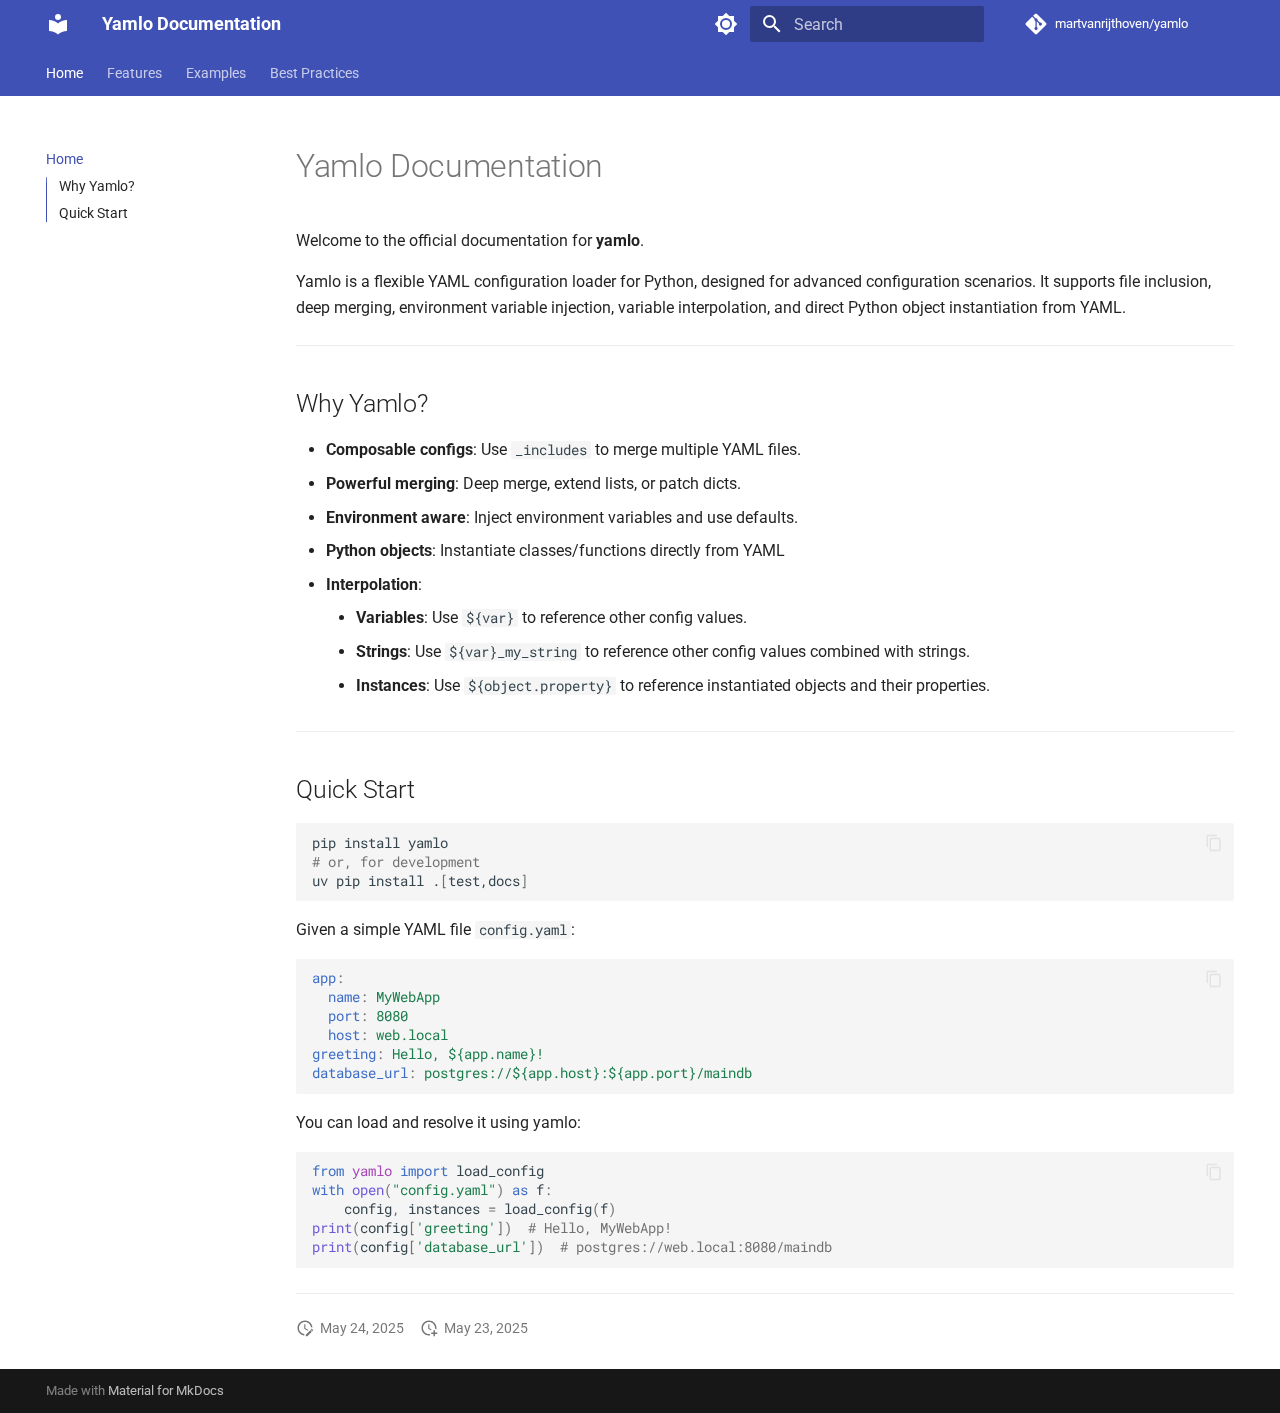
<file: index.html>
<!doctype html>
<html lang="en" class="no-js">
  <head>
    
      <meta charset="utf-8">
      <meta name="viewport" content="width=device-width,initial-scale=1">
      
      
      
        <link rel="canonical" href="https://martvanrijthoven.github.io/yamlo/">
      
      
      
        <link rel="next" href="features/">
      
      
      <link rel="icon" href="assets/images/favicon.png">
      <meta name="generator" content="mkdocs-1.6.1, mkdocs-material-9.6.14">
    
    
      
        <title>Yamlo Documentation</title>
      
    
    
      <link rel="stylesheet" href="assets/stylesheets/main.342714a4.min.css">
      
        
        <link rel="stylesheet" href="assets/stylesheets/palette.06af60db.min.css">
      
      


    
    
      
    
    
      
        
        
        <link rel="preconnect" href="https://fonts.gstatic.com" crossorigin>
        <link rel="stylesheet" href="https://fonts.googleapis.com/css?family=Roboto:300,300i,400,400i,700,700i%7CRoboto+Mono:400,400i,700,700i&display=fallback">
        <style>:root{--md-text-font:"Roboto";--md-code-font:"Roboto Mono"}</style>
      
    
    
      <link rel="stylesheet" href="assets/_mkdocstrings.css">
    
    <script>__md_scope=new URL(".",location),__md_hash=e=>[...e].reduce(((e,_)=>(e<<5)-e+_.charCodeAt(0)),0),__md_get=(e,_=localStorage,t=__md_scope)=>JSON.parse(_.getItem(t.pathname+"."+e)),__md_set=(e,_,t=localStorage,a=__md_scope)=>{try{t.setItem(a.pathname+"."+e,JSON.stringify(_))}catch(e){}}</script>
    
      

    
    
    
  </head>
  
  
    
    
      
    
    
    
    
    <body dir="ltr" data-md-color-scheme="default" data-md-color-primary="indigo" data-md-color-accent="indigo">
  
    
    <input class="md-toggle" data-md-toggle="drawer" type="checkbox" id="__drawer" autocomplete="off">
    <input class="md-toggle" data-md-toggle="search" type="checkbox" id="__search" autocomplete="off">
    <label class="md-overlay" for="__drawer"></label>
    <div data-md-component="skip">
      
        
        <a href="#yamlo-documentation" class="md-skip">
          Skip to content
        </a>
      
    </div>
    <div data-md-component="announce">
      
    </div>
    
    
      

<header class="md-header" data-md-component="header">
  <nav class="md-header__inner md-grid" aria-label="Header">
    <a href="." title="Yamlo Documentation" class="md-header__button md-logo" aria-label="Yamlo Documentation" data-md-component="logo">
      
  
  <svg xmlns="http://www.w3.org/2000/svg" viewBox="0 0 24 24"><path d="M12 8a3 3 0 0 0 3-3 3 3 0 0 0-3-3 3 3 0 0 0-3 3 3 3 0 0 0 3 3m0 3.54C9.64 9.35 6.5 8 3 8v11c3.5 0 6.64 1.35 9 3.54 2.36-2.19 5.5-3.54 9-3.54V8c-3.5 0-6.64 1.35-9 3.54"/></svg>

    </a>
    <label class="md-header__button md-icon" for="__drawer">
      
      <svg xmlns="http://www.w3.org/2000/svg" viewBox="0 0 24 24"><path d="M3 6h18v2H3zm0 5h18v2H3zm0 5h18v2H3z"/></svg>
    </label>
    <div class="md-header__title" data-md-component="header-title">
      <div class="md-header__ellipsis">
        <div class="md-header__topic">
          <span class="md-ellipsis">
            Yamlo Documentation
          </span>
        </div>
        <div class="md-header__topic" data-md-component="header-topic">
          <span class="md-ellipsis">
            
              Home
            
          </span>
        </div>
      </div>
    </div>
    
      
        <form class="md-header__option" data-md-component="palette">
  
    
    
    
    <input class="md-option" data-md-color-media="(prefers-color-scheme: light)" data-md-color-scheme="default" data-md-color-primary="indigo" data-md-color-accent="indigo"  aria-label="Switch to dark mode"  type="radio" name="__palette" id="__palette_0">
    
      <label class="md-header__button md-icon" title="Switch to dark mode" for="__palette_1" hidden>
        <svg xmlns="http://www.w3.org/2000/svg" viewBox="0 0 24 24"><path d="M12 8a4 4 0 0 0-4 4 4 4 0 0 0 4 4 4 4 0 0 0 4-4 4 4 0 0 0-4-4m0 10a6 6 0 0 1-6-6 6 6 0 0 1 6-6 6 6 0 0 1 6 6 6 6 0 0 1-6 6m8-9.31V4h-4.69L12 .69 8.69 4H4v4.69L.69 12 4 15.31V20h4.69L12 23.31 15.31 20H20v-4.69L23.31 12z"/></svg>
      </label>
    
  
    
    
    
    <input class="md-option" data-md-color-media="(prefers-color-scheme: dark)" data-md-color-scheme="slate" data-md-color-primary="indigo" data-md-color-accent="indigo"  aria-label="Switch to light mode"  type="radio" name="__palette" id="__palette_1">
    
      <label class="md-header__button md-icon" title="Switch to light mode" for="__palette_0" hidden>
        <svg xmlns="http://www.w3.org/2000/svg" viewBox="0 0 24 24"><path d="M12 18c-.89 0-1.74-.2-2.5-.55C11.56 16.5 13 14.42 13 12s-1.44-4.5-3.5-5.45C10.26 6.2 11.11 6 12 6a6 6 0 0 1 6 6 6 6 0 0 1-6 6m8-9.31V4h-4.69L12 .69 8.69 4H4v4.69L.69 12 4 15.31V20h4.69L12 23.31 15.31 20H20v-4.69L23.31 12z"/></svg>
      </label>
    
  
</form>
      
    
    
      <script>var palette=__md_get("__palette");if(palette&&palette.color){if("(prefers-color-scheme)"===palette.color.media){var media=matchMedia("(prefers-color-scheme: light)"),input=document.querySelector(media.matches?"[data-md-color-media='(prefers-color-scheme: light)']":"[data-md-color-media='(prefers-color-scheme: dark)']");palette.color.media=input.getAttribute("data-md-color-media"),palette.color.scheme=input.getAttribute("data-md-color-scheme"),palette.color.primary=input.getAttribute("data-md-color-primary"),palette.color.accent=input.getAttribute("data-md-color-accent")}for(var[key,value]of Object.entries(palette.color))document.body.setAttribute("data-md-color-"+key,value)}</script>
    
    
    
      
      
        <label class="md-header__button md-icon" for="__search">
          
          <svg xmlns="http://www.w3.org/2000/svg" viewBox="0 0 24 24"><path d="M9.5 3A6.5 6.5 0 0 1 16 9.5c0 1.61-.59 3.09-1.56 4.23l.27.27h.79l5 5-1.5 1.5-5-5v-.79l-.27-.27A6.52 6.52 0 0 1 9.5 16 6.5 6.5 0 0 1 3 9.5 6.5 6.5 0 0 1 9.5 3m0 2C7 5 5 7 5 9.5S7 14 9.5 14 14 12 14 9.5 12 5 9.5 5"/></svg>
        </label>
        <div class="md-search" data-md-component="search" role="dialog">
  <label class="md-search__overlay" for="__search"></label>
  <div class="md-search__inner" role="search">
    <form class="md-search__form" name="search">
      <input type="text" class="md-search__input" name="query" aria-label="Search" placeholder="Search" autocapitalize="off" autocorrect="off" autocomplete="off" spellcheck="false" data-md-component="search-query" required>
      <label class="md-search__icon md-icon" for="__search">
        
        <svg xmlns="http://www.w3.org/2000/svg" viewBox="0 0 24 24"><path d="M9.5 3A6.5 6.5 0 0 1 16 9.5c0 1.61-.59 3.09-1.56 4.23l.27.27h.79l5 5-1.5 1.5-5-5v-.79l-.27-.27A6.52 6.52 0 0 1 9.5 16 6.5 6.5 0 0 1 3 9.5 6.5 6.5 0 0 1 9.5 3m0 2C7 5 5 7 5 9.5S7 14 9.5 14 14 12 14 9.5 12 5 9.5 5"/></svg>
        
        <svg xmlns="http://www.w3.org/2000/svg" viewBox="0 0 24 24"><path d="M20 11v2H8l5.5 5.5-1.42 1.42L4.16 12l7.92-7.92L13.5 5.5 8 11z"/></svg>
      </label>
      <nav class="md-search__options" aria-label="Search">
        
        <button type="reset" class="md-search__icon md-icon" title="Clear" aria-label="Clear" tabindex="-1">
          
          <svg xmlns="http://www.w3.org/2000/svg" viewBox="0 0 24 24"><path d="M19 6.41 17.59 5 12 10.59 6.41 5 5 6.41 10.59 12 5 17.59 6.41 19 12 13.41 17.59 19 19 17.59 13.41 12z"/></svg>
        </button>
      </nav>
      
        <div class="md-search__suggest" data-md-component="search-suggest"></div>
      
    </form>
    <div class="md-search__output">
      <div class="md-search__scrollwrap" tabindex="0" data-md-scrollfix>
        <div class="md-search-result" data-md-component="search-result">
          <div class="md-search-result__meta">
            Initializing search
          </div>
          <ol class="md-search-result__list" role="presentation"></ol>
        </div>
      </div>
    </div>
  </div>
</div>
      
    
    
      <div class="md-header__source">
        <a href="https://github.com/martvanrijthoven/yamlo/" title="Go to repository" class="md-source" data-md-component="source">
  <div class="md-source__icon md-icon">
    
    <svg xmlns="http://www.w3.org/2000/svg" viewBox="0 0 448 512"><!--! Font Awesome Free 6.7.2 by @fontawesome - https://fontawesome.com License - https://fontawesome.com/license/free (Icons: CC BY 4.0, Fonts: SIL OFL 1.1, Code: MIT License) Copyright 2024 Fonticons, Inc.--><path d="M439.55 236.05 244 40.45a28.87 28.87 0 0 0-40.81 0l-40.66 40.63 51.52 51.52c27.06-9.14 52.68 16.77 43.39 43.68l49.66 49.66c34.23-11.8 61.18 31 35.47 56.69-26.49 26.49-70.21-2.87-56-37.34L240.22 199v121.85c25.3 12.54 22.26 41.85 9.08 55a34.34 34.34 0 0 1-48.55 0c-17.57-17.6-11.07-46.91 11.25-56v-123c-20.8-8.51-24.6-30.74-18.64-45L142.57 101 8.45 235.14a28.86 28.86 0 0 0 0 40.81l195.61 195.6a28.86 28.86 0 0 0 40.8 0l194.69-194.69a28.86 28.86 0 0 0 0-40.81"/></svg>
  </div>
  <div class="md-source__repository">
    martvanrijthoven/yamlo
  </div>
</a>
      </div>
    
  </nav>
  
</header>
    
    <div class="md-container" data-md-component="container">
      
      
        
          
            
<nav class="md-tabs" aria-label="Tabs" data-md-component="tabs">
  <div class="md-grid">
    <ul class="md-tabs__list">
      
        
  
  
  
    
  
  
    <li class="md-tabs__item md-tabs__item--active">
      <a href="." class="md-tabs__link">
        
  
  
    
  
  Home

      </a>
    </li>
  

      
        
  
  
  
  
    <li class="md-tabs__item">
      <a href="features/" class="md-tabs__link">
        
  
  
    
  
  Features

      </a>
    </li>
  

      
        
  
  
  
  
    <li class="md-tabs__item">
      <a href="examples/" class="md-tabs__link">
        
  
  
    
  
  Examples

      </a>
    </li>
  

      
        
  
  
  
  
    <li class="md-tabs__item">
      <a href="best-practices/" class="md-tabs__link">
        
  
  
    
  
  Best Practices

      </a>
    </li>
  

      
    </ul>
  </div>
</nav>
          
        
      
      <main class="md-main" data-md-component="main">
        <div class="md-main__inner md-grid">
          
            
              
              <div class="md-sidebar md-sidebar--primary" data-md-component="sidebar" data-md-type="navigation" >
                <div class="md-sidebar__scrollwrap">
                  <div class="md-sidebar__inner">
                    


  


  

<nav class="md-nav md-nav--primary md-nav--lifted md-nav--integrated" aria-label="Navigation" data-md-level="0">
  <label class="md-nav__title" for="__drawer">
    <a href="." title="Yamlo Documentation" class="md-nav__button md-logo" aria-label="Yamlo Documentation" data-md-component="logo">
      
  
  <svg xmlns="http://www.w3.org/2000/svg" viewBox="0 0 24 24"><path d="M12 8a3 3 0 0 0 3-3 3 3 0 0 0-3-3 3 3 0 0 0-3 3 3 3 0 0 0 3 3m0 3.54C9.64 9.35 6.5 8 3 8v11c3.5 0 6.64 1.35 9 3.54 2.36-2.19 5.5-3.54 9-3.54V8c-3.5 0-6.64 1.35-9 3.54"/></svg>

    </a>
    Yamlo Documentation
  </label>
  
    <div class="md-nav__source">
      <a href="https://github.com/martvanrijthoven/yamlo/" title="Go to repository" class="md-source" data-md-component="source">
  <div class="md-source__icon md-icon">
    
    <svg xmlns="http://www.w3.org/2000/svg" viewBox="0 0 448 512"><!--! Font Awesome Free 6.7.2 by @fontawesome - https://fontawesome.com License - https://fontawesome.com/license/free (Icons: CC BY 4.0, Fonts: SIL OFL 1.1, Code: MIT License) Copyright 2024 Fonticons, Inc.--><path d="M439.55 236.05 244 40.45a28.87 28.87 0 0 0-40.81 0l-40.66 40.63 51.52 51.52c27.06-9.14 52.68 16.77 43.39 43.68l49.66 49.66c34.23-11.8 61.18 31 35.47 56.69-26.49 26.49-70.21-2.87-56-37.34L240.22 199v121.85c25.3 12.54 22.26 41.85 9.08 55a34.34 34.34 0 0 1-48.55 0c-17.57-17.6-11.07-46.91 11.25-56v-123c-20.8-8.51-24.6-30.74-18.64-45L142.57 101 8.45 235.14a28.86 28.86 0 0 0 0 40.81l195.61 195.6a28.86 28.86 0 0 0 40.8 0l194.69-194.69a28.86 28.86 0 0 0 0-40.81"/></svg>
  </div>
  <div class="md-source__repository">
    martvanrijthoven/yamlo
  </div>
</a>
    </div>
  
  <ul class="md-nav__list" data-md-scrollfix>
    
      
      
  
  
    
  
  
  
    <li class="md-nav__item md-nav__item--active">
      
      <input class="md-nav__toggle md-toggle" type="checkbox" id="__toc">
      
      
        
      
      
        <label class="md-nav__link md-nav__link--active" for="__toc">
          
  
  
  <span class="md-ellipsis">
    Home
    
  </span>
  

          <span class="md-nav__icon md-icon"></span>
        </label>
      
      <a href="." class="md-nav__link md-nav__link--active">
        
  
  
  <span class="md-ellipsis">
    Home
    
  </span>
  

      </a>
      
        

<nav class="md-nav md-nav--secondary" aria-label="Table of contents">
  
  
  
    
  
  
    <label class="md-nav__title" for="__toc">
      <span class="md-nav__icon md-icon"></span>
      Table of contents
    </label>
    <ul class="md-nav__list" data-md-component="toc" data-md-scrollfix>
      
        <li class="md-nav__item">
  <a href="#why-yamlo" class="md-nav__link">
    <span class="md-ellipsis">
      Why Yamlo?
    </span>
  </a>
  
</li>
      
        <li class="md-nav__item">
  <a href="#quick-start" class="md-nav__link">
    <span class="md-ellipsis">
      Quick Start
    </span>
  </a>
  
</li>
      
    </ul>
  
</nav>
      
    </li>
  

    
      
      
  
  
  
  
    <li class="md-nav__item">
      <a href="features/" class="md-nav__link">
        
  
  
  <span class="md-ellipsis">
    Features
    
  </span>
  

      </a>
    </li>
  

    
      
      
  
  
  
  
    <li class="md-nav__item">
      <a href="examples/" class="md-nav__link">
        
  
  
  <span class="md-ellipsis">
    Examples
    
  </span>
  

      </a>
    </li>
  

    
      
      
  
  
  
  
    <li class="md-nav__item">
      <a href="best-practices/" class="md-nav__link">
        
  
  
  <span class="md-ellipsis">
    Best Practices
    
  </span>
  

      </a>
    </li>
  

    
  </ul>
</nav>
                  </div>
                </div>
              </div>
            
            
          
          
            <div class="md-content" data-md-component="content">
              <article class="md-content__inner md-typeset">
                
                  


  
  


<h1 id="yamlo-documentation">Yamlo Documentation<a class="headerlink" href="#yamlo-documentation" title="Permanent link">&para;</a></h1>
<p>Welcome to the official documentation for <strong>yamlo</strong>.</p>
<p>Yamlo is a flexible YAML configuration loader for Python, designed for advanced configuration scenarios. It supports file inclusion, deep merging, environment variable injection, variable interpolation, and direct Python object instantiation from YAML.</p>
<hr />
<h2 id="why-yamlo">Why Yamlo?<a class="headerlink" href="#why-yamlo" title="Permanent link">&para;</a></h2>
<ul>
<li><strong>Composable configs</strong>: Use <code>_includes</code> to merge multiple YAML files.</li>
<li><strong>Powerful merging</strong>: Deep merge, extend lists, or patch dicts.</li>
<li><strong>Environment aware</strong>: Inject environment variables and use defaults.</li>
<li><strong>Python objects</strong>: Instantiate classes/functions directly from YAML</li>
<li><strong>Interpolation</strong>: <ul>
<li><strong>Variables</strong>: Use <code>${var}</code> to reference other config values.</li>
<li><strong>Strings</strong>: Use <code>${var}_my_string</code> to reference other config values combined with strings.</li>
<li><strong>Instances</strong>: Use <code>${object.property}</code> to reference instantiated objects and their properties.</li>
</ul>
</li>
</ul>
<hr />
<h2 id="quick-start">Quick Start<a class="headerlink" href="#quick-start" title="Permanent link">&para;</a></h2>
<div class="language-bash highlight"><pre><span></span><code><span id="__span-0-1"><a id="__codelineno-0-1" name="__codelineno-0-1" href="#__codelineno-0-1"></a>pip<span class="w"> </span>install<span class="w"> </span>yamlo
</span><span id="__span-0-2"><a id="__codelineno-0-2" name="__codelineno-0-2" href="#__codelineno-0-2"></a><span class="c1"># or, for development</span>
</span><span id="__span-0-3"><a id="__codelineno-0-3" name="__codelineno-0-3" href="#__codelineno-0-3"></a>uv<span class="w"> </span>pip<span class="w"> </span>install<span class="w"> </span>.<span class="o">[</span>test,docs<span class="o">]</span>
</span></code></pre></div>
<p>Given a simple YAML file <code>config.yaml</code>:</p>
<div class="language-yaml highlight"><pre><span></span><code><span id="__span-1-1"><a id="__codelineno-1-1" name="__codelineno-1-1" href="#__codelineno-1-1"></a><span class="nt">app</span><span class="p">:</span>
</span><span id="__span-1-2"><a id="__codelineno-1-2" name="__codelineno-1-2" href="#__codelineno-1-2"></a><span class="w">  </span><span class="nt">name</span><span class="p">:</span><span class="w"> </span><span class="l l-Scalar l-Scalar-Plain">MyWebApp</span>
</span><span id="__span-1-3"><a id="__codelineno-1-3" name="__codelineno-1-3" href="#__codelineno-1-3"></a><span class="w">  </span><span class="nt">port</span><span class="p">:</span><span class="w"> </span><span class="l l-Scalar l-Scalar-Plain">8080</span>
</span><span id="__span-1-4"><a id="__codelineno-1-4" name="__codelineno-1-4" href="#__codelineno-1-4"></a><span class="w">  </span><span class="nt">host</span><span class="p">:</span><span class="w"> </span><span class="l l-Scalar l-Scalar-Plain">web.local</span>
</span><span id="__span-1-5"><a id="__codelineno-1-5" name="__codelineno-1-5" href="#__codelineno-1-5"></a><span class="nt">greeting</span><span class="p">:</span><span class="w"> </span><span class="l l-Scalar l-Scalar-Plain">Hello, ${app.name}!</span>
</span><span id="__span-1-6"><a id="__codelineno-1-6" name="__codelineno-1-6" href="#__codelineno-1-6"></a><span class="nt">database_url</span><span class="p">:</span><span class="w"> </span><span class="l l-Scalar l-Scalar-Plain">postgres://${app.host}:${app.port}/maindb</span>
</span></code></pre></div>
<p>You can load and resolve it using yamlo:</p>
<div class="language-python highlight"><pre><span></span><code><span id="__span-2-1"><a id="__codelineno-2-1" name="__codelineno-2-1" href="#__codelineno-2-1"></a><span class="kn">from</span><span class="w"> </span><span class="nn">yamlo</span><span class="w"> </span><span class="kn">import</span> <span class="n">load_config</span>
</span><span id="__span-2-2"><a id="__codelineno-2-2" name="__codelineno-2-2" href="#__codelineno-2-2"></a><span class="k">with</span> <span class="nb">open</span><span class="p">(</span><span class="s2">&quot;config.yaml&quot;</span><span class="p">)</span> <span class="k">as</span> <span class="n">f</span><span class="p">:</span>
</span><span id="__span-2-3"><a id="__codelineno-2-3" name="__codelineno-2-3" href="#__codelineno-2-3"></a>    <span class="n">config</span><span class="p">,</span> <span class="n">instances</span> <span class="o">=</span> <span class="n">load_config</span><span class="p">(</span><span class="n">f</span><span class="p">)</span>
</span><span id="__span-2-4"><a id="__codelineno-2-4" name="__codelineno-2-4" href="#__codelineno-2-4"></a><span class="nb">print</span><span class="p">(</span><span class="n">config</span><span class="p">[</span><span class="s1">&#39;greeting&#39;</span><span class="p">])</span>  <span class="c1"># Hello, MyWebApp!</span>
</span><span id="__span-2-5"><a id="__codelineno-2-5" name="__codelineno-2-5" href="#__codelineno-2-5"></a><span class="nb">print</span><span class="p">(</span><span class="n">config</span><span class="p">[</span><span class="s1">&#39;database_url&#39;</span><span class="p">])</span>  <span class="c1"># postgres://web.local:8080/maindb</span>
</span></code></pre></div>
<hr />







  
    
  
  
    
  


  <aside class="md-source-file">
    
      
  <span class="md-source-file__fact">
    <span class="md-icon" title="Last update">
      <svg xmlns="http://www.w3.org/2000/svg" viewBox="0 0 24 24"><path d="M21 13.1c-.1 0-.3.1-.4.2l-1 1 2.1 2.1 1-1c.2-.2.2-.6 0-.8l-1.3-1.3c-.1-.1-.2-.2-.4-.2m-1.9 1.8-6.1 6V23h2.1l6.1-6.1zM12.5 7v5.2l4 2.4-1 1L11 13V7zM11 21.9c-5.1-.5-9-4.8-9-9.9C2 6.5 6.5 2 12 2c5.3 0 9.6 4.1 10 9.3-.3-.1-.6-.2-1-.2s-.7.1-1 .2C19.6 7.2 16.2 4 12 4c-4.4 0-8 3.6-8 8 0 4.1 3.1 7.5 7.1 7.9l-.1.2z"/></svg>
    </span>
    <span class="git-revision-date-localized-plugin git-revision-date-localized-plugin-date" title="May 24, 2025 19:37:35 UTC">May 24, 2025</span>
  </span>

    
    
      
  <span class="md-source-file__fact">
    <span class="md-icon" title="Created">
      <svg xmlns="http://www.w3.org/2000/svg" viewBox="0 0 24 24"><path d="M14.47 15.08 11 13V7h1.5v5.25l3.08 1.83c-.41.28-.79.62-1.11 1m-1.39 4.84c-.36.05-.71.08-1.08.08-4.42 0-8-3.58-8-8s3.58-8 8-8 8 3.58 8 8c0 .37-.03.72-.08 1.08.69.1 1.33.32 1.92.64.1-.56.16-1.13.16-1.72 0-5.5-4.5-10-10-10S2 6.5 2 12s4.47 10 10 10c.59 0 1.16-.06 1.72-.16-.32-.59-.54-1.23-.64-1.92M18 15v3h-3v2h3v3h2v-3h3v-2h-3v-3z"/></svg>
    </span>
    <span class="git-revision-date-localized-plugin git-revision-date-localized-plugin-date" title="May 23, 2025 18:56:26 UTC">May 23, 2025</span>
  </span>

    
    
    
  </aside>





                
              </article>
            </div>
          
          
  <script>var tabs=__md_get("__tabs");if(Array.isArray(tabs))e:for(var set of document.querySelectorAll(".tabbed-set")){var labels=set.querySelector(".tabbed-labels");for(var tab of tabs)for(var label of labels.getElementsByTagName("label"))if(label.innerText.trim()===tab){var input=document.getElementById(label.htmlFor);input.checked=!0;continue e}}</script>

<script>var target=document.getElementById(location.hash.slice(1));target&&target.name&&(target.checked=target.name.startsWith("__tabbed_"))</script>
        </div>
        
          <button type="button" class="md-top md-icon" data-md-component="top" hidden>
  
  <svg xmlns="http://www.w3.org/2000/svg" viewBox="0 0 24 24"><path d="M13 20h-2V8l-5.5 5.5-1.42-1.42L12 4.16l7.92 7.92-1.42 1.42L13 8z"/></svg>
  Back to top
</button>
        
      </main>
      
        <footer class="md-footer">
  
  <div class="md-footer-meta md-typeset">
    <div class="md-footer-meta__inner md-grid">
      <div class="md-copyright">
  
  
    Made with
    <a href="https://squidfunk.github.io/mkdocs-material/" target="_blank" rel="noopener">
      Material for MkDocs
    </a>
  
</div>
      
    </div>
  </div>
</footer>
      
    </div>
    <div class="md-dialog" data-md-component="dialog">
      <div class="md-dialog__inner md-typeset"></div>
    </div>
    
    
    
      
      <script id="__config" type="application/json">{"base": ".", "features": ["navigation.tabs", "navigation.sections", "toc.integrate", "navigation.top", "search.suggest", "search.highlight", "content.tabs.link", "content.code.annotation", "content.code.copy"], "search": "assets/javascripts/workers/search.d50fe291.min.js", "tags": null, "translations": {"clipboard.copied": "Copied to clipboard", "clipboard.copy": "Copy to clipboard", "search.result.more.one": "1 more on this page", "search.result.more.other": "# more on this page", "search.result.none": "No matching documents", "search.result.one": "1 matching document", "search.result.other": "# matching documents", "search.result.placeholder": "Type to start searching", "search.result.term.missing": "Missing", "select.version": "Select version"}, "version": null}</script>
    
    
      <script src="assets/javascripts/bundle.13a4f30d.min.js"></script>
      
    
  </body>
</html>
</file>
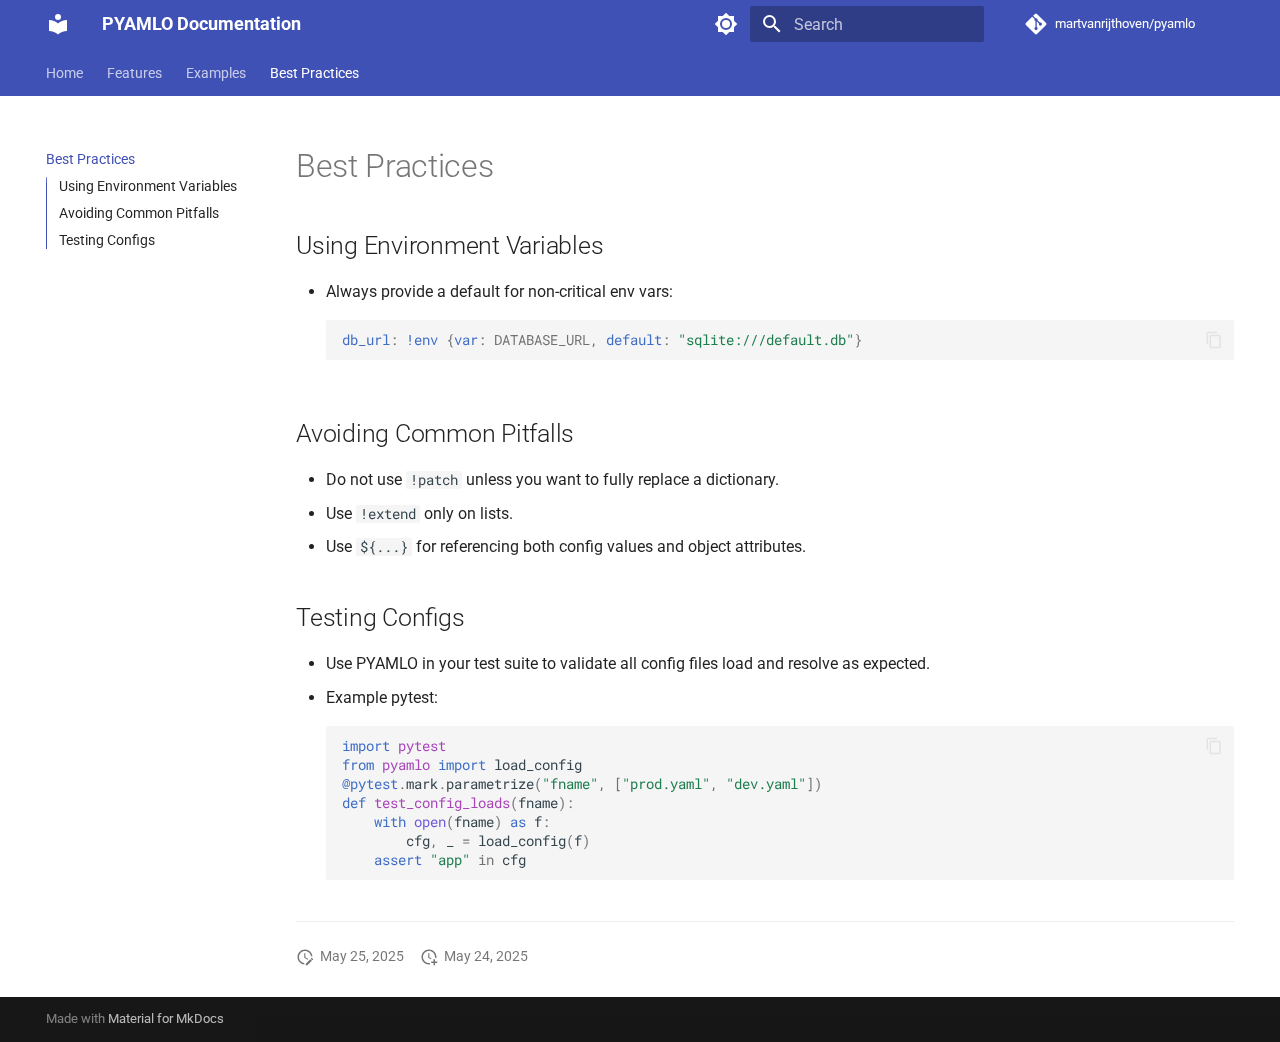
<file: best-practices/index.html>
<!doctype html>
<html lang="en" class="no-js">
  <head>
    
      <meta charset="utf-8">
      <meta name="viewport" content="width=device-width,initial-scale=1">
      
      
      
        <link rel="canonical" href="https://martvanrijthoven.github.io/pyamlo/best-practices/">
      
      
        <link rel="prev" href="../examples/">
      
      
      
      <link rel="icon" href="../assets/images/favicon.png">
      <meta name="generator" content="mkdocs-1.6.1, mkdocs-material-9.6.14">
    
    
      
        <title>Best Practices - PYAMLO Documentation</title>
      
    
    
      <link rel="stylesheet" href="../assets/stylesheets/main.342714a4.min.css">
      
        
        <link rel="stylesheet" href="../assets/stylesheets/palette.06af60db.min.css">
      
      


    
    
      
    
    
      
        
        
        <link rel="preconnect" href="https://fonts.gstatic.com" crossorigin>
        <link rel="stylesheet" href="https://fonts.googleapis.com/css?family=Roboto:300,300i,400,400i,700,700i%7CRoboto+Mono:400,400i,700,700i&display=fallback">
        <style>:root{--md-text-font:"Roboto";--md-code-font:"Roboto Mono"}</style>
      
    
    
      <link rel="stylesheet" href="../assets/_mkdocstrings.css">
    
    <script>__md_scope=new URL("..",location),__md_hash=e=>[...e].reduce(((e,_)=>(e<<5)-e+_.charCodeAt(0)),0),__md_get=(e,_=localStorage,t=__md_scope)=>JSON.parse(_.getItem(t.pathname+"."+e)),__md_set=(e,_,t=localStorage,a=__md_scope)=>{try{t.setItem(a.pathname+"."+e,JSON.stringify(_))}catch(e){}}</script>
    
      

    
    
    
  </head>
  
  
    
    
      
    
    
    
    
    <body dir="ltr" data-md-color-scheme="default" data-md-color-primary="indigo" data-md-color-accent="indigo">
  
    
    <input class="md-toggle" data-md-toggle="drawer" type="checkbox" id="__drawer" autocomplete="off">
    <input class="md-toggle" data-md-toggle="search" type="checkbox" id="__search" autocomplete="off">
    <label class="md-overlay" for="__drawer"></label>
    <div data-md-component="skip">
      
        
        <a href="#best-practices" class="md-skip">
          Skip to content
        </a>
      
    </div>
    <div data-md-component="announce">
      
    </div>
    
    
      

<header class="md-header" data-md-component="header">
  <nav class="md-header__inner md-grid" aria-label="Header">
    <a href=".." title="PYAMLO Documentation" class="md-header__button md-logo" aria-label="PYAMLO Documentation" data-md-component="logo">
      
  
  <svg xmlns="http://www.w3.org/2000/svg" viewBox="0 0 24 24"><path d="M12 8a3 3 0 0 0 3-3 3 3 0 0 0-3-3 3 3 0 0 0-3 3 3 3 0 0 0 3 3m0 3.54C9.64 9.35 6.5 8 3 8v11c3.5 0 6.64 1.35 9 3.54 2.36-2.19 5.5-3.54 9-3.54V8c-3.5 0-6.64 1.35-9 3.54"/></svg>

    </a>
    <label class="md-header__button md-icon" for="__drawer">
      
      <svg xmlns="http://www.w3.org/2000/svg" viewBox="0 0 24 24"><path d="M3 6h18v2H3zm0 5h18v2H3zm0 5h18v2H3z"/></svg>
    </label>
    <div class="md-header__title" data-md-component="header-title">
      <div class="md-header__ellipsis">
        <div class="md-header__topic">
          <span class="md-ellipsis">
            PYAMLO Documentation
          </span>
        </div>
        <div class="md-header__topic" data-md-component="header-topic">
          <span class="md-ellipsis">
            
              Best Practices
            
          </span>
        </div>
      </div>
    </div>
    
      
        <form class="md-header__option" data-md-component="palette">
  
    
    
    
    <input class="md-option" data-md-color-media="(prefers-color-scheme: light)" data-md-color-scheme="default" data-md-color-primary="indigo" data-md-color-accent="indigo"  aria-label="Switch to dark mode"  type="radio" name="__palette" id="__palette_0">
    
      <label class="md-header__button md-icon" title="Switch to dark mode" for="__palette_1" hidden>
        <svg xmlns="http://www.w3.org/2000/svg" viewBox="0 0 24 24"><path d="M12 8a4 4 0 0 0-4 4 4 4 0 0 0 4 4 4 4 0 0 0 4-4 4 4 0 0 0-4-4m0 10a6 6 0 0 1-6-6 6 6 0 0 1 6-6 6 6 0 0 1 6 6 6 6 0 0 1-6 6m8-9.31V4h-4.69L12 .69 8.69 4H4v4.69L.69 12 4 15.31V20h4.69L12 23.31 15.31 20H20v-4.69L23.31 12z"/></svg>
      </label>
    
  
    
    
    
    <input class="md-option" data-md-color-media="(prefers-color-scheme: dark)" data-md-color-scheme="slate" data-md-color-primary="indigo" data-md-color-accent="indigo"  aria-label="Switch to light mode"  type="radio" name="__palette" id="__palette_1">
    
      <label class="md-header__button md-icon" title="Switch to light mode" for="__palette_0" hidden>
        <svg xmlns="http://www.w3.org/2000/svg" viewBox="0 0 24 24"><path d="M12 18c-.89 0-1.74-.2-2.5-.55C11.56 16.5 13 14.42 13 12s-1.44-4.5-3.5-5.45C10.26 6.2 11.11 6 12 6a6 6 0 0 1 6 6 6 6 0 0 1-6 6m8-9.31V4h-4.69L12 .69 8.69 4H4v4.69L.69 12 4 15.31V20h4.69L12 23.31 15.31 20H20v-4.69L23.31 12z"/></svg>
      </label>
    
  
</form>
      
    
    
      <script>var palette=__md_get("__palette");if(palette&&palette.color){if("(prefers-color-scheme)"===palette.color.media){var media=matchMedia("(prefers-color-scheme: light)"),input=document.querySelector(media.matches?"[data-md-color-media='(prefers-color-scheme: light)']":"[data-md-color-media='(prefers-color-scheme: dark)']");palette.color.media=input.getAttribute("data-md-color-media"),palette.color.scheme=input.getAttribute("data-md-color-scheme"),palette.color.primary=input.getAttribute("data-md-color-primary"),palette.color.accent=input.getAttribute("data-md-color-accent")}for(var[key,value]of Object.entries(palette.color))document.body.setAttribute("data-md-color-"+key,value)}</script>
    
    
    
      
      
        <label class="md-header__button md-icon" for="__search">
          
          <svg xmlns="http://www.w3.org/2000/svg" viewBox="0 0 24 24"><path d="M9.5 3A6.5 6.5 0 0 1 16 9.5c0 1.61-.59 3.09-1.56 4.23l.27.27h.79l5 5-1.5 1.5-5-5v-.79l-.27-.27A6.52 6.52 0 0 1 9.5 16 6.5 6.5 0 0 1 3 9.5 6.5 6.5 0 0 1 9.5 3m0 2C7 5 5 7 5 9.5S7 14 9.5 14 14 12 14 9.5 12 5 9.5 5"/></svg>
        </label>
        <div class="md-search" data-md-component="search" role="dialog">
  <label class="md-search__overlay" for="__search"></label>
  <div class="md-search__inner" role="search">
    <form class="md-search__form" name="search">
      <input type="text" class="md-search__input" name="query" aria-label="Search" placeholder="Search" autocapitalize="off" autocorrect="off" autocomplete="off" spellcheck="false" data-md-component="search-query" required>
      <label class="md-search__icon md-icon" for="__search">
        
        <svg xmlns="http://www.w3.org/2000/svg" viewBox="0 0 24 24"><path d="M9.5 3A6.5 6.5 0 0 1 16 9.5c0 1.61-.59 3.09-1.56 4.23l.27.27h.79l5 5-1.5 1.5-5-5v-.79l-.27-.27A6.52 6.52 0 0 1 9.5 16 6.5 6.5 0 0 1 3 9.5 6.5 6.5 0 0 1 9.5 3m0 2C7 5 5 7 5 9.5S7 14 9.5 14 14 12 14 9.5 12 5 9.5 5"/></svg>
        
        <svg xmlns="http://www.w3.org/2000/svg" viewBox="0 0 24 24"><path d="M20 11v2H8l5.5 5.5-1.42 1.42L4.16 12l7.92-7.92L13.5 5.5 8 11z"/></svg>
      </label>
      <nav class="md-search__options" aria-label="Search">
        
        <button type="reset" class="md-search__icon md-icon" title="Clear" aria-label="Clear" tabindex="-1">
          
          <svg xmlns="http://www.w3.org/2000/svg" viewBox="0 0 24 24"><path d="M19 6.41 17.59 5 12 10.59 6.41 5 5 6.41 10.59 12 5 17.59 6.41 19 12 13.41 17.59 19 19 17.59 13.41 12z"/></svg>
        </button>
      </nav>
      
        <div class="md-search__suggest" data-md-component="search-suggest"></div>
      
    </form>
    <div class="md-search__output">
      <div class="md-search__scrollwrap" tabindex="0" data-md-scrollfix>
        <div class="md-search-result" data-md-component="search-result">
          <div class="md-search-result__meta">
            Initializing search
          </div>
          <ol class="md-search-result__list" role="presentation"></ol>
        </div>
      </div>
    </div>
  </div>
</div>
      
    
    
      <div class="md-header__source">
        <a href="https://github.com/martvanrijthoven/pyamlo/" title="Go to repository" class="md-source" data-md-component="source">
  <div class="md-source__icon md-icon">
    
    <svg xmlns="http://www.w3.org/2000/svg" viewBox="0 0 448 512"><!--! Font Awesome Free 6.7.2 by @fontawesome - https://fontawesome.com License - https://fontawesome.com/license/free (Icons: CC BY 4.0, Fonts: SIL OFL 1.1, Code: MIT License) Copyright 2024 Fonticons, Inc.--><path d="M439.55 236.05 244 40.45a28.87 28.87 0 0 0-40.81 0l-40.66 40.63 51.52 51.52c27.06-9.14 52.68 16.77 43.39 43.68l49.66 49.66c34.23-11.8 61.18 31 35.47 56.69-26.49 26.49-70.21-2.87-56-37.34L240.22 199v121.85c25.3 12.54 22.26 41.85 9.08 55a34.34 34.34 0 0 1-48.55 0c-17.57-17.6-11.07-46.91 11.25-56v-123c-20.8-8.51-24.6-30.74-18.64-45L142.57 101 8.45 235.14a28.86 28.86 0 0 0 0 40.81l195.61 195.6a28.86 28.86 0 0 0 40.8 0l194.69-194.69a28.86 28.86 0 0 0 0-40.81"/></svg>
  </div>
  <div class="md-source__repository">
    martvanrijthoven/pyamlo
  </div>
</a>
      </div>
    
  </nav>
  
</header>
    
    <div class="md-container" data-md-component="container">
      
      
        
          
            
<nav class="md-tabs" aria-label="Tabs" data-md-component="tabs">
  <div class="md-grid">
    <ul class="md-tabs__list">
      
        
  
  
  
  
    <li class="md-tabs__item">
      <a href=".." class="md-tabs__link">
        
  
  
    
  
  Home

      </a>
    </li>
  

      
        
  
  
  
  
    <li class="md-tabs__item">
      <a href="../features/" class="md-tabs__link">
        
  
  
    
  
  Features

      </a>
    </li>
  

      
        
  
  
  
  
    <li class="md-tabs__item">
      <a href="../examples/" class="md-tabs__link">
        
  
  
    
  
  Examples

      </a>
    </li>
  

      
        
  
  
  
    
  
  
    <li class="md-tabs__item md-tabs__item--active">
      <a href="./" class="md-tabs__link">
        
  
  
    
  
  Best Practices

      </a>
    </li>
  

      
    </ul>
  </div>
</nav>
          
        
      
      <main class="md-main" data-md-component="main">
        <div class="md-main__inner md-grid">
          
            
              
              <div class="md-sidebar md-sidebar--primary" data-md-component="sidebar" data-md-type="navigation" >
                <div class="md-sidebar__scrollwrap">
                  <div class="md-sidebar__inner">
                    


  


  

<nav class="md-nav md-nav--primary md-nav--lifted md-nav--integrated" aria-label="Navigation" data-md-level="0">
  <label class="md-nav__title" for="__drawer">
    <a href=".." title="PYAMLO Documentation" class="md-nav__button md-logo" aria-label="PYAMLO Documentation" data-md-component="logo">
      
  
  <svg xmlns="http://www.w3.org/2000/svg" viewBox="0 0 24 24"><path d="M12 8a3 3 0 0 0 3-3 3 3 0 0 0-3-3 3 3 0 0 0-3 3 3 3 0 0 0 3 3m0 3.54C9.64 9.35 6.5 8 3 8v11c3.5 0 6.64 1.35 9 3.54 2.36-2.19 5.5-3.54 9-3.54V8c-3.5 0-6.64 1.35-9 3.54"/></svg>

    </a>
    PYAMLO Documentation
  </label>
  
    <div class="md-nav__source">
      <a href="https://github.com/martvanrijthoven/pyamlo/" title="Go to repository" class="md-source" data-md-component="source">
  <div class="md-source__icon md-icon">
    
    <svg xmlns="http://www.w3.org/2000/svg" viewBox="0 0 448 512"><!--! Font Awesome Free 6.7.2 by @fontawesome - https://fontawesome.com License - https://fontawesome.com/license/free (Icons: CC BY 4.0, Fonts: SIL OFL 1.1, Code: MIT License) Copyright 2024 Fonticons, Inc.--><path d="M439.55 236.05 244 40.45a28.87 28.87 0 0 0-40.81 0l-40.66 40.63 51.52 51.52c27.06-9.14 52.68 16.77 43.39 43.68l49.66 49.66c34.23-11.8 61.18 31 35.47 56.69-26.49 26.49-70.21-2.87-56-37.34L240.22 199v121.85c25.3 12.54 22.26 41.85 9.08 55a34.34 34.34 0 0 1-48.55 0c-17.57-17.6-11.07-46.91 11.25-56v-123c-20.8-8.51-24.6-30.74-18.64-45L142.57 101 8.45 235.14a28.86 28.86 0 0 0 0 40.81l195.61 195.6a28.86 28.86 0 0 0 40.8 0l194.69-194.69a28.86 28.86 0 0 0 0-40.81"/></svg>
  </div>
  <div class="md-source__repository">
    martvanrijthoven/pyamlo
  </div>
</a>
    </div>
  
  <ul class="md-nav__list" data-md-scrollfix>
    
      
      
  
  
  
  
    <li class="md-nav__item">
      <a href=".." class="md-nav__link">
        
  
  
  <span class="md-ellipsis">
    Home
    
  </span>
  

      </a>
    </li>
  

    
      
      
  
  
  
  
    <li class="md-nav__item">
      <a href="../features/" class="md-nav__link">
        
  
  
  <span class="md-ellipsis">
    Features
    
  </span>
  

      </a>
    </li>
  

    
      
      
  
  
  
  
    <li class="md-nav__item">
      <a href="../examples/" class="md-nav__link">
        
  
  
  <span class="md-ellipsis">
    Examples
    
  </span>
  

      </a>
    </li>
  

    
      
      
  
  
    
  
  
  
    <li class="md-nav__item md-nav__item--active">
      
      <input class="md-nav__toggle md-toggle" type="checkbox" id="__toc">
      
      
        
      
      
        <label class="md-nav__link md-nav__link--active" for="__toc">
          
  
  
  <span class="md-ellipsis">
    Best Practices
    
  </span>
  

          <span class="md-nav__icon md-icon"></span>
        </label>
      
      <a href="./" class="md-nav__link md-nav__link--active">
        
  
  
  <span class="md-ellipsis">
    Best Practices
    
  </span>
  

      </a>
      
        

<nav class="md-nav md-nav--secondary" aria-label="Table of contents">
  
  
  
    
  
  
    <label class="md-nav__title" for="__toc">
      <span class="md-nav__icon md-icon"></span>
      Table of contents
    </label>
    <ul class="md-nav__list" data-md-component="toc" data-md-scrollfix>
      
        <li class="md-nav__item">
  <a href="#using-environment-variables" class="md-nav__link">
    <span class="md-ellipsis">
      Using Environment Variables
    </span>
  </a>
  
</li>
      
        <li class="md-nav__item">
  <a href="#avoiding-common-pitfalls" class="md-nav__link">
    <span class="md-ellipsis">
      Avoiding Common Pitfalls
    </span>
  </a>
  
</li>
      
        <li class="md-nav__item">
  <a href="#testing-configs" class="md-nav__link">
    <span class="md-ellipsis">
      Testing Configs
    </span>
  </a>
  
</li>
      
    </ul>
  
</nav>
      
    </li>
  

    
  </ul>
</nav>
                  </div>
                </div>
              </div>
            
            
          
          
            <div class="md-content" data-md-component="content">
              <article class="md-content__inner md-typeset">
                
                  


  
  


<h1 id="best-practices">Best Practices<a class="headerlink" href="#best-practices" title="Permanent link">&para;</a></h1>
<h2 id="using-environment-variables">Using Environment Variables<a class="headerlink" href="#using-environment-variables" title="Permanent link">&para;</a></h2>
<ul>
<li>Always provide a default for non-critical env vars:
  <div class="language-yaml highlight"><pre><span></span><code><span id="__span-0-1"><a id="__codelineno-0-1" name="__codelineno-0-1" href="#__codelineno-0-1"></a><span class="nt">db_url</span><span class="p">:</span><span class="w"> </span><span class="kt">!env</span><span class="w"> </span><span class="p p-Indicator">{</span><span class="nt">var</span><span class="p">:</span><span class="w"> </span><span class="nv">DATABASE_URL</span><span class="p p-Indicator">,</span><span class="nt"> default</span><span class="p">:</span><span class="w"> </span><span class="s">&quot;sqlite:///default.db&quot;</span><span class="p p-Indicator">}</span>
</span></code></pre></div></li>
</ul>
<h2 id="avoiding-common-pitfalls">Avoiding Common Pitfalls<a class="headerlink" href="#avoiding-common-pitfalls" title="Permanent link">&para;</a></h2>
<ul>
<li>Do not use <code>!patch</code> unless you want to fully replace a dictionary.</li>
<li>Use <code>!extend</code> only on lists.</li>
<li>Use <code>${...}</code> for referencing both config values and object attributes.</li>
</ul>
<h2 id="testing-configs">Testing Configs<a class="headerlink" href="#testing-configs" title="Permanent link">&para;</a></h2>
<ul>
<li>Use PYAMLO in your test suite to validate all config files load and resolve as expected.</li>
<li>Example pytest:
  <div class="language-python highlight"><pre><span></span><code><span id="__span-1-1"><a id="__codelineno-1-1" name="__codelineno-1-1" href="#__codelineno-1-1"></a><span class="kn">import</span><span class="w"> </span><span class="nn">pytest</span>
</span><span id="__span-1-2"><a id="__codelineno-1-2" name="__codelineno-1-2" href="#__codelineno-1-2"></a><span class="kn">from</span><span class="w"> </span><span class="nn">pyamlo</span><span class="w"> </span><span class="kn">import</span> <span class="n">load_config</span>
</span><span id="__span-1-3"><a id="__codelineno-1-3" name="__codelineno-1-3" href="#__codelineno-1-3"></a><span class="nd">@pytest</span><span class="o">.</span><span class="n">mark</span><span class="o">.</span><span class="n">parametrize</span><span class="p">(</span><span class="s2">&quot;fname&quot;</span><span class="p">,</span> <span class="p">[</span><span class="s2">&quot;prod.yaml&quot;</span><span class="p">,</span> <span class="s2">&quot;dev.yaml&quot;</span><span class="p">])</span>
</span><span id="__span-1-4"><a id="__codelineno-1-4" name="__codelineno-1-4" href="#__codelineno-1-4"></a><span class="k">def</span><span class="w"> </span><span class="nf">test_config_loads</span><span class="p">(</span><span class="n">fname</span><span class="p">):</span>
</span><span id="__span-1-5"><a id="__codelineno-1-5" name="__codelineno-1-5" href="#__codelineno-1-5"></a>    <span class="k">with</span> <span class="nb">open</span><span class="p">(</span><span class="n">fname</span><span class="p">)</span> <span class="k">as</span> <span class="n">f</span><span class="p">:</span>
</span><span id="__span-1-6"><a id="__codelineno-1-6" name="__codelineno-1-6" href="#__codelineno-1-6"></a>        <span class="n">cfg</span><span class="p">,</span> <span class="n">_</span> <span class="o">=</span> <span class="n">load_config</span><span class="p">(</span><span class="n">f</span><span class="p">)</span>
</span><span id="__span-1-7"><a id="__codelineno-1-7" name="__codelineno-1-7" href="#__codelineno-1-7"></a>    <span class="k">assert</span> <span class="s2">&quot;app&quot;</span> <span class="ow">in</span> <span class="n">cfg</span>
</span></code></pre></div></li>
</ul>
<hr />







  
    
  
  
    
  


  <aside class="md-source-file">
    
      
  <span class="md-source-file__fact">
    <span class="md-icon" title="Last update">
      <svg xmlns="http://www.w3.org/2000/svg" viewBox="0 0 24 24"><path d="M21 13.1c-.1 0-.3.1-.4.2l-1 1 2.1 2.1 1-1c.2-.2.2-.6 0-.8l-1.3-1.3c-.1-.1-.2-.2-.4-.2m-1.9 1.8-6.1 6V23h2.1l6.1-6.1zM12.5 7v5.2l4 2.4-1 1L11 13V7zM11 21.9c-5.1-.5-9-4.8-9-9.9C2 6.5 6.5 2 12 2c5.3 0 9.6 4.1 10 9.3-.3-.1-.6-.2-1-.2s-.7.1-1 .2C19.6 7.2 16.2 4 12 4c-4.4 0-8 3.6-8 8 0 4.1 3.1 7.5 7.1 7.9l-.1.2z"/></svg>
    </span>
    <span class="git-revision-date-localized-plugin git-revision-date-localized-plugin-date" title="May 25, 2025 19:34:27 UTC">May 25, 2025</span>
  </span>

    
    
      
  <span class="md-source-file__fact">
    <span class="md-icon" title="Created">
      <svg xmlns="http://www.w3.org/2000/svg" viewBox="0 0 24 24"><path d="M14.47 15.08 11 13V7h1.5v5.25l3.08 1.83c-.41.28-.79.62-1.11 1m-1.39 4.84c-.36.05-.71.08-1.08.08-4.42 0-8-3.58-8-8s3.58-8 8-8 8 3.58 8 8c0 .37-.03.72-.08 1.08.69.1 1.33.32 1.92.64.1-.56.16-1.13.16-1.72 0-5.5-4.5-10-10-10S2 6.5 2 12s4.47 10 10 10c.59 0 1.16-.06 1.72-.16-.32-.59-.54-1.23-.64-1.92M18 15v3h-3v2h3v3h2v-3h3v-2h-3v-3z"/></svg>
    </span>
    <span class="git-revision-date-localized-plugin git-revision-date-localized-plugin-date" title="May 24, 2025 18:11:02 UTC">May 24, 2025</span>
  </span>

    
    
    
  </aside>





                
              </article>
            </div>
          
          
  <script>var tabs=__md_get("__tabs");if(Array.isArray(tabs))e:for(var set of document.querySelectorAll(".tabbed-set")){var labels=set.querySelector(".tabbed-labels");for(var tab of tabs)for(var label of labels.getElementsByTagName("label"))if(label.innerText.trim()===tab){var input=document.getElementById(label.htmlFor);input.checked=!0;continue e}}</script>

<script>var target=document.getElementById(location.hash.slice(1));target&&target.name&&(target.checked=target.name.startsWith("__tabbed_"))</script>
        </div>
        
          <button type="button" class="md-top md-icon" data-md-component="top" hidden>
  
  <svg xmlns="http://www.w3.org/2000/svg" viewBox="0 0 24 24"><path d="M13 20h-2V8l-5.5 5.5-1.42-1.42L12 4.16l7.92 7.92-1.42 1.42L13 8z"/></svg>
  Back to top
</button>
        
      </main>
      
        <footer class="md-footer">
  
  <div class="md-footer-meta md-typeset">
    <div class="md-footer-meta__inner md-grid">
      <div class="md-copyright">
  
  
    Made with
    <a href="https://squidfunk.github.io/mkdocs-material/" target="_blank" rel="noopener">
      Material for MkDocs
    </a>
  
</div>
      
    </div>
  </div>
</footer>
      
    </div>
    <div class="md-dialog" data-md-component="dialog">
      <div class="md-dialog__inner md-typeset"></div>
    </div>
    
    
    
      
      <script id="__config" type="application/json">{"base": "..", "features": ["navigation.tabs", "navigation.sections", "toc.integrate", "navigation.top", "search.suggest", "search.highlight", "content.tabs.link", "content.code.annotation", "content.code.copy"], "search": "../assets/javascripts/workers/search.d50fe291.min.js", "tags": null, "translations": {"clipboard.copied": "Copied to clipboard", "clipboard.copy": "Copy to clipboard", "search.result.more.one": "1 more on this page", "search.result.more.other": "# more on this page", "search.result.none": "No matching documents", "search.result.one": "1 matching document", "search.result.other": "# matching documents", "search.result.placeholder": "Type to start searching", "search.result.term.missing": "Missing", "select.version": "Select version"}, "version": null}</script>
    
    
      <script src="../assets/javascripts/bundle.13a4f30d.min.js"></script>
      
    
  </body>
</html>
</file>
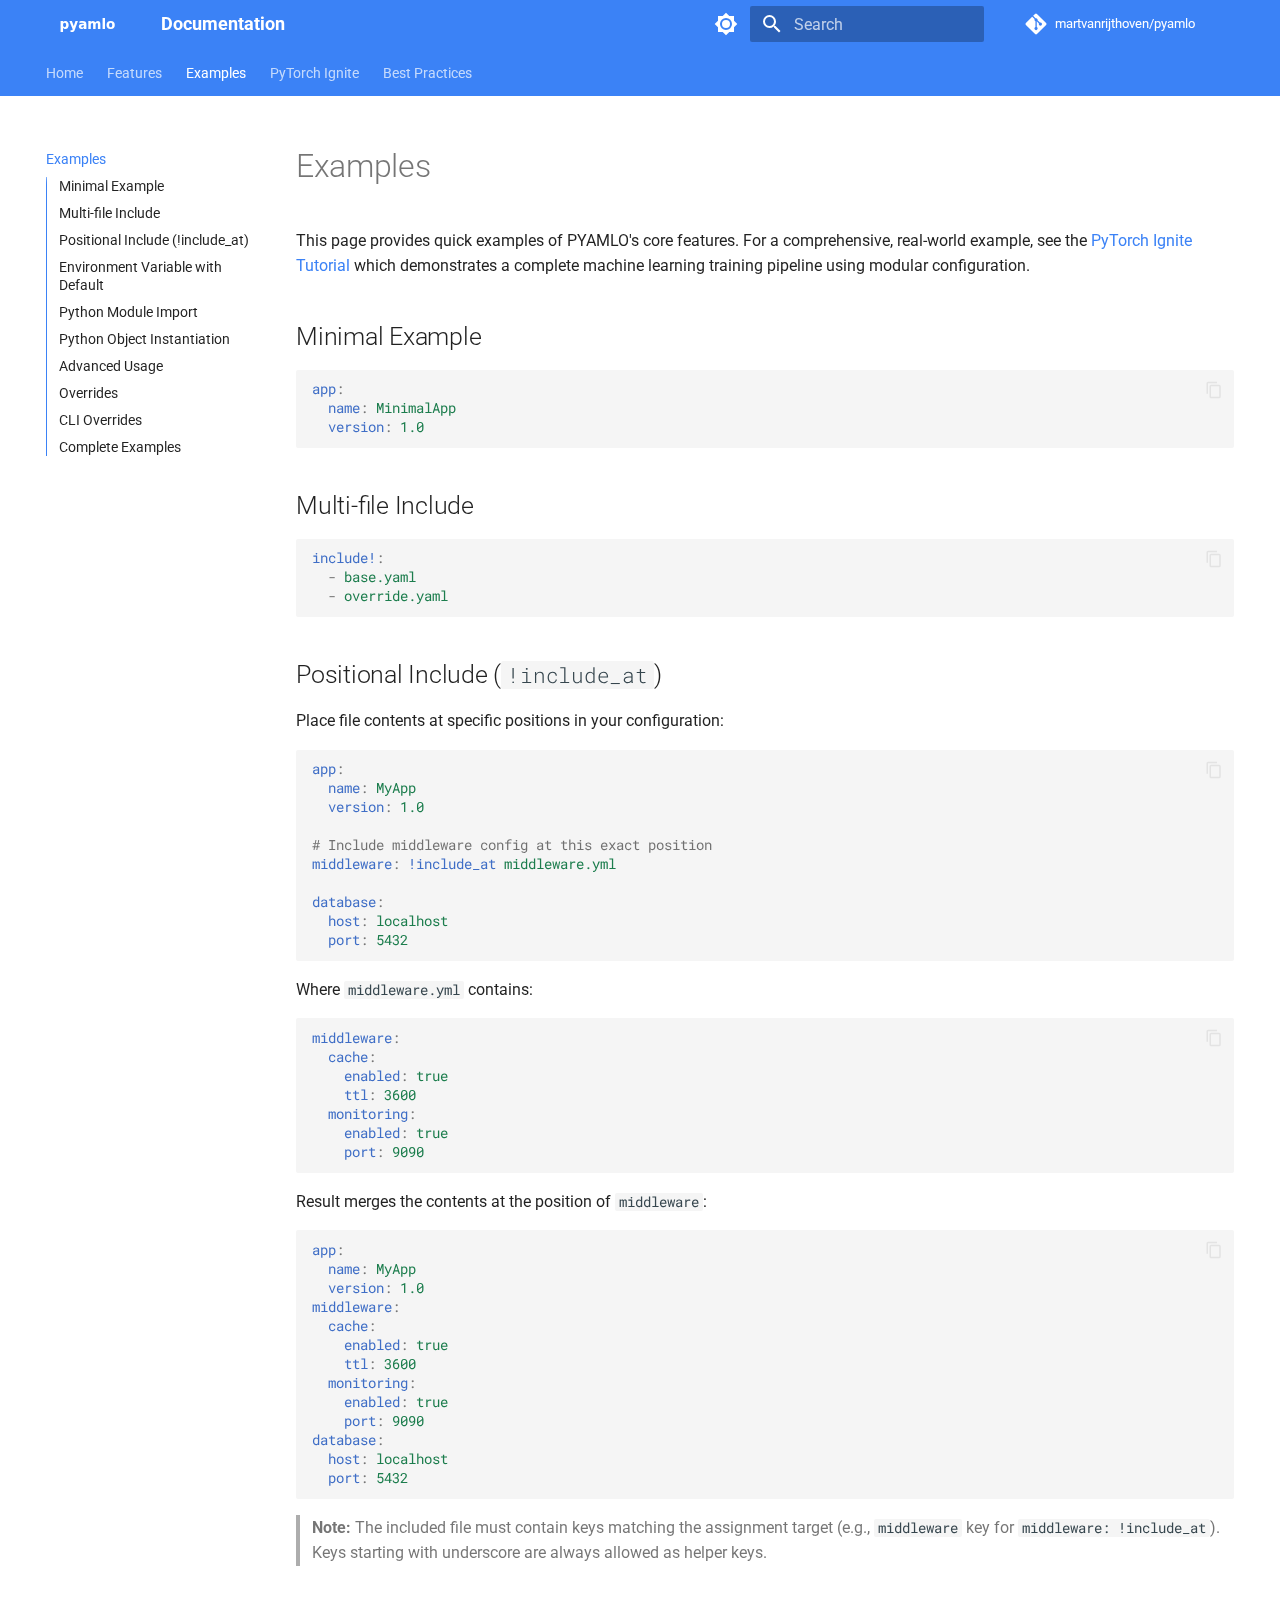
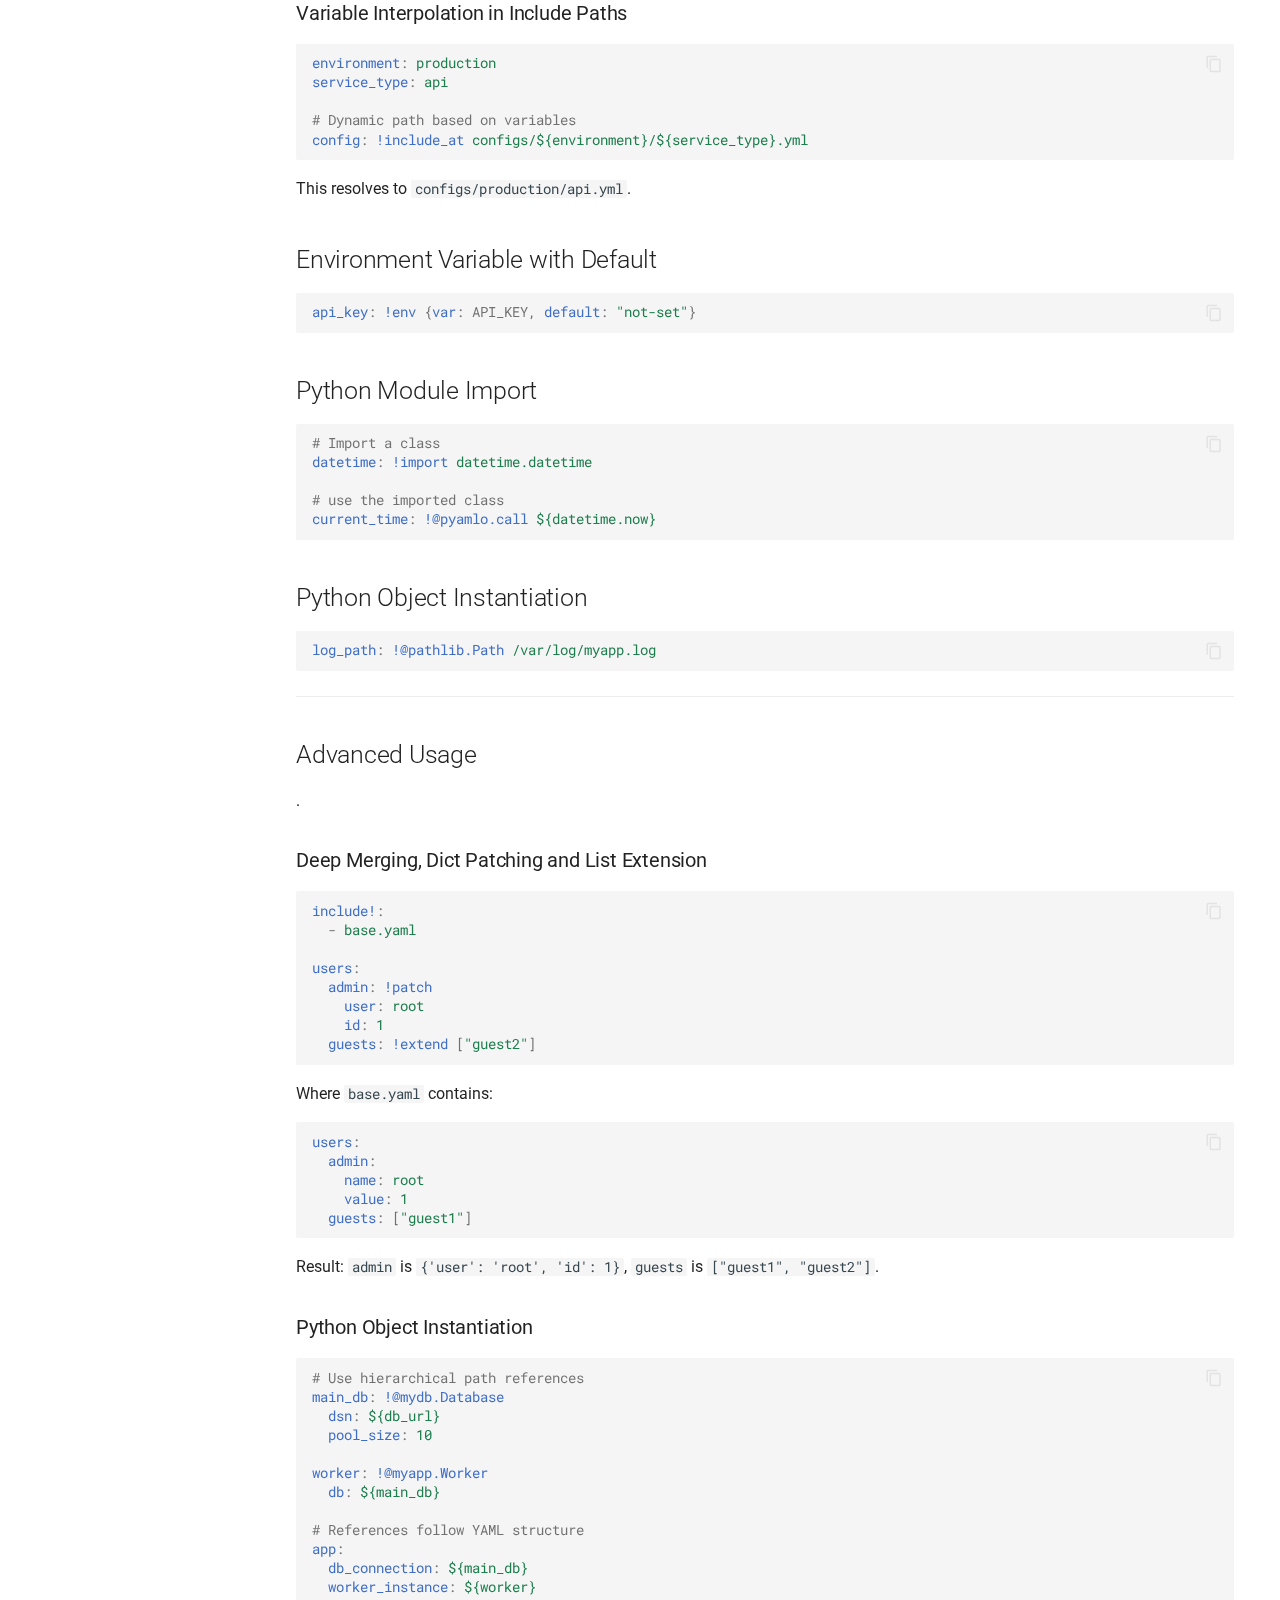
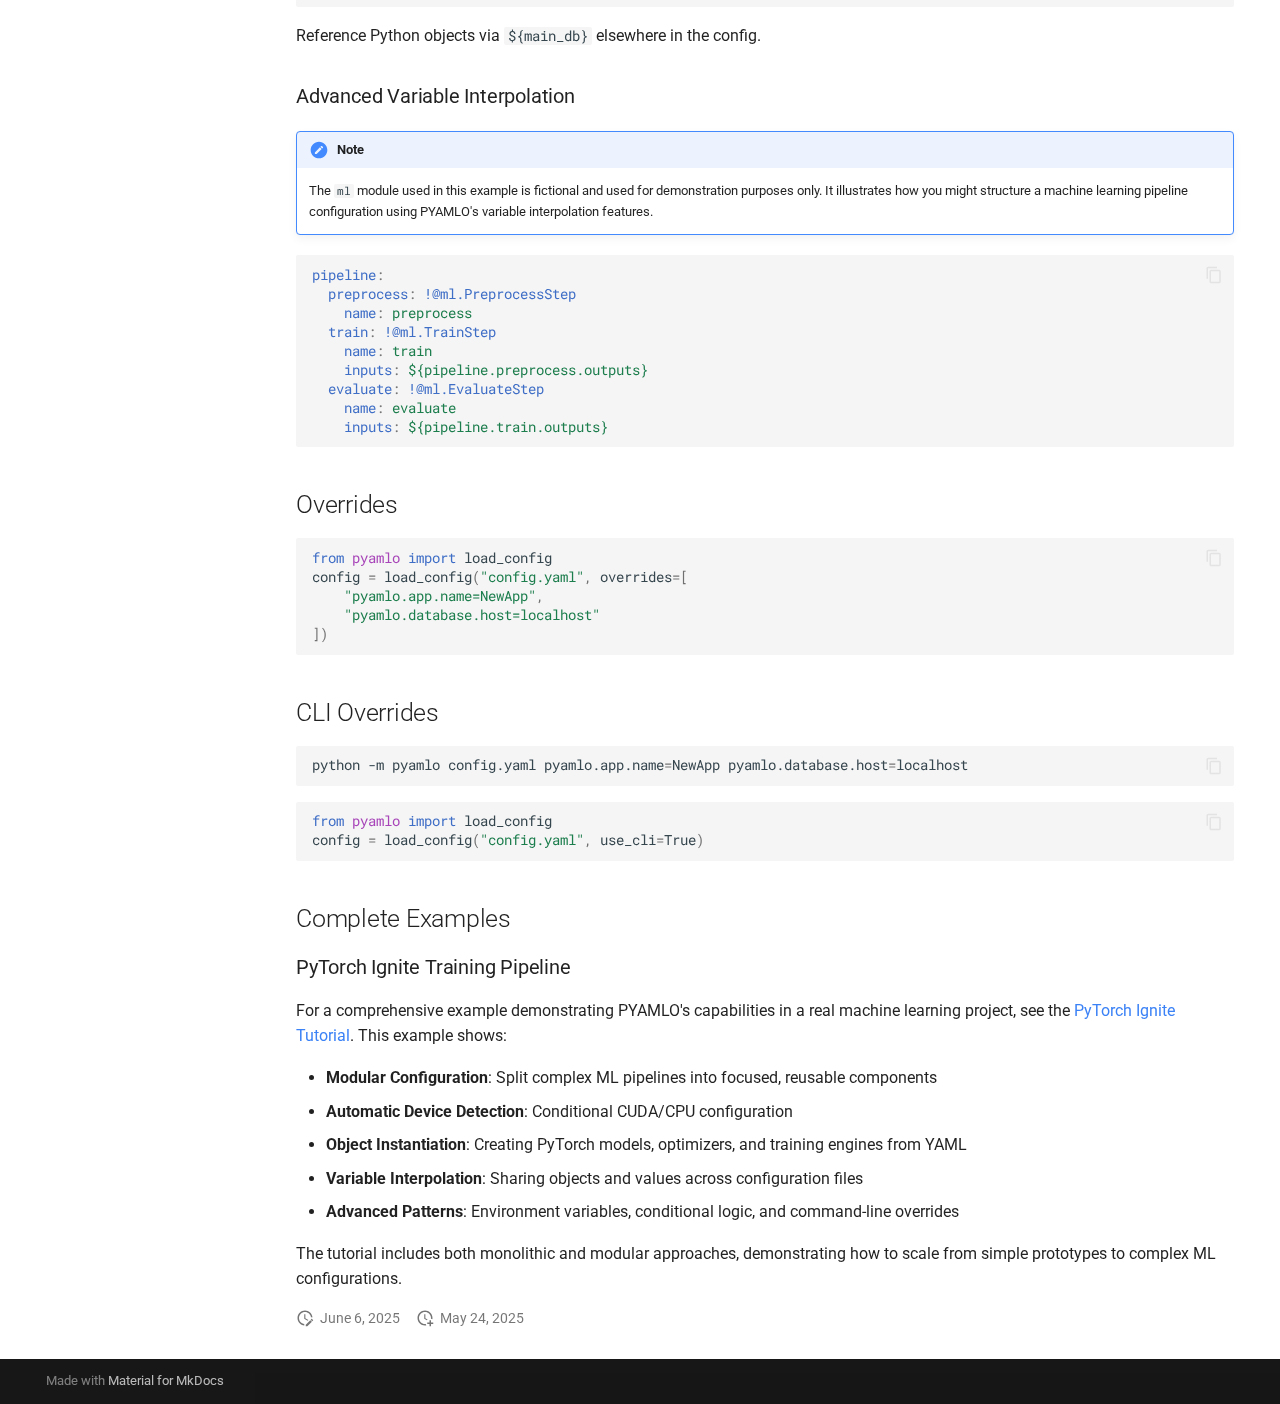
<file: examples/index.html>
<!doctype html>
<html lang="en" class="no-js">
  <head>
    
      <meta charset="utf-8">
      <meta name="viewport" content="width=device-width,initial-scale=1">
      
      
      
        <link rel="canonical" href="https://martvanrijthoven.github.io/pyamlo/examples/">
      
      
        <link rel="prev" href="../features/">
      
      
        <link rel="next" href="../pytorch-ignite/">
      
      
      <link rel="icon" href="../assets/favicon.svg">
      <meta name="generator" content="mkdocs-1.6.1, mkdocs-material-9.6.14">
    
    
      
        <title>Examples - Documentation</title>
      
    
    
      <link rel="stylesheet" href="../assets/stylesheets/main.342714a4.min.css">
      
        
        <link rel="stylesheet" href="../assets/stylesheets/palette.06af60db.min.css">
      
      


    
    
      
    
    
      
        
        
        <link rel="preconnect" href="https://fonts.gstatic.com" crossorigin>
        <link rel="stylesheet" href="https://fonts.googleapis.com/css?family=Roboto:300,300i,400,400i,700,700i%7CRoboto+Mono:400,400i,700,700i&display=fallback">
        <style>:root{--md-text-font:"Roboto";--md-code-font:"Roboto Mono"}</style>
      
    
    
      <link rel="stylesheet" href="../assets/_mkdocstrings.css">
    
      <link rel="stylesheet" href="../stylesheets/extra.css">
    
    <script>__md_scope=new URL("..",location),__md_hash=e=>[...e].reduce(((e,_)=>(e<<5)-e+_.charCodeAt(0)),0),__md_get=(e,_=localStorage,t=__md_scope)=>JSON.parse(_.getItem(t.pathname+"."+e)),__md_set=(e,_,t=localStorage,a=__md_scope)=>{try{t.setItem(a.pathname+"."+e,JSON.stringify(_))}catch(e){}}</script>
    
      

    
    
    
  </head>
  
  
    
    
      
    
    
    
    
    <body dir="ltr" data-md-color-scheme="default" data-md-color-primary="custom" data-md-color-accent="custom">
  
    
    <input class="md-toggle" data-md-toggle="drawer" type="checkbox" id="__drawer" autocomplete="off">
    <input class="md-toggle" data-md-toggle="search" type="checkbox" id="__search" autocomplete="off">
    <label class="md-overlay" for="__drawer"></label>
    <div data-md-component="skip">
      
        
        <a href="#examples" class="md-skip">
          Skip to content
        </a>
      
    </div>
    <div data-md-component="announce">
      
    </div>
    
    
      

<header class="md-header" data-md-component="header">
  <nav class="md-header__inner md-grid" aria-label="Header">
    <a href=".." title="Documentation" class="md-header__button md-logo" aria-label="Documentation" data-md-component="logo">
      
  <img src="../assets/logo.svg" alt="logo">

    </a>
    <label class="md-header__button md-icon" for="__drawer">
      
      <svg xmlns="http://www.w3.org/2000/svg" viewBox="0 0 24 24"><path d="M3 6h18v2H3zm0 5h18v2H3zm0 5h18v2H3z"/></svg>
    </label>
    <div class="md-header__title" data-md-component="header-title">
      <div class="md-header__ellipsis">
        <div class="md-header__topic">
          <span class="md-ellipsis">
            Documentation
          </span>
        </div>
        <div class="md-header__topic" data-md-component="header-topic">
          <span class="md-ellipsis">
            
              Examples
            
          </span>
        </div>
      </div>
    </div>
    
      
        <form class="md-header__option" data-md-component="palette">
  
    
    
    
    <input class="md-option" data-md-color-media="(prefers-color-scheme: light)" data-md-color-scheme="default" data-md-color-primary="custom" data-md-color-accent="custom"  aria-label="Switch to dark mode"  type="radio" name="__palette" id="__palette_0">
    
      <label class="md-header__button md-icon" title="Switch to dark mode" for="__palette_1" hidden>
        <svg xmlns="http://www.w3.org/2000/svg" viewBox="0 0 24 24"><path d="M12 8a4 4 0 0 0-4 4 4 4 0 0 0 4 4 4 4 0 0 0 4-4 4 4 0 0 0-4-4m0 10a6 6 0 0 1-6-6 6 6 0 0 1 6-6 6 6 0 0 1 6 6 6 6 0 0 1-6 6m8-9.31V4h-4.69L12 .69 8.69 4H4v4.69L.69 12 4 15.31V20h4.69L12 23.31 15.31 20H20v-4.69L23.31 12z"/></svg>
      </label>
    
  
    
    
    
    <input class="md-option" data-md-color-media="(prefers-color-scheme: dark)" data-md-color-scheme="slate" data-md-color-primary="custom" data-md-color-accent="custom"  aria-label="Switch to light mode"  type="radio" name="__palette" id="__palette_1">
    
      <label class="md-header__button md-icon" title="Switch to light mode" for="__palette_0" hidden>
        <svg xmlns="http://www.w3.org/2000/svg" viewBox="0 0 24 24"><path d="M12 18c-.89 0-1.74-.2-2.5-.55C11.56 16.5 13 14.42 13 12s-1.44-4.5-3.5-5.45C10.26 6.2 11.11 6 12 6a6 6 0 0 1 6 6 6 6 0 0 1-6 6m8-9.31V4h-4.69L12 .69 8.69 4H4v4.69L.69 12 4 15.31V20h4.69L12 23.31 15.31 20H20v-4.69L23.31 12z"/></svg>
      </label>
    
  
</form>
      
    
    
      <script>var palette=__md_get("__palette");if(palette&&palette.color){if("(prefers-color-scheme)"===palette.color.media){var media=matchMedia("(prefers-color-scheme: light)"),input=document.querySelector(media.matches?"[data-md-color-media='(prefers-color-scheme: light)']":"[data-md-color-media='(prefers-color-scheme: dark)']");palette.color.media=input.getAttribute("data-md-color-media"),palette.color.scheme=input.getAttribute("data-md-color-scheme"),palette.color.primary=input.getAttribute("data-md-color-primary"),palette.color.accent=input.getAttribute("data-md-color-accent")}for(var[key,value]of Object.entries(palette.color))document.body.setAttribute("data-md-color-"+key,value)}</script>
    
    
    
      
      
        <label class="md-header__button md-icon" for="__search">
          
          <svg xmlns="http://www.w3.org/2000/svg" viewBox="0 0 24 24"><path d="M9.5 3A6.5 6.5 0 0 1 16 9.5c0 1.61-.59 3.09-1.56 4.23l.27.27h.79l5 5-1.5 1.5-5-5v-.79l-.27-.27A6.52 6.52 0 0 1 9.5 16 6.5 6.5 0 0 1 3 9.5 6.5 6.5 0 0 1 9.5 3m0 2C7 5 5 7 5 9.5S7 14 9.5 14 14 12 14 9.5 12 5 9.5 5"/></svg>
        </label>
        <div class="md-search" data-md-component="search" role="dialog">
  <label class="md-search__overlay" for="__search"></label>
  <div class="md-search__inner" role="search">
    <form class="md-search__form" name="search">
      <input type="text" class="md-search__input" name="query" aria-label="Search" placeholder="Search" autocapitalize="off" autocorrect="off" autocomplete="off" spellcheck="false" data-md-component="search-query" required>
      <label class="md-search__icon md-icon" for="__search">
        
        <svg xmlns="http://www.w3.org/2000/svg" viewBox="0 0 24 24"><path d="M9.5 3A6.5 6.5 0 0 1 16 9.5c0 1.61-.59 3.09-1.56 4.23l.27.27h.79l5 5-1.5 1.5-5-5v-.79l-.27-.27A6.52 6.52 0 0 1 9.5 16 6.5 6.5 0 0 1 3 9.5 6.5 6.5 0 0 1 9.5 3m0 2C7 5 5 7 5 9.5S7 14 9.5 14 14 12 14 9.5 12 5 9.5 5"/></svg>
        
        <svg xmlns="http://www.w3.org/2000/svg" viewBox="0 0 24 24"><path d="M20 11v2H8l5.5 5.5-1.42 1.42L4.16 12l7.92-7.92L13.5 5.5 8 11z"/></svg>
      </label>
      <nav class="md-search__options" aria-label="Search">
        
        <button type="reset" class="md-search__icon md-icon" title="Clear" aria-label="Clear" tabindex="-1">
          
          <svg xmlns="http://www.w3.org/2000/svg" viewBox="0 0 24 24"><path d="M19 6.41 17.59 5 12 10.59 6.41 5 5 6.41 10.59 12 5 17.59 6.41 19 12 13.41 17.59 19 19 17.59 13.41 12z"/></svg>
        </button>
      </nav>
      
        <div class="md-search__suggest" data-md-component="search-suggest"></div>
      
    </form>
    <div class="md-search__output">
      <div class="md-search__scrollwrap" tabindex="0" data-md-scrollfix>
        <div class="md-search-result" data-md-component="search-result">
          <div class="md-search-result__meta">
            Initializing search
          </div>
          <ol class="md-search-result__list" role="presentation"></ol>
        </div>
      </div>
    </div>
  </div>
</div>
      
    
    
      <div class="md-header__source">
        <a href="https://github.com/martvanrijthoven/pyamlo/" title="Go to repository" class="md-source" data-md-component="source">
  <div class="md-source__icon md-icon">
    
    <svg xmlns="http://www.w3.org/2000/svg" viewBox="0 0 448 512"><!--! Font Awesome Free 6.7.2 by @fontawesome - https://fontawesome.com License - https://fontawesome.com/license/free (Icons: CC BY 4.0, Fonts: SIL OFL 1.1, Code: MIT License) Copyright 2024 Fonticons, Inc.--><path d="M439.55 236.05 244 40.45a28.87 28.87 0 0 0-40.81 0l-40.66 40.63 51.52 51.52c27.06-9.14 52.68 16.77 43.39 43.68l49.66 49.66c34.23-11.8 61.18 31 35.47 56.69-26.49 26.49-70.21-2.87-56-37.34L240.22 199v121.85c25.3 12.54 22.26 41.85 9.08 55a34.34 34.34 0 0 1-48.55 0c-17.57-17.6-11.07-46.91 11.25-56v-123c-20.8-8.51-24.6-30.74-18.64-45L142.57 101 8.45 235.14a28.86 28.86 0 0 0 0 40.81l195.61 195.6a28.86 28.86 0 0 0 40.8 0l194.69-194.69a28.86 28.86 0 0 0 0-40.81"/></svg>
  </div>
  <div class="md-source__repository">
    martvanrijthoven/pyamlo
  </div>
</a>
      </div>
    
  </nav>
  
</header>
    
    <div class="md-container" data-md-component="container">
      
      
        
          
            
<nav class="md-tabs" aria-label="Tabs" data-md-component="tabs">
  <div class="md-grid">
    <ul class="md-tabs__list">
      
        
  
  
  
  
    <li class="md-tabs__item">
      <a href=".." class="md-tabs__link">
        
  
  
    
  
  Home

      </a>
    </li>
  

      
        
  
  
  
  
    <li class="md-tabs__item">
      <a href="../features/" class="md-tabs__link">
        
  
  
    
  
  Features

      </a>
    </li>
  

      
        
  
  
  
    
  
  
    <li class="md-tabs__item md-tabs__item--active">
      <a href="./" class="md-tabs__link">
        
  
  
    
  
  Examples

      </a>
    </li>
  

      
        
  
  
  
  
    <li class="md-tabs__item">
      <a href="../pytorch-ignite/" class="md-tabs__link">
        
  
  
    
  
  PyTorch Ignite

      </a>
    </li>
  

      
        
  
  
  
  
    <li class="md-tabs__item">
      <a href="../best-practices/" class="md-tabs__link">
        
  
  
    
  
  Best Practices

      </a>
    </li>
  

      
    </ul>
  </div>
</nav>
          
        
      
      <main class="md-main" data-md-component="main">
        <div class="md-main__inner md-grid">
          
            
              
              <div class="md-sidebar md-sidebar--primary" data-md-component="sidebar" data-md-type="navigation" >
                <div class="md-sidebar__scrollwrap">
                  <div class="md-sidebar__inner">
                    


  


  

<nav class="md-nav md-nav--primary md-nav--lifted md-nav--integrated" aria-label="Navigation" data-md-level="0">
  <label class="md-nav__title" for="__drawer">
    <a href=".." title="Documentation" class="md-nav__button md-logo" aria-label="Documentation" data-md-component="logo">
      
  <img src="../assets/logo.svg" alt="logo">

    </a>
    Documentation
  </label>
  
    <div class="md-nav__source">
      <a href="https://github.com/martvanrijthoven/pyamlo/" title="Go to repository" class="md-source" data-md-component="source">
  <div class="md-source__icon md-icon">
    
    <svg xmlns="http://www.w3.org/2000/svg" viewBox="0 0 448 512"><!--! Font Awesome Free 6.7.2 by @fontawesome - https://fontawesome.com License - https://fontawesome.com/license/free (Icons: CC BY 4.0, Fonts: SIL OFL 1.1, Code: MIT License) Copyright 2024 Fonticons, Inc.--><path d="M439.55 236.05 244 40.45a28.87 28.87 0 0 0-40.81 0l-40.66 40.63 51.52 51.52c27.06-9.14 52.68 16.77 43.39 43.68l49.66 49.66c34.23-11.8 61.18 31 35.47 56.69-26.49 26.49-70.21-2.87-56-37.34L240.22 199v121.85c25.3 12.54 22.26 41.85 9.08 55a34.34 34.34 0 0 1-48.55 0c-17.57-17.6-11.07-46.91 11.25-56v-123c-20.8-8.51-24.6-30.74-18.64-45L142.57 101 8.45 235.14a28.86 28.86 0 0 0 0 40.81l195.61 195.6a28.86 28.86 0 0 0 40.8 0l194.69-194.69a28.86 28.86 0 0 0 0-40.81"/></svg>
  </div>
  <div class="md-source__repository">
    martvanrijthoven/pyamlo
  </div>
</a>
    </div>
  
  <ul class="md-nav__list" data-md-scrollfix>
    
      
      
  
  
  
  
    <li class="md-nav__item">
      <a href=".." class="md-nav__link">
        
  
  
  <span class="md-ellipsis">
    Home
    
  </span>
  

      </a>
    </li>
  

    
      
      
  
  
  
  
    <li class="md-nav__item">
      <a href="../features/" class="md-nav__link">
        
  
  
  <span class="md-ellipsis">
    Features
    
  </span>
  

      </a>
    </li>
  

    
      
      
  
  
    
  
  
  
    <li class="md-nav__item md-nav__item--active">
      
      <input class="md-nav__toggle md-toggle" type="checkbox" id="__toc">
      
      
        
      
      
        <label class="md-nav__link md-nav__link--active" for="__toc">
          
  
  
  <span class="md-ellipsis">
    Examples
    
  </span>
  

          <span class="md-nav__icon md-icon"></span>
        </label>
      
      <a href="./" class="md-nav__link md-nav__link--active">
        
  
  
  <span class="md-ellipsis">
    Examples
    
  </span>
  

      </a>
      
        

<nav class="md-nav md-nav--secondary" aria-label="Table of contents">
  
  
  
    
  
  
    <label class="md-nav__title" for="__toc">
      <span class="md-nav__icon md-icon"></span>
      Table of contents
    </label>
    <ul class="md-nav__list" data-md-component="toc" data-md-scrollfix>
      
        <li class="md-nav__item">
  <a href="#minimal-example" class="md-nav__link">
    <span class="md-ellipsis">
      Minimal Example
    </span>
  </a>
  
</li>
      
        <li class="md-nav__item">
  <a href="#multi-file-include" class="md-nav__link">
    <span class="md-ellipsis">
      Multi-file Include
    </span>
  </a>
  
</li>
      
        <li class="md-nav__item">
  <a href="#positional-include-include_at" class="md-nav__link">
    <span class="md-ellipsis">
      Positional Include (!include_at)
    </span>
  </a>
  
</li>
      
        <li class="md-nav__item">
  <a href="#environment-variable-with-default" class="md-nav__link">
    <span class="md-ellipsis">
      Environment Variable with Default
    </span>
  </a>
  
</li>
      
        <li class="md-nav__item">
  <a href="#python-module-import" class="md-nav__link">
    <span class="md-ellipsis">
      Python Module Import
    </span>
  </a>
  
</li>
      
        <li class="md-nav__item">
  <a href="#python-object-instantiation" class="md-nav__link">
    <span class="md-ellipsis">
      Python Object Instantiation
    </span>
  </a>
  
</li>
      
        <li class="md-nav__item">
  <a href="#advanced-usage" class="md-nav__link">
    <span class="md-ellipsis">
      Advanced Usage
    </span>
  </a>
  
</li>
      
        <li class="md-nav__item">
  <a href="#overrides" class="md-nav__link">
    <span class="md-ellipsis">
      Overrides
    </span>
  </a>
  
</li>
      
        <li class="md-nav__item">
  <a href="#cli-overrides" class="md-nav__link">
    <span class="md-ellipsis">
      CLI Overrides
    </span>
  </a>
  
</li>
      
        <li class="md-nav__item">
  <a href="#complete-examples" class="md-nav__link">
    <span class="md-ellipsis">
      Complete Examples
    </span>
  </a>
  
</li>
      
    </ul>
  
</nav>
      
    </li>
  

    
      
      
  
  
  
  
    <li class="md-nav__item">
      <a href="../pytorch-ignite/" class="md-nav__link">
        
  
  
  <span class="md-ellipsis">
    PyTorch Ignite
    
  </span>
  

      </a>
    </li>
  

    
      
      
  
  
  
  
    <li class="md-nav__item">
      <a href="../best-practices/" class="md-nav__link">
        
  
  
  <span class="md-ellipsis">
    Best Practices
    
  </span>
  

      </a>
    </li>
  

    
  </ul>
</nav>
                  </div>
                </div>
              </div>
            
            
          
          
            <div class="md-content" data-md-component="content">
              <article class="md-content__inner md-typeset">
                
                  


  
  


<h1 id="examples">Examples<a class="headerlink" href="#examples" title="Permanent link">&para;</a></h1>
<p>This page provides quick examples of PYAMLO's core features. For a comprehensive, real-world example, see the <a href="../pytorch-ignite/">PyTorch Ignite Tutorial</a> which demonstrates a complete machine learning training pipeline using modular configuration.</p>
<h2 id="minimal-example">Minimal Example<a class="headerlink" href="#minimal-example" title="Permanent link">&para;</a></h2>
<div class="language-yaml highlight"><pre><span></span><code><span id="__span-0-1"><a id="__codelineno-0-1" name="__codelineno-0-1" href="#__codelineno-0-1"></a><span class="nt">app</span><span class="p">:</span>
</span><span id="__span-0-2"><a id="__codelineno-0-2" name="__codelineno-0-2" href="#__codelineno-0-2"></a><span class="w">  </span><span class="nt">name</span><span class="p">:</span><span class="w"> </span><span class="l l-Scalar l-Scalar-Plain">MinimalApp</span>
</span><span id="__span-0-3"><a id="__codelineno-0-3" name="__codelineno-0-3" href="#__codelineno-0-3"></a><span class="w">  </span><span class="nt">version</span><span class="p">:</span><span class="w"> </span><span class="l l-Scalar l-Scalar-Plain">1.0</span>
</span></code></pre></div>
<h2 id="multi-file-include">Multi-file Include<a class="headerlink" href="#multi-file-include" title="Permanent link">&para;</a></h2>
<div class="language-yaml highlight"><pre><span></span><code><span id="__span-1-1"><a id="__codelineno-1-1" name="__codelineno-1-1" href="#__codelineno-1-1"></a><span class="nt">include!</span><span class="p">:</span>
</span><span id="__span-1-2"><a id="__codelineno-1-2" name="__codelineno-1-2" href="#__codelineno-1-2"></a><span class="w">  </span><span class="p p-Indicator">-</span><span class="w"> </span><span class="l l-Scalar l-Scalar-Plain">base.yaml</span>
</span><span id="__span-1-3"><a id="__codelineno-1-3" name="__codelineno-1-3" href="#__codelineno-1-3"></a><span class="w">  </span><span class="p p-Indicator">-</span><span class="w"> </span><span class="l l-Scalar l-Scalar-Plain">override.yaml</span>
</span></code></pre></div>
<h2 id="positional-include-include_at">Positional Include (<code>!include_at</code>)<a class="headerlink" href="#positional-include-include_at" title="Permanent link">&para;</a></h2>
<p>Place file contents at specific positions in your configuration:</p>
<div class="language-yaml highlight"><pre><span></span><code><span id="__span-2-1"><a id="__codelineno-2-1" name="__codelineno-2-1" href="#__codelineno-2-1"></a><span class="nt">app</span><span class="p">:</span>
</span><span id="__span-2-2"><a id="__codelineno-2-2" name="__codelineno-2-2" href="#__codelineno-2-2"></a><span class="w">  </span><span class="nt">name</span><span class="p">:</span><span class="w"> </span><span class="l l-Scalar l-Scalar-Plain">MyApp</span>
</span><span id="__span-2-3"><a id="__codelineno-2-3" name="__codelineno-2-3" href="#__codelineno-2-3"></a><span class="w">  </span><span class="nt">version</span><span class="p">:</span><span class="w"> </span><span class="l l-Scalar l-Scalar-Plain">1.0</span>
</span><span id="__span-2-4"><a id="__codelineno-2-4" name="__codelineno-2-4" href="#__codelineno-2-4"></a>
</span><span id="__span-2-5"><a id="__codelineno-2-5" name="__codelineno-2-5" href="#__codelineno-2-5"></a><span class="c1"># Include middleware config at this exact position</span>
</span><span id="__span-2-6"><a id="__codelineno-2-6" name="__codelineno-2-6" href="#__codelineno-2-6"></a><span class="nt">middleware</span><span class="p">:</span><span class="w"> </span><span class="kt">!include_at</span><span class="w"> </span><span class="l l-Scalar l-Scalar-Plain">middleware.yml</span>
</span><span id="__span-2-7"><a id="__codelineno-2-7" name="__codelineno-2-7" href="#__codelineno-2-7"></a>
</span><span id="__span-2-8"><a id="__codelineno-2-8" name="__codelineno-2-8" href="#__codelineno-2-8"></a><span class="nt">database</span><span class="p">:</span>
</span><span id="__span-2-9"><a id="__codelineno-2-9" name="__codelineno-2-9" href="#__codelineno-2-9"></a><span class="w">  </span><span class="nt">host</span><span class="p">:</span><span class="w"> </span><span class="l l-Scalar l-Scalar-Plain">localhost</span>
</span><span id="__span-2-10"><a id="__codelineno-2-10" name="__codelineno-2-10" href="#__codelineno-2-10"></a><span class="w">  </span><span class="nt">port</span><span class="p">:</span><span class="w"> </span><span class="l l-Scalar l-Scalar-Plain">5432</span>
</span></code></pre></div>
<p>Where <code>middleware.yml</code> contains:
<div class="language-yaml highlight"><pre><span></span><code><span id="__span-3-1"><a id="__codelineno-3-1" name="__codelineno-3-1" href="#__codelineno-3-1"></a><span class="nt">middleware</span><span class="p">:</span>
</span><span id="__span-3-2"><a id="__codelineno-3-2" name="__codelineno-3-2" href="#__codelineno-3-2"></a><span class="w">  </span><span class="nt">cache</span><span class="p">:</span>
</span><span id="__span-3-3"><a id="__codelineno-3-3" name="__codelineno-3-3" href="#__codelineno-3-3"></a><span class="w">    </span><span class="nt">enabled</span><span class="p">:</span><span class="w"> </span><span class="l l-Scalar l-Scalar-Plain">true</span>
</span><span id="__span-3-4"><a id="__codelineno-3-4" name="__codelineno-3-4" href="#__codelineno-3-4"></a><span class="w">    </span><span class="nt">ttl</span><span class="p">:</span><span class="w"> </span><span class="l l-Scalar l-Scalar-Plain">3600</span>
</span><span id="__span-3-5"><a id="__codelineno-3-5" name="__codelineno-3-5" href="#__codelineno-3-5"></a><span class="w">  </span><span class="nt">monitoring</span><span class="p">:</span>
</span><span id="__span-3-6"><a id="__codelineno-3-6" name="__codelineno-3-6" href="#__codelineno-3-6"></a><span class="w">    </span><span class="nt">enabled</span><span class="p">:</span><span class="w"> </span><span class="l l-Scalar l-Scalar-Plain">true</span>
</span><span id="__span-3-7"><a id="__codelineno-3-7" name="__codelineno-3-7" href="#__codelineno-3-7"></a><span class="w">    </span><span class="nt">port</span><span class="p">:</span><span class="w"> </span><span class="l l-Scalar l-Scalar-Plain">9090</span>
</span></code></pre></div></p>
<p>Result merges the contents at the position of <code>middleware</code>:
<div class="language-yaml highlight"><pre><span></span><code><span id="__span-4-1"><a id="__codelineno-4-1" name="__codelineno-4-1" href="#__codelineno-4-1"></a><span class="nt">app</span><span class="p">:</span>
</span><span id="__span-4-2"><a id="__codelineno-4-2" name="__codelineno-4-2" href="#__codelineno-4-2"></a><span class="w">  </span><span class="nt">name</span><span class="p">:</span><span class="w"> </span><span class="l l-Scalar l-Scalar-Plain">MyApp</span>
</span><span id="__span-4-3"><a id="__codelineno-4-3" name="__codelineno-4-3" href="#__codelineno-4-3"></a><span class="w">  </span><span class="nt">version</span><span class="p">:</span><span class="w"> </span><span class="l l-Scalar l-Scalar-Plain">1.0</span>
</span><span id="__span-4-4"><a id="__codelineno-4-4" name="__codelineno-4-4" href="#__codelineno-4-4"></a><span class="nt">middleware</span><span class="p">:</span>
</span><span id="__span-4-5"><a id="__codelineno-4-5" name="__codelineno-4-5" href="#__codelineno-4-5"></a><span class="w">  </span><span class="nt">cache</span><span class="p">:</span>
</span><span id="__span-4-6"><a id="__codelineno-4-6" name="__codelineno-4-6" href="#__codelineno-4-6"></a><span class="w">    </span><span class="nt">enabled</span><span class="p">:</span><span class="w"> </span><span class="l l-Scalar l-Scalar-Plain">true</span>
</span><span id="__span-4-7"><a id="__codelineno-4-7" name="__codelineno-4-7" href="#__codelineno-4-7"></a><span class="w">    </span><span class="nt">ttl</span><span class="p">:</span><span class="w"> </span><span class="l l-Scalar l-Scalar-Plain">3600</span>
</span><span id="__span-4-8"><a id="__codelineno-4-8" name="__codelineno-4-8" href="#__codelineno-4-8"></a><span class="w">  </span><span class="nt">monitoring</span><span class="p">:</span>
</span><span id="__span-4-9"><a id="__codelineno-4-9" name="__codelineno-4-9" href="#__codelineno-4-9"></a><span class="w">    </span><span class="nt">enabled</span><span class="p">:</span><span class="w"> </span><span class="l l-Scalar l-Scalar-Plain">true</span>
</span><span id="__span-4-10"><a id="__codelineno-4-10" name="__codelineno-4-10" href="#__codelineno-4-10"></a><span class="w">    </span><span class="nt">port</span><span class="p">:</span><span class="w"> </span><span class="l l-Scalar l-Scalar-Plain">9090</span>
</span><span id="__span-4-11"><a id="__codelineno-4-11" name="__codelineno-4-11" href="#__codelineno-4-11"></a><span class="nt">database</span><span class="p">:</span>
</span><span id="__span-4-12"><a id="__codelineno-4-12" name="__codelineno-4-12" href="#__codelineno-4-12"></a><span class="w">  </span><span class="nt">host</span><span class="p">:</span><span class="w"> </span><span class="l l-Scalar l-Scalar-Plain">localhost</span>
</span><span id="__span-4-13"><a id="__codelineno-4-13" name="__codelineno-4-13" href="#__codelineno-4-13"></a><span class="w">  </span><span class="nt">port</span><span class="p">:</span><span class="w"> </span><span class="l l-Scalar l-Scalar-Plain">5432</span>
</span></code></pre></div></p>
<blockquote>
<p><strong>Note:</strong> The included file must contain keys matching the assignment target (e.g., <code>middleware</code> key for <code>middleware: !include_at</code>). Keys starting with underscore are always allowed as helper keys.</p>
</blockquote>
<h3 id="variable-interpolation-in-include-paths">Variable Interpolation in Include Paths<a class="headerlink" href="#variable-interpolation-in-include-paths" title="Permanent link">&para;</a></h3>
<div class="language-yaml highlight"><pre><span></span><code><span id="__span-5-1"><a id="__codelineno-5-1" name="__codelineno-5-1" href="#__codelineno-5-1"></a><span class="nt">environment</span><span class="p">:</span><span class="w"> </span><span class="l l-Scalar l-Scalar-Plain">production</span>
</span><span id="__span-5-2"><a id="__codelineno-5-2" name="__codelineno-5-2" href="#__codelineno-5-2"></a><span class="nt">service_type</span><span class="p">:</span><span class="w"> </span><span class="l l-Scalar l-Scalar-Plain">api</span>
</span><span id="__span-5-3"><a id="__codelineno-5-3" name="__codelineno-5-3" href="#__codelineno-5-3"></a>
</span><span id="__span-5-4"><a id="__codelineno-5-4" name="__codelineno-5-4" href="#__codelineno-5-4"></a><span class="c1"># Dynamic path based on variables</span>
</span><span id="__span-5-5"><a id="__codelineno-5-5" name="__codelineno-5-5" href="#__codelineno-5-5"></a><span class="nt">config</span><span class="p">:</span><span class="w"> </span><span class="kt">!include_at</span><span class="w"> </span><span class="l l-Scalar l-Scalar-Plain">configs/${environment}/${service_type}.yml</span>
</span></code></pre></div>
<p>This resolves to <code>configs/production/api.yml</code>.</p>
<h2 id="environment-variable-with-default">Environment Variable with Default<a class="headerlink" href="#environment-variable-with-default" title="Permanent link">&para;</a></h2>
<div class="language-yaml highlight"><pre><span></span><code><span id="__span-6-1"><a id="__codelineno-6-1" name="__codelineno-6-1" href="#__codelineno-6-1"></a><span class="nt">api_key</span><span class="p">:</span><span class="w"> </span><span class="kt">!env</span><span class="w"> </span><span class="p p-Indicator">{</span><span class="nt">var</span><span class="p">:</span><span class="w"> </span><span class="nv">API_KEY</span><span class="p p-Indicator">,</span><span class="nt"> default</span><span class="p">:</span><span class="w"> </span><span class="s">&quot;not-set&quot;</span><span class="p p-Indicator">}</span>
</span></code></pre></div>
<h2 id="python-module-import">Python Module Import<a class="headerlink" href="#python-module-import" title="Permanent link">&para;</a></h2>
<div class="language-yaml highlight"><pre><span></span><code><span id="__span-7-1"><a id="__codelineno-7-1" name="__codelineno-7-1" href="#__codelineno-7-1"></a><span class="c1"># Import a class</span>
</span><span id="__span-7-2"><a id="__codelineno-7-2" name="__codelineno-7-2" href="#__codelineno-7-2"></a><span class="nt">datetime</span><span class="p">:</span><span class="w"> </span><span class="kt">!import</span><span class="w"> </span><span class="l l-Scalar l-Scalar-Plain">datetime.datetime</span>
</span><span id="__span-7-3"><a id="__codelineno-7-3" name="__codelineno-7-3" href="#__codelineno-7-3"></a>
</span><span id="__span-7-4"><a id="__codelineno-7-4" name="__codelineno-7-4" href="#__codelineno-7-4"></a><span class="c1"># use the imported class</span>
</span><span id="__span-7-5"><a id="__codelineno-7-5" name="__codelineno-7-5" href="#__codelineno-7-5"></a><span class="nt">current_time</span><span class="p">:</span><span class="w"> </span><span class="kt">!@pyamlo.call</span><span class="w"> </span><span class="l l-Scalar l-Scalar-Plain">${datetime.now}</span>
</span></code></pre></div>
<h2 id="python-object-instantiation">Python Object Instantiation<a class="headerlink" href="#python-object-instantiation" title="Permanent link">&para;</a></h2>
<div class="language-yaml highlight"><pre><span></span><code><span id="__span-8-1"><a id="__codelineno-8-1" name="__codelineno-8-1" href="#__codelineno-8-1"></a><span class="nt">log_path</span><span class="p">:</span><span class="w"> </span><span class="kt">!@pathlib.Path</span><span class="w"> </span><span class="l l-Scalar l-Scalar-Plain">/var/log/myapp.log</span>
</span></code></pre></div>
<hr />
<h2 id="advanced-usage">Advanced Usage<a class="headerlink" href="#advanced-usage" title="Permanent link">&para;</a></h2>
<p>.</p>
<h3 id="deep-merging-dict-patching-and-list-extension">Deep Merging, Dict Patching and List Extension<a class="headerlink" href="#deep-merging-dict-patching-and-list-extension" title="Permanent link">&para;</a></h3>
<p><div class="language-yaml highlight"><pre><span></span><code><span id="__span-9-1"><a id="__codelineno-9-1" name="__codelineno-9-1" href="#__codelineno-9-1"></a><span class="nt">include!</span><span class="p">:</span>
</span><span id="__span-9-2"><a id="__codelineno-9-2" name="__codelineno-9-2" href="#__codelineno-9-2"></a><span class="w">  </span><span class="p p-Indicator">-</span><span class="w"> </span><span class="l l-Scalar l-Scalar-Plain">base.yaml</span>
</span><span id="__span-9-3"><a id="__codelineno-9-3" name="__codelineno-9-3" href="#__codelineno-9-3"></a>
</span><span id="__span-9-4"><a id="__codelineno-9-4" name="__codelineno-9-4" href="#__codelineno-9-4"></a><span class="nt">users</span><span class="p">:</span>
</span><span id="__span-9-5"><a id="__codelineno-9-5" name="__codelineno-9-5" href="#__codelineno-9-5"></a><span class="w">  </span><span class="nt">admin</span><span class="p">:</span><span class="w"> </span><span class="kt">!patch</span><span class="w"> </span>
</span><span id="__span-9-6"><a id="__codelineno-9-6" name="__codelineno-9-6" href="#__codelineno-9-6"></a><span class="w">    </span><span class="nt">user</span><span class="p">:</span><span class="w"> </span><span class="l l-Scalar l-Scalar-Plain">root</span>
</span><span id="__span-9-7"><a id="__codelineno-9-7" name="__codelineno-9-7" href="#__codelineno-9-7"></a><span class="w">    </span><span class="nt">id</span><span class="p">:</span><span class="w"> </span><span class="l l-Scalar l-Scalar-Plain">1</span>
</span><span id="__span-9-8"><a id="__codelineno-9-8" name="__codelineno-9-8" href="#__codelineno-9-8"></a><span class="w">  </span><span class="nt">guests</span><span class="p">:</span><span class="w"> </span><span class="kt">!extend</span><span class="w"> </span><span class="p p-Indicator">[</span><span class="s">&quot;guest2&quot;</span><span class="p p-Indicator">]</span>
</span></code></pre></div>
Where <code>base.yaml</code> contains:
<div class="language-yaml highlight"><pre><span></span><code><span id="__span-10-1"><a id="__codelineno-10-1" name="__codelineno-10-1" href="#__codelineno-10-1"></a><span class="nt">users</span><span class="p">:</span>
</span><span id="__span-10-2"><a id="__codelineno-10-2" name="__codelineno-10-2" href="#__codelineno-10-2"></a><span class="w">  </span><span class="nt">admin</span><span class="p">:</span>
</span><span id="__span-10-3"><a id="__codelineno-10-3" name="__codelineno-10-3" href="#__codelineno-10-3"></a><span class="w">    </span><span class="nt">name</span><span class="p">:</span><span class="w"> </span><span class="l l-Scalar l-Scalar-Plain">root</span>
</span><span id="__span-10-4"><a id="__codelineno-10-4" name="__codelineno-10-4" href="#__codelineno-10-4"></a><span class="w">    </span><span class="nt">value</span><span class="p">:</span><span class="w"> </span><span class="l l-Scalar l-Scalar-Plain">1</span>
</span><span id="__span-10-5"><a id="__codelineno-10-5" name="__codelineno-10-5" href="#__codelineno-10-5"></a><span class="w">  </span><span class="nt">guests</span><span class="p">:</span><span class="w"> </span><span class="p p-Indicator">[</span><span class="s">&quot;guest1&quot;</span><span class="p p-Indicator">]</span>
</span></code></pre></div>
Result: <code>admin</code> is <code>{'user': 'root', 'id': 1}</code>, <code>guests</code> is <code>["guest1", "guest2"]</code>.</p>
<h3 id="python-object-instantiation_1">Python Object Instantiation<a class="headerlink" href="#python-object-instantiation_1" title="Permanent link">&para;</a></h3>
<div class="language-yaml highlight"><pre><span></span><code><span id="__span-11-1"><a id="__codelineno-11-1" name="__codelineno-11-1" href="#__codelineno-11-1"></a><span class="c1"># Use hierarchical path references</span>
</span><span id="__span-11-2"><a id="__codelineno-11-2" name="__codelineno-11-2" href="#__codelineno-11-2"></a><span class="nt">main_db</span><span class="p">:</span><span class="w"> </span><span class="kt">!@mydb.Database</span>
</span><span id="__span-11-3"><a id="__codelineno-11-3" name="__codelineno-11-3" href="#__codelineno-11-3"></a><span class="w">  </span><span class="nt">dsn</span><span class="p">:</span><span class="w"> </span><span class="l l-Scalar l-Scalar-Plain">${db_url}</span>
</span><span id="__span-11-4"><a id="__codelineno-11-4" name="__codelineno-11-4" href="#__codelineno-11-4"></a><span class="w">  </span><span class="nt">pool_size</span><span class="p">:</span><span class="w"> </span><span class="l l-Scalar l-Scalar-Plain">10</span>
</span><span id="__span-11-5"><a id="__codelineno-11-5" name="__codelineno-11-5" href="#__codelineno-11-5"></a>
</span><span id="__span-11-6"><a id="__codelineno-11-6" name="__codelineno-11-6" href="#__codelineno-11-6"></a><span class="nt">worker</span><span class="p">:</span><span class="w"> </span><span class="kt">!@myapp.Worker</span>
</span><span id="__span-11-7"><a id="__codelineno-11-7" name="__codelineno-11-7" href="#__codelineno-11-7"></a><span class="w">  </span><span class="nt">db</span><span class="p">:</span><span class="w"> </span><span class="l l-Scalar l-Scalar-Plain">${main_db}</span>
</span><span id="__span-11-8"><a id="__codelineno-11-8" name="__codelineno-11-8" href="#__codelineno-11-8"></a>
</span><span id="__span-11-9"><a id="__codelineno-11-9" name="__codelineno-11-9" href="#__codelineno-11-9"></a><span class="c1"># References follow YAML structure</span>
</span><span id="__span-11-10"><a id="__codelineno-11-10" name="__codelineno-11-10" href="#__codelineno-11-10"></a><span class="nt">app</span><span class="p">:</span>
</span><span id="__span-11-11"><a id="__codelineno-11-11" name="__codelineno-11-11" href="#__codelineno-11-11"></a><span class="w">  </span><span class="nt">db_connection</span><span class="p">:</span><span class="w"> </span><span class="l l-Scalar l-Scalar-Plain">${main_db}</span>
</span><span id="__span-11-12"><a id="__codelineno-11-12" name="__codelineno-11-12" href="#__codelineno-11-12"></a><span class="w">  </span><span class="nt">worker_instance</span><span class="p">:</span><span class="w"> </span><span class="l l-Scalar l-Scalar-Plain">${worker}</span>
</span></code></pre></div>
<p>Reference Python objects via <code>${main_db}</code> elsewhere in the config.</p>
<h3 id="advanced-variable-interpolation">Advanced Variable Interpolation<a class="headerlink" href="#advanced-variable-interpolation" title="Permanent link">&para;</a></h3>
<div class="admonition note">
<p class="admonition-title">Note</p>
<p>The <code>ml</code> module used in this example is fictional and used for demonstration purposes only. It illustrates how you might structure a machine learning pipeline configuration using PYAMLO's variable interpolation features.</p>
</div>
<div class="language-yaml highlight"><pre><span></span><code><span id="__span-12-1"><a id="__codelineno-12-1" name="__codelineno-12-1" href="#__codelineno-12-1"></a><span class="nt">pipeline</span><span class="p">:</span>
</span><span id="__span-12-2"><a id="__codelineno-12-2" name="__codelineno-12-2" href="#__codelineno-12-2"></a><span class="w">  </span><span class="nt">preprocess</span><span class="p">:</span><span class="w"> </span><span class="kt">!@ml.PreprocessStep</span>
</span><span id="__span-12-3"><a id="__codelineno-12-3" name="__codelineno-12-3" href="#__codelineno-12-3"></a><span class="w">    </span><span class="nt">name</span><span class="p">:</span><span class="w"> </span><span class="l l-Scalar l-Scalar-Plain">preprocess</span>
</span><span id="__span-12-4"><a id="__codelineno-12-4" name="__codelineno-12-4" href="#__codelineno-12-4"></a><span class="w">  </span><span class="nt">train</span><span class="p">:</span><span class="w"> </span><span class="kt">!@ml.TrainStep</span>
</span><span id="__span-12-5"><a id="__codelineno-12-5" name="__codelineno-12-5" href="#__codelineno-12-5"></a><span class="w">    </span><span class="nt">name</span><span class="p">:</span><span class="w"> </span><span class="l l-Scalar l-Scalar-Plain">train</span>
</span><span id="__span-12-6"><a id="__codelineno-12-6" name="__codelineno-12-6" href="#__codelineno-12-6"></a><span class="w">    </span><span class="nt">inputs</span><span class="p">:</span><span class="w"> </span><span class="l l-Scalar l-Scalar-Plain">${pipeline.preprocess.outputs}</span>
</span><span id="__span-12-7"><a id="__codelineno-12-7" name="__codelineno-12-7" href="#__codelineno-12-7"></a><span class="w">  </span><span class="nt">evaluate</span><span class="p">:</span><span class="w"> </span><span class="kt">!@ml.EvaluateStep</span>
</span><span id="__span-12-8"><a id="__codelineno-12-8" name="__codelineno-12-8" href="#__codelineno-12-8"></a><span class="w">    </span><span class="nt">name</span><span class="p">:</span><span class="w"> </span><span class="l l-Scalar l-Scalar-Plain">evaluate</span>
</span><span id="__span-12-9"><a id="__codelineno-12-9" name="__codelineno-12-9" href="#__codelineno-12-9"></a><span class="w">    </span><span class="nt">inputs</span><span class="p">:</span><span class="w"> </span><span class="l l-Scalar l-Scalar-Plain">${pipeline.train.outputs}</span>
</span></code></pre></div>
<h2 id="overrides">Overrides<a class="headerlink" href="#overrides" title="Permanent link">&para;</a></h2>
<div class="language-python highlight"><pre><span></span><code><span id="__span-13-1"><a id="__codelineno-13-1" name="__codelineno-13-1" href="#__codelineno-13-1"></a><span class="kn">from</span><span class="w"> </span><span class="nn">pyamlo</span><span class="w"> </span><span class="kn">import</span> <span class="n">load_config</span>
</span><span id="__span-13-2"><a id="__codelineno-13-2" name="__codelineno-13-2" href="#__codelineno-13-2"></a><span class="n">config</span> <span class="o">=</span> <span class="n">load_config</span><span class="p">(</span><span class="s2">&quot;config.yaml&quot;</span><span class="p">,</span> <span class="n">overrides</span><span class="o">=</span><span class="p">[</span>
</span><span id="__span-13-3"><a id="__codelineno-13-3" name="__codelineno-13-3" href="#__codelineno-13-3"></a>    <span class="s2">&quot;pyamlo.app.name=NewApp&quot;</span><span class="p">,</span>
</span><span id="__span-13-4"><a id="__codelineno-13-4" name="__codelineno-13-4" href="#__codelineno-13-4"></a>    <span class="s2">&quot;pyamlo.database.host=localhost&quot;</span>
</span><span id="__span-13-5"><a id="__codelineno-13-5" name="__codelineno-13-5" href="#__codelineno-13-5"></a><span class="p">])</span>
</span></code></pre></div>
<h2 id="cli-overrides">CLI Overrides<a class="headerlink" href="#cli-overrides" title="Permanent link">&para;</a></h2>
<div class="language-bash highlight"><pre><span></span><code><span id="__span-14-1"><a id="__codelineno-14-1" name="__codelineno-14-1" href="#__codelineno-14-1"></a>python<span class="w"> </span>-m<span class="w"> </span>pyamlo<span class="w"> </span>config.yaml<span class="w"> </span>pyamlo.app.name<span class="o">=</span>NewApp<span class="w"> </span>pyamlo.database.host<span class="o">=</span>localhost
</span></code></pre></div>
<div class="language-python highlight"><pre><span></span><code><span id="__span-15-1"><a id="__codelineno-15-1" name="__codelineno-15-1" href="#__codelineno-15-1"></a><span class="kn">from</span><span class="w"> </span><span class="nn">pyamlo</span><span class="w"> </span><span class="kn">import</span> <span class="n">load_config</span>
</span><span id="__span-15-2"><a id="__codelineno-15-2" name="__codelineno-15-2" href="#__codelineno-15-2"></a><span class="n">config</span> <span class="o">=</span> <span class="n">load_config</span><span class="p">(</span><span class="s2">&quot;config.yaml&quot;</span><span class="p">,</span> <span class="n">use_cli</span><span class="o">=</span><span class="kc">True</span><span class="p">)</span>
</span></code></pre></div>
<h2 id="complete-examples">Complete Examples<a class="headerlink" href="#complete-examples" title="Permanent link">&para;</a></h2>
<h3 id="pytorch-ignite-training-pipeline">PyTorch Ignite Training Pipeline<a class="headerlink" href="#pytorch-ignite-training-pipeline" title="Permanent link">&para;</a></h3>
<p>For a comprehensive example demonstrating PYAMLO's capabilities in a real machine learning project, see the <a href="../pytorch-ignite/">PyTorch Ignite Tutorial</a>. This example shows:</p>
<ul>
<li><strong>Modular Configuration</strong>: Split complex ML pipelines into focused, reusable components</li>
<li><strong>Automatic Device Detection</strong>: Conditional CUDA/CPU configuration</li>
<li><strong>Object Instantiation</strong>: Creating PyTorch models, optimizers, and training engines from YAML</li>
<li><strong>Variable Interpolation</strong>: Sharing objects and values across configuration files</li>
<li><strong>Advanced Patterns</strong>: Environment variables, conditional logic, and command-line overrides</li>
</ul>
<p>The tutorial includes both monolithic and modular approaches, demonstrating how to scale from simple prototypes to complex ML configurations.</p>







  
    
  
  
    
  


  <aside class="md-source-file">
    
      
  <span class="md-source-file__fact">
    <span class="md-icon" title="Last update">
      <svg xmlns="http://www.w3.org/2000/svg" viewBox="0 0 24 24"><path d="M21 13.1c-.1 0-.3.1-.4.2l-1 1 2.1 2.1 1-1c.2-.2.2-.6 0-.8l-1.3-1.3c-.1-.1-.2-.2-.4-.2m-1.9 1.8-6.1 6V23h2.1l6.1-6.1zM12.5 7v5.2l4 2.4-1 1L11 13V7zM11 21.9c-5.1-.5-9-4.8-9-9.9C2 6.5 6.5 2 12 2c5.3 0 9.6 4.1 10 9.3-.3-.1-.6-.2-1-.2s-.7.1-1 .2C19.6 7.2 16.2 4 12 4c-4.4 0-8 3.6-8 8 0 4.1 3.1 7.5 7.1 7.9l-.1.2z"/></svg>
    </span>
    <span class="git-revision-date-localized-plugin git-revision-date-localized-plugin-date" title="June 6, 2025 18:23:12 UTC">June 6, 2025</span>
  </span>

    
    
      
  <span class="md-source-file__fact">
    <span class="md-icon" title="Created">
      <svg xmlns="http://www.w3.org/2000/svg" viewBox="0 0 24 24"><path d="M14.47 15.08 11 13V7h1.5v5.25l3.08 1.83c-.41.28-.79.62-1.11 1m-1.39 4.84c-.36.05-.71.08-1.08.08-4.42 0-8-3.58-8-8s3.58-8 8-8 8 3.58 8 8c0 .37-.03.72-.08 1.08.69.1 1.33.32 1.92.64.1-.56.16-1.13.16-1.72 0-5.5-4.5-10-10-10S2 6.5 2 12s4.47 10 10 10c.59 0 1.16-.06 1.72-.16-.32-.59-.54-1.23-.64-1.92M18 15v3h-3v2h3v3h2v-3h3v-2h-3v-3z"/></svg>
    </span>
    <span class="git-revision-date-localized-plugin git-revision-date-localized-plugin-date" title="May 24, 2025 18:11:02 UTC">May 24, 2025</span>
  </span>

    
    
    
  </aside>





                
              </article>
            </div>
          
          
  <script>var tabs=__md_get("__tabs");if(Array.isArray(tabs))e:for(var set of document.querySelectorAll(".tabbed-set")){var labels=set.querySelector(".tabbed-labels");for(var tab of tabs)for(var label of labels.getElementsByTagName("label"))if(label.innerText.trim()===tab){var input=document.getElementById(label.htmlFor);input.checked=!0;continue e}}</script>

<script>var target=document.getElementById(location.hash.slice(1));target&&target.name&&(target.checked=target.name.startsWith("__tabbed_"))</script>
        </div>
        
          <button type="button" class="md-top md-icon" data-md-component="top" hidden>
  
  <svg xmlns="http://www.w3.org/2000/svg" viewBox="0 0 24 24"><path d="M13 20h-2V8l-5.5 5.5-1.42-1.42L12 4.16l7.92 7.92-1.42 1.42L13 8z"/></svg>
  Back to top
</button>
        
      </main>
      
        <footer class="md-footer">
  
  <div class="md-footer-meta md-typeset">
    <div class="md-footer-meta__inner md-grid">
      <div class="md-copyright">
  
  
    Made with
    <a href="https://squidfunk.github.io/mkdocs-material/" target="_blank" rel="noopener">
      Material for MkDocs
    </a>
  
</div>
      
    </div>
  </div>
</footer>
      
    </div>
    <div class="md-dialog" data-md-component="dialog">
      <div class="md-dialog__inner md-typeset"></div>
    </div>
    
    
    
      
      <script id="__config" type="application/json">{"base": "..", "features": ["navigation.tabs", "toc.integrate", "navigation.top", "search.suggest", "search.highlight", "content.tabs.link", "content.code.annotation", "content.code.copy", "announce.dismiss"], "search": "../assets/javascripts/workers/search.d50fe291.min.js", "tags": null, "translations": {"clipboard.copied": "Copied to clipboard", "clipboard.copy": "Copy to clipboard", "search.result.more.one": "1 more on this page", "search.result.more.other": "# more on this page", "search.result.none": "No matching documents", "search.result.one": "1 matching document", "search.result.other": "# matching documents", "search.result.placeholder": "Type to start searching", "search.result.term.missing": "Missing", "select.version": "Select version"}, "version": null}</script>
    
    
      <script src="../assets/javascripts/bundle.13a4f30d.min.js"></script>
      
    
  </body>
</html>
</file>
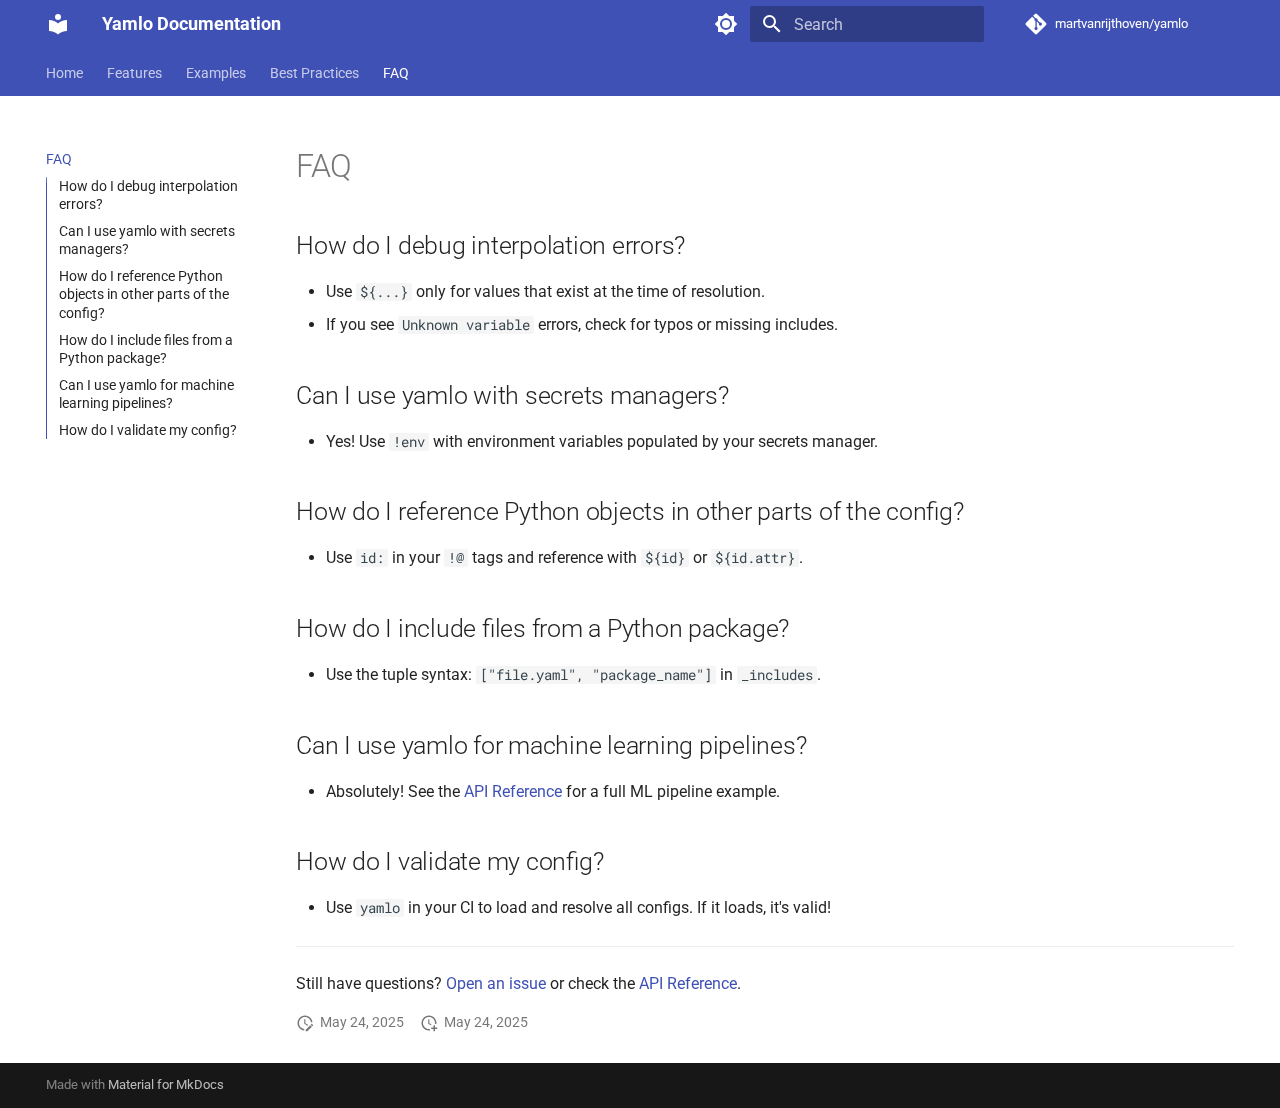
<file: faq/index.html>
<!doctype html>
<html lang="en" class="no-js">
  <head>
    
      <meta charset="utf-8">
      <meta name="viewport" content="width=device-width,initial-scale=1">
      
      
      
        <link rel="canonical" href="https://martvanrijthoven.github.io/yamlo/faq/">
      
      
        <link rel="prev" href="../best-practices/">
      
      
      
      <link rel="icon" href="../assets/images/favicon.png">
      <meta name="generator" content="mkdocs-1.6.1, mkdocs-material-9.6.14">
    
    
      
        <title>FAQ - Yamlo Documentation</title>
      
    
    
      <link rel="stylesheet" href="../assets/stylesheets/main.342714a4.min.css">
      
        
        <link rel="stylesheet" href="../assets/stylesheets/palette.06af60db.min.css">
      
      


    
    
      
    
    
      
        
        
        <link rel="preconnect" href="https://fonts.gstatic.com" crossorigin>
        <link rel="stylesheet" href="https://fonts.googleapis.com/css?family=Roboto:300,300i,400,400i,700,700i%7CRoboto+Mono:400,400i,700,700i&display=fallback">
        <style>:root{--md-text-font:"Roboto";--md-code-font:"Roboto Mono"}</style>
      
    
    
      <link rel="stylesheet" href="../assets/_mkdocstrings.css">
    
    <script>__md_scope=new URL("..",location),__md_hash=e=>[...e].reduce(((e,_)=>(e<<5)-e+_.charCodeAt(0)),0),__md_get=(e,_=localStorage,t=__md_scope)=>JSON.parse(_.getItem(t.pathname+"."+e)),__md_set=(e,_,t=localStorage,a=__md_scope)=>{try{t.setItem(a.pathname+"."+e,JSON.stringify(_))}catch(e){}}</script>
    
      

    
    
    
  </head>
  
  
    
    
      
    
    
    
    
    <body dir="ltr" data-md-color-scheme="default" data-md-color-primary="indigo" data-md-color-accent="indigo">
  
    
    <input class="md-toggle" data-md-toggle="drawer" type="checkbox" id="__drawer" autocomplete="off">
    <input class="md-toggle" data-md-toggle="search" type="checkbox" id="__search" autocomplete="off">
    <label class="md-overlay" for="__drawer"></label>
    <div data-md-component="skip">
      
        
        <a href="#faq" class="md-skip">
          Skip to content
        </a>
      
    </div>
    <div data-md-component="announce">
      
    </div>
    
    
      

<header class="md-header" data-md-component="header">
  <nav class="md-header__inner md-grid" aria-label="Header">
    <a href=".." title="Yamlo Documentation" class="md-header__button md-logo" aria-label="Yamlo Documentation" data-md-component="logo">
      
  
  <svg xmlns="http://www.w3.org/2000/svg" viewBox="0 0 24 24"><path d="M12 8a3 3 0 0 0 3-3 3 3 0 0 0-3-3 3 3 0 0 0-3 3 3 3 0 0 0 3 3m0 3.54C9.64 9.35 6.5 8 3 8v11c3.5 0 6.64 1.35 9 3.54 2.36-2.19 5.5-3.54 9-3.54V8c-3.5 0-6.64 1.35-9 3.54"/></svg>

    </a>
    <label class="md-header__button md-icon" for="__drawer">
      
      <svg xmlns="http://www.w3.org/2000/svg" viewBox="0 0 24 24"><path d="M3 6h18v2H3zm0 5h18v2H3zm0 5h18v2H3z"/></svg>
    </label>
    <div class="md-header__title" data-md-component="header-title">
      <div class="md-header__ellipsis">
        <div class="md-header__topic">
          <span class="md-ellipsis">
            Yamlo Documentation
          </span>
        </div>
        <div class="md-header__topic" data-md-component="header-topic">
          <span class="md-ellipsis">
            
              FAQ
            
          </span>
        </div>
      </div>
    </div>
    
      
        <form class="md-header__option" data-md-component="palette">
  
    
    
    
    <input class="md-option" data-md-color-media="(prefers-color-scheme: light)" data-md-color-scheme="default" data-md-color-primary="indigo" data-md-color-accent="indigo"  aria-label="Switch to dark mode"  type="radio" name="__palette" id="__palette_0">
    
      <label class="md-header__button md-icon" title="Switch to dark mode" for="__palette_1" hidden>
        <svg xmlns="http://www.w3.org/2000/svg" viewBox="0 0 24 24"><path d="M12 8a4 4 0 0 0-4 4 4 4 0 0 0 4 4 4 4 0 0 0 4-4 4 4 0 0 0-4-4m0 10a6 6 0 0 1-6-6 6 6 0 0 1 6-6 6 6 0 0 1 6 6 6 6 0 0 1-6 6m8-9.31V4h-4.69L12 .69 8.69 4H4v4.69L.69 12 4 15.31V20h4.69L12 23.31 15.31 20H20v-4.69L23.31 12z"/></svg>
      </label>
    
  
    
    
    
    <input class="md-option" data-md-color-media="(prefers-color-scheme: dark)" data-md-color-scheme="slate" data-md-color-primary="indigo" data-md-color-accent="indigo"  aria-label="Switch to light mode"  type="radio" name="__palette" id="__palette_1">
    
      <label class="md-header__button md-icon" title="Switch to light mode" for="__palette_0" hidden>
        <svg xmlns="http://www.w3.org/2000/svg" viewBox="0 0 24 24"><path d="M12 18c-.89 0-1.74-.2-2.5-.55C11.56 16.5 13 14.42 13 12s-1.44-4.5-3.5-5.45C10.26 6.2 11.11 6 12 6a6 6 0 0 1 6 6 6 6 0 0 1-6 6m8-9.31V4h-4.69L12 .69 8.69 4H4v4.69L.69 12 4 15.31V20h4.69L12 23.31 15.31 20H20v-4.69L23.31 12z"/></svg>
      </label>
    
  
</form>
      
    
    
      <script>var palette=__md_get("__palette");if(palette&&palette.color){if("(prefers-color-scheme)"===palette.color.media){var media=matchMedia("(prefers-color-scheme: light)"),input=document.querySelector(media.matches?"[data-md-color-media='(prefers-color-scheme: light)']":"[data-md-color-media='(prefers-color-scheme: dark)']");palette.color.media=input.getAttribute("data-md-color-media"),palette.color.scheme=input.getAttribute("data-md-color-scheme"),palette.color.primary=input.getAttribute("data-md-color-primary"),palette.color.accent=input.getAttribute("data-md-color-accent")}for(var[key,value]of Object.entries(palette.color))document.body.setAttribute("data-md-color-"+key,value)}</script>
    
    
    
      
      
        <label class="md-header__button md-icon" for="__search">
          
          <svg xmlns="http://www.w3.org/2000/svg" viewBox="0 0 24 24"><path d="M9.5 3A6.5 6.5 0 0 1 16 9.5c0 1.61-.59 3.09-1.56 4.23l.27.27h.79l5 5-1.5 1.5-5-5v-.79l-.27-.27A6.52 6.52 0 0 1 9.5 16 6.5 6.5 0 0 1 3 9.5 6.5 6.5 0 0 1 9.5 3m0 2C7 5 5 7 5 9.5S7 14 9.5 14 14 12 14 9.5 12 5 9.5 5"/></svg>
        </label>
        <div class="md-search" data-md-component="search" role="dialog">
  <label class="md-search__overlay" for="__search"></label>
  <div class="md-search__inner" role="search">
    <form class="md-search__form" name="search">
      <input type="text" class="md-search__input" name="query" aria-label="Search" placeholder="Search" autocapitalize="off" autocorrect="off" autocomplete="off" spellcheck="false" data-md-component="search-query" required>
      <label class="md-search__icon md-icon" for="__search">
        
        <svg xmlns="http://www.w3.org/2000/svg" viewBox="0 0 24 24"><path d="M9.5 3A6.5 6.5 0 0 1 16 9.5c0 1.61-.59 3.09-1.56 4.23l.27.27h.79l5 5-1.5 1.5-5-5v-.79l-.27-.27A6.52 6.52 0 0 1 9.5 16 6.5 6.5 0 0 1 3 9.5 6.5 6.5 0 0 1 9.5 3m0 2C7 5 5 7 5 9.5S7 14 9.5 14 14 12 14 9.5 12 5 9.5 5"/></svg>
        
        <svg xmlns="http://www.w3.org/2000/svg" viewBox="0 0 24 24"><path d="M20 11v2H8l5.5 5.5-1.42 1.42L4.16 12l7.92-7.92L13.5 5.5 8 11z"/></svg>
      </label>
      <nav class="md-search__options" aria-label="Search">
        
        <button type="reset" class="md-search__icon md-icon" title="Clear" aria-label="Clear" tabindex="-1">
          
          <svg xmlns="http://www.w3.org/2000/svg" viewBox="0 0 24 24"><path d="M19 6.41 17.59 5 12 10.59 6.41 5 5 6.41 10.59 12 5 17.59 6.41 19 12 13.41 17.59 19 19 17.59 13.41 12z"/></svg>
        </button>
      </nav>
      
        <div class="md-search__suggest" data-md-component="search-suggest"></div>
      
    </form>
    <div class="md-search__output">
      <div class="md-search__scrollwrap" tabindex="0" data-md-scrollfix>
        <div class="md-search-result" data-md-component="search-result">
          <div class="md-search-result__meta">
            Initializing search
          </div>
          <ol class="md-search-result__list" role="presentation"></ol>
        </div>
      </div>
    </div>
  </div>
</div>
      
    
    
      <div class="md-header__source">
        <a href="https://github.com/martvanrijthoven/yamlo/" title="Go to repository" class="md-source" data-md-component="source">
  <div class="md-source__icon md-icon">
    
    <svg xmlns="http://www.w3.org/2000/svg" viewBox="0 0 448 512"><!--! Font Awesome Free 6.7.2 by @fontawesome - https://fontawesome.com License - https://fontawesome.com/license/free (Icons: CC BY 4.0, Fonts: SIL OFL 1.1, Code: MIT License) Copyright 2024 Fonticons, Inc.--><path d="M439.55 236.05 244 40.45a28.87 28.87 0 0 0-40.81 0l-40.66 40.63 51.52 51.52c27.06-9.14 52.68 16.77 43.39 43.68l49.66 49.66c34.23-11.8 61.18 31 35.47 56.69-26.49 26.49-70.21-2.87-56-37.34L240.22 199v121.85c25.3 12.54 22.26 41.85 9.08 55a34.34 34.34 0 0 1-48.55 0c-17.57-17.6-11.07-46.91 11.25-56v-123c-20.8-8.51-24.6-30.74-18.64-45L142.57 101 8.45 235.14a28.86 28.86 0 0 0 0 40.81l195.61 195.6a28.86 28.86 0 0 0 40.8 0l194.69-194.69a28.86 28.86 0 0 0 0-40.81"/></svg>
  </div>
  <div class="md-source__repository">
    martvanrijthoven/yamlo
  </div>
</a>
      </div>
    
  </nav>
  
</header>
    
    <div class="md-container" data-md-component="container">
      
      
        
          
            
<nav class="md-tabs" aria-label="Tabs" data-md-component="tabs">
  <div class="md-grid">
    <ul class="md-tabs__list">
      
        
  
  
  
  
    <li class="md-tabs__item">
      <a href=".." class="md-tabs__link">
        
  
  
    
  
  Home

      </a>
    </li>
  

      
        
  
  
  
  
    <li class="md-tabs__item">
      <a href="../features/" class="md-tabs__link">
        
  
  
    
  
  Features

      </a>
    </li>
  

      
        
  
  
  
  
    <li class="md-tabs__item">
      <a href="../examples/" class="md-tabs__link">
        
  
  
    
  
  Examples

      </a>
    </li>
  

      
        
  
  
  
  
    <li class="md-tabs__item">
      <a href="../best-practices/" class="md-tabs__link">
        
  
  
    
  
  Best Practices

      </a>
    </li>
  

      
        
  
  
  
    
  
  
    <li class="md-tabs__item md-tabs__item--active">
      <a href="./" class="md-tabs__link">
        
  
  
    
  
  FAQ

      </a>
    </li>
  

      
    </ul>
  </div>
</nav>
          
        
      
      <main class="md-main" data-md-component="main">
        <div class="md-main__inner md-grid">
          
            
              
              <div class="md-sidebar md-sidebar--primary" data-md-component="sidebar" data-md-type="navigation" >
                <div class="md-sidebar__scrollwrap">
                  <div class="md-sidebar__inner">
                    


  


  

<nav class="md-nav md-nav--primary md-nav--lifted md-nav--integrated" aria-label="Navigation" data-md-level="0">
  <label class="md-nav__title" for="__drawer">
    <a href=".." title="Yamlo Documentation" class="md-nav__button md-logo" aria-label="Yamlo Documentation" data-md-component="logo">
      
  
  <svg xmlns="http://www.w3.org/2000/svg" viewBox="0 0 24 24"><path d="M12 8a3 3 0 0 0 3-3 3 3 0 0 0-3-3 3 3 0 0 0-3 3 3 3 0 0 0 3 3m0 3.54C9.64 9.35 6.5 8 3 8v11c3.5 0 6.64 1.35 9 3.54 2.36-2.19 5.5-3.54 9-3.54V8c-3.5 0-6.64 1.35-9 3.54"/></svg>

    </a>
    Yamlo Documentation
  </label>
  
    <div class="md-nav__source">
      <a href="https://github.com/martvanrijthoven/yamlo/" title="Go to repository" class="md-source" data-md-component="source">
  <div class="md-source__icon md-icon">
    
    <svg xmlns="http://www.w3.org/2000/svg" viewBox="0 0 448 512"><!--! Font Awesome Free 6.7.2 by @fontawesome - https://fontawesome.com License - https://fontawesome.com/license/free (Icons: CC BY 4.0, Fonts: SIL OFL 1.1, Code: MIT License) Copyright 2024 Fonticons, Inc.--><path d="M439.55 236.05 244 40.45a28.87 28.87 0 0 0-40.81 0l-40.66 40.63 51.52 51.52c27.06-9.14 52.68 16.77 43.39 43.68l49.66 49.66c34.23-11.8 61.18 31 35.47 56.69-26.49 26.49-70.21-2.87-56-37.34L240.22 199v121.85c25.3 12.54 22.26 41.85 9.08 55a34.34 34.34 0 0 1-48.55 0c-17.57-17.6-11.07-46.91 11.25-56v-123c-20.8-8.51-24.6-30.74-18.64-45L142.57 101 8.45 235.14a28.86 28.86 0 0 0 0 40.81l195.61 195.6a28.86 28.86 0 0 0 40.8 0l194.69-194.69a28.86 28.86 0 0 0 0-40.81"/></svg>
  </div>
  <div class="md-source__repository">
    martvanrijthoven/yamlo
  </div>
</a>
    </div>
  
  <ul class="md-nav__list" data-md-scrollfix>
    
      
      
  
  
  
  
    <li class="md-nav__item">
      <a href=".." class="md-nav__link">
        
  
  
  <span class="md-ellipsis">
    Home
    
  </span>
  

      </a>
    </li>
  

    
      
      
  
  
  
  
    <li class="md-nav__item">
      <a href="../features/" class="md-nav__link">
        
  
  
  <span class="md-ellipsis">
    Features
    
  </span>
  

      </a>
    </li>
  

    
      
      
  
  
  
  
    <li class="md-nav__item">
      <a href="../examples/" class="md-nav__link">
        
  
  
  <span class="md-ellipsis">
    Examples
    
  </span>
  

      </a>
    </li>
  

    
      
      
  
  
  
  
    <li class="md-nav__item">
      <a href="../best-practices/" class="md-nav__link">
        
  
  
  <span class="md-ellipsis">
    Best Practices
    
  </span>
  

      </a>
    </li>
  

    
      
      
  
  
    
  
  
  
    <li class="md-nav__item md-nav__item--active">
      
      <input class="md-nav__toggle md-toggle" type="checkbox" id="__toc">
      
      
        
      
      
        <label class="md-nav__link md-nav__link--active" for="__toc">
          
  
  
  <span class="md-ellipsis">
    FAQ
    
  </span>
  

          <span class="md-nav__icon md-icon"></span>
        </label>
      
      <a href="./" class="md-nav__link md-nav__link--active">
        
  
  
  <span class="md-ellipsis">
    FAQ
    
  </span>
  

      </a>
      
        

<nav class="md-nav md-nav--secondary" aria-label="Table of contents">
  
  
  
    
  
  
    <label class="md-nav__title" for="__toc">
      <span class="md-nav__icon md-icon"></span>
      Table of contents
    </label>
    <ul class="md-nav__list" data-md-component="toc" data-md-scrollfix>
      
        <li class="md-nav__item">
  <a href="#how-do-i-debug-interpolation-errors" class="md-nav__link">
    <span class="md-ellipsis">
      How do I debug interpolation errors?
    </span>
  </a>
  
</li>
      
        <li class="md-nav__item">
  <a href="#can-i-use-yamlo-with-secrets-managers" class="md-nav__link">
    <span class="md-ellipsis">
      Can I use yamlo with secrets managers?
    </span>
  </a>
  
</li>
      
        <li class="md-nav__item">
  <a href="#how-do-i-reference-python-objects-in-other-parts-of-the-config" class="md-nav__link">
    <span class="md-ellipsis">
      How do I reference Python objects in other parts of the config?
    </span>
  </a>
  
</li>
      
        <li class="md-nav__item">
  <a href="#how-do-i-include-files-from-a-python-package" class="md-nav__link">
    <span class="md-ellipsis">
      How do I include files from a Python package?
    </span>
  </a>
  
</li>
      
        <li class="md-nav__item">
  <a href="#can-i-use-yamlo-for-machine-learning-pipelines" class="md-nav__link">
    <span class="md-ellipsis">
      Can I use yamlo for machine learning pipelines?
    </span>
  </a>
  
</li>
      
        <li class="md-nav__item">
  <a href="#how-do-i-validate-my-config" class="md-nav__link">
    <span class="md-ellipsis">
      How do I validate my config?
    </span>
  </a>
  
</li>
      
    </ul>
  
</nav>
      
    </li>
  

    
  </ul>
</nav>
                  </div>
                </div>
              </div>
            
            
          
          
            <div class="md-content" data-md-component="content">
              <article class="md-content__inner md-typeset">
                
                  


  
  


<h1 id="faq">FAQ<a class="headerlink" href="#faq" title="Permanent link">&para;</a></h1>
<h2 id="how-do-i-debug-interpolation-errors">How do I debug interpolation errors?<a class="headerlink" href="#how-do-i-debug-interpolation-errors" title="Permanent link">&para;</a></h2>
<ul>
<li>Use <code>${...}</code> only for values that exist at the time of resolution.</li>
<li>If you see <code>Unknown variable</code> errors, check for typos or missing includes.</li>
</ul>
<h2 id="can-i-use-yamlo-with-secrets-managers">Can I use yamlo with secrets managers?<a class="headerlink" href="#can-i-use-yamlo-with-secrets-managers" title="Permanent link">&para;</a></h2>
<ul>
<li>Yes! Use <code>!env</code> with environment variables populated by your secrets manager.</li>
</ul>
<h2 id="how-do-i-reference-python-objects-in-other-parts-of-the-config">How do I reference Python objects in other parts of the config?<a class="headerlink" href="#how-do-i-reference-python-objects-in-other-parts-of-the-config" title="Permanent link">&para;</a></h2>
<ul>
<li>Use <code>id:</code> in your <code>!@</code> tags and reference with <code>${id}</code> or <code>${id.attr}</code>.</li>
</ul>
<h2 id="how-do-i-include-files-from-a-python-package">How do I include files from a Python package?<a class="headerlink" href="#how-do-i-include-files-from-a-python-package" title="Permanent link">&para;</a></h2>
<ul>
<li>Use the tuple syntax: <code>["file.yaml", "package_name"]</code> in <code>_includes</code>.</li>
</ul>
<h2 id="can-i-use-yamlo-for-machine-learning-pipelines">Can I use yamlo for machine learning pipelines?<a class="headerlink" href="#can-i-use-yamlo-for-machine-learning-pipelines" title="Permanent link">&para;</a></h2>
<ul>
<li>Absolutely! See the <a href="api.md">API Reference</a> for a full ML pipeline example.</li>
</ul>
<h2 id="how-do-i-validate-my-config">How do I validate my config?<a class="headerlink" href="#how-do-i-validate-my-config" title="Permanent link">&para;</a></h2>
<ul>
<li>Use <code>yamlo</code> in your CI to load and resolve all configs. If it loads, it's valid!</li>
</ul>
<hr />
<p>Still have questions? <a href="https://github.com/your-username/yamlo/issues">Open an issue</a> or check the <a href="api.md">API Reference</a>.</p>







  
    
  
  
    
  


  <aside class="md-source-file">
    
      
  <span class="md-source-file__fact">
    <span class="md-icon" title="Last update">
      <svg xmlns="http://www.w3.org/2000/svg" viewBox="0 0 24 24"><path d="M21 13.1c-.1 0-.3.1-.4.2l-1 1 2.1 2.1 1-1c.2-.2.2-.6 0-.8l-1.3-1.3c-.1-.1-.2-.2-.4-.2m-1.9 1.8-6.1 6V23h2.1l6.1-6.1zM12.5 7v5.2l4 2.4-1 1L11 13V7zM11 21.9c-5.1-.5-9-4.8-9-9.9C2 6.5 6.5 2 12 2c5.3 0 9.6 4.1 10 9.3-.3-.1-.6-.2-1-.2s-.7.1-1 .2C19.6 7.2 16.2 4 12 4c-4.4 0-8 3.6-8 8 0 4.1 3.1 7.5 7.1 7.9l-.1.2z"/></svg>
    </span>
    <span class="git-revision-date-localized-plugin git-revision-date-localized-plugin-date" title="May 24, 2025 18:11:02">May 24, 2025</span>
  </span>

    
    
      
  <span class="md-source-file__fact">
    <span class="md-icon" title="Created">
      <svg xmlns="http://www.w3.org/2000/svg" viewBox="0 0 24 24"><path d="M14.47 15.08 11 13V7h1.5v5.25l3.08 1.83c-.41.28-.79.62-1.11 1m-1.39 4.84c-.36.05-.71.08-1.08.08-4.42 0-8-3.58-8-8s3.58-8 8-8 8 3.58 8 8c0 .37-.03.72-.08 1.08.69.1 1.33.32 1.92.64.1-.56.16-1.13.16-1.72 0-5.5-4.5-10-10-10S2 6.5 2 12s4.47 10 10 10c.59 0 1.16-.06 1.72-.16-.32-.59-.54-1.23-.64-1.92M18 15v3h-3v2h3v3h2v-3h3v-2h-3v-3z"/></svg>
    </span>
    <span class="git-revision-date-localized-plugin git-revision-date-localized-plugin-date" title="May 24, 2025 18:11:02">May 24, 2025</span>
  </span>

    
    
    
  </aside>





                
              </article>
            </div>
          
          
  <script>var tabs=__md_get("__tabs");if(Array.isArray(tabs))e:for(var set of document.querySelectorAll(".tabbed-set")){var labels=set.querySelector(".tabbed-labels");for(var tab of tabs)for(var label of labels.getElementsByTagName("label"))if(label.innerText.trim()===tab){var input=document.getElementById(label.htmlFor);input.checked=!0;continue e}}</script>

<script>var target=document.getElementById(location.hash.slice(1));target&&target.name&&(target.checked=target.name.startsWith("__tabbed_"))</script>
        </div>
        
          <button type="button" class="md-top md-icon" data-md-component="top" hidden>
  
  <svg xmlns="http://www.w3.org/2000/svg" viewBox="0 0 24 24"><path d="M13 20h-2V8l-5.5 5.5-1.42-1.42L12 4.16l7.92 7.92-1.42 1.42L13 8z"/></svg>
  Back to top
</button>
        
      </main>
      
        <footer class="md-footer">
  
  <div class="md-footer-meta md-typeset">
    <div class="md-footer-meta__inner md-grid">
      <div class="md-copyright">
  
  
    Made with
    <a href="https://squidfunk.github.io/mkdocs-material/" target="_blank" rel="noopener">
      Material for MkDocs
    </a>
  
</div>
      
    </div>
  </div>
</footer>
      
    </div>
    <div class="md-dialog" data-md-component="dialog">
      <div class="md-dialog__inner md-typeset"></div>
    </div>
    
    
    
      
      <script id="__config" type="application/json">{"base": "..", "features": ["navigation.tabs", "navigation.sections", "toc.integrate", "navigation.top", "search.suggest", "search.highlight", "content.tabs.link", "content.code.annotation", "content.code.copy"], "search": "../assets/javascripts/workers/search.d50fe291.min.js", "tags": null, "translations": {"clipboard.copied": "Copied to clipboard", "clipboard.copy": "Copy to clipboard", "search.result.more.one": "1 more on this page", "search.result.more.other": "# more on this page", "search.result.none": "No matching documents", "search.result.one": "1 matching document", "search.result.other": "# matching documents", "search.result.placeholder": "Type to start searching", "search.result.term.missing": "Missing", "select.version": "Select version"}, "version": null}</script>
    
    
      <script src="../assets/javascripts/bundle.13a4f30d.min.js"></script>
      
    
  </body>
</html>
</file>
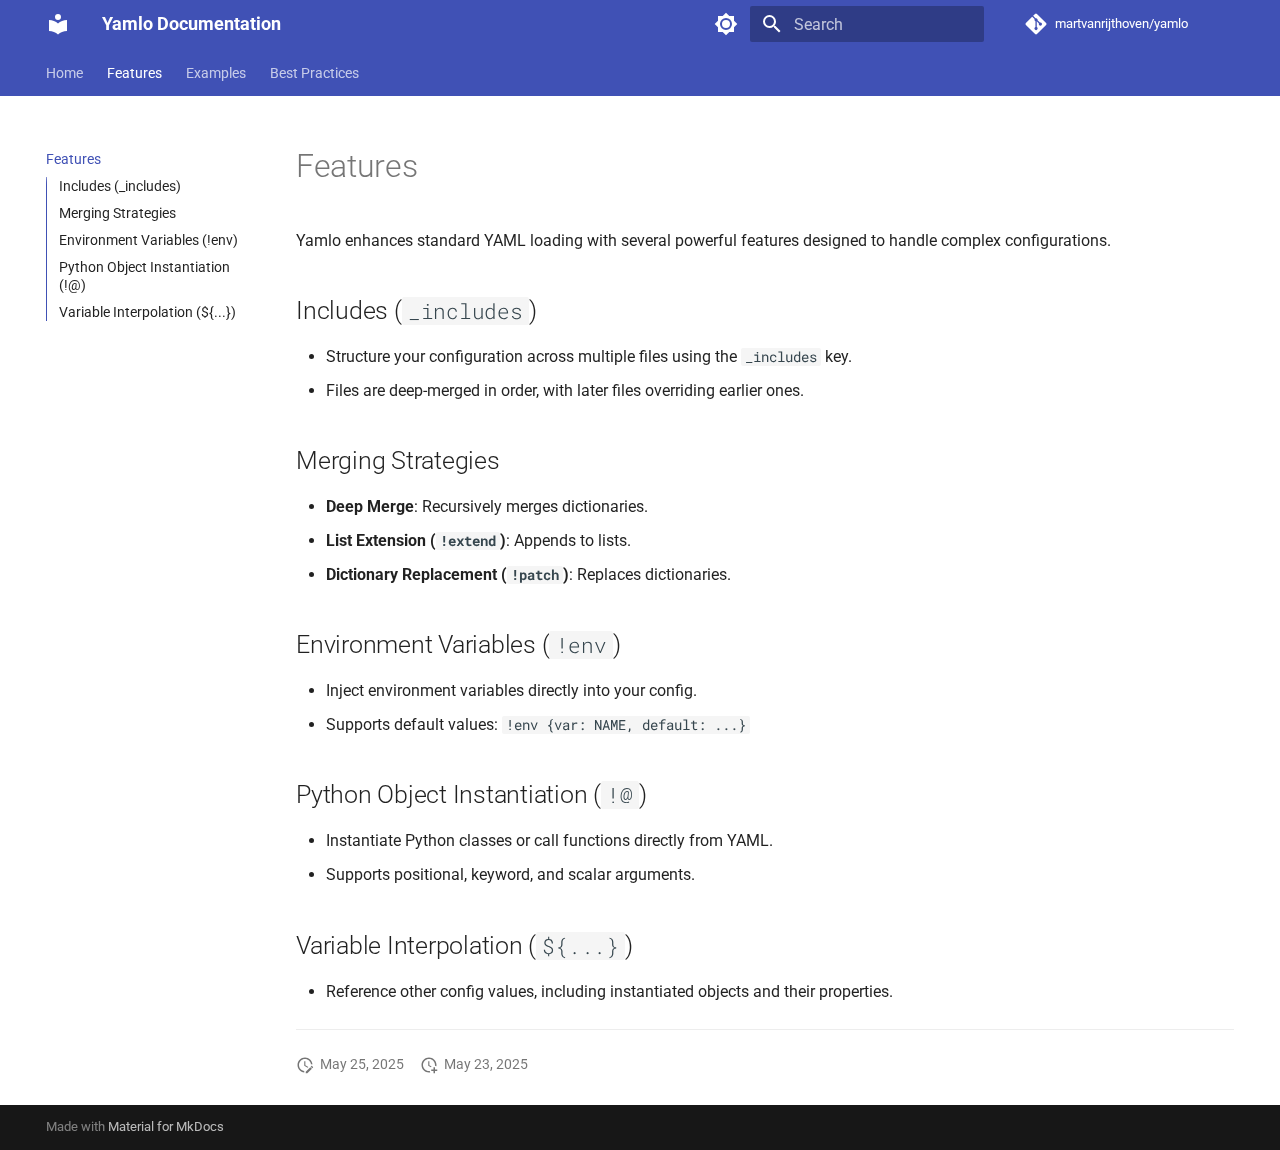
<file: features/index.html>
<!doctype html>
<html lang="en" class="no-js">
  <head>
    
      <meta charset="utf-8">
      <meta name="viewport" content="width=device-width,initial-scale=1">
      
      
      
        <link rel="canonical" href="https://martvanrijthoven.github.io/yamlo/features/">
      
      
        <link rel="prev" href="..">
      
      
        <link rel="next" href="../examples/">
      
      
      <link rel="icon" href="../assets/images/favicon.png">
      <meta name="generator" content="mkdocs-1.6.1, mkdocs-material-9.6.14">
    
    
      
        <title>Features - Yamlo Documentation</title>
      
    
    
      <link rel="stylesheet" href="../assets/stylesheets/main.342714a4.min.css">
      
        
        <link rel="stylesheet" href="../assets/stylesheets/palette.06af60db.min.css">
      
      


    
    
      
    
    
      
        
        
        <link rel="preconnect" href="https://fonts.gstatic.com" crossorigin>
        <link rel="stylesheet" href="https://fonts.googleapis.com/css?family=Roboto:300,300i,400,400i,700,700i%7CRoboto+Mono:400,400i,700,700i&display=fallback">
        <style>:root{--md-text-font:"Roboto";--md-code-font:"Roboto Mono"}</style>
      
    
    
      <link rel="stylesheet" href="../assets/_mkdocstrings.css">
    
    <script>__md_scope=new URL("..",location),__md_hash=e=>[...e].reduce(((e,_)=>(e<<5)-e+_.charCodeAt(0)),0),__md_get=(e,_=localStorage,t=__md_scope)=>JSON.parse(_.getItem(t.pathname+"."+e)),__md_set=(e,_,t=localStorage,a=__md_scope)=>{try{t.setItem(a.pathname+"."+e,JSON.stringify(_))}catch(e){}}</script>
    
      

    
    
    
  </head>
  
  
    
    
      
    
    
    
    
    <body dir="ltr" data-md-color-scheme="default" data-md-color-primary="indigo" data-md-color-accent="indigo">
  
    
    <input class="md-toggle" data-md-toggle="drawer" type="checkbox" id="__drawer" autocomplete="off">
    <input class="md-toggle" data-md-toggle="search" type="checkbox" id="__search" autocomplete="off">
    <label class="md-overlay" for="__drawer"></label>
    <div data-md-component="skip">
      
        
        <a href="#features" class="md-skip">
          Skip to content
        </a>
      
    </div>
    <div data-md-component="announce">
      
    </div>
    
    
      

<header class="md-header" data-md-component="header">
  <nav class="md-header__inner md-grid" aria-label="Header">
    <a href=".." title="Yamlo Documentation" class="md-header__button md-logo" aria-label="Yamlo Documentation" data-md-component="logo">
      
  
  <svg xmlns="http://www.w3.org/2000/svg" viewBox="0 0 24 24"><path d="M12 8a3 3 0 0 0 3-3 3 3 0 0 0-3-3 3 3 0 0 0-3 3 3 3 0 0 0 3 3m0 3.54C9.64 9.35 6.5 8 3 8v11c3.5 0 6.64 1.35 9 3.54 2.36-2.19 5.5-3.54 9-3.54V8c-3.5 0-6.64 1.35-9 3.54"/></svg>

    </a>
    <label class="md-header__button md-icon" for="__drawer">
      
      <svg xmlns="http://www.w3.org/2000/svg" viewBox="0 0 24 24"><path d="M3 6h18v2H3zm0 5h18v2H3zm0 5h18v2H3z"/></svg>
    </label>
    <div class="md-header__title" data-md-component="header-title">
      <div class="md-header__ellipsis">
        <div class="md-header__topic">
          <span class="md-ellipsis">
            Yamlo Documentation
          </span>
        </div>
        <div class="md-header__topic" data-md-component="header-topic">
          <span class="md-ellipsis">
            
              Features
            
          </span>
        </div>
      </div>
    </div>
    
      
        <form class="md-header__option" data-md-component="palette">
  
    
    
    
    <input class="md-option" data-md-color-media="(prefers-color-scheme: light)" data-md-color-scheme="default" data-md-color-primary="indigo" data-md-color-accent="indigo"  aria-label="Switch to dark mode"  type="radio" name="__palette" id="__palette_0">
    
      <label class="md-header__button md-icon" title="Switch to dark mode" for="__palette_1" hidden>
        <svg xmlns="http://www.w3.org/2000/svg" viewBox="0 0 24 24"><path d="M12 8a4 4 0 0 0-4 4 4 4 0 0 0 4 4 4 4 0 0 0 4-4 4 4 0 0 0-4-4m0 10a6 6 0 0 1-6-6 6 6 0 0 1 6-6 6 6 0 0 1 6 6 6 6 0 0 1-6 6m8-9.31V4h-4.69L12 .69 8.69 4H4v4.69L.69 12 4 15.31V20h4.69L12 23.31 15.31 20H20v-4.69L23.31 12z"/></svg>
      </label>
    
  
    
    
    
    <input class="md-option" data-md-color-media="(prefers-color-scheme: dark)" data-md-color-scheme="slate" data-md-color-primary="indigo" data-md-color-accent="indigo"  aria-label="Switch to light mode"  type="radio" name="__palette" id="__palette_1">
    
      <label class="md-header__button md-icon" title="Switch to light mode" for="__palette_0" hidden>
        <svg xmlns="http://www.w3.org/2000/svg" viewBox="0 0 24 24"><path d="M12 18c-.89 0-1.74-.2-2.5-.55C11.56 16.5 13 14.42 13 12s-1.44-4.5-3.5-5.45C10.26 6.2 11.11 6 12 6a6 6 0 0 1 6 6 6 6 0 0 1-6 6m8-9.31V4h-4.69L12 .69 8.69 4H4v4.69L.69 12 4 15.31V20h4.69L12 23.31 15.31 20H20v-4.69L23.31 12z"/></svg>
      </label>
    
  
</form>
      
    
    
      <script>var palette=__md_get("__palette");if(palette&&palette.color){if("(prefers-color-scheme)"===palette.color.media){var media=matchMedia("(prefers-color-scheme: light)"),input=document.querySelector(media.matches?"[data-md-color-media='(prefers-color-scheme: light)']":"[data-md-color-media='(prefers-color-scheme: dark)']");palette.color.media=input.getAttribute("data-md-color-media"),palette.color.scheme=input.getAttribute("data-md-color-scheme"),palette.color.primary=input.getAttribute("data-md-color-primary"),palette.color.accent=input.getAttribute("data-md-color-accent")}for(var[key,value]of Object.entries(palette.color))document.body.setAttribute("data-md-color-"+key,value)}</script>
    
    
    
      
      
        <label class="md-header__button md-icon" for="__search">
          
          <svg xmlns="http://www.w3.org/2000/svg" viewBox="0 0 24 24"><path d="M9.5 3A6.5 6.5 0 0 1 16 9.5c0 1.61-.59 3.09-1.56 4.23l.27.27h.79l5 5-1.5 1.5-5-5v-.79l-.27-.27A6.52 6.52 0 0 1 9.5 16 6.5 6.5 0 0 1 3 9.5 6.5 6.5 0 0 1 9.5 3m0 2C7 5 5 7 5 9.5S7 14 9.5 14 14 12 14 9.5 12 5 9.5 5"/></svg>
        </label>
        <div class="md-search" data-md-component="search" role="dialog">
  <label class="md-search__overlay" for="__search"></label>
  <div class="md-search__inner" role="search">
    <form class="md-search__form" name="search">
      <input type="text" class="md-search__input" name="query" aria-label="Search" placeholder="Search" autocapitalize="off" autocorrect="off" autocomplete="off" spellcheck="false" data-md-component="search-query" required>
      <label class="md-search__icon md-icon" for="__search">
        
        <svg xmlns="http://www.w3.org/2000/svg" viewBox="0 0 24 24"><path d="M9.5 3A6.5 6.5 0 0 1 16 9.5c0 1.61-.59 3.09-1.56 4.23l.27.27h.79l5 5-1.5 1.5-5-5v-.79l-.27-.27A6.52 6.52 0 0 1 9.5 16 6.5 6.5 0 0 1 3 9.5 6.5 6.5 0 0 1 9.5 3m0 2C7 5 5 7 5 9.5S7 14 9.5 14 14 12 14 9.5 12 5 9.5 5"/></svg>
        
        <svg xmlns="http://www.w3.org/2000/svg" viewBox="0 0 24 24"><path d="M20 11v2H8l5.5 5.5-1.42 1.42L4.16 12l7.92-7.92L13.5 5.5 8 11z"/></svg>
      </label>
      <nav class="md-search__options" aria-label="Search">
        
        <button type="reset" class="md-search__icon md-icon" title="Clear" aria-label="Clear" tabindex="-1">
          
          <svg xmlns="http://www.w3.org/2000/svg" viewBox="0 0 24 24"><path d="M19 6.41 17.59 5 12 10.59 6.41 5 5 6.41 10.59 12 5 17.59 6.41 19 12 13.41 17.59 19 19 17.59 13.41 12z"/></svg>
        </button>
      </nav>
      
        <div class="md-search__suggest" data-md-component="search-suggest"></div>
      
    </form>
    <div class="md-search__output">
      <div class="md-search__scrollwrap" tabindex="0" data-md-scrollfix>
        <div class="md-search-result" data-md-component="search-result">
          <div class="md-search-result__meta">
            Initializing search
          </div>
          <ol class="md-search-result__list" role="presentation"></ol>
        </div>
      </div>
    </div>
  </div>
</div>
      
    
    
      <div class="md-header__source">
        <a href="https://github.com/martvanrijthoven/yamlo/" title="Go to repository" class="md-source" data-md-component="source">
  <div class="md-source__icon md-icon">
    
    <svg xmlns="http://www.w3.org/2000/svg" viewBox="0 0 448 512"><!--! Font Awesome Free 6.7.2 by @fontawesome - https://fontawesome.com License - https://fontawesome.com/license/free (Icons: CC BY 4.0, Fonts: SIL OFL 1.1, Code: MIT License) Copyright 2024 Fonticons, Inc.--><path d="M439.55 236.05 244 40.45a28.87 28.87 0 0 0-40.81 0l-40.66 40.63 51.52 51.52c27.06-9.14 52.68 16.77 43.39 43.68l49.66 49.66c34.23-11.8 61.18 31 35.47 56.69-26.49 26.49-70.21-2.87-56-37.34L240.22 199v121.85c25.3 12.54 22.26 41.85 9.08 55a34.34 34.34 0 0 1-48.55 0c-17.57-17.6-11.07-46.91 11.25-56v-123c-20.8-8.51-24.6-30.74-18.64-45L142.57 101 8.45 235.14a28.86 28.86 0 0 0 0 40.81l195.61 195.6a28.86 28.86 0 0 0 40.8 0l194.69-194.69a28.86 28.86 0 0 0 0-40.81"/></svg>
  </div>
  <div class="md-source__repository">
    martvanrijthoven/yamlo
  </div>
</a>
      </div>
    
  </nav>
  
</header>
    
    <div class="md-container" data-md-component="container">
      
      
        
          
            
<nav class="md-tabs" aria-label="Tabs" data-md-component="tabs">
  <div class="md-grid">
    <ul class="md-tabs__list">
      
        
  
  
  
  
    <li class="md-tabs__item">
      <a href=".." class="md-tabs__link">
        
  
  
    
  
  Home

      </a>
    </li>
  

      
        
  
  
  
    
  
  
    <li class="md-tabs__item md-tabs__item--active">
      <a href="./" class="md-tabs__link">
        
  
  
    
  
  Features

      </a>
    </li>
  

      
        
  
  
  
  
    <li class="md-tabs__item">
      <a href="../examples/" class="md-tabs__link">
        
  
  
    
  
  Examples

      </a>
    </li>
  

      
        
  
  
  
  
    <li class="md-tabs__item">
      <a href="../best-practices/" class="md-tabs__link">
        
  
  
    
  
  Best Practices

      </a>
    </li>
  

      
    </ul>
  </div>
</nav>
          
        
      
      <main class="md-main" data-md-component="main">
        <div class="md-main__inner md-grid">
          
            
              
              <div class="md-sidebar md-sidebar--primary" data-md-component="sidebar" data-md-type="navigation" >
                <div class="md-sidebar__scrollwrap">
                  <div class="md-sidebar__inner">
                    


  


  

<nav class="md-nav md-nav--primary md-nav--lifted md-nav--integrated" aria-label="Navigation" data-md-level="0">
  <label class="md-nav__title" for="__drawer">
    <a href=".." title="Yamlo Documentation" class="md-nav__button md-logo" aria-label="Yamlo Documentation" data-md-component="logo">
      
  
  <svg xmlns="http://www.w3.org/2000/svg" viewBox="0 0 24 24"><path d="M12 8a3 3 0 0 0 3-3 3 3 0 0 0-3-3 3 3 0 0 0-3 3 3 3 0 0 0 3 3m0 3.54C9.64 9.35 6.5 8 3 8v11c3.5 0 6.64 1.35 9 3.54 2.36-2.19 5.5-3.54 9-3.54V8c-3.5 0-6.64 1.35-9 3.54"/></svg>

    </a>
    Yamlo Documentation
  </label>
  
    <div class="md-nav__source">
      <a href="https://github.com/martvanrijthoven/yamlo/" title="Go to repository" class="md-source" data-md-component="source">
  <div class="md-source__icon md-icon">
    
    <svg xmlns="http://www.w3.org/2000/svg" viewBox="0 0 448 512"><!--! Font Awesome Free 6.7.2 by @fontawesome - https://fontawesome.com License - https://fontawesome.com/license/free (Icons: CC BY 4.0, Fonts: SIL OFL 1.1, Code: MIT License) Copyright 2024 Fonticons, Inc.--><path d="M439.55 236.05 244 40.45a28.87 28.87 0 0 0-40.81 0l-40.66 40.63 51.52 51.52c27.06-9.14 52.68 16.77 43.39 43.68l49.66 49.66c34.23-11.8 61.18 31 35.47 56.69-26.49 26.49-70.21-2.87-56-37.34L240.22 199v121.85c25.3 12.54 22.26 41.85 9.08 55a34.34 34.34 0 0 1-48.55 0c-17.57-17.6-11.07-46.91 11.25-56v-123c-20.8-8.51-24.6-30.74-18.64-45L142.57 101 8.45 235.14a28.86 28.86 0 0 0 0 40.81l195.61 195.6a28.86 28.86 0 0 0 40.8 0l194.69-194.69a28.86 28.86 0 0 0 0-40.81"/></svg>
  </div>
  <div class="md-source__repository">
    martvanrijthoven/yamlo
  </div>
</a>
    </div>
  
  <ul class="md-nav__list" data-md-scrollfix>
    
      
      
  
  
  
  
    <li class="md-nav__item">
      <a href=".." class="md-nav__link">
        
  
  
  <span class="md-ellipsis">
    Home
    
  </span>
  

      </a>
    </li>
  

    
      
      
  
  
    
  
  
  
    <li class="md-nav__item md-nav__item--active">
      
      <input class="md-nav__toggle md-toggle" type="checkbox" id="__toc">
      
      
        
      
      
        <label class="md-nav__link md-nav__link--active" for="__toc">
          
  
  
  <span class="md-ellipsis">
    Features
    
  </span>
  

          <span class="md-nav__icon md-icon"></span>
        </label>
      
      <a href="./" class="md-nav__link md-nav__link--active">
        
  
  
  <span class="md-ellipsis">
    Features
    
  </span>
  

      </a>
      
        

<nav class="md-nav md-nav--secondary" aria-label="Table of contents">
  
  
  
    
  
  
    <label class="md-nav__title" for="__toc">
      <span class="md-nav__icon md-icon"></span>
      Table of contents
    </label>
    <ul class="md-nav__list" data-md-component="toc" data-md-scrollfix>
      
        <li class="md-nav__item">
  <a href="#includes-_includes" class="md-nav__link">
    <span class="md-ellipsis">
      Includes (_includes)
    </span>
  </a>
  
</li>
      
        <li class="md-nav__item">
  <a href="#merging-strategies" class="md-nav__link">
    <span class="md-ellipsis">
      Merging Strategies
    </span>
  </a>
  
</li>
      
        <li class="md-nav__item">
  <a href="#environment-variables-env" class="md-nav__link">
    <span class="md-ellipsis">
      Environment Variables (!env)
    </span>
  </a>
  
</li>
      
        <li class="md-nav__item">
  <a href="#python-object-instantiation" class="md-nav__link">
    <span class="md-ellipsis">
      Python Object Instantiation (!@)
    </span>
  </a>
  
</li>
      
        <li class="md-nav__item">
  <a href="#variable-interpolation" class="md-nav__link">
    <span class="md-ellipsis">
      Variable Interpolation (${...})
    </span>
  </a>
  
</li>
      
    </ul>
  
</nav>
      
    </li>
  

    
      
      
  
  
  
  
    <li class="md-nav__item">
      <a href="../examples/" class="md-nav__link">
        
  
  
  <span class="md-ellipsis">
    Examples
    
  </span>
  

      </a>
    </li>
  

    
      
      
  
  
  
  
    <li class="md-nav__item">
      <a href="../best-practices/" class="md-nav__link">
        
  
  
  <span class="md-ellipsis">
    Best Practices
    
  </span>
  

      </a>
    </li>
  

    
  </ul>
</nav>
                  </div>
                </div>
              </div>
            
            
          
          
            <div class="md-content" data-md-component="content">
              <article class="md-content__inner md-typeset">
                
                  


  
  


<h1 id="features">Features<a class="headerlink" href="#features" title="Permanent link">&para;</a></h1>
<p>Yamlo enhances standard YAML loading with several powerful features designed to handle complex configurations.</p>
<h2 id="includes-_includes">Includes (<code>_includes</code>)<a class="headerlink" href="#includes-_includes" title="Permanent link">&para;</a></h2>
<ul>
<li>Structure your configuration across multiple files using the <code>_includes</code> key.</li>
<li>Files are deep-merged in order, with later files overriding earlier ones.</li>
</ul>
<h2 id="merging-strategies">Merging Strategies<a class="headerlink" href="#merging-strategies" title="Permanent link">&para;</a></h2>
<ul>
<li><strong>Deep Merge</strong>: Recursively merges dictionaries.</li>
<li><strong>List Extension (<code>!extend</code>)</strong>: Appends to lists.</li>
<li><strong>Dictionary Replacement (<code>!patch</code>)</strong>: Replaces dictionaries.</li>
</ul>
<h2 id="environment-variables-env">Environment Variables (<code>!env</code>)<a class="headerlink" href="#environment-variables-env" title="Permanent link">&para;</a></h2>
<ul>
<li>Inject environment variables directly into your config.</li>
<li>Supports default values: <code>!env {var: NAME, default: ...}</code></li>
</ul>
<h2 id="python-object-instantiation">Python Object Instantiation (<code>!@</code>)<a class="headerlink" href="#python-object-instantiation" title="Permanent link">&para;</a></h2>
<ul>
<li>Instantiate Python classes or call functions directly from YAML.</li>
<li>Supports positional, keyword, and scalar arguments.</li>
</ul>
<h2 id="variable-interpolation">Variable Interpolation (<code>${...}</code>)<a class="headerlink" href="#variable-interpolation" title="Permanent link">&para;</a></h2>
<ul>
<li>Reference other config values, including instantiated objects and their properties.</li>
</ul>
<hr />







  
    
  
  
    
  


  <aside class="md-source-file">
    
      
  <span class="md-source-file__fact">
    <span class="md-icon" title="Last update">
      <svg xmlns="http://www.w3.org/2000/svg" viewBox="0 0 24 24"><path d="M21 13.1c-.1 0-.3.1-.4.2l-1 1 2.1 2.1 1-1c.2-.2.2-.6 0-.8l-1.3-1.3c-.1-.1-.2-.2-.4-.2m-1.9 1.8-6.1 6V23h2.1l6.1-6.1zM12.5 7v5.2l4 2.4-1 1L11 13V7zM11 21.9c-5.1-.5-9-4.8-9-9.9C2 6.5 6.5 2 12 2c5.3 0 9.6 4.1 10 9.3-.3-.1-.6-.2-1-.2s-.7.1-1 .2C19.6 7.2 16.2 4 12 4c-4.4 0-8 3.6-8 8 0 4.1 3.1 7.5 7.1 7.9l-.1.2z"/></svg>
    </span>
    <span class="git-revision-date-localized-plugin git-revision-date-localized-plugin-date" title="May 25, 2025 15:29:40 UTC">May 25, 2025</span>
  </span>

    
    
      
  <span class="md-source-file__fact">
    <span class="md-icon" title="Created">
      <svg xmlns="http://www.w3.org/2000/svg" viewBox="0 0 24 24"><path d="M14.47 15.08 11 13V7h1.5v5.25l3.08 1.83c-.41.28-.79.62-1.11 1m-1.39 4.84c-.36.05-.71.08-1.08.08-4.42 0-8-3.58-8-8s3.58-8 8-8 8 3.58 8 8c0 .37-.03.72-.08 1.08.69.1 1.33.32 1.92.64.1-.56.16-1.13.16-1.72 0-5.5-4.5-10-10-10S2 6.5 2 12s4.47 10 10 10c.59 0 1.16-.06 1.72-.16-.32-.59-.54-1.23-.64-1.92M18 15v3h-3v2h3v3h2v-3h3v-2h-3v-3z"/></svg>
    </span>
    <span class="git-revision-date-localized-plugin git-revision-date-localized-plugin-date" title="May 23, 2025 18:56:26 UTC">May 23, 2025</span>
  </span>

    
    
    
  </aside>





                
              </article>
            </div>
          
          
  <script>var tabs=__md_get("__tabs");if(Array.isArray(tabs))e:for(var set of document.querySelectorAll(".tabbed-set")){var labels=set.querySelector(".tabbed-labels");for(var tab of tabs)for(var label of labels.getElementsByTagName("label"))if(label.innerText.trim()===tab){var input=document.getElementById(label.htmlFor);input.checked=!0;continue e}}</script>

<script>var target=document.getElementById(location.hash.slice(1));target&&target.name&&(target.checked=target.name.startsWith("__tabbed_"))</script>
        </div>
        
          <button type="button" class="md-top md-icon" data-md-component="top" hidden>
  
  <svg xmlns="http://www.w3.org/2000/svg" viewBox="0 0 24 24"><path d="M13 20h-2V8l-5.5 5.5-1.42-1.42L12 4.16l7.92 7.92-1.42 1.42L13 8z"/></svg>
  Back to top
</button>
        
      </main>
      
        <footer class="md-footer">
  
  <div class="md-footer-meta md-typeset">
    <div class="md-footer-meta__inner md-grid">
      <div class="md-copyright">
  
  
    Made with
    <a href="https://squidfunk.github.io/mkdocs-material/" target="_blank" rel="noopener">
      Material for MkDocs
    </a>
  
</div>
      
    </div>
  </div>
</footer>
      
    </div>
    <div class="md-dialog" data-md-component="dialog">
      <div class="md-dialog__inner md-typeset"></div>
    </div>
    
    
    
      
      <script id="__config" type="application/json">{"base": "..", "features": ["navigation.tabs", "navigation.sections", "toc.integrate", "navigation.top", "search.suggest", "search.highlight", "content.tabs.link", "content.code.annotation", "content.code.copy"], "search": "../assets/javascripts/workers/search.d50fe291.min.js", "tags": null, "translations": {"clipboard.copied": "Copied to clipboard", "clipboard.copy": "Copy to clipboard", "search.result.more.one": "1 more on this page", "search.result.more.other": "# more on this page", "search.result.none": "No matching documents", "search.result.one": "1 matching document", "search.result.other": "# matching documents", "search.result.placeholder": "Type to start searching", "search.result.term.missing": "Missing", "select.version": "Select version"}, "version": null}</script>
    
    
      <script src="../assets/javascripts/bundle.13a4f30d.min.js"></script>
      
    
  </body>
</html>
</file>
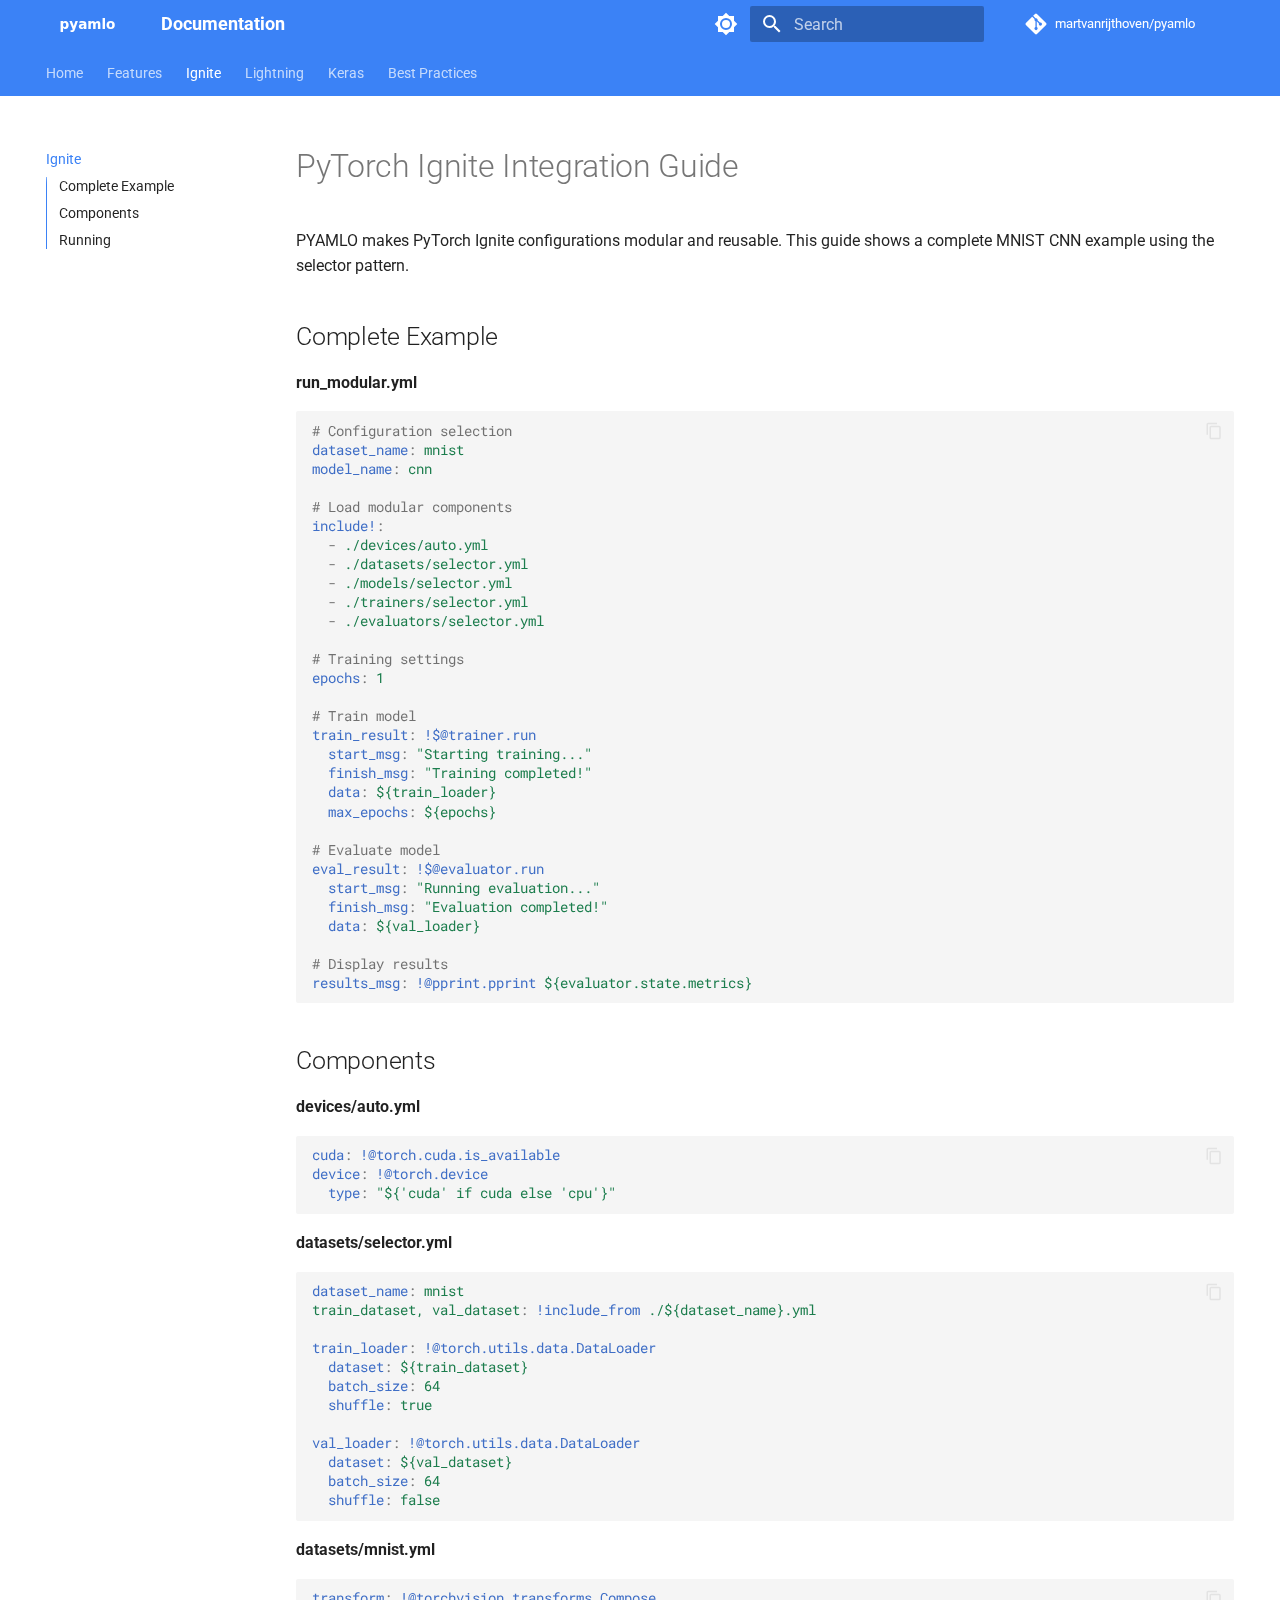
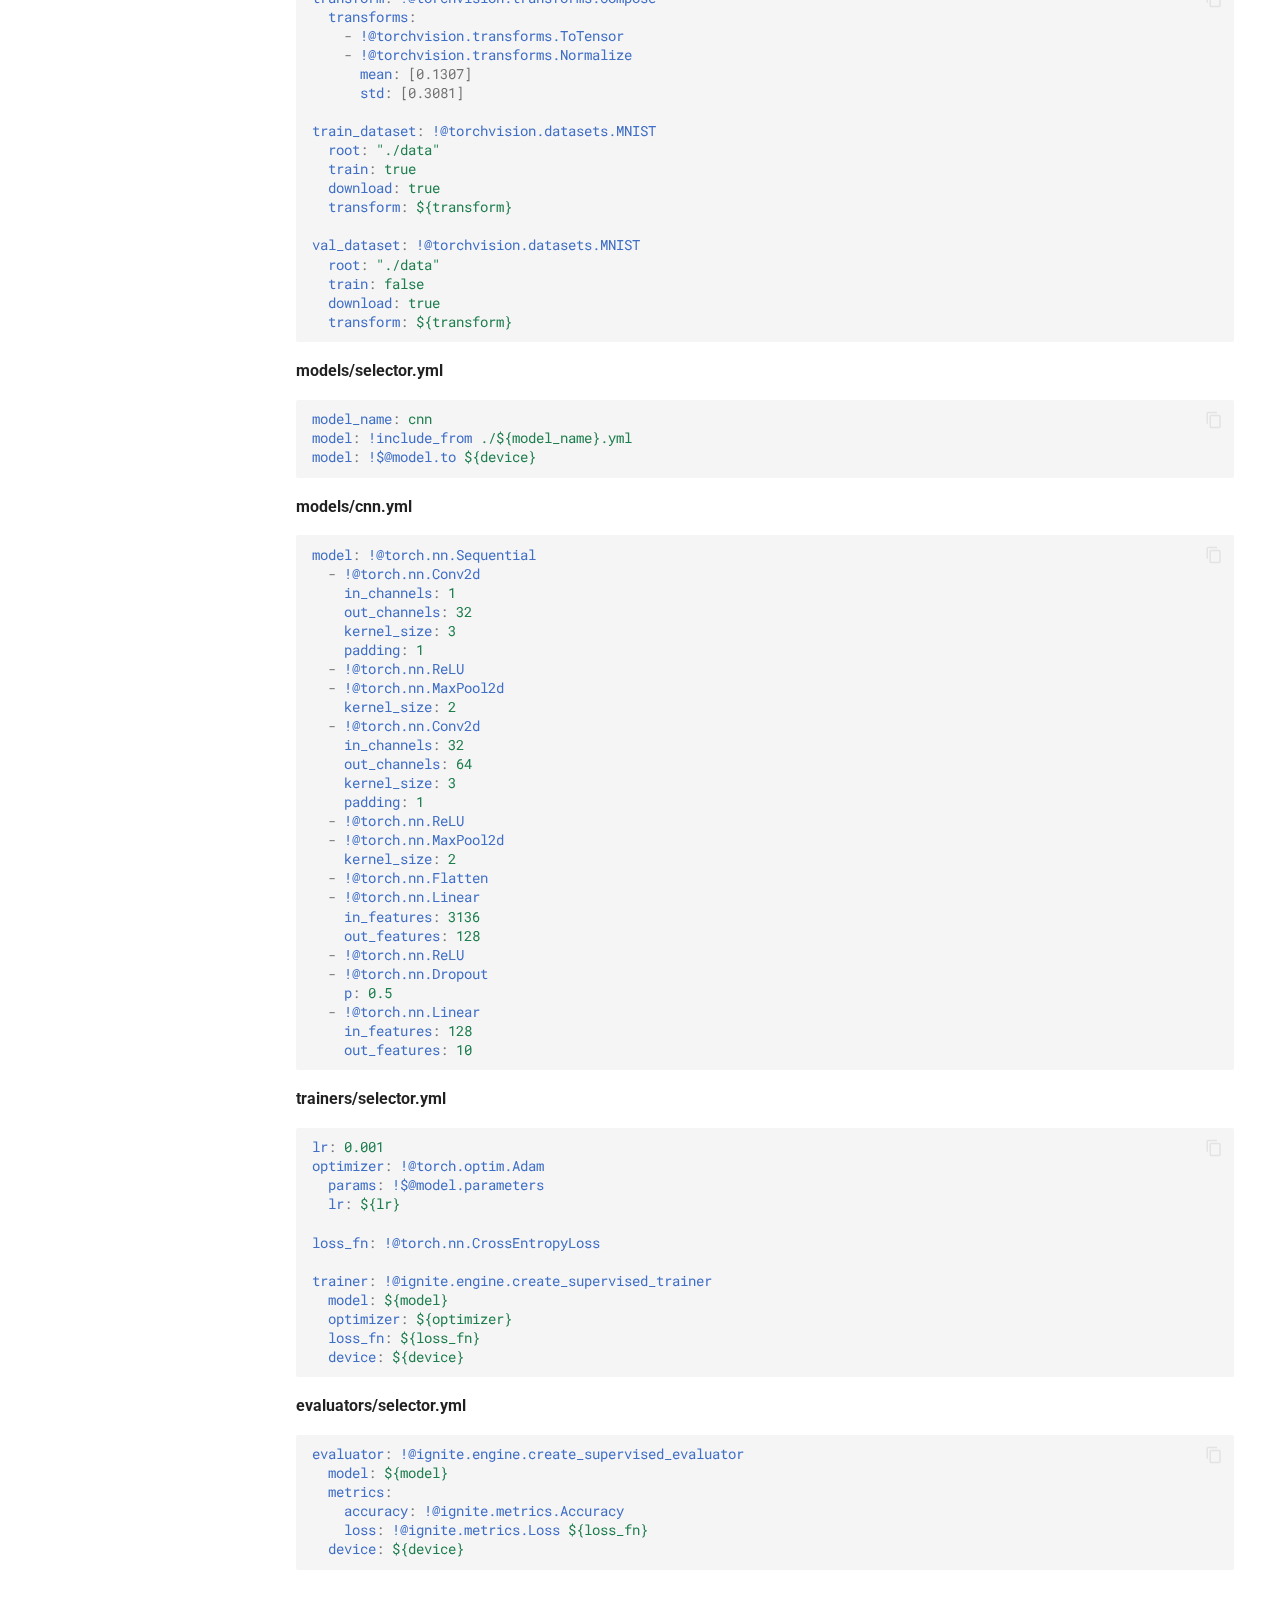
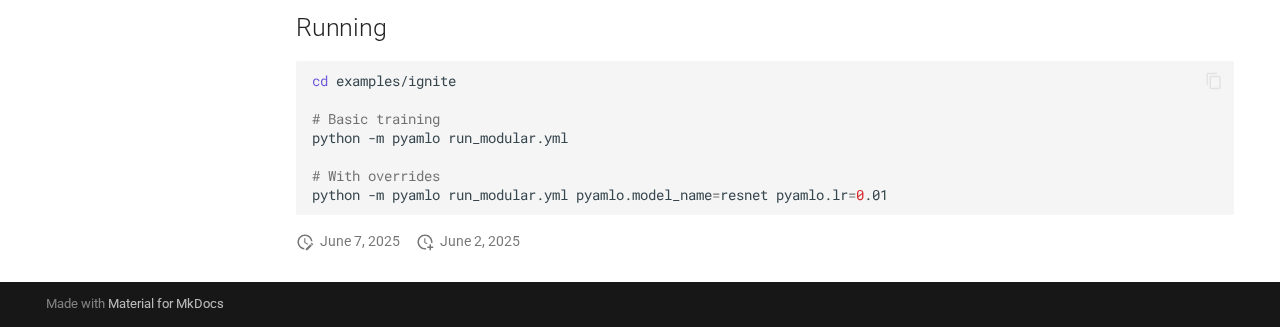
<file: ignite/index.html>
<!doctype html>
<html lang="en" class="no-js">
  <head>
    
      <meta charset="utf-8">
      <meta name="viewport" content="width=device-width,initial-scale=1">
      
      
      
        <link rel="canonical" href="https://martvanrijthoven.github.io/pyamlo/ignite/">
      
      
        <link rel="prev" href="../features/">
      
      
        <link rel="next" href="../lightning/">
      
      
      <link rel="icon" href="../assets/favicon.svg">
      <meta name="generator" content="mkdocs-1.6.1, mkdocs-material-9.6.14">
    
    
      
        <title>Ignite - Documentation</title>
      
    
    
      <link rel="stylesheet" href="../assets/stylesheets/main.342714a4.min.css">
      
        
        <link rel="stylesheet" href="../assets/stylesheets/palette.06af60db.min.css">
      
      


    
    
      
    
    
      
        
        
        <link rel="preconnect" href="https://fonts.gstatic.com" crossorigin>
        <link rel="stylesheet" href="https://fonts.googleapis.com/css?family=Roboto:300,300i,400,400i,700,700i%7CRoboto+Mono:400,400i,700,700i&display=fallback">
        <style>:root{--md-text-font:"Roboto";--md-code-font:"Roboto Mono"}</style>
      
    
    
      <link rel="stylesheet" href="../assets/_mkdocstrings.css">
    
      <link rel="stylesheet" href="../stylesheets/extra.css">
    
    <script>__md_scope=new URL("..",location),__md_hash=e=>[...e].reduce(((e,_)=>(e<<5)-e+_.charCodeAt(0)),0),__md_get=(e,_=localStorage,t=__md_scope)=>JSON.parse(_.getItem(t.pathname+"."+e)),__md_set=(e,_,t=localStorage,a=__md_scope)=>{try{t.setItem(a.pathname+"."+e,JSON.stringify(_))}catch(e){}}</script>
    
      

    
    
    
  </head>
  
  
    
    
      
    
    
    
    
    <body dir="ltr" data-md-color-scheme="default" data-md-color-primary="custom" data-md-color-accent="custom">
  
    
    <input class="md-toggle" data-md-toggle="drawer" type="checkbox" id="__drawer" autocomplete="off">
    <input class="md-toggle" data-md-toggle="search" type="checkbox" id="__search" autocomplete="off">
    <label class="md-overlay" for="__drawer"></label>
    <div data-md-component="skip">
      
        
        <a href="#pytorch-ignite-integration-guide" class="md-skip">
          Skip to content
        </a>
      
    </div>
    <div data-md-component="announce">
      
    </div>
    
    
      

<header class="md-header" data-md-component="header">
  <nav class="md-header__inner md-grid" aria-label="Header">
    <a href=".." title="Documentation" class="md-header__button md-logo" aria-label="Documentation" data-md-component="logo">
      
  <img src="../assets/logo.svg" alt="logo">

    </a>
    <label class="md-header__button md-icon" for="__drawer">
      
      <svg xmlns="http://www.w3.org/2000/svg" viewBox="0 0 24 24"><path d="M3 6h18v2H3zm0 5h18v2H3zm0 5h18v2H3z"/></svg>
    </label>
    <div class="md-header__title" data-md-component="header-title">
      <div class="md-header__ellipsis">
        <div class="md-header__topic">
          <span class="md-ellipsis">
            Documentation
          </span>
        </div>
        <div class="md-header__topic" data-md-component="header-topic">
          <span class="md-ellipsis">
            
              Ignite
            
          </span>
        </div>
      </div>
    </div>
    
      
        <form class="md-header__option" data-md-component="palette">
  
    
    
    
    <input class="md-option" data-md-color-media="(prefers-color-scheme: light)" data-md-color-scheme="default" data-md-color-primary="custom" data-md-color-accent="custom"  aria-label="Switch to dark mode"  type="radio" name="__palette" id="__palette_0">
    
      <label class="md-header__button md-icon" title="Switch to dark mode" for="__palette_1" hidden>
        <svg xmlns="http://www.w3.org/2000/svg" viewBox="0 0 24 24"><path d="M12 8a4 4 0 0 0-4 4 4 4 0 0 0 4 4 4 4 0 0 0 4-4 4 4 0 0 0-4-4m0 10a6 6 0 0 1-6-6 6 6 0 0 1 6-6 6 6 0 0 1 6 6 6 6 0 0 1-6 6m8-9.31V4h-4.69L12 .69 8.69 4H4v4.69L.69 12 4 15.31V20h4.69L12 23.31 15.31 20H20v-4.69L23.31 12z"/></svg>
      </label>
    
  
    
    
    
    <input class="md-option" data-md-color-media="(prefers-color-scheme: dark)" data-md-color-scheme="slate" data-md-color-primary="custom" data-md-color-accent="custom"  aria-label="Switch to light mode"  type="radio" name="__palette" id="__palette_1">
    
      <label class="md-header__button md-icon" title="Switch to light mode" for="__palette_0" hidden>
        <svg xmlns="http://www.w3.org/2000/svg" viewBox="0 0 24 24"><path d="M12 18c-.89 0-1.74-.2-2.5-.55C11.56 16.5 13 14.42 13 12s-1.44-4.5-3.5-5.45C10.26 6.2 11.11 6 12 6a6 6 0 0 1 6 6 6 6 0 0 1-6 6m8-9.31V4h-4.69L12 .69 8.69 4H4v4.69L.69 12 4 15.31V20h4.69L12 23.31 15.31 20H20v-4.69L23.31 12z"/></svg>
      </label>
    
  
</form>
      
    
    
      <script>var palette=__md_get("__palette");if(palette&&palette.color){if("(prefers-color-scheme)"===palette.color.media){var media=matchMedia("(prefers-color-scheme: light)"),input=document.querySelector(media.matches?"[data-md-color-media='(prefers-color-scheme: light)']":"[data-md-color-media='(prefers-color-scheme: dark)']");palette.color.media=input.getAttribute("data-md-color-media"),palette.color.scheme=input.getAttribute("data-md-color-scheme"),palette.color.primary=input.getAttribute("data-md-color-primary"),palette.color.accent=input.getAttribute("data-md-color-accent")}for(var[key,value]of Object.entries(palette.color))document.body.setAttribute("data-md-color-"+key,value)}</script>
    
    
    
      
      
        <label class="md-header__button md-icon" for="__search">
          
          <svg xmlns="http://www.w3.org/2000/svg" viewBox="0 0 24 24"><path d="M9.5 3A6.5 6.5 0 0 1 16 9.5c0 1.61-.59 3.09-1.56 4.23l.27.27h.79l5 5-1.5 1.5-5-5v-.79l-.27-.27A6.52 6.52 0 0 1 9.5 16 6.5 6.5 0 0 1 3 9.5 6.5 6.5 0 0 1 9.5 3m0 2C7 5 5 7 5 9.5S7 14 9.5 14 14 12 14 9.5 12 5 9.5 5"/></svg>
        </label>
        <div class="md-search" data-md-component="search" role="dialog">
  <label class="md-search__overlay" for="__search"></label>
  <div class="md-search__inner" role="search">
    <form class="md-search__form" name="search">
      <input type="text" class="md-search__input" name="query" aria-label="Search" placeholder="Search" autocapitalize="off" autocorrect="off" autocomplete="off" spellcheck="false" data-md-component="search-query" required>
      <label class="md-search__icon md-icon" for="__search">
        
        <svg xmlns="http://www.w3.org/2000/svg" viewBox="0 0 24 24"><path d="M9.5 3A6.5 6.5 0 0 1 16 9.5c0 1.61-.59 3.09-1.56 4.23l.27.27h.79l5 5-1.5 1.5-5-5v-.79l-.27-.27A6.52 6.52 0 0 1 9.5 16 6.5 6.5 0 0 1 3 9.5 6.5 6.5 0 0 1 9.5 3m0 2C7 5 5 7 5 9.5S7 14 9.5 14 14 12 14 9.5 12 5 9.5 5"/></svg>
        
        <svg xmlns="http://www.w3.org/2000/svg" viewBox="0 0 24 24"><path d="M20 11v2H8l5.5 5.5-1.42 1.42L4.16 12l7.92-7.92L13.5 5.5 8 11z"/></svg>
      </label>
      <nav class="md-search__options" aria-label="Search">
        
        <button type="reset" class="md-search__icon md-icon" title="Clear" aria-label="Clear" tabindex="-1">
          
          <svg xmlns="http://www.w3.org/2000/svg" viewBox="0 0 24 24"><path d="M19 6.41 17.59 5 12 10.59 6.41 5 5 6.41 10.59 12 5 17.59 6.41 19 12 13.41 17.59 19 19 17.59 13.41 12z"/></svg>
        </button>
      </nav>
      
        <div class="md-search__suggest" data-md-component="search-suggest"></div>
      
    </form>
    <div class="md-search__output">
      <div class="md-search__scrollwrap" tabindex="0" data-md-scrollfix>
        <div class="md-search-result" data-md-component="search-result">
          <div class="md-search-result__meta">
            Initializing search
          </div>
          <ol class="md-search-result__list" role="presentation"></ol>
        </div>
      </div>
    </div>
  </div>
</div>
      
    
    
      <div class="md-header__source">
        <a href="https://github.com/martvanrijthoven/pyamlo/" title="Go to repository" class="md-source" data-md-component="source">
  <div class="md-source__icon md-icon">
    
    <svg xmlns="http://www.w3.org/2000/svg" viewBox="0 0 448 512"><!--! Font Awesome Free 6.7.2 by @fontawesome - https://fontawesome.com License - https://fontawesome.com/license/free (Icons: CC BY 4.0, Fonts: SIL OFL 1.1, Code: MIT License) Copyright 2024 Fonticons, Inc.--><path d="M439.55 236.05 244 40.45a28.87 28.87 0 0 0-40.81 0l-40.66 40.63 51.52 51.52c27.06-9.14 52.68 16.77 43.39 43.68l49.66 49.66c34.23-11.8 61.18 31 35.47 56.69-26.49 26.49-70.21-2.87-56-37.34L240.22 199v121.85c25.3 12.54 22.26 41.85 9.08 55a34.34 34.34 0 0 1-48.55 0c-17.57-17.6-11.07-46.91 11.25-56v-123c-20.8-8.51-24.6-30.74-18.64-45L142.57 101 8.45 235.14a28.86 28.86 0 0 0 0 40.81l195.61 195.6a28.86 28.86 0 0 0 40.8 0l194.69-194.69a28.86 28.86 0 0 0 0-40.81"/></svg>
  </div>
  <div class="md-source__repository">
    martvanrijthoven/pyamlo
  </div>
</a>
      </div>
    
  </nav>
  
</header>
    
    <div class="md-container" data-md-component="container">
      
      
        
          
            
<nav class="md-tabs" aria-label="Tabs" data-md-component="tabs">
  <div class="md-grid">
    <ul class="md-tabs__list">
      
        
  
  
  
  
    <li class="md-tabs__item">
      <a href=".." class="md-tabs__link">
        
  
  
    
  
  Home

      </a>
    </li>
  

      
        
  
  
  
  
    <li class="md-tabs__item">
      <a href="../features/" class="md-tabs__link">
        
  
  
    
  
  Features

      </a>
    </li>
  

      
        
  
  
  
    
  
  
    <li class="md-tabs__item md-tabs__item--active">
      <a href="./" class="md-tabs__link">
        
  
  
    
  
  Ignite

      </a>
    </li>
  

      
        
  
  
  
  
    <li class="md-tabs__item">
      <a href="../lightning/" class="md-tabs__link">
        
  
  
    
  
  Lightning

      </a>
    </li>
  

      
        
  
  
  
  
    <li class="md-tabs__item">
      <a href="../keras/" class="md-tabs__link">
        
  
  
    
  
  Keras

      </a>
    </li>
  

      
        
  
  
  
  
    <li class="md-tabs__item">
      <a href="../best-practices/" class="md-tabs__link">
        
  
  
    
  
  Best Practices

      </a>
    </li>
  

      
    </ul>
  </div>
</nav>
          
        
      
      <main class="md-main" data-md-component="main">
        <div class="md-main__inner md-grid">
          
            
              
              <div class="md-sidebar md-sidebar--primary" data-md-component="sidebar" data-md-type="navigation" >
                <div class="md-sidebar__scrollwrap">
                  <div class="md-sidebar__inner">
                    


  


  

<nav class="md-nav md-nav--primary md-nav--lifted md-nav--integrated" aria-label="Navigation" data-md-level="0">
  <label class="md-nav__title" for="__drawer">
    <a href=".." title="Documentation" class="md-nav__button md-logo" aria-label="Documentation" data-md-component="logo">
      
  <img src="../assets/logo.svg" alt="logo">

    </a>
    Documentation
  </label>
  
    <div class="md-nav__source">
      <a href="https://github.com/martvanrijthoven/pyamlo/" title="Go to repository" class="md-source" data-md-component="source">
  <div class="md-source__icon md-icon">
    
    <svg xmlns="http://www.w3.org/2000/svg" viewBox="0 0 448 512"><!--! Font Awesome Free 6.7.2 by @fontawesome - https://fontawesome.com License - https://fontawesome.com/license/free (Icons: CC BY 4.0, Fonts: SIL OFL 1.1, Code: MIT License) Copyright 2024 Fonticons, Inc.--><path d="M439.55 236.05 244 40.45a28.87 28.87 0 0 0-40.81 0l-40.66 40.63 51.52 51.52c27.06-9.14 52.68 16.77 43.39 43.68l49.66 49.66c34.23-11.8 61.18 31 35.47 56.69-26.49 26.49-70.21-2.87-56-37.34L240.22 199v121.85c25.3 12.54 22.26 41.85 9.08 55a34.34 34.34 0 0 1-48.55 0c-17.57-17.6-11.07-46.91 11.25-56v-123c-20.8-8.51-24.6-30.74-18.64-45L142.57 101 8.45 235.14a28.86 28.86 0 0 0 0 40.81l195.61 195.6a28.86 28.86 0 0 0 40.8 0l194.69-194.69a28.86 28.86 0 0 0 0-40.81"/></svg>
  </div>
  <div class="md-source__repository">
    martvanrijthoven/pyamlo
  </div>
</a>
    </div>
  
  <ul class="md-nav__list" data-md-scrollfix>
    
      
      
  
  
  
  
    <li class="md-nav__item">
      <a href=".." class="md-nav__link">
        
  
  
  <span class="md-ellipsis">
    Home
    
  </span>
  

      </a>
    </li>
  

    
      
      
  
  
  
  
    <li class="md-nav__item">
      <a href="../features/" class="md-nav__link">
        
  
  
  <span class="md-ellipsis">
    Features
    
  </span>
  

      </a>
    </li>
  

    
      
      
  
  
    
  
  
  
    <li class="md-nav__item md-nav__item--active">
      
      <input class="md-nav__toggle md-toggle" type="checkbox" id="__toc">
      
      
        
      
      
        <label class="md-nav__link md-nav__link--active" for="__toc">
          
  
  
  <span class="md-ellipsis">
    Ignite
    
  </span>
  

          <span class="md-nav__icon md-icon"></span>
        </label>
      
      <a href="./" class="md-nav__link md-nav__link--active">
        
  
  
  <span class="md-ellipsis">
    Ignite
    
  </span>
  

      </a>
      
        

<nav class="md-nav md-nav--secondary" aria-label="Table of contents">
  
  
  
    
  
  
    <label class="md-nav__title" for="__toc">
      <span class="md-nav__icon md-icon"></span>
      Table of contents
    </label>
    <ul class="md-nav__list" data-md-component="toc" data-md-scrollfix>
      
        <li class="md-nav__item">
  <a href="#complete-example" class="md-nav__link">
    <span class="md-ellipsis">
      Complete Example
    </span>
  </a>
  
</li>
      
        <li class="md-nav__item">
  <a href="#components" class="md-nav__link">
    <span class="md-ellipsis">
      Components
    </span>
  </a>
  
</li>
      
        <li class="md-nav__item">
  <a href="#running" class="md-nav__link">
    <span class="md-ellipsis">
      Running
    </span>
  </a>
  
</li>
      
    </ul>
  
</nav>
      
    </li>
  

    
      
      
  
  
  
  
    <li class="md-nav__item">
      <a href="../lightning/" class="md-nav__link">
        
  
  
  <span class="md-ellipsis">
    Lightning
    
  </span>
  

      </a>
    </li>
  

    
      
      
  
  
  
  
    <li class="md-nav__item">
      <a href="../keras/" class="md-nav__link">
        
  
  
  <span class="md-ellipsis">
    Keras
    
  </span>
  

      </a>
    </li>
  

    
      
      
  
  
  
  
    <li class="md-nav__item">
      <a href="../best-practices/" class="md-nav__link">
        
  
  
  <span class="md-ellipsis">
    Best Practices
    
  </span>
  

      </a>
    </li>
  

    
  </ul>
</nav>
                  </div>
                </div>
              </div>
            
            
          
          
            <div class="md-content" data-md-component="content">
              <article class="md-content__inner md-typeset">
                
                  


  
  


<h1 id="pytorch-ignite-integration-guide">PyTorch Ignite Integration Guide<a class="headerlink" href="#pytorch-ignite-integration-guide" title="Permanent link">&para;</a></h1>
<p>PYAMLO makes PyTorch Ignite configurations modular and reusable. This guide shows a complete MNIST CNN example using the selector pattern.</p>
<h2 id="complete-example">Complete Example<a class="headerlink" href="#complete-example" title="Permanent link">&para;</a></h2>
<p><strong>run_modular.yml</strong>
<div class="language-yaml highlight"><pre><span></span><code><span id="__span-0-1"><a id="__codelineno-0-1" name="__codelineno-0-1" href="#__codelineno-0-1"></a><span class="c1"># Configuration selection</span>
</span><span id="__span-0-2"><a id="__codelineno-0-2" name="__codelineno-0-2" href="#__codelineno-0-2"></a><span class="nt">dataset_name</span><span class="p">:</span><span class="w"> </span><span class="l l-Scalar l-Scalar-Plain">mnist</span>
</span><span id="__span-0-3"><a id="__codelineno-0-3" name="__codelineno-0-3" href="#__codelineno-0-3"></a><span class="nt">model_name</span><span class="p">:</span><span class="w"> </span><span class="l l-Scalar l-Scalar-Plain">cnn</span>
</span><span id="__span-0-4"><a id="__codelineno-0-4" name="__codelineno-0-4" href="#__codelineno-0-4"></a>
</span><span id="__span-0-5"><a id="__codelineno-0-5" name="__codelineno-0-5" href="#__codelineno-0-5"></a><span class="c1"># Load modular components</span>
</span><span id="__span-0-6"><a id="__codelineno-0-6" name="__codelineno-0-6" href="#__codelineno-0-6"></a><span class="nt">include!</span><span class="p">:</span>
</span><span id="__span-0-7"><a id="__codelineno-0-7" name="__codelineno-0-7" href="#__codelineno-0-7"></a><span class="w">  </span><span class="p p-Indicator">-</span><span class="w"> </span><span class="l l-Scalar l-Scalar-Plain">./devices/auto.yml</span><span class="w"> </span>
</span><span id="__span-0-8"><a id="__codelineno-0-8" name="__codelineno-0-8" href="#__codelineno-0-8"></a><span class="w">  </span><span class="p p-Indicator">-</span><span class="w"> </span><span class="l l-Scalar l-Scalar-Plain">./datasets/selector.yml</span>
</span><span id="__span-0-9"><a id="__codelineno-0-9" name="__codelineno-0-9" href="#__codelineno-0-9"></a><span class="w">  </span><span class="p p-Indicator">-</span><span class="w"> </span><span class="l l-Scalar l-Scalar-Plain">./models/selector.yml</span>
</span><span id="__span-0-10"><a id="__codelineno-0-10" name="__codelineno-0-10" href="#__codelineno-0-10"></a><span class="w">  </span><span class="p p-Indicator">-</span><span class="w"> </span><span class="l l-Scalar l-Scalar-Plain">./trainers/selector.yml</span>
</span><span id="__span-0-11"><a id="__codelineno-0-11" name="__codelineno-0-11" href="#__codelineno-0-11"></a><span class="w">  </span><span class="p p-Indicator">-</span><span class="w"> </span><span class="l l-Scalar l-Scalar-Plain">./evaluators/selector.yml</span>
</span><span id="__span-0-12"><a id="__codelineno-0-12" name="__codelineno-0-12" href="#__codelineno-0-12"></a>
</span><span id="__span-0-13"><a id="__codelineno-0-13" name="__codelineno-0-13" href="#__codelineno-0-13"></a><span class="c1"># Training settings</span>
</span><span id="__span-0-14"><a id="__codelineno-0-14" name="__codelineno-0-14" href="#__codelineno-0-14"></a><span class="nt">epochs</span><span class="p">:</span><span class="w"> </span><span class="l l-Scalar l-Scalar-Plain">1</span>
</span><span id="__span-0-15"><a id="__codelineno-0-15" name="__codelineno-0-15" href="#__codelineno-0-15"></a>
</span><span id="__span-0-16"><a id="__codelineno-0-16" name="__codelineno-0-16" href="#__codelineno-0-16"></a><span class="c1"># Train model</span>
</span><span id="__span-0-17"><a id="__codelineno-0-17" name="__codelineno-0-17" href="#__codelineno-0-17"></a><span class="nt">train_result</span><span class="p">:</span><span class="w"> </span><span class="kt">!$@trainer.run</span>
</span><span id="__span-0-18"><a id="__codelineno-0-18" name="__codelineno-0-18" href="#__codelineno-0-18"></a><span class="w">  </span><span class="nt">start_msg</span><span class="p">:</span><span class="w"> </span><span class="s">&quot;Starting</span><span class="nv"> </span><span class="s">training...&quot;</span>
</span><span id="__span-0-19"><a id="__codelineno-0-19" name="__codelineno-0-19" href="#__codelineno-0-19"></a><span class="w">  </span><span class="nt">finish_msg</span><span class="p">:</span><span class="w"> </span><span class="s">&quot;Training</span><span class="nv"> </span><span class="s">completed!&quot;</span>
</span><span id="__span-0-20"><a id="__codelineno-0-20" name="__codelineno-0-20" href="#__codelineno-0-20"></a><span class="w">  </span><span class="nt">data</span><span class="p">:</span><span class="w"> </span><span class="l l-Scalar l-Scalar-Plain">${train_loader}</span>
</span><span id="__span-0-21"><a id="__codelineno-0-21" name="__codelineno-0-21" href="#__codelineno-0-21"></a><span class="w">  </span><span class="nt">max_epochs</span><span class="p">:</span><span class="w"> </span><span class="l l-Scalar l-Scalar-Plain">${epochs}</span>
</span><span id="__span-0-22"><a id="__codelineno-0-22" name="__codelineno-0-22" href="#__codelineno-0-22"></a>
</span><span id="__span-0-23"><a id="__codelineno-0-23" name="__codelineno-0-23" href="#__codelineno-0-23"></a><span class="c1"># Evaluate model</span>
</span><span id="__span-0-24"><a id="__codelineno-0-24" name="__codelineno-0-24" href="#__codelineno-0-24"></a><span class="nt">eval_result</span><span class="p">:</span><span class="w"> </span><span class="kt">!$@evaluator.run</span>
</span><span id="__span-0-25"><a id="__codelineno-0-25" name="__codelineno-0-25" href="#__codelineno-0-25"></a><span class="w">  </span><span class="nt">start_msg</span><span class="p">:</span><span class="w"> </span><span class="s">&quot;Running</span><span class="nv"> </span><span class="s">evaluation...&quot;</span>
</span><span id="__span-0-26"><a id="__codelineno-0-26" name="__codelineno-0-26" href="#__codelineno-0-26"></a><span class="w">  </span><span class="nt">finish_msg</span><span class="p">:</span><span class="w"> </span><span class="s">&quot;Evaluation</span><span class="nv"> </span><span class="s">completed!&quot;</span>
</span><span id="__span-0-27"><a id="__codelineno-0-27" name="__codelineno-0-27" href="#__codelineno-0-27"></a><span class="w">  </span><span class="nt">data</span><span class="p">:</span><span class="w"> </span><span class="l l-Scalar l-Scalar-Plain">${val_loader}</span>
</span><span id="__span-0-28"><a id="__codelineno-0-28" name="__codelineno-0-28" href="#__codelineno-0-28"></a>
</span><span id="__span-0-29"><a id="__codelineno-0-29" name="__codelineno-0-29" href="#__codelineno-0-29"></a><span class="c1"># Display results</span>
</span><span id="__span-0-30"><a id="__codelineno-0-30" name="__codelineno-0-30" href="#__codelineno-0-30"></a><span class="nt">results_msg</span><span class="p">:</span><span class="w"> </span><span class="kt">!@pprint.pprint</span><span class="w"> </span><span class="l l-Scalar l-Scalar-Plain">${evaluator.state.metrics}</span>
</span></code></pre></div></p>
<h2 id="components">Components<a class="headerlink" href="#components" title="Permanent link">&para;</a></h2>
<p><strong>devices/auto.yml</strong>
<div class="language-yaml highlight"><pre><span></span><code><span id="__span-1-1"><a id="__codelineno-1-1" name="__codelineno-1-1" href="#__codelineno-1-1"></a><span class="nt">cuda</span><span class="p">:</span><span class="w"> </span><span class="kt">!@torch.cuda.is_available</span>
</span><span id="__span-1-2"><a id="__codelineno-1-2" name="__codelineno-1-2" href="#__codelineno-1-2"></a><span class="nt">device</span><span class="p">:</span><span class="w"> </span><span class="kt">!@torch.device</span>
</span><span id="__span-1-3"><a id="__codelineno-1-3" name="__codelineno-1-3" href="#__codelineno-1-3"></a><span class="w">  </span><span class="nt">type</span><span class="p">:</span><span class="w"> </span><span class="s">&quot;${&#39;cuda&#39;</span><span class="nv"> </span><span class="s">if</span><span class="nv"> </span><span class="s">cuda</span><span class="nv"> </span><span class="s">else</span><span class="nv"> </span><span class="s">&#39;cpu&#39;}&quot;</span>
</span></code></pre></div></p>
<p><strong>datasets/selector.yml</strong>
<div class="language-yaml highlight"><pre><span></span><code><span id="__span-2-1"><a id="__codelineno-2-1" name="__codelineno-2-1" href="#__codelineno-2-1"></a><span class="nt">dataset_name</span><span class="p">:</span><span class="w"> </span><span class="l l-Scalar l-Scalar-Plain">mnist</span>
</span><span id="__span-2-2"><a id="__codelineno-2-2" name="__codelineno-2-2" href="#__codelineno-2-2"></a><span class="l l-Scalar l-Scalar-Plain">train_dataset, val_dataset</span><span class="p p-Indicator">:</span><span class="w"> </span><span class="kt">!include_from</span><span class="w"> </span><span class="l l-Scalar l-Scalar-Plain">./${dataset_name}.yml</span>
</span><span id="__span-2-3"><a id="__codelineno-2-3" name="__codelineno-2-3" href="#__codelineno-2-3"></a>
</span><span id="__span-2-4"><a id="__codelineno-2-4" name="__codelineno-2-4" href="#__codelineno-2-4"></a><span class="nt">train_loader</span><span class="p">:</span><span class="w"> </span><span class="kt">!@torch.utils.data.DataLoader</span>
</span><span id="__span-2-5"><a id="__codelineno-2-5" name="__codelineno-2-5" href="#__codelineno-2-5"></a><span class="w">  </span><span class="nt">dataset</span><span class="p">:</span><span class="w"> </span><span class="l l-Scalar l-Scalar-Plain">${train_dataset}</span>
</span><span id="__span-2-6"><a id="__codelineno-2-6" name="__codelineno-2-6" href="#__codelineno-2-6"></a><span class="w">  </span><span class="nt">batch_size</span><span class="p">:</span><span class="w"> </span><span class="l l-Scalar l-Scalar-Plain">64</span>
</span><span id="__span-2-7"><a id="__codelineno-2-7" name="__codelineno-2-7" href="#__codelineno-2-7"></a><span class="w">  </span><span class="nt">shuffle</span><span class="p">:</span><span class="w"> </span><span class="l l-Scalar l-Scalar-Plain">true</span>
</span><span id="__span-2-8"><a id="__codelineno-2-8" name="__codelineno-2-8" href="#__codelineno-2-8"></a>
</span><span id="__span-2-9"><a id="__codelineno-2-9" name="__codelineno-2-9" href="#__codelineno-2-9"></a><span class="nt">val_loader</span><span class="p">:</span><span class="w"> </span><span class="kt">!@torch.utils.data.DataLoader</span>
</span><span id="__span-2-10"><a id="__codelineno-2-10" name="__codelineno-2-10" href="#__codelineno-2-10"></a><span class="w">  </span><span class="nt">dataset</span><span class="p">:</span><span class="w"> </span><span class="l l-Scalar l-Scalar-Plain">${val_dataset}</span>
</span><span id="__span-2-11"><a id="__codelineno-2-11" name="__codelineno-2-11" href="#__codelineno-2-11"></a><span class="w">  </span><span class="nt">batch_size</span><span class="p">:</span><span class="w"> </span><span class="l l-Scalar l-Scalar-Plain">64</span>
</span><span id="__span-2-12"><a id="__codelineno-2-12" name="__codelineno-2-12" href="#__codelineno-2-12"></a><span class="w">  </span><span class="nt">shuffle</span><span class="p">:</span><span class="w"> </span><span class="l l-Scalar l-Scalar-Plain">false</span>
</span></code></pre></div></p>
<p><strong>datasets/mnist.yml</strong>
<div class="language-yaml highlight"><pre><span></span><code><span id="__span-3-1"><a id="__codelineno-3-1" name="__codelineno-3-1" href="#__codelineno-3-1"></a><span class="nt">transform</span><span class="p">:</span><span class="w"> </span><span class="kt">!@torchvision.transforms.Compose</span>
</span><span id="__span-3-2"><a id="__codelineno-3-2" name="__codelineno-3-2" href="#__codelineno-3-2"></a><span class="w">  </span><span class="nt">transforms</span><span class="p">:</span>
</span><span id="__span-3-3"><a id="__codelineno-3-3" name="__codelineno-3-3" href="#__codelineno-3-3"></a><span class="w">    </span><span class="p p-Indicator">-</span><span class="w"> </span><span class="kt">!@torchvision.transforms.ToTensor</span>
</span><span id="__span-3-4"><a id="__codelineno-3-4" name="__codelineno-3-4" href="#__codelineno-3-4"></a><span class="w">    </span><span class="p p-Indicator">-</span><span class="w"> </span><span class="kt">!@torchvision.transforms.Normalize</span>
</span><span id="__span-3-5"><a id="__codelineno-3-5" name="__codelineno-3-5" href="#__codelineno-3-5"></a><span class="w">      </span><span class="nt">mean</span><span class="p">:</span><span class="w"> </span><span class="p p-Indicator">[</span><span class="nv">0.1307</span><span class="p p-Indicator">]</span>
</span><span id="__span-3-6"><a id="__codelineno-3-6" name="__codelineno-3-6" href="#__codelineno-3-6"></a><span class="w">      </span><span class="nt">std</span><span class="p">:</span><span class="w"> </span><span class="p p-Indicator">[</span><span class="nv">0.3081</span><span class="p p-Indicator">]</span>
</span><span id="__span-3-7"><a id="__codelineno-3-7" name="__codelineno-3-7" href="#__codelineno-3-7"></a>
</span><span id="__span-3-8"><a id="__codelineno-3-8" name="__codelineno-3-8" href="#__codelineno-3-8"></a><span class="nt">train_dataset</span><span class="p">:</span><span class="w"> </span><span class="kt">!@torchvision.datasets.MNIST</span>
</span><span id="__span-3-9"><a id="__codelineno-3-9" name="__codelineno-3-9" href="#__codelineno-3-9"></a><span class="w">  </span><span class="nt">root</span><span class="p">:</span><span class="w"> </span><span class="s">&quot;./data&quot;</span>
</span><span id="__span-3-10"><a id="__codelineno-3-10" name="__codelineno-3-10" href="#__codelineno-3-10"></a><span class="w">  </span><span class="nt">train</span><span class="p">:</span><span class="w"> </span><span class="l l-Scalar l-Scalar-Plain">true</span>
</span><span id="__span-3-11"><a id="__codelineno-3-11" name="__codelineno-3-11" href="#__codelineno-3-11"></a><span class="w">  </span><span class="nt">download</span><span class="p">:</span><span class="w"> </span><span class="l l-Scalar l-Scalar-Plain">true</span>
</span><span id="__span-3-12"><a id="__codelineno-3-12" name="__codelineno-3-12" href="#__codelineno-3-12"></a><span class="w">  </span><span class="nt">transform</span><span class="p">:</span><span class="w"> </span><span class="l l-Scalar l-Scalar-Plain">${transform}</span>
</span><span id="__span-3-13"><a id="__codelineno-3-13" name="__codelineno-3-13" href="#__codelineno-3-13"></a>
</span><span id="__span-3-14"><a id="__codelineno-3-14" name="__codelineno-3-14" href="#__codelineno-3-14"></a><span class="nt">val_dataset</span><span class="p">:</span><span class="w"> </span><span class="kt">!@torchvision.datasets.MNIST</span>
</span><span id="__span-3-15"><a id="__codelineno-3-15" name="__codelineno-3-15" href="#__codelineno-3-15"></a><span class="w">  </span><span class="nt">root</span><span class="p">:</span><span class="w"> </span><span class="s">&quot;./data&quot;</span>
</span><span id="__span-3-16"><a id="__codelineno-3-16" name="__codelineno-3-16" href="#__codelineno-3-16"></a><span class="w">  </span><span class="nt">train</span><span class="p">:</span><span class="w"> </span><span class="l l-Scalar l-Scalar-Plain">false</span>
</span><span id="__span-3-17"><a id="__codelineno-3-17" name="__codelineno-3-17" href="#__codelineno-3-17"></a><span class="w">  </span><span class="nt">download</span><span class="p">:</span><span class="w"> </span><span class="l l-Scalar l-Scalar-Plain">true</span>
</span><span id="__span-3-18"><a id="__codelineno-3-18" name="__codelineno-3-18" href="#__codelineno-3-18"></a><span class="w">  </span><span class="nt">transform</span><span class="p">:</span><span class="w"> </span><span class="l l-Scalar l-Scalar-Plain">${transform}</span>
</span></code></pre></div></p>
<p><strong>models/selector.yml</strong>
<div class="language-yaml highlight"><pre><span></span><code><span id="__span-4-1"><a id="__codelineno-4-1" name="__codelineno-4-1" href="#__codelineno-4-1"></a><span class="nt">model_name</span><span class="p">:</span><span class="w"> </span><span class="l l-Scalar l-Scalar-Plain">cnn</span>
</span><span id="__span-4-2"><a id="__codelineno-4-2" name="__codelineno-4-2" href="#__codelineno-4-2"></a><span class="nt">model</span><span class="p">:</span><span class="w"> </span><span class="kt">!include_from</span><span class="w"> </span><span class="l l-Scalar l-Scalar-Plain">./${model_name}.yml</span>
</span><span id="__span-4-3"><a id="__codelineno-4-3" name="__codelineno-4-3" href="#__codelineno-4-3"></a><span class="nt">model</span><span class="p">:</span><span class="w"> </span><span class="kt">!$@model.to</span><span class="w"> </span><span class="l l-Scalar l-Scalar-Plain">${device}</span>
</span></code></pre></div></p>
<p><strong>models/cnn.yml</strong>
<div class="language-yaml highlight"><pre><span></span><code><span id="__span-5-1"><a id="__codelineno-5-1" name="__codelineno-5-1" href="#__codelineno-5-1"></a><span class="nt">model</span><span class="p">:</span><span class="w"> </span><span class="kt">!@torch.nn.Sequential</span>
</span><span id="__span-5-2"><a id="__codelineno-5-2" name="__codelineno-5-2" href="#__codelineno-5-2"></a><span class="w">  </span><span class="p p-Indicator">-</span><span class="w"> </span><span class="kt">!@torch.nn.Conv2d</span>
</span><span id="__span-5-3"><a id="__codelineno-5-3" name="__codelineno-5-3" href="#__codelineno-5-3"></a><span class="w">    </span><span class="nt">in_channels</span><span class="p">:</span><span class="w"> </span><span class="l l-Scalar l-Scalar-Plain">1</span>
</span><span id="__span-5-4"><a id="__codelineno-5-4" name="__codelineno-5-4" href="#__codelineno-5-4"></a><span class="w">    </span><span class="nt">out_channels</span><span class="p">:</span><span class="w"> </span><span class="l l-Scalar l-Scalar-Plain">32</span>
</span><span id="__span-5-5"><a id="__codelineno-5-5" name="__codelineno-5-5" href="#__codelineno-5-5"></a><span class="w">    </span><span class="nt">kernel_size</span><span class="p">:</span><span class="w"> </span><span class="l l-Scalar l-Scalar-Plain">3</span>
</span><span id="__span-5-6"><a id="__codelineno-5-6" name="__codelineno-5-6" href="#__codelineno-5-6"></a><span class="w">    </span><span class="nt">padding</span><span class="p">:</span><span class="w"> </span><span class="l l-Scalar l-Scalar-Plain">1</span>
</span><span id="__span-5-7"><a id="__codelineno-5-7" name="__codelineno-5-7" href="#__codelineno-5-7"></a><span class="w">  </span><span class="p p-Indicator">-</span><span class="w"> </span><span class="kt">!@torch.nn.ReLU</span>
</span><span id="__span-5-8"><a id="__codelineno-5-8" name="__codelineno-5-8" href="#__codelineno-5-8"></a><span class="w">  </span><span class="p p-Indicator">-</span><span class="w"> </span><span class="kt">!@torch.nn.MaxPool2d</span>
</span><span id="__span-5-9"><a id="__codelineno-5-9" name="__codelineno-5-9" href="#__codelineno-5-9"></a><span class="w">    </span><span class="nt">kernel_size</span><span class="p">:</span><span class="w"> </span><span class="l l-Scalar l-Scalar-Plain">2</span>
</span><span id="__span-5-10"><a id="__codelineno-5-10" name="__codelineno-5-10" href="#__codelineno-5-10"></a><span class="w">  </span><span class="p p-Indicator">-</span><span class="w"> </span><span class="kt">!@torch.nn.Conv2d</span>
</span><span id="__span-5-11"><a id="__codelineno-5-11" name="__codelineno-5-11" href="#__codelineno-5-11"></a><span class="w">    </span><span class="nt">in_channels</span><span class="p">:</span><span class="w"> </span><span class="l l-Scalar l-Scalar-Plain">32</span>
</span><span id="__span-5-12"><a id="__codelineno-5-12" name="__codelineno-5-12" href="#__codelineno-5-12"></a><span class="w">    </span><span class="nt">out_channels</span><span class="p">:</span><span class="w"> </span><span class="l l-Scalar l-Scalar-Plain">64</span>
</span><span id="__span-5-13"><a id="__codelineno-5-13" name="__codelineno-5-13" href="#__codelineno-5-13"></a><span class="w">    </span><span class="nt">kernel_size</span><span class="p">:</span><span class="w"> </span><span class="l l-Scalar l-Scalar-Plain">3</span>
</span><span id="__span-5-14"><a id="__codelineno-5-14" name="__codelineno-5-14" href="#__codelineno-5-14"></a><span class="w">    </span><span class="nt">padding</span><span class="p">:</span><span class="w"> </span><span class="l l-Scalar l-Scalar-Plain">1</span>
</span><span id="__span-5-15"><a id="__codelineno-5-15" name="__codelineno-5-15" href="#__codelineno-5-15"></a><span class="w">  </span><span class="p p-Indicator">-</span><span class="w"> </span><span class="kt">!@torch.nn.ReLU</span>
</span><span id="__span-5-16"><a id="__codelineno-5-16" name="__codelineno-5-16" href="#__codelineno-5-16"></a><span class="w">  </span><span class="p p-Indicator">-</span><span class="w"> </span><span class="kt">!@torch.nn.MaxPool2d</span>
</span><span id="__span-5-17"><a id="__codelineno-5-17" name="__codelineno-5-17" href="#__codelineno-5-17"></a><span class="w">    </span><span class="nt">kernel_size</span><span class="p">:</span><span class="w"> </span><span class="l l-Scalar l-Scalar-Plain">2</span>
</span><span id="__span-5-18"><a id="__codelineno-5-18" name="__codelineno-5-18" href="#__codelineno-5-18"></a><span class="w">  </span><span class="p p-Indicator">-</span><span class="w"> </span><span class="kt">!@torch.nn.Flatten</span>
</span><span id="__span-5-19"><a id="__codelineno-5-19" name="__codelineno-5-19" href="#__codelineno-5-19"></a><span class="w">  </span><span class="p p-Indicator">-</span><span class="w"> </span><span class="kt">!@torch.nn.Linear</span>
</span><span id="__span-5-20"><a id="__codelineno-5-20" name="__codelineno-5-20" href="#__codelineno-5-20"></a><span class="w">    </span><span class="nt">in_features</span><span class="p">:</span><span class="w"> </span><span class="l l-Scalar l-Scalar-Plain">3136</span>
</span><span id="__span-5-21"><a id="__codelineno-5-21" name="__codelineno-5-21" href="#__codelineno-5-21"></a><span class="w">    </span><span class="nt">out_features</span><span class="p">:</span><span class="w"> </span><span class="l l-Scalar l-Scalar-Plain">128</span>
</span><span id="__span-5-22"><a id="__codelineno-5-22" name="__codelineno-5-22" href="#__codelineno-5-22"></a><span class="w">  </span><span class="p p-Indicator">-</span><span class="w"> </span><span class="kt">!@torch.nn.ReLU</span>
</span><span id="__span-5-23"><a id="__codelineno-5-23" name="__codelineno-5-23" href="#__codelineno-5-23"></a><span class="w">  </span><span class="p p-Indicator">-</span><span class="w"> </span><span class="kt">!@torch.nn.Dropout</span>
</span><span id="__span-5-24"><a id="__codelineno-5-24" name="__codelineno-5-24" href="#__codelineno-5-24"></a><span class="w">    </span><span class="nt">p</span><span class="p">:</span><span class="w"> </span><span class="l l-Scalar l-Scalar-Plain">0.5</span>
</span><span id="__span-5-25"><a id="__codelineno-5-25" name="__codelineno-5-25" href="#__codelineno-5-25"></a><span class="w">  </span><span class="p p-Indicator">-</span><span class="w"> </span><span class="kt">!@torch.nn.Linear</span>
</span><span id="__span-5-26"><a id="__codelineno-5-26" name="__codelineno-5-26" href="#__codelineno-5-26"></a><span class="w">    </span><span class="nt">in_features</span><span class="p">:</span><span class="w"> </span><span class="l l-Scalar l-Scalar-Plain">128</span>
</span><span id="__span-5-27"><a id="__codelineno-5-27" name="__codelineno-5-27" href="#__codelineno-5-27"></a><span class="w">    </span><span class="nt">out_features</span><span class="p">:</span><span class="w"> </span><span class="l l-Scalar l-Scalar-Plain">10</span>
</span></code></pre></div></p>
<p><strong>trainers/selector.yml</strong> 
<div class="language-yaml highlight"><pre><span></span><code><span id="__span-6-1"><a id="__codelineno-6-1" name="__codelineno-6-1" href="#__codelineno-6-1"></a><span class="nt">lr</span><span class="p">:</span><span class="w"> </span><span class="l l-Scalar l-Scalar-Plain">0.001</span>
</span><span id="__span-6-2"><a id="__codelineno-6-2" name="__codelineno-6-2" href="#__codelineno-6-2"></a><span class="nt">optimizer</span><span class="p">:</span><span class="w"> </span><span class="kt">!@torch.optim.Adam</span>
</span><span id="__span-6-3"><a id="__codelineno-6-3" name="__codelineno-6-3" href="#__codelineno-6-3"></a><span class="w">  </span><span class="nt">params</span><span class="p">:</span><span class="w"> </span><span class="kt">!$@model.parameters</span>
</span><span id="__span-6-4"><a id="__codelineno-6-4" name="__codelineno-6-4" href="#__codelineno-6-4"></a><span class="w">  </span><span class="nt">lr</span><span class="p">:</span><span class="w"> </span><span class="l l-Scalar l-Scalar-Plain">${lr}</span>
</span><span id="__span-6-5"><a id="__codelineno-6-5" name="__codelineno-6-5" href="#__codelineno-6-5"></a>
</span><span id="__span-6-6"><a id="__codelineno-6-6" name="__codelineno-6-6" href="#__codelineno-6-6"></a><span class="nt">loss_fn</span><span class="p">:</span><span class="w"> </span><span class="kt">!@torch.nn.CrossEntropyLoss</span>
</span><span id="__span-6-7"><a id="__codelineno-6-7" name="__codelineno-6-7" href="#__codelineno-6-7"></a>
</span><span id="__span-6-8"><a id="__codelineno-6-8" name="__codelineno-6-8" href="#__codelineno-6-8"></a><span class="nt">trainer</span><span class="p">:</span><span class="w"> </span><span class="kt">!@ignite.engine.create_supervised_trainer</span>
</span><span id="__span-6-9"><a id="__codelineno-6-9" name="__codelineno-6-9" href="#__codelineno-6-9"></a><span class="w">  </span><span class="nt">model</span><span class="p">:</span><span class="w"> </span><span class="l l-Scalar l-Scalar-Plain">${model}</span>
</span><span id="__span-6-10"><a id="__codelineno-6-10" name="__codelineno-6-10" href="#__codelineno-6-10"></a><span class="w">  </span><span class="nt">optimizer</span><span class="p">:</span><span class="w"> </span><span class="l l-Scalar l-Scalar-Plain">${optimizer}</span>
</span><span id="__span-6-11"><a id="__codelineno-6-11" name="__codelineno-6-11" href="#__codelineno-6-11"></a><span class="w">  </span><span class="nt">loss_fn</span><span class="p">:</span><span class="w"> </span><span class="l l-Scalar l-Scalar-Plain">${loss_fn}</span>
</span><span id="__span-6-12"><a id="__codelineno-6-12" name="__codelineno-6-12" href="#__codelineno-6-12"></a><span class="w">  </span><span class="nt">device</span><span class="p">:</span><span class="w"> </span><span class="l l-Scalar l-Scalar-Plain">${device}</span>
</span></code></pre></div></p>
<p><strong>evaluators/selector.yml</strong>
<div class="language-yaml highlight"><pre><span></span><code><span id="__span-7-1"><a id="__codelineno-7-1" name="__codelineno-7-1" href="#__codelineno-7-1"></a><span class="nt">evaluator</span><span class="p">:</span><span class="w"> </span><span class="kt">!@ignite.engine.create_supervised_evaluator</span>
</span><span id="__span-7-2"><a id="__codelineno-7-2" name="__codelineno-7-2" href="#__codelineno-7-2"></a><span class="w">  </span><span class="nt">model</span><span class="p">:</span><span class="w"> </span><span class="l l-Scalar l-Scalar-Plain">${model}</span>
</span><span id="__span-7-3"><a id="__codelineno-7-3" name="__codelineno-7-3" href="#__codelineno-7-3"></a><span class="w">  </span><span class="nt">metrics</span><span class="p">:</span>
</span><span id="__span-7-4"><a id="__codelineno-7-4" name="__codelineno-7-4" href="#__codelineno-7-4"></a><span class="w">    </span><span class="nt">accuracy</span><span class="p">:</span><span class="w"> </span><span class="kt">!@ignite.metrics.Accuracy</span>
</span><span id="__span-7-5"><a id="__codelineno-7-5" name="__codelineno-7-5" href="#__codelineno-7-5"></a><span class="w">    </span><span class="nt">loss</span><span class="p">:</span><span class="w"> </span><span class="kt">!@ignite.metrics.Loss</span><span class="w"> </span><span class="l l-Scalar l-Scalar-Plain">${loss_fn}</span>
</span><span id="__span-7-6"><a id="__codelineno-7-6" name="__codelineno-7-6" href="#__codelineno-7-6"></a><span class="w">  </span><span class="nt">device</span><span class="p">:</span><span class="w"> </span><span class="l l-Scalar l-Scalar-Plain">${device}</span>
</span></code></pre></div></p>
<h2 id="running">Running<a class="headerlink" href="#running" title="Permanent link">&para;</a></h2>
<div class="language-bash highlight"><pre><span></span><code><span id="__span-8-1"><a id="__codelineno-8-1" name="__codelineno-8-1" href="#__codelineno-8-1"></a><span class="nb">cd</span><span class="w"> </span>examples/ignite
</span><span id="__span-8-2"><a id="__codelineno-8-2" name="__codelineno-8-2" href="#__codelineno-8-2"></a>
</span><span id="__span-8-3"><a id="__codelineno-8-3" name="__codelineno-8-3" href="#__codelineno-8-3"></a><span class="c1"># Basic training</span>
</span><span id="__span-8-4"><a id="__codelineno-8-4" name="__codelineno-8-4" href="#__codelineno-8-4"></a>python<span class="w"> </span>-m<span class="w"> </span>pyamlo<span class="w"> </span>run_modular.yml
</span><span id="__span-8-5"><a id="__codelineno-8-5" name="__codelineno-8-5" href="#__codelineno-8-5"></a>
</span><span id="__span-8-6"><a id="__codelineno-8-6" name="__codelineno-8-6" href="#__codelineno-8-6"></a><span class="c1"># With overrides</span>
</span><span id="__span-8-7"><a id="__codelineno-8-7" name="__codelineno-8-7" href="#__codelineno-8-7"></a>python<span class="w"> </span>-m<span class="w"> </span>pyamlo<span class="w"> </span>run_modular.yml<span class="w"> </span>pyamlo.model_name<span class="o">=</span>resnet<span class="w"> </span>pyamlo.lr<span class="o">=</span><span class="m">0</span>.01
</span></code></pre></div>







  
    
  
  
    
  


  <aside class="md-source-file">
    
      
  <span class="md-source-file__fact">
    <span class="md-icon" title="Last update">
      <svg xmlns="http://www.w3.org/2000/svg" viewBox="0 0 24 24"><path d="M21 13.1c-.1 0-.3.1-.4.2l-1 1 2.1 2.1 1-1c.2-.2.2-.6 0-.8l-1.3-1.3c-.1-.1-.2-.2-.4-.2m-1.9 1.8-6.1 6V23h2.1l6.1-6.1zM12.5 7v5.2l4 2.4-1 1L11 13V7zM11 21.9c-5.1-.5-9-4.8-9-9.9C2 6.5 6.5 2 12 2c5.3 0 9.6 4.1 10 9.3-.3-.1-.6-.2-1-.2s-.7.1-1 .2C19.6 7.2 16.2 4 12 4c-4.4 0-8 3.6-8 8 0 4.1 3.1 7.5 7.1 7.9l-.1.2z"/></svg>
    </span>
    <span class="git-revision-date-localized-plugin git-revision-date-localized-plugin-date" title="June 7, 2025 19:06:29 UTC">June 7, 2025</span>
  </span>

    
    
      
  <span class="md-source-file__fact">
    <span class="md-icon" title="Created">
      <svg xmlns="http://www.w3.org/2000/svg" viewBox="0 0 24 24"><path d="M14.47 15.08 11 13V7h1.5v5.25l3.08 1.83c-.41.28-.79.62-1.11 1m-1.39 4.84c-.36.05-.71.08-1.08.08-4.42 0-8-3.58-8-8s3.58-8 8-8 8 3.58 8 8c0 .37-.03.72-.08 1.08.69.1 1.33.32 1.92.64.1-.56.16-1.13.16-1.72 0-5.5-4.5-10-10-10S2 6.5 2 12s4.47 10 10 10c.59 0 1.16-.06 1.72-.16-.32-.59-.54-1.23-.64-1.92M18 15v3h-3v2h3v3h2v-3h3v-2h-3v-3z"/></svg>
    </span>
    <span class="git-revision-date-localized-plugin git-revision-date-localized-plugin-date" title="June 2, 2025 10:08:29 UTC">June 2, 2025</span>
  </span>

    
    
    
  </aside>





                
              </article>
            </div>
          
          
  <script>var tabs=__md_get("__tabs");if(Array.isArray(tabs))e:for(var set of document.querySelectorAll(".tabbed-set")){var labels=set.querySelector(".tabbed-labels");for(var tab of tabs)for(var label of labels.getElementsByTagName("label"))if(label.innerText.trim()===tab){var input=document.getElementById(label.htmlFor);input.checked=!0;continue e}}</script>

<script>var target=document.getElementById(location.hash.slice(1));target&&target.name&&(target.checked=target.name.startsWith("__tabbed_"))</script>
        </div>
        
          <button type="button" class="md-top md-icon" data-md-component="top" hidden>
  
  <svg xmlns="http://www.w3.org/2000/svg" viewBox="0 0 24 24"><path d="M13 20h-2V8l-5.5 5.5-1.42-1.42L12 4.16l7.92 7.92-1.42 1.42L13 8z"/></svg>
  Back to top
</button>
        
      </main>
      
        <footer class="md-footer">
  
  <div class="md-footer-meta md-typeset">
    <div class="md-footer-meta__inner md-grid">
      <div class="md-copyright">
  
  
    Made with
    <a href="https://squidfunk.github.io/mkdocs-material/" target="_blank" rel="noopener">
      Material for MkDocs
    </a>
  
</div>
      
    </div>
  </div>
</footer>
      
    </div>
    <div class="md-dialog" data-md-component="dialog">
      <div class="md-dialog__inner md-typeset"></div>
    </div>
    
    
    
      
      <script id="__config" type="application/json">{"base": "..", "features": ["navigation.tabs", "toc.integrate", "navigation.top", "search.suggest", "search.highlight", "content.tabs.link", "content.code.annotation", "content.code.copy", "announce.dismiss"], "search": "../assets/javascripts/workers/search.d50fe291.min.js", "tags": null, "translations": {"clipboard.copied": "Copied to clipboard", "clipboard.copy": "Copy to clipboard", "search.result.more.one": "1 more on this page", "search.result.more.other": "# more on this page", "search.result.none": "No matching documents", "search.result.one": "1 matching document", "search.result.other": "# matching documents", "search.result.placeholder": "Type to start searching", "search.result.term.missing": "Missing", "select.version": "Select version"}, "version": null}</script>
    
    
      <script src="../assets/javascripts/bundle.13a4f30d.min.js"></script>
      
    
  </body>
</html>
</file>
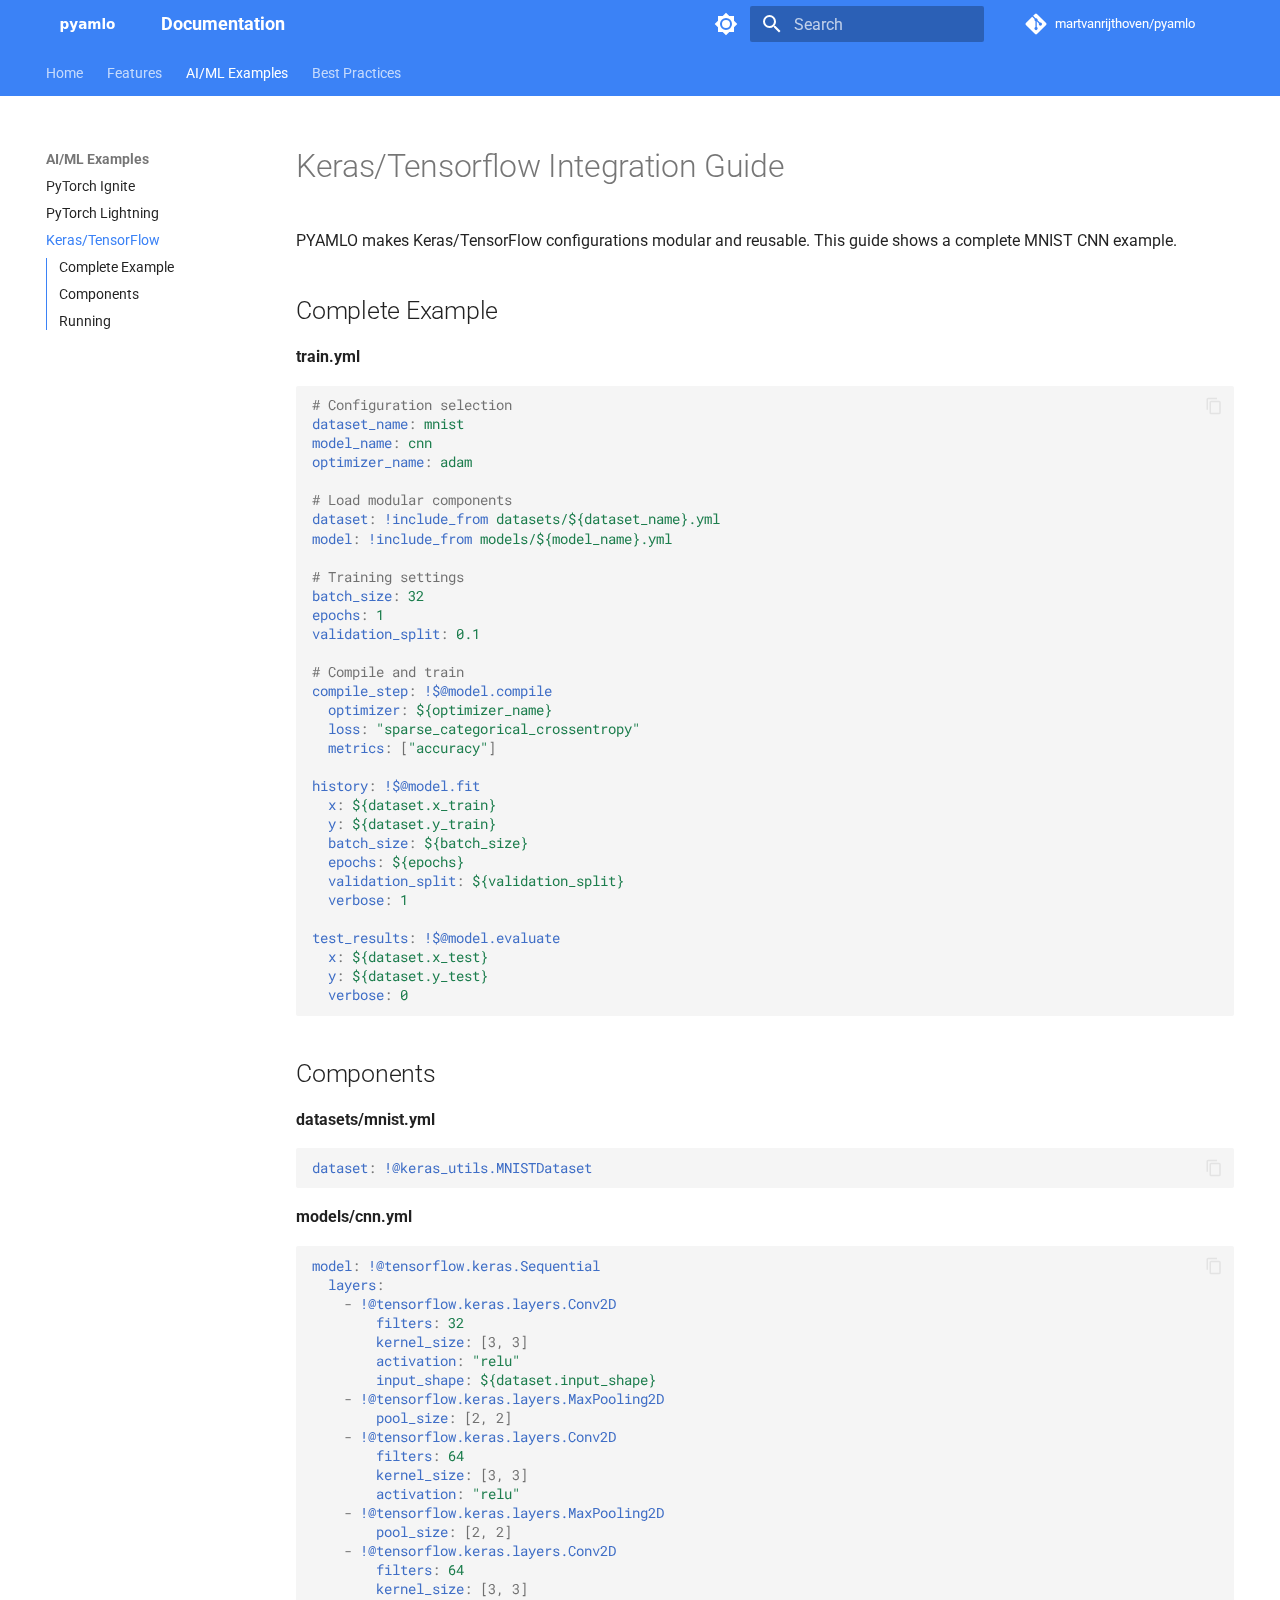
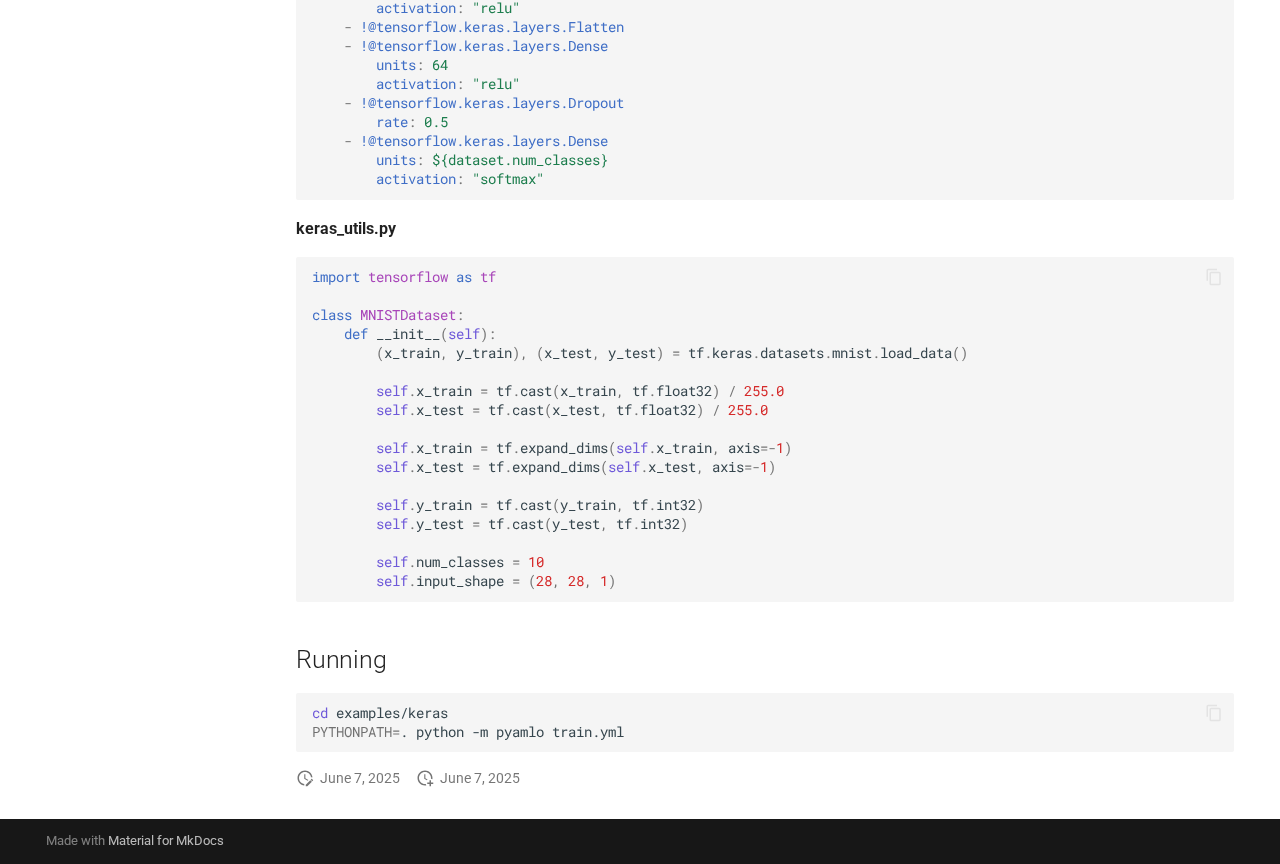
<file: keras/index.html>
<!doctype html>
<html lang="en" class="no-js">
  <head>
    
      <meta charset="utf-8">
      <meta name="viewport" content="width=device-width,initial-scale=1">
      
      
      
        <link rel="canonical" href="https://martvanrijthoven.github.io/pyamlo/keras/">
      
      
        <link rel="prev" href="../lightning/">
      
      
        <link rel="next" href="../best-practices/">
      
      
      <link rel="icon" href="../assets/favicon.svg">
      <meta name="generator" content="mkdocs-1.6.1, mkdocs-material-9.6.14">
    
    
      
        <title>Keras/TensorFlow - Documentation</title>
      
    
    
      <link rel="stylesheet" href="../assets/stylesheets/main.342714a4.min.css">
      
        
        <link rel="stylesheet" href="../assets/stylesheets/palette.06af60db.min.css">
      
      


    
    
      
    
    
      
        
        
        <link rel="preconnect" href="https://fonts.gstatic.com" crossorigin>
        <link rel="stylesheet" href="https://fonts.googleapis.com/css?family=Roboto:300,300i,400,400i,700,700i%7CRoboto+Mono:400,400i,700,700i&display=fallback">
        <style>:root{--md-text-font:"Roboto";--md-code-font:"Roboto Mono"}</style>
      
    
    
      <link rel="stylesheet" href="../assets/_mkdocstrings.css">
    
      <link rel="stylesheet" href="../stylesheets/extra.css">
    
    <script>__md_scope=new URL("..",location),__md_hash=e=>[...e].reduce(((e,_)=>(e<<5)-e+_.charCodeAt(0)),0),__md_get=(e,_=localStorage,t=__md_scope)=>JSON.parse(_.getItem(t.pathname+"."+e)),__md_set=(e,_,t=localStorage,a=__md_scope)=>{try{t.setItem(a.pathname+"."+e,JSON.stringify(_))}catch(e){}}</script>
    
      

    
    
    
  </head>
  
  
    
    
      
    
    
    
    
    <body dir="ltr" data-md-color-scheme="default" data-md-color-primary="custom" data-md-color-accent="custom">
  
    
    <input class="md-toggle" data-md-toggle="drawer" type="checkbox" id="__drawer" autocomplete="off">
    <input class="md-toggle" data-md-toggle="search" type="checkbox" id="__search" autocomplete="off">
    <label class="md-overlay" for="__drawer"></label>
    <div data-md-component="skip">
      
        
        <a href="#kerastensorflow-integration-guide" class="md-skip">
          Skip to content
        </a>
      
    </div>
    <div data-md-component="announce">
      
    </div>
    
    
      

<header class="md-header" data-md-component="header">
  <nav class="md-header__inner md-grid" aria-label="Header">
    <a href=".." title="Documentation" class="md-header__button md-logo" aria-label="Documentation" data-md-component="logo">
      
  <img src="../assets/logo.svg" alt="logo">

    </a>
    <label class="md-header__button md-icon" for="__drawer">
      
      <svg xmlns="http://www.w3.org/2000/svg" viewBox="0 0 24 24"><path d="M3 6h18v2H3zm0 5h18v2H3zm0 5h18v2H3z"/></svg>
    </label>
    <div class="md-header__title" data-md-component="header-title">
      <div class="md-header__ellipsis">
        <div class="md-header__topic">
          <span class="md-ellipsis">
            Documentation
          </span>
        </div>
        <div class="md-header__topic" data-md-component="header-topic">
          <span class="md-ellipsis">
            
              Keras/TensorFlow
            
          </span>
        </div>
      </div>
    </div>
    
      
        <form class="md-header__option" data-md-component="palette">
  
    
    
    
    <input class="md-option" data-md-color-media="(prefers-color-scheme: light)" data-md-color-scheme="default" data-md-color-primary="custom" data-md-color-accent="custom"  aria-label="Switch to dark mode"  type="radio" name="__palette" id="__palette_0">
    
      <label class="md-header__button md-icon" title="Switch to dark mode" for="__palette_1" hidden>
        <svg xmlns="http://www.w3.org/2000/svg" viewBox="0 0 24 24"><path d="M12 8a4 4 0 0 0-4 4 4 4 0 0 0 4 4 4 4 0 0 0 4-4 4 4 0 0 0-4-4m0 10a6 6 0 0 1-6-6 6 6 0 0 1 6-6 6 6 0 0 1 6 6 6 6 0 0 1-6 6m8-9.31V4h-4.69L12 .69 8.69 4H4v4.69L.69 12 4 15.31V20h4.69L12 23.31 15.31 20H20v-4.69L23.31 12z"/></svg>
      </label>
    
  
    
    
    
    <input class="md-option" data-md-color-media="(prefers-color-scheme: dark)" data-md-color-scheme="slate" data-md-color-primary="custom" data-md-color-accent="custom"  aria-label="Switch to light mode"  type="radio" name="__palette" id="__palette_1">
    
      <label class="md-header__button md-icon" title="Switch to light mode" for="__palette_0" hidden>
        <svg xmlns="http://www.w3.org/2000/svg" viewBox="0 0 24 24"><path d="M12 18c-.89 0-1.74-.2-2.5-.55C11.56 16.5 13 14.42 13 12s-1.44-4.5-3.5-5.45C10.26 6.2 11.11 6 12 6a6 6 0 0 1 6 6 6 6 0 0 1-6 6m8-9.31V4h-4.69L12 .69 8.69 4H4v4.69L.69 12 4 15.31V20h4.69L12 23.31 15.31 20H20v-4.69L23.31 12z"/></svg>
      </label>
    
  
</form>
      
    
    
      <script>var palette=__md_get("__palette");if(palette&&palette.color){if("(prefers-color-scheme)"===palette.color.media){var media=matchMedia("(prefers-color-scheme: light)"),input=document.querySelector(media.matches?"[data-md-color-media='(prefers-color-scheme: light)']":"[data-md-color-media='(prefers-color-scheme: dark)']");palette.color.media=input.getAttribute("data-md-color-media"),palette.color.scheme=input.getAttribute("data-md-color-scheme"),palette.color.primary=input.getAttribute("data-md-color-primary"),palette.color.accent=input.getAttribute("data-md-color-accent")}for(var[key,value]of Object.entries(palette.color))document.body.setAttribute("data-md-color-"+key,value)}</script>
    
    
    
      
      
        <label class="md-header__button md-icon" for="__search">
          
          <svg xmlns="http://www.w3.org/2000/svg" viewBox="0 0 24 24"><path d="M9.5 3A6.5 6.5 0 0 1 16 9.5c0 1.61-.59 3.09-1.56 4.23l.27.27h.79l5 5-1.5 1.5-5-5v-.79l-.27-.27A6.52 6.52 0 0 1 9.5 16 6.5 6.5 0 0 1 3 9.5 6.5 6.5 0 0 1 9.5 3m0 2C7 5 5 7 5 9.5S7 14 9.5 14 14 12 14 9.5 12 5 9.5 5"/></svg>
        </label>
        <div class="md-search" data-md-component="search" role="dialog">
  <label class="md-search__overlay" for="__search"></label>
  <div class="md-search__inner" role="search">
    <form class="md-search__form" name="search">
      <input type="text" class="md-search__input" name="query" aria-label="Search" placeholder="Search" autocapitalize="off" autocorrect="off" autocomplete="off" spellcheck="false" data-md-component="search-query" required>
      <label class="md-search__icon md-icon" for="__search">
        
        <svg xmlns="http://www.w3.org/2000/svg" viewBox="0 0 24 24"><path d="M9.5 3A6.5 6.5 0 0 1 16 9.5c0 1.61-.59 3.09-1.56 4.23l.27.27h.79l5 5-1.5 1.5-5-5v-.79l-.27-.27A6.52 6.52 0 0 1 9.5 16 6.5 6.5 0 0 1 3 9.5 6.5 6.5 0 0 1 9.5 3m0 2C7 5 5 7 5 9.5S7 14 9.5 14 14 12 14 9.5 12 5 9.5 5"/></svg>
        
        <svg xmlns="http://www.w3.org/2000/svg" viewBox="0 0 24 24"><path d="M20 11v2H8l5.5 5.5-1.42 1.42L4.16 12l7.92-7.92L13.5 5.5 8 11z"/></svg>
      </label>
      <nav class="md-search__options" aria-label="Search">
        
        <button type="reset" class="md-search__icon md-icon" title="Clear" aria-label="Clear" tabindex="-1">
          
          <svg xmlns="http://www.w3.org/2000/svg" viewBox="0 0 24 24"><path d="M19 6.41 17.59 5 12 10.59 6.41 5 5 6.41 10.59 12 5 17.59 6.41 19 12 13.41 17.59 19 19 17.59 13.41 12z"/></svg>
        </button>
      </nav>
      
        <div class="md-search__suggest" data-md-component="search-suggest"></div>
      
    </form>
    <div class="md-search__output">
      <div class="md-search__scrollwrap" tabindex="0" data-md-scrollfix>
        <div class="md-search-result" data-md-component="search-result">
          <div class="md-search-result__meta">
            Initializing search
          </div>
          <ol class="md-search-result__list" role="presentation"></ol>
        </div>
      </div>
    </div>
  </div>
</div>
      
    
    
      <div class="md-header__source">
        <a href="https://github.com/martvanrijthoven/pyamlo/" title="Go to repository" class="md-source" data-md-component="source">
  <div class="md-source__icon md-icon">
    
    <svg xmlns="http://www.w3.org/2000/svg" viewBox="0 0 448 512"><!--! Font Awesome Free 6.7.2 by @fontawesome - https://fontawesome.com License - https://fontawesome.com/license/free (Icons: CC BY 4.0, Fonts: SIL OFL 1.1, Code: MIT License) Copyright 2024 Fonticons, Inc.--><path d="M439.55 236.05 244 40.45a28.87 28.87 0 0 0-40.81 0l-40.66 40.63 51.52 51.52c27.06-9.14 52.68 16.77 43.39 43.68l49.66 49.66c34.23-11.8 61.18 31 35.47 56.69-26.49 26.49-70.21-2.87-56-37.34L240.22 199v121.85c25.3 12.54 22.26 41.85 9.08 55a34.34 34.34 0 0 1-48.55 0c-17.57-17.6-11.07-46.91 11.25-56v-123c-20.8-8.51-24.6-30.74-18.64-45L142.57 101 8.45 235.14a28.86 28.86 0 0 0 0 40.81l195.61 195.6a28.86 28.86 0 0 0 40.8 0l194.69-194.69a28.86 28.86 0 0 0 0-40.81"/></svg>
  </div>
  <div class="md-source__repository">
    martvanrijthoven/pyamlo
  </div>
</a>
      </div>
    
  </nav>
  
</header>
    
    <div class="md-container" data-md-component="container">
      
      
        
          
            
<nav class="md-tabs" aria-label="Tabs" data-md-component="tabs">
  <div class="md-grid">
    <ul class="md-tabs__list">
      
        
  
  
  
  
    <li class="md-tabs__item">
      <a href=".." class="md-tabs__link">
        
  
  
    
  
  Home

      </a>
    </li>
  

      
        
  
  
  
  
    <li class="md-tabs__item">
      <a href="../features/" class="md-tabs__link">
        
  
  
    
  
  Features

      </a>
    </li>
  

      
        
  
  
  
    
  
  
    
    
      <li class="md-tabs__item md-tabs__item--active">
        <a href="../ignite/" class="md-tabs__link">
          
  
  
  AI/ML Examples

        </a>
      </li>
    
  

      
        
  
  
  
  
    <li class="md-tabs__item">
      <a href="../best-practices/" class="md-tabs__link">
        
  
  
    
  
  Best Practices

      </a>
    </li>
  

      
    </ul>
  </div>
</nav>
          
        
      
      <main class="md-main" data-md-component="main">
        <div class="md-main__inner md-grid">
          
            
              
              <div class="md-sidebar md-sidebar--primary" data-md-component="sidebar" data-md-type="navigation" >
                <div class="md-sidebar__scrollwrap">
                  <div class="md-sidebar__inner">
                    


  


  

<nav class="md-nav md-nav--primary md-nav--lifted md-nav--integrated" aria-label="Navigation" data-md-level="0">
  <label class="md-nav__title" for="__drawer">
    <a href=".." title="Documentation" class="md-nav__button md-logo" aria-label="Documentation" data-md-component="logo">
      
  <img src="../assets/logo.svg" alt="logo">

    </a>
    Documentation
  </label>
  
    <div class="md-nav__source">
      <a href="https://github.com/martvanrijthoven/pyamlo/" title="Go to repository" class="md-source" data-md-component="source">
  <div class="md-source__icon md-icon">
    
    <svg xmlns="http://www.w3.org/2000/svg" viewBox="0 0 448 512"><!--! Font Awesome Free 6.7.2 by @fontawesome - https://fontawesome.com License - https://fontawesome.com/license/free (Icons: CC BY 4.0, Fonts: SIL OFL 1.1, Code: MIT License) Copyright 2024 Fonticons, Inc.--><path d="M439.55 236.05 244 40.45a28.87 28.87 0 0 0-40.81 0l-40.66 40.63 51.52 51.52c27.06-9.14 52.68 16.77 43.39 43.68l49.66 49.66c34.23-11.8 61.18 31 35.47 56.69-26.49 26.49-70.21-2.87-56-37.34L240.22 199v121.85c25.3 12.54 22.26 41.85 9.08 55a34.34 34.34 0 0 1-48.55 0c-17.57-17.6-11.07-46.91 11.25-56v-123c-20.8-8.51-24.6-30.74-18.64-45L142.57 101 8.45 235.14a28.86 28.86 0 0 0 0 40.81l195.61 195.6a28.86 28.86 0 0 0 40.8 0l194.69-194.69a28.86 28.86 0 0 0 0-40.81"/></svg>
  </div>
  <div class="md-source__repository">
    martvanrijthoven/pyamlo
  </div>
</a>
    </div>
  
  <ul class="md-nav__list" data-md-scrollfix>
    
      
      
  
  
  
  
    <li class="md-nav__item">
      <a href=".." class="md-nav__link">
        
  
  
  <span class="md-ellipsis">
    Home
    
  </span>
  

      </a>
    </li>
  

    
      
      
  
  
  
  
    <li class="md-nav__item">
      <a href="../features/" class="md-nav__link">
        
  
  
  <span class="md-ellipsis">
    Features
    
  </span>
  

      </a>
    </li>
  

    
      
      
  
  
    
  
  
  
    
    
    
    
      
        
        
      
      
    
    
    <li class="md-nav__item md-nav__item--active md-nav__item--section md-nav__item--nested">
      
        
        
        <input class="md-nav__toggle md-toggle " type="checkbox" id="__nav_3" checked>
        
          
          <label class="md-nav__link" for="__nav_3" id="__nav_3_label" tabindex="">
            
  
  
  <span class="md-ellipsis">
    AI/ML Examples
    
  </span>
  

            <span class="md-nav__icon md-icon"></span>
          </label>
        
        <nav class="md-nav" data-md-level="1" aria-labelledby="__nav_3_label" aria-expanded="true">
          <label class="md-nav__title" for="__nav_3">
            <span class="md-nav__icon md-icon"></span>
            AI/ML Examples
          </label>
          <ul class="md-nav__list" data-md-scrollfix>
            
              
                
  
  
  
  
    <li class="md-nav__item">
      <a href="../ignite/" class="md-nav__link">
        
  
  
  <span class="md-ellipsis">
    PyTorch Ignite
    
  </span>
  

      </a>
    </li>
  

              
            
              
                
  
  
  
  
    <li class="md-nav__item">
      <a href="../lightning/" class="md-nav__link">
        
  
  
  <span class="md-ellipsis">
    PyTorch Lightning
    
  </span>
  

      </a>
    </li>
  

              
            
              
                
  
  
    
  
  
  
    <li class="md-nav__item md-nav__item--active">
      
      <input class="md-nav__toggle md-toggle" type="checkbox" id="__toc">
      
      
        
      
      
        <label class="md-nav__link md-nav__link--active" for="__toc">
          
  
  
  <span class="md-ellipsis">
    Keras/TensorFlow
    
  </span>
  

          <span class="md-nav__icon md-icon"></span>
        </label>
      
      <a href="./" class="md-nav__link md-nav__link--active">
        
  
  
  <span class="md-ellipsis">
    Keras/TensorFlow
    
  </span>
  

      </a>
      
        

<nav class="md-nav md-nav--secondary" aria-label="Table of contents">
  
  
  
    
  
  
    <label class="md-nav__title" for="__toc">
      <span class="md-nav__icon md-icon"></span>
      Table of contents
    </label>
    <ul class="md-nav__list" data-md-component="toc" data-md-scrollfix>
      
        <li class="md-nav__item">
  <a href="#complete-example" class="md-nav__link">
    <span class="md-ellipsis">
      Complete Example
    </span>
  </a>
  
</li>
      
        <li class="md-nav__item">
  <a href="#components" class="md-nav__link">
    <span class="md-ellipsis">
      Components
    </span>
  </a>
  
</li>
      
        <li class="md-nav__item">
  <a href="#running" class="md-nav__link">
    <span class="md-ellipsis">
      Running
    </span>
  </a>
  
</li>
      
    </ul>
  
</nav>
      
    </li>
  

              
            
          </ul>
        </nav>
      
    </li>
  

    
      
      
  
  
  
  
    <li class="md-nav__item">
      <a href="../best-practices/" class="md-nav__link">
        
  
  
  <span class="md-ellipsis">
    Best Practices
    
  </span>
  

      </a>
    </li>
  

    
  </ul>
</nav>
                  </div>
                </div>
              </div>
            
            
          
          
            <div class="md-content" data-md-component="content">
              <article class="md-content__inner md-typeset">
                
                  


  
  


<h1 id="kerastensorflow-integration-guide">Keras/Tensorflow Integration Guide<a class="headerlink" href="#kerastensorflow-integration-guide" title="Permanent link">&para;</a></h1>
<p>PYAMLO makes Keras/TensorFlow configurations modular and reusable. This guide shows a complete MNIST CNN example.</p>
<h2 id="complete-example">Complete Example<a class="headerlink" href="#complete-example" title="Permanent link">&para;</a></h2>
<p><strong>train.yml</strong>
<div class="language-yaml highlight"><pre><span></span><code><span id="__span-0-1"><a id="__codelineno-0-1" name="__codelineno-0-1" href="#__codelineno-0-1"></a><span class="c1"># Configuration selection</span>
</span><span id="__span-0-2"><a id="__codelineno-0-2" name="__codelineno-0-2" href="#__codelineno-0-2"></a><span class="nt">dataset_name</span><span class="p">:</span><span class="w"> </span><span class="l l-Scalar l-Scalar-Plain">mnist</span>
</span><span id="__span-0-3"><a id="__codelineno-0-3" name="__codelineno-0-3" href="#__codelineno-0-3"></a><span class="nt">model_name</span><span class="p">:</span><span class="w"> </span><span class="l l-Scalar l-Scalar-Plain">cnn</span>
</span><span id="__span-0-4"><a id="__codelineno-0-4" name="__codelineno-0-4" href="#__codelineno-0-4"></a><span class="nt">optimizer_name</span><span class="p">:</span><span class="w"> </span><span class="l l-Scalar l-Scalar-Plain">adam</span>
</span><span id="__span-0-5"><a id="__codelineno-0-5" name="__codelineno-0-5" href="#__codelineno-0-5"></a>
</span><span id="__span-0-6"><a id="__codelineno-0-6" name="__codelineno-0-6" href="#__codelineno-0-6"></a><span class="c1"># Load modular components</span>
</span><span id="__span-0-7"><a id="__codelineno-0-7" name="__codelineno-0-7" href="#__codelineno-0-7"></a><span class="nt">dataset</span><span class="p">:</span><span class="w"> </span><span class="kt">!include_from</span><span class="w"> </span><span class="l l-Scalar l-Scalar-Plain">datasets/${dataset_name}.yml</span>
</span><span id="__span-0-8"><a id="__codelineno-0-8" name="__codelineno-0-8" href="#__codelineno-0-8"></a><span class="nt">model</span><span class="p">:</span><span class="w"> </span><span class="kt">!include_from</span><span class="w"> </span><span class="l l-Scalar l-Scalar-Plain">models/${model_name}.yml</span>
</span><span id="__span-0-9"><a id="__codelineno-0-9" name="__codelineno-0-9" href="#__codelineno-0-9"></a>
</span><span id="__span-0-10"><a id="__codelineno-0-10" name="__codelineno-0-10" href="#__codelineno-0-10"></a><span class="c1"># Training settings</span>
</span><span id="__span-0-11"><a id="__codelineno-0-11" name="__codelineno-0-11" href="#__codelineno-0-11"></a><span class="nt">batch_size</span><span class="p">:</span><span class="w"> </span><span class="l l-Scalar l-Scalar-Plain">32</span>
</span><span id="__span-0-12"><a id="__codelineno-0-12" name="__codelineno-0-12" href="#__codelineno-0-12"></a><span class="nt">epochs</span><span class="p">:</span><span class="w"> </span><span class="l l-Scalar l-Scalar-Plain">1</span>
</span><span id="__span-0-13"><a id="__codelineno-0-13" name="__codelineno-0-13" href="#__codelineno-0-13"></a><span class="nt">validation_split</span><span class="p">:</span><span class="w"> </span><span class="l l-Scalar l-Scalar-Plain">0.1</span>
</span><span id="__span-0-14"><a id="__codelineno-0-14" name="__codelineno-0-14" href="#__codelineno-0-14"></a>
</span><span id="__span-0-15"><a id="__codelineno-0-15" name="__codelineno-0-15" href="#__codelineno-0-15"></a><span class="c1"># Compile and train</span>
</span><span id="__span-0-16"><a id="__codelineno-0-16" name="__codelineno-0-16" href="#__codelineno-0-16"></a><span class="nt">compile_step</span><span class="p">:</span><span class="w"> </span><span class="kt">!$@model.compile</span>
</span><span id="__span-0-17"><a id="__codelineno-0-17" name="__codelineno-0-17" href="#__codelineno-0-17"></a><span class="w">  </span><span class="nt">optimizer</span><span class="p">:</span><span class="w"> </span><span class="l l-Scalar l-Scalar-Plain">${optimizer_name}</span>
</span><span id="__span-0-18"><a id="__codelineno-0-18" name="__codelineno-0-18" href="#__codelineno-0-18"></a><span class="w">  </span><span class="nt">loss</span><span class="p">:</span><span class="w"> </span><span class="s">&quot;sparse_categorical_crossentropy&quot;</span>
</span><span id="__span-0-19"><a id="__codelineno-0-19" name="__codelineno-0-19" href="#__codelineno-0-19"></a><span class="w">  </span><span class="nt">metrics</span><span class="p">:</span><span class="w"> </span><span class="p p-Indicator">[</span><span class="s">&quot;accuracy&quot;</span><span class="p p-Indicator">]</span>
</span><span id="__span-0-20"><a id="__codelineno-0-20" name="__codelineno-0-20" href="#__codelineno-0-20"></a>
</span><span id="__span-0-21"><a id="__codelineno-0-21" name="__codelineno-0-21" href="#__codelineno-0-21"></a><span class="nt">history</span><span class="p">:</span><span class="w"> </span><span class="kt">!$@model.fit</span>
</span><span id="__span-0-22"><a id="__codelineno-0-22" name="__codelineno-0-22" href="#__codelineno-0-22"></a><span class="w">  </span><span class="nt">x</span><span class="p">:</span><span class="w"> </span><span class="l l-Scalar l-Scalar-Plain">${dataset.x_train}</span>
</span><span id="__span-0-23"><a id="__codelineno-0-23" name="__codelineno-0-23" href="#__codelineno-0-23"></a><span class="w">  </span><span class="nt">y</span><span class="p">:</span><span class="w"> </span><span class="l l-Scalar l-Scalar-Plain">${dataset.y_train}</span>
</span><span id="__span-0-24"><a id="__codelineno-0-24" name="__codelineno-0-24" href="#__codelineno-0-24"></a><span class="w">  </span><span class="nt">batch_size</span><span class="p">:</span><span class="w"> </span><span class="l l-Scalar l-Scalar-Plain">${batch_size}</span>
</span><span id="__span-0-25"><a id="__codelineno-0-25" name="__codelineno-0-25" href="#__codelineno-0-25"></a><span class="w">  </span><span class="nt">epochs</span><span class="p">:</span><span class="w"> </span><span class="l l-Scalar l-Scalar-Plain">${epochs}</span>
</span><span id="__span-0-26"><a id="__codelineno-0-26" name="__codelineno-0-26" href="#__codelineno-0-26"></a><span class="w">  </span><span class="nt">validation_split</span><span class="p">:</span><span class="w"> </span><span class="l l-Scalar l-Scalar-Plain">${validation_split}</span>
</span><span id="__span-0-27"><a id="__codelineno-0-27" name="__codelineno-0-27" href="#__codelineno-0-27"></a><span class="w">  </span><span class="nt">verbose</span><span class="p">:</span><span class="w"> </span><span class="l l-Scalar l-Scalar-Plain">1</span>
</span><span id="__span-0-28"><a id="__codelineno-0-28" name="__codelineno-0-28" href="#__codelineno-0-28"></a>
</span><span id="__span-0-29"><a id="__codelineno-0-29" name="__codelineno-0-29" href="#__codelineno-0-29"></a><span class="nt">test_results</span><span class="p">:</span><span class="w"> </span><span class="kt">!$@model.evaluate</span>
</span><span id="__span-0-30"><a id="__codelineno-0-30" name="__codelineno-0-30" href="#__codelineno-0-30"></a><span class="w">  </span><span class="nt">x</span><span class="p">:</span><span class="w"> </span><span class="l l-Scalar l-Scalar-Plain">${dataset.x_test}</span>
</span><span id="__span-0-31"><a id="__codelineno-0-31" name="__codelineno-0-31" href="#__codelineno-0-31"></a><span class="w">  </span><span class="nt">y</span><span class="p">:</span><span class="w"> </span><span class="l l-Scalar l-Scalar-Plain">${dataset.y_test}</span>
</span><span id="__span-0-32"><a id="__codelineno-0-32" name="__codelineno-0-32" href="#__codelineno-0-32"></a><span class="w">  </span><span class="nt">verbose</span><span class="p">:</span><span class="w"> </span><span class="l l-Scalar l-Scalar-Plain">0</span>
</span></code></pre></div></p>
<h2 id="components">Components<a class="headerlink" href="#components" title="Permanent link">&para;</a></h2>
<p><strong>datasets/mnist.yml</strong>
<div class="language-yaml highlight"><pre><span></span><code><span id="__span-1-1"><a id="__codelineno-1-1" name="__codelineno-1-1" href="#__codelineno-1-1"></a><span class="nt">dataset</span><span class="p">:</span><span class="w"> </span><span class="kt">!@keras_utils.MNISTDataset</span>
</span></code></pre></div></p>
<p><strong>models/cnn.yml</strong>
<div class="language-yaml highlight"><pre><span></span><code><span id="__span-2-1"><a id="__codelineno-2-1" name="__codelineno-2-1" href="#__codelineno-2-1"></a><span class="nt">model</span><span class="p">:</span><span class="w"> </span><span class="kt">!@tensorflow.keras.Sequential</span>
</span><span id="__span-2-2"><a id="__codelineno-2-2" name="__codelineno-2-2" href="#__codelineno-2-2"></a><span class="w">  </span><span class="nt">layers</span><span class="p">:</span>
</span><span id="__span-2-3"><a id="__codelineno-2-3" name="__codelineno-2-3" href="#__codelineno-2-3"></a><span class="w">    </span><span class="p p-Indicator">-</span><span class="w"> </span><span class="kt">!@tensorflow.keras.layers.Conv2D</span>
</span><span id="__span-2-4"><a id="__codelineno-2-4" name="__codelineno-2-4" href="#__codelineno-2-4"></a><span class="w">        </span><span class="nt">filters</span><span class="p">:</span><span class="w"> </span><span class="l l-Scalar l-Scalar-Plain">32</span>
</span><span id="__span-2-5"><a id="__codelineno-2-5" name="__codelineno-2-5" href="#__codelineno-2-5"></a><span class="w">        </span><span class="nt">kernel_size</span><span class="p">:</span><span class="w"> </span><span class="p p-Indicator">[</span><span class="nv">3</span><span class="p p-Indicator">,</span><span class="w"> </span><span class="nv">3</span><span class="p p-Indicator">]</span>
</span><span id="__span-2-6"><a id="__codelineno-2-6" name="__codelineno-2-6" href="#__codelineno-2-6"></a><span class="w">        </span><span class="nt">activation</span><span class="p">:</span><span class="w"> </span><span class="s">&quot;relu&quot;</span>
</span><span id="__span-2-7"><a id="__codelineno-2-7" name="__codelineno-2-7" href="#__codelineno-2-7"></a><span class="w">        </span><span class="nt">input_shape</span><span class="p">:</span><span class="w"> </span><span class="l l-Scalar l-Scalar-Plain">${dataset.input_shape}</span>
</span><span id="__span-2-8"><a id="__codelineno-2-8" name="__codelineno-2-8" href="#__codelineno-2-8"></a><span class="w">    </span><span class="p p-Indicator">-</span><span class="w"> </span><span class="kt">!@tensorflow.keras.layers.MaxPooling2D</span>
</span><span id="__span-2-9"><a id="__codelineno-2-9" name="__codelineno-2-9" href="#__codelineno-2-9"></a><span class="w">        </span><span class="nt">pool_size</span><span class="p">:</span><span class="w"> </span><span class="p p-Indicator">[</span><span class="nv">2</span><span class="p p-Indicator">,</span><span class="w"> </span><span class="nv">2</span><span class="p p-Indicator">]</span>
</span><span id="__span-2-10"><a id="__codelineno-2-10" name="__codelineno-2-10" href="#__codelineno-2-10"></a><span class="w">    </span><span class="p p-Indicator">-</span><span class="w"> </span><span class="kt">!@tensorflow.keras.layers.Conv2D</span>
</span><span id="__span-2-11"><a id="__codelineno-2-11" name="__codelineno-2-11" href="#__codelineno-2-11"></a><span class="w">        </span><span class="nt">filters</span><span class="p">:</span><span class="w"> </span><span class="l l-Scalar l-Scalar-Plain">64</span>
</span><span id="__span-2-12"><a id="__codelineno-2-12" name="__codelineno-2-12" href="#__codelineno-2-12"></a><span class="w">        </span><span class="nt">kernel_size</span><span class="p">:</span><span class="w"> </span><span class="p p-Indicator">[</span><span class="nv">3</span><span class="p p-Indicator">,</span><span class="w"> </span><span class="nv">3</span><span class="p p-Indicator">]</span>
</span><span id="__span-2-13"><a id="__codelineno-2-13" name="__codelineno-2-13" href="#__codelineno-2-13"></a><span class="w">        </span><span class="nt">activation</span><span class="p">:</span><span class="w"> </span><span class="s">&quot;relu&quot;</span>
</span><span id="__span-2-14"><a id="__codelineno-2-14" name="__codelineno-2-14" href="#__codelineno-2-14"></a><span class="w">    </span><span class="p p-Indicator">-</span><span class="w"> </span><span class="kt">!@tensorflow.keras.layers.MaxPooling2D</span>
</span><span id="__span-2-15"><a id="__codelineno-2-15" name="__codelineno-2-15" href="#__codelineno-2-15"></a><span class="w">        </span><span class="nt">pool_size</span><span class="p">:</span><span class="w"> </span><span class="p p-Indicator">[</span><span class="nv">2</span><span class="p p-Indicator">,</span><span class="w"> </span><span class="nv">2</span><span class="p p-Indicator">]</span>
</span><span id="__span-2-16"><a id="__codelineno-2-16" name="__codelineno-2-16" href="#__codelineno-2-16"></a><span class="w">    </span><span class="p p-Indicator">-</span><span class="w"> </span><span class="kt">!@tensorflow.keras.layers.Conv2D</span>
</span><span id="__span-2-17"><a id="__codelineno-2-17" name="__codelineno-2-17" href="#__codelineno-2-17"></a><span class="w">        </span><span class="nt">filters</span><span class="p">:</span><span class="w"> </span><span class="l l-Scalar l-Scalar-Plain">64</span>
</span><span id="__span-2-18"><a id="__codelineno-2-18" name="__codelineno-2-18" href="#__codelineno-2-18"></a><span class="w">        </span><span class="nt">kernel_size</span><span class="p">:</span><span class="w"> </span><span class="p p-Indicator">[</span><span class="nv">3</span><span class="p p-Indicator">,</span><span class="w"> </span><span class="nv">3</span><span class="p p-Indicator">]</span>
</span><span id="__span-2-19"><a id="__codelineno-2-19" name="__codelineno-2-19" href="#__codelineno-2-19"></a><span class="w">        </span><span class="nt">activation</span><span class="p">:</span><span class="w"> </span><span class="s">&quot;relu&quot;</span>
</span><span id="__span-2-20"><a id="__codelineno-2-20" name="__codelineno-2-20" href="#__codelineno-2-20"></a><span class="w">    </span><span class="p p-Indicator">-</span><span class="w"> </span><span class="kt">!@tensorflow.keras.layers.Flatten</span>
</span><span id="__span-2-21"><a id="__codelineno-2-21" name="__codelineno-2-21" href="#__codelineno-2-21"></a><span class="w">    </span><span class="p p-Indicator">-</span><span class="w"> </span><span class="kt">!@tensorflow.keras.layers.Dense</span>
</span><span id="__span-2-22"><a id="__codelineno-2-22" name="__codelineno-2-22" href="#__codelineno-2-22"></a><span class="w">        </span><span class="nt">units</span><span class="p">:</span><span class="w"> </span><span class="l l-Scalar l-Scalar-Plain">64</span>
</span><span id="__span-2-23"><a id="__codelineno-2-23" name="__codelineno-2-23" href="#__codelineno-2-23"></a><span class="w">        </span><span class="nt">activation</span><span class="p">:</span><span class="w"> </span><span class="s">&quot;relu&quot;</span>
</span><span id="__span-2-24"><a id="__codelineno-2-24" name="__codelineno-2-24" href="#__codelineno-2-24"></a><span class="w">    </span><span class="p p-Indicator">-</span><span class="w"> </span><span class="kt">!@tensorflow.keras.layers.Dropout</span>
</span><span id="__span-2-25"><a id="__codelineno-2-25" name="__codelineno-2-25" href="#__codelineno-2-25"></a><span class="w">        </span><span class="nt">rate</span><span class="p">:</span><span class="w"> </span><span class="l l-Scalar l-Scalar-Plain">0.5</span>
</span><span id="__span-2-26"><a id="__codelineno-2-26" name="__codelineno-2-26" href="#__codelineno-2-26"></a><span class="w">    </span><span class="p p-Indicator">-</span><span class="w"> </span><span class="kt">!@tensorflow.keras.layers.Dense</span>
</span><span id="__span-2-27"><a id="__codelineno-2-27" name="__codelineno-2-27" href="#__codelineno-2-27"></a><span class="w">        </span><span class="nt">units</span><span class="p">:</span><span class="w"> </span><span class="l l-Scalar l-Scalar-Plain">${dataset.num_classes}</span>
</span><span id="__span-2-28"><a id="__codelineno-2-28" name="__codelineno-2-28" href="#__codelineno-2-28"></a><span class="w">        </span><span class="nt">activation</span><span class="p">:</span><span class="w"> </span><span class="s">&quot;softmax&quot;</span>
</span></code></pre></div></p>
<p><strong>keras_utils.py</strong>
<div class="language-python highlight"><pre><span></span><code><span id="__span-3-1"><a id="__codelineno-3-1" name="__codelineno-3-1" href="#__codelineno-3-1"></a><span class="kn">import</span><span class="w"> </span><span class="nn">tensorflow</span><span class="w"> </span><span class="k">as</span><span class="w"> </span><span class="nn">tf</span>
</span><span id="__span-3-2"><a id="__codelineno-3-2" name="__codelineno-3-2" href="#__codelineno-3-2"></a>
</span><span id="__span-3-3"><a id="__codelineno-3-3" name="__codelineno-3-3" href="#__codelineno-3-3"></a><span class="k">class</span><span class="w"> </span><span class="nc">MNISTDataset</span><span class="p">:</span>
</span><span id="__span-3-4"><a id="__codelineno-3-4" name="__codelineno-3-4" href="#__codelineno-3-4"></a>    <span class="k">def</span><span class="w"> </span><span class="fm">__init__</span><span class="p">(</span><span class="bp">self</span><span class="p">):</span>
</span><span id="__span-3-5"><a id="__codelineno-3-5" name="__codelineno-3-5" href="#__codelineno-3-5"></a>        <span class="p">(</span><span class="n">x_train</span><span class="p">,</span> <span class="n">y_train</span><span class="p">),</span> <span class="p">(</span><span class="n">x_test</span><span class="p">,</span> <span class="n">y_test</span><span class="p">)</span> <span class="o">=</span> <span class="n">tf</span><span class="o">.</span><span class="n">keras</span><span class="o">.</span><span class="n">datasets</span><span class="o">.</span><span class="n">mnist</span><span class="o">.</span><span class="n">load_data</span><span class="p">()</span>
</span><span id="__span-3-6"><a id="__codelineno-3-6" name="__codelineno-3-6" href="#__codelineno-3-6"></a>
</span><span id="__span-3-7"><a id="__codelineno-3-7" name="__codelineno-3-7" href="#__codelineno-3-7"></a>        <span class="bp">self</span><span class="o">.</span><span class="n">x_train</span> <span class="o">=</span> <span class="n">tf</span><span class="o">.</span><span class="n">cast</span><span class="p">(</span><span class="n">x_train</span><span class="p">,</span> <span class="n">tf</span><span class="o">.</span><span class="n">float32</span><span class="p">)</span> <span class="o">/</span> <span class="mf">255.0</span>
</span><span id="__span-3-8"><a id="__codelineno-3-8" name="__codelineno-3-8" href="#__codelineno-3-8"></a>        <span class="bp">self</span><span class="o">.</span><span class="n">x_test</span> <span class="o">=</span> <span class="n">tf</span><span class="o">.</span><span class="n">cast</span><span class="p">(</span><span class="n">x_test</span><span class="p">,</span> <span class="n">tf</span><span class="o">.</span><span class="n">float32</span><span class="p">)</span> <span class="o">/</span> <span class="mf">255.0</span>
</span><span id="__span-3-9"><a id="__codelineno-3-9" name="__codelineno-3-9" href="#__codelineno-3-9"></a>
</span><span id="__span-3-10"><a id="__codelineno-3-10" name="__codelineno-3-10" href="#__codelineno-3-10"></a>        <span class="bp">self</span><span class="o">.</span><span class="n">x_train</span> <span class="o">=</span> <span class="n">tf</span><span class="o">.</span><span class="n">expand_dims</span><span class="p">(</span><span class="bp">self</span><span class="o">.</span><span class="n">x_train</span><span class="p">,</span> <span class="n">axis</span><span class="o">=-</span><span class="mi">1</span><span class="p">)</span>
</span><span id="__span-3-11"><a id="__codelineno-3-11" name="__codelineno-3-11" href="#__codelineno-3-11"></a>        <span class="bp">self</span><span class="o">.</span><span class="n">x_test</span> <span class="o">=</span> <span class="n">tf</span><span class="o">.</span><span class="n">expand_dims</span><span class="p">(</span><span class="bp">self</span><span class="o">.</span><span class="n">x_test</span><span class="p">,</span> <span class="n">axis</span><span class="o">=-</span><span class="mi">1</span><span class="p">)</span>
</span><span id="__span-3-12"><a id="__codelineno-3-12" name="__codelineno-3-12" href="#__codelineno-3-12"></a>
</span><span id="__span-3-13"><a id="__codelineno-3-13" name="__codelineno-3-13" href="#__codelineno-3-13"></a>        <span class="bp">self</span><span class="o">.</span><span class="n">y_train</span> <span class="o">=</span> <span class="n">tf</span><span class="o">.</span><span class="n">cast</span><span class="p">(</span><span class="n">y_train</span><span class="p">,</span> <span class="n">tf</span><span class="o">.</span><span class="n">int32</span><span class="p">)</span>
</span><span id="__span-3-14"><a id="__codelineno-3-14" name="__codelineno-3-14" href="#__codelineno-3-14"></a>        <span class="bp">self</span><span class="o">.</span><span class="n">y_test</span> <span class="o">=</span> <span class="n">tf</span><span class="o">.</span><span class="n">cast</span><span class="p">(</span><span class="n">y_test</span><span class="p">,</span> <span class="n">tf</span><span class="o">.</span><span class="n">int32</span><span class="p">)</span>
</span><span id="__span-3-15"><a id="__codelineno-3-15" name="__codelineno-3-15" href="#__codelineno-3-15"></a>
</span><span id="__span-3-16"><a id="__codelineno-3-16" name="__codelineno-3-16" href="#__codelineno-3-16"></a>        <span class="bp">self</span><span class="o">.</span><span class="n">num_classes</span> <span class="o">=</span> <span class="mi">10</span>
</span><span id="__span-3-17"><a id="__codelineno-3-17" name="__codelineno-3-17" href="#__codelineno-3-17"></a>        <span class="bp">self</span><span class="o">.</span><span class="n">input_shape</span> <span class="o">=</span> <span class="p">(</span><span class="mi">28</span><span class="p">,</span> <span class="mi">28</span><span class="p">,</span> <span class="mi">1</span><span class="p">)</span>
</span></code></pre></div></p>
<h2 id="running">Running<a class="headerlink" href="#running" title="Permanent link">&para;</a></h2>
<div class="language-bash highlight"><pre><span></span><code><span id="__span-4-1"><a id="__codelineno-4-1" name="__codelineno-4-1" href="#__codelineno-4-1"></a><span class="nb">cd</span><span class="w"> </span>examples/keras
</span><span id="__span-4-2"><a id="__codelineno-4-2" name="__codelineno-4-2" href="#__codelineno-4-2"></a><span class="nv">PYTHONPATH</span><span class="o">=</span>.<span class="w"> </span>python<span class="w"> </span>-m<span class="w"> </span>pyamlo<span class="w"> </span>train.yml
</span></code></pre></div>







  
    
  
  
    
  


  <aside class="md-source-file">
    
      
  <span class="md-source-file__fact">
    <span class="md-icon" title="Last update">
      <svg xmlns="http://www.w3.org/2000/svg" viewBox="0 0 24 24"><path d="M21 13.1c-.1 0-.3.1-.4.2l-1 1 2.1 2.1 1-1c.2-.2.2-.6 0-.8l-1.3-1.3c-.1-.1-.2-.2-.4-.2m-1.9 1.8-6.1 6V23h2.1l6.1-6.1zM12.5 7v5.2l4 2.4-1 1L11 13V7zM11 21.9c-5.1-.5-9-4.8-9-9.9C2 6.5 6.5 2 12 2c5.3 0 9.6 4.1 10 9.3-.3-.1-.6-.2-1-.2s-.7.1-1 .2C19.6 7.2 16.2 4 12 4c-4.4 0-8 3.6-8 8 0 4.1 3.1 7.5 7.1 7.9l-.1.2z"/></svg>
    </span>
    <span class="git-revision-date-localized-plugin git-revision-date-localized-plugin-date" title="June 7, 2025 19:38:31 UTC">June 7, 2025</span>
  </span>

    
    
      
  <span class="md-source-file__fact">
    <span class="md-icon" title="Created">
      <svg xmlns="http://www.w3.org/2000/svg" viewBox="0 0 24 24"><path d="M14.47 15.08 11 13V7h1.5v5.25l3.08 1.83c-.41.28-.79.62-1.11 1m-1.39 4.84c-.36.05-.71.08-1.08.08-4.42 0-8-3.58-8-8s3.58-8 8-8 8 3.58 8 8c0 .37-.03.72-.08 1.08.69.1 1.33.32 1.92.64.1-.56.16-1.13.16-1.72 0-5.5-4.5-10-10-10S2 6.5 2 12s4.47 10 10 10c.59 0 1.16-.06 1.72-.16-.32-.59-.54-1.23-.64-1.92M18 15v3h-3v2h3v3h2v-3h3v-2h-3v-3z"/></svg>
    </span>
    <span class="git-revision-date-localized-plugin git-revision-date-localized-plugin-date" title="June 7, 2025 06:43:56 UTC">June 7, 2025</span>
  </span>

    
    
    
  </aside>





                
              </article>
            </div>
          
          
  <script>var tabs=__md_get("__tabs");if(Array.isArray(tabs))e:for(var set of document.querySelectorAll(".tabbed-set")){var labels=set.querySelector(".tabbed-labels");for(var tab of tabs)for(var label of labels.getElementsByTagName("label"))if(label.innerText.trim()===tab){var input=document.getElementById(label.htmlFor);input.checked=!0;continue e}}</script>

<script>var target=document.getElementById(location.hash.slice(1));target&&target.name&&(target.checked=target.name.startsWith("__tabbed_"))</script>
        </div>
        
          <button type="button" class="md-top md-icon" data-md-component="top" hidden>
  
  <svg xmlns="http://www.w3.org/2000/svg" viewBox="0 0 24 24"><path d="M13 20h-2V8l-5.5 5.5-1.42-1.42L12 4.16l7.92 7.92-1.42 1.42L13 8z"/></svg>
  Back to top
</button>
        
      </main>
      
        <footer class="md-footer">
  
  <div class="md-footer-meta md-typeset">
    <div class="md-footer-meta__inner md-grid">
      <div class="md-copyright">
  
  
    Made with
    <a href="https://squidfunk.github.io/mkdocs-material/" target="_blank" rel="noopener">
      Material for MkDocs
    </a>
  
</div>
      
    </div>
  </div>
</footer>
      
    </div>
    <div class="md-dialog" data-md-component="dialog">
      <div class="md-dialog__inner md-typeset"></div>
    </div>
    
    
    
      
      <script id="__config" type="application/json">{"base": "..", "features": ["navigation.tabs", "toc.integrate", "navigation.top", "search.suggest", "search.highlight", "content.tabs.link", "content.code.annotation", "content.code.copy", "announce.dismiss"], "search": "../assets/javascripts/workers/search.d50fe291.min.js", "tags": null, "translations": {"clipboard.copied": "Copied to clipboard", "clipboard.copy": "Copy to clipboard", "search.result.more.one": "1 more on this page", "search.result.more.other": "# more on this page", "search.result.none": "No matching documents", "search.result.one": "1 matching document", "search.result.other": "# matching documents", "search.result.placeholder": "Type to start searching", "search.result.term.missing": "Missing", "select.version": "Select version"}, "version": null}</script>
    
    
      <script src="../assets/javascripts/bundle.13a4f30d.min.js"></script>
      
    
  </body>
</html>
</file>
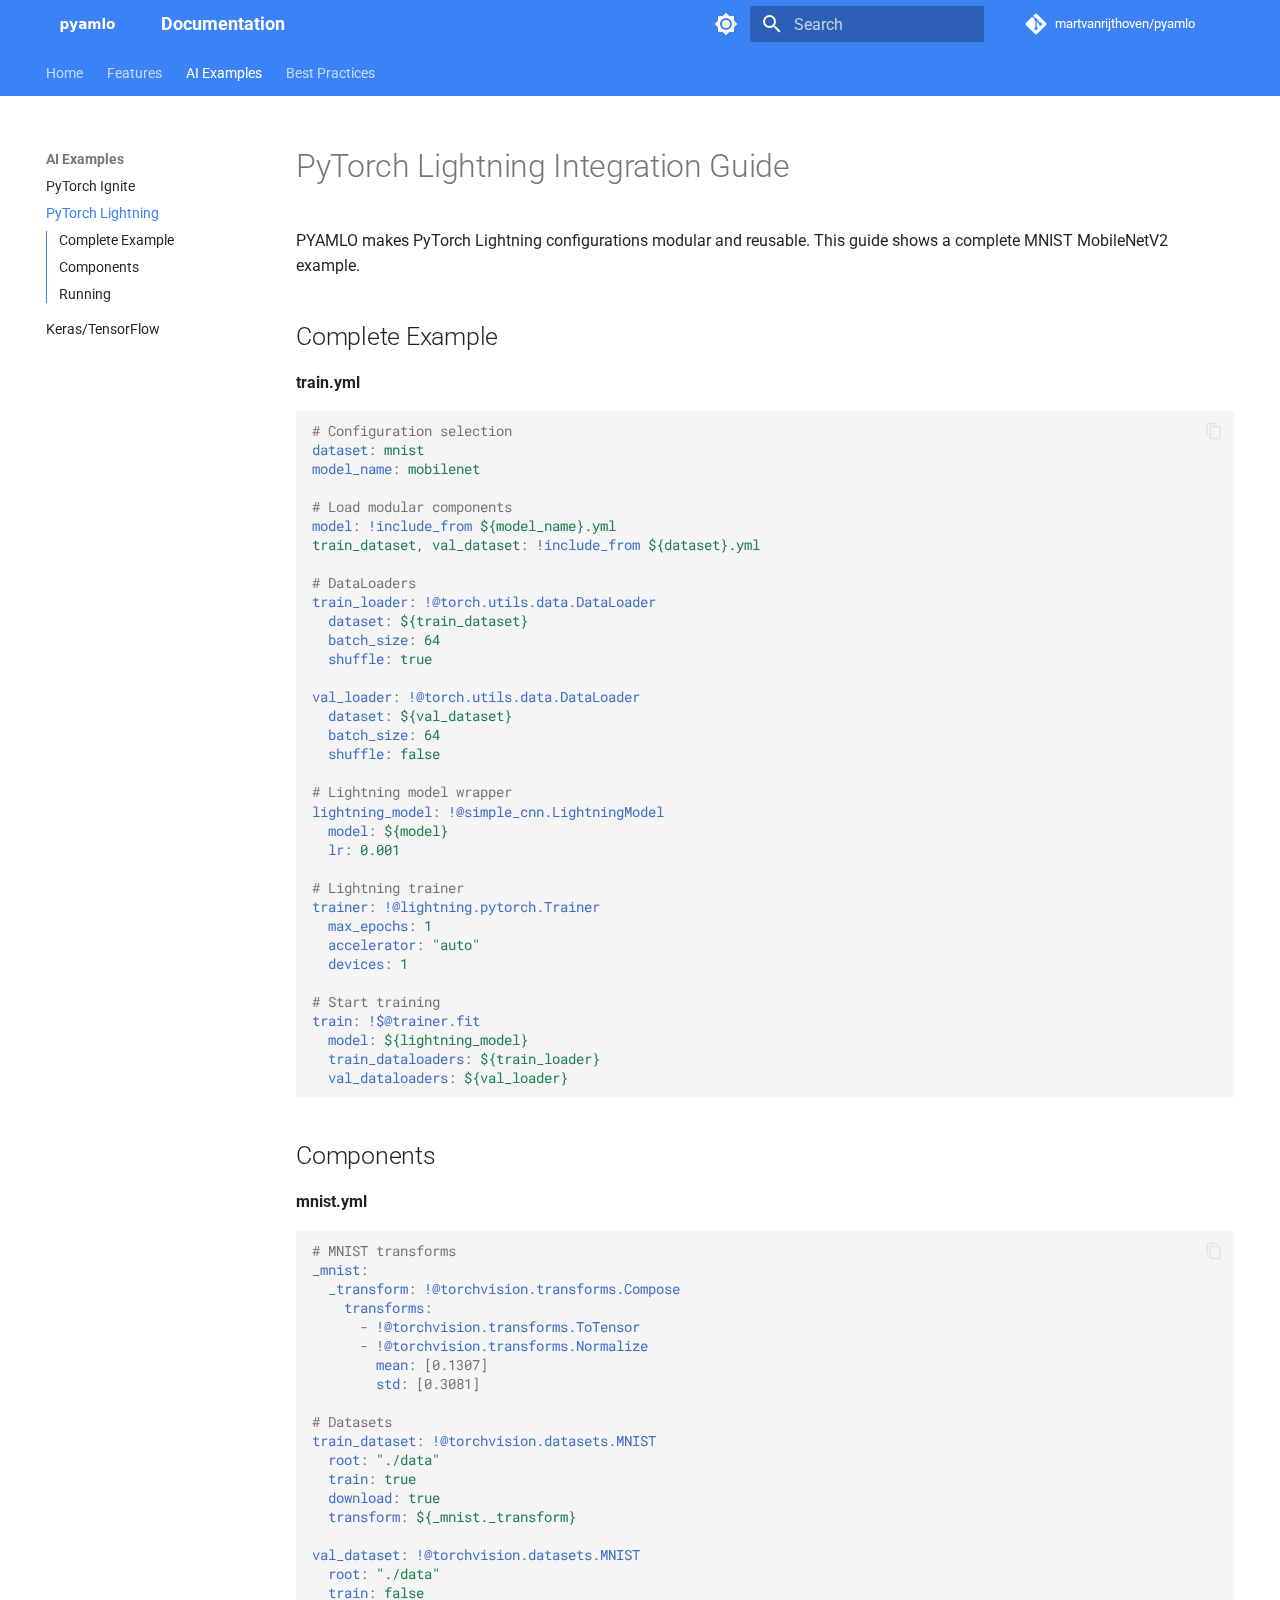
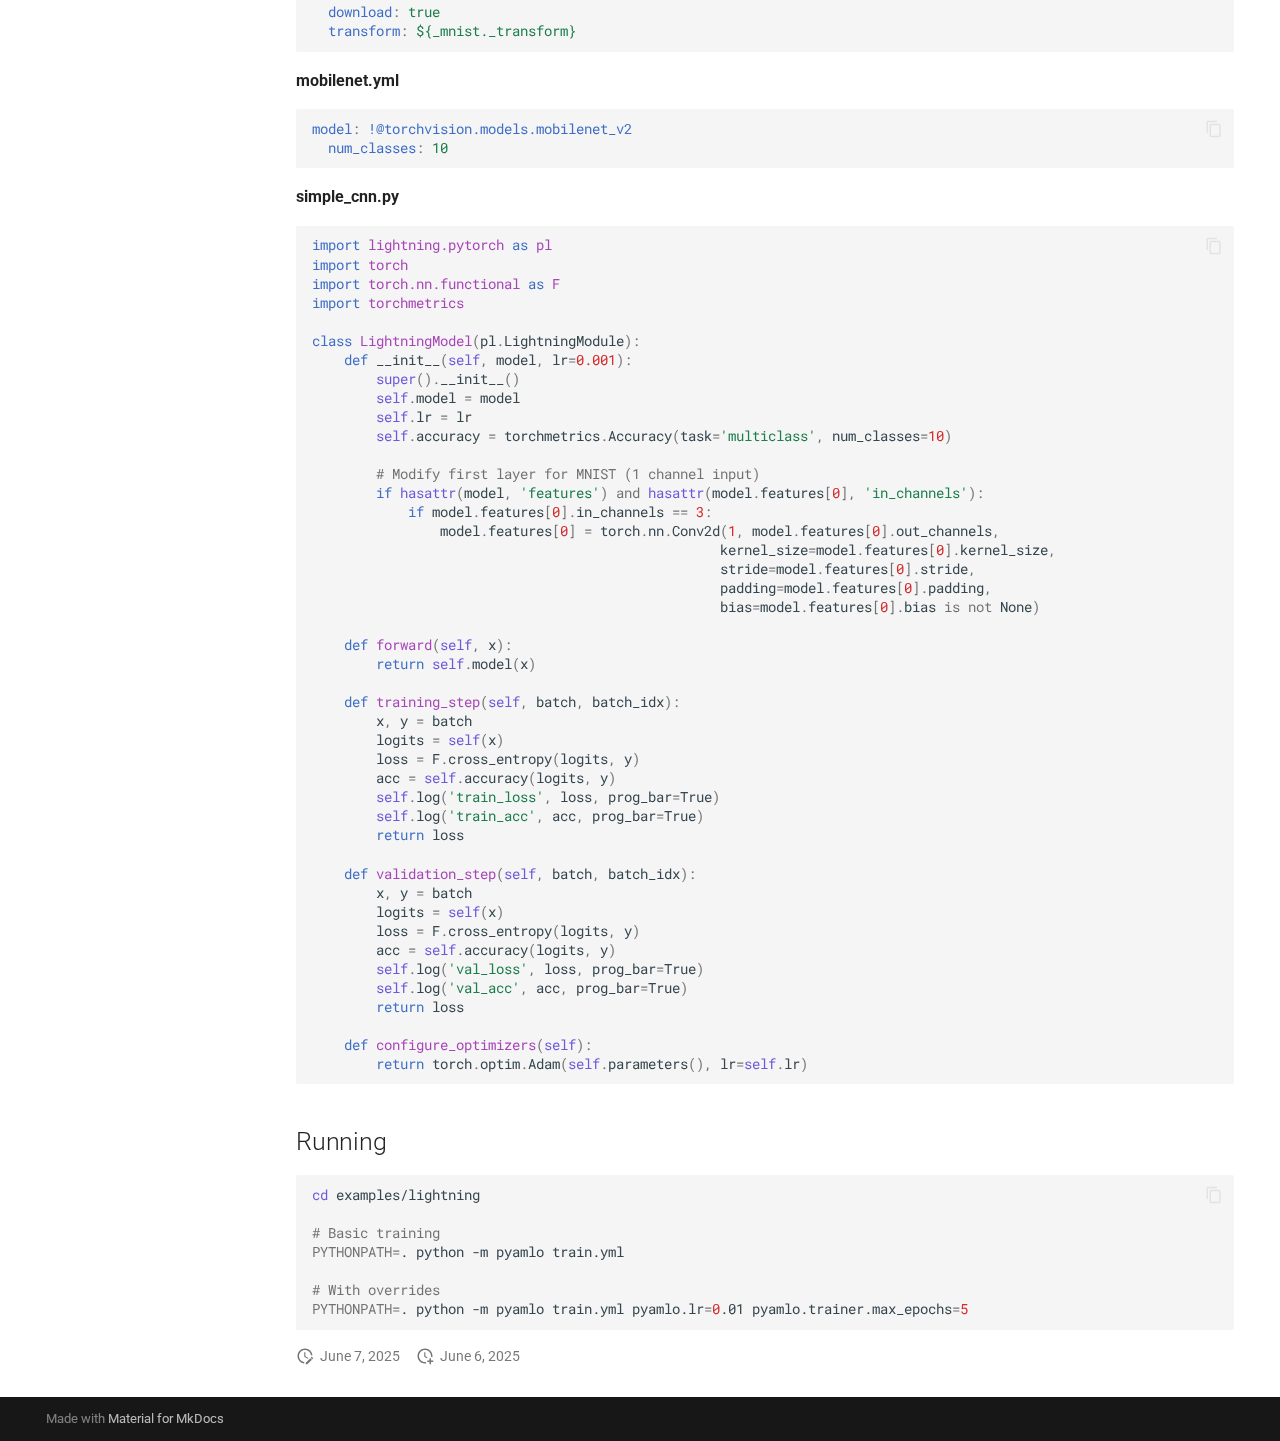
<file: lightning/index.html>
<!doctype html>
<html lang="en" class="no-js">
  <head>
    
      <meta charset="utf-8">
      <meta name="viewport" content="width=device-width,initial-scale=1">
      
      
      
        <link rel="canonical" href="https://martvanrijthoven.github.io/pyamlo/lightning/">
      
      
        <link rel="prev" href="../ignite/">
      
      
        <link rel="next" href="../keras/">
      
      
      <link rel="icon" href="../assets/favicon.svg">
      <meta name="generator" content="mkdocs-1.6.1, mkdocs-material-9.6.14">
    
    
      
        <title>PyTorch Lightning - Documentation</title>
      
    
    
      <link rel="stylesheet" href="../assets/stylesheets/main.342714a4.min.css">
      
        
        <link rel="stylesheet" href="../assets/stylesheets/palette.06af60db.min.css">
      
      


    
    
      
    
    
      
        
        
        <link rel="preconnect" href="https://fonts.gstatic.com" crossorigin>
        <link rel="stylesheet" href="https://fonts.googleapis.com/css?family=Roboto:300,300i,400,400i,700,700i%7CRoboto+Mono:400,400i,700,700i&display=fallback">
        <style>:root{--md-text-font:"Roboto";--md-code-font:"Roboto Mono"}</style>
      
    
    
      <link rel="stylesheet" href="../assets/_mkdocstrings.css">
    
      <link rel="stylesheet" href="../stylesheets/extra.css">
    
    <script>__md_scope=new URL("..",location),__md_hash=e=>[...e].reduce(((e,_)=>(e<<5)-e+_.charCodeAt(0)),0),__md_get=(e,_=localStorage,t=__md_scope)=>JSON.parse(_.getItem(t.pathname+"."+e)),__md_set=(e,_,t=localStorage,a=__md_scope)=>{try{t.setItem(a.pathname+"."+e,JSON.stringify(_))}catch(e){}}</script>
    
      

    
    
    
  </head>
  
  
    
    
      
    
    
    
    
    <body dir="ltr" data-md-color-scheme="default" data-md-color-primary="custom" data-md-color-accent="custom">
  
    
    <input class="md-toggle" data-md-toggle="drawer" type="checkbox" id="__drawer" autocomplete="off">
    <input class="md-toggle" data-md-toggle="search" type="checkbox" id="__search" autocomplete="off">
    <label class="md-overlay" for="__drawer"></label>
    <div data-md-component="skip">
      
        
        <a href="#pytorch-lightning-integration-guide" class="md-skip">
          Skip to content
        </a>
      
    </div>
    <div data-md-component="announce">
      
    </div>
    
    
      

<header class="md-header" data-md-component="header">
  <nav class="md-header__inner md-grid" aria-label="Header">
    <a href=".." title="Documentation" class="md-header__button md-logo" aria-label="Documentation" data-md-component="logo">
      
  <img src="../assets/logo.svg" alt="logo">

    </a>
    <label class="md-header__button md-icon" for="__drawer">
      
      <svg xmlns="http://www.w3.org/2000/svg" viewBox="0 0 24 24"><path d="M3 6h18v2H3zm0 5h18v2H3zm0 5h18v2H3z"/></svg>
    </label>
    <div class="md-header__title" data-md-component="header-title">
      <div class="md-header__ellipsis">
        <div class="md-header__topic">
          <span class="md-ellipsis">
            Documentation
          </span>
        </div>
        <div class="md-header__topic" data-md-component="header-topic">
          <span class="md-ellipsis">
            
              PyTorch Lightning
            
          </span>
        </div>
      </div>
    </div>
    
      
        <form class="md-header__option" data-md-component="palette">
  
    
    
    
    <input class="md-option" data-md-color-media="(prefers-color-scheme: light)" data-md-color-scheme="default" data-md-color-primary="custom" data-md-color-accent="custom"  aria-label="Switch to dark mode"  type="radio" name="__palette" id="__palette_0">
    
      <label class="md-header__button md-icon" title="Switch to dark mode" for="__palette_1" hidden>
        <svg xmlns="http://www.w3.org/2000/svg" viewBox="0 0 24 24"><path d="M12 8a4 4 0 0 0-4 4 4 4 0 0 0 4 4 4 4 0 0 0 4-4 4 4 0 0 0-4-4m0 10a6 6 0 0 1-6-6 6 6 0 0 1 6-6 6 6 0 0 1 6 6 6 6 0 0 1-6 6m8-9.31V4h-4.69L12 .69 8.69 4H4v4.69L.69 12 4 15.31V20h4.69L12 23.31 15.31 20H20v-4.69L23.31 12z"/></svg>
      </label>
    
  
    
    
    
    <input class="md-option" data-md-color-media="(prefers-color-scheme: dark)" data-md-color-scheme="slate" data-md-color-primary="custom" data-md-color-accent="custom"  aria-label="Switch to light mode"  type="radio" name="__palette" id="__palette_1">
    
      <label class="md-header__button md-icon" title="Switch to light mode" for="__palette_0" hidden>
        <svg xmlns="http://www.w3.org/2000/svg" viewBox="0 0 24 24"><path d="M12 18c-.89 0-1.74-.2-2.5-.55C11.56 16.5 13 14.42 13 12s-1.44-4.5-3.5-5.45C10.26 6.2 11.11 6 12 6a6 6 0 0 1 6 6 6 6 0 0 1-6 6m8-9.31V4h-4.69L12 .69 8.69 4H4v4.69L.69 12 4 15.31V20h4.69L12 23.31 15.31 20H20v-4.69L23.31 12z"/></svg>
      </label>
    
  
</form>
      
    
    
      <script>var palette=__md_get("__palette");if(palette&&palette.color){if("(prefers-color-scheme)"===palette.color.media){var media=matchMedia("(prefers-color-scheme: light)"),input=document.querySelector(media.matches?"[data-md-color-media='(prefers-color-scheme: light)']":"[data-md-color-media='(prefers-color-scheme: dark)']");palette.color.media=input.getAttribute("data-md-color-media"),palette.color.scheme=input.getAttribute("data-md-color-scheme"),palette.color.primary=input.getAttribute("data-md-color-primary"),palette.color.accent=input.getAttribute("data-md-color-accent")}for(var[key,value]of Object.entries(palette.color))document.body.setAttribute("data-md-color-"+key,value)}</script>
    
    
    
      
      
        <label class="md-header__button md-icon" for="__search">
          
          <svg xmlns="http://www.w3.org/2000/svg" viewBox="0 0 24 24"><path d="M9.5 3A6.5 6.5 0 0 1 16 9.5c0 1.61-.59 3.09-1.56 4.23l.27.27h.79l5 5-1.5 1.5-5-5v-.79l-.27-.27A6.52 6.52 0 0 1 9.5 16 6.5 6.5 0 0 1 3 9.5 6.5 6.5 0 0 1 9.5 3m0 2C7 5 5 7 5 9.5S7 14 9.5 14 14 12 14 9.5 12 5 9.5 5"/></svg>
        </label>
        <div class="md-search" data-md-component="search" role="dialog">
  <label class="md-search__overlay" for="__search"></label>
  <div class="md-search__inner" role="search">
    <form class="md-search__form" name="search">
      <input type="text" class="md-search__input" name="query" aria-label="Search" placeholder="Search" autocapitalize="off" autocorrect="off" autocomplete="off" spellcheck="false" data-md-component="search-query" required>
      <label class="md-search__icon md-icon" for="__search">
        
        <svg xmlns="http://www.w3.org/2000/svg" viewBox="0 0 24 24"><path d="M9.5 3A6.5 6.5 0 0 1 16 9.5c0 1.61-.59 3.09-1.56 4.23l.27.27h.79l5 5-1.5 1.5-5-5v-.79l-.27-.27A6.52 6.52 0 0 1 9.5 16 6.5 6.5 0 0 1 3 9.5 6.5 6.5 0 0 1 9.5 3m0 2C7 5 5 7 5 9.5S7 14 9.5 14 14 12 14 9.5 12 5 9.5 5"/></svg>
        
        <svg xmlns="http://www.w3.org/2000/svg" viewBox="0 0 24 24"><path d="M20 11v2H8l5.5 5.5-1.42 1.42L4.16 12l7.92-7.92L13.5 5.5 8 11z"/></svg>
      </label>
      <nav class="md-search__options" aria-label="Search">
        
        <button type="reset" class="md-search__icon md-icon" title="Clear" aria-label="Clear" tabindex="-1">
          
          <svg xmlns="http://www.w3.org/2000/svg" viewBox="0 0 24 24"><path d="M19 6.41 17.59 5 12 10.59 6.41 5 5 6.41 10.59 12 5 17.59 6.41 19 12 13.41 17.59 19 19 17.59 13.41 12z"/></svg>
        </button>
      </nav>
      
        <div class="md-search__suggest" data-md-component="search-suggest"></div>
      
    </form>
    <div class="md-search__output">
      <div class="md-search__scrollwrap" tabindex="0" data-md-scrollfix>
        <div class="md-search-result" data-md-component="search-result">
          <div class="md-search-result__meta">
            Initializing search
          </div>
          <ol class="md-search-result__list" role="presentation"></ol>
        </div>
      </div>
    </div>
  </div>
</div>
      
    
    
      <div class="md-header__source">
        <a href="https://github.com/martvanrijthoven/pyamlo/" title="Go to repository" class="md-source" data-md-component="source">
  <div class="md-source__icon md-icon">
    
    <svg xmlns="http://www.w3.org/2000/svg" viewBox="0 0 448 512"><!--! Font Awesome Free 6.7.2 by @fontawesome - https://fontawesome.com License - https://fontawesome.com/license/free (Icons: CC BY 4.0, Fonts: SIL OFL 1.1, Code: MIT License) Copyright 2024 Fonticons, Inc.--><path d="M439.55 236.05 244 40.45a28.87 28.87 0 0 0-40.81 0l-40.66 40.63 51.52 51.52c27.06-9.14 52.68 16.77 43.39 43.68l49.66 49.66c34.23-11.8 61.18 31 35.47 56.69-26.49 26.49-70.21-2.87-56-37.34L240.22 199v121.85c25.3 12.54 22.26 41.85 9.08 55a34.34 34.34 0 0 1-48.55 0c-17.57-17.6-11.07-46.91 11.25-56v-123c-20.8-8.51-24.6-30.74-18.64-45L142.57 101 8.45 235.14a28.86 28.86 0 0 0 0 40.81l195.61 195.6a28.86 28.86 0 0 0 40.8 0l194.69-194.69a28.86 28.86 0 0 0 0-40.81"/></svg>
  </div>
  <div class="md-source__repository">
    martvanrijthoven/pyamlo
  </div>
</a>
      </div>
    
  </nav>
  
</header>
    
    <div class="md-container" data-md-component="container">
      
      
        
          
            
<nav class="md-tabs" aria-label="Tabs" data-md-component="tabs">
  <div class="md-grid">
    <ul class="md-tabs__list">
      
        
  
  
  
  
    <li class="md-tabs__item">
      <a href=".." class="md-tabs__link">
        
  
  
    
  
  Home

      </a>
    </li>
  

      
        
  
  
  
  
    <li class="md-tabs__item">
      <a href="../features/" class="md-tabs__link">
        
  
  
    
  
  Features

      </a>
    </li>
  

      
        
  
  
  
    
  
  
    
    
      <li class="md-tabs__item md-tabs__item--active">
        <a href="../ignite/" class="md-tabs__link">
          
  
  
  AI Examples

        </a>
      </li>
    
  

      
        
  
  
  
  
    <li class="md-tabs__item">
      <a href="../best-practices/" class="md-tabs__link">
        
  
  
    
  
  Best Practices

      </a>
    </li>
  

      
    </ul>
  </div>
</nav>
          
        
      
      <main class="md-main" data-md-component="main">
        <div class="md-main__inner md-grid">
          
            
              
              <div class="md-sidebar md-sidebar--primary" data-md-component="sidebar" data-md-type="navigation" >
                <div class="md-sidebar__scrollwrap">
                  <div class="md-sidebar__inner">
                    


  


  

<nav class="md-nav md-nav--primary md-nav--lifted md-nav--integrated" aria-label="Navigation" data-md-level="0">
  <label class="md-nav__title" for="__drawer">
    <a href=".." title="Documentation" class="md-nav__button md-logo" aria-label="Documentation" data-md-component="logo">
      
  <img src="../assets/logo.svg" alt="logo">

    </a>
    Documentation
  </label>
  
    <div class="md-nav__source">
      <a href="https://github.com/martvanrijthoven/pyamlo/" title="Go to repository" class="md-source" data-md-component="source">
  <div class="md-source__icon md-icon">
    
    <svg xmlns="http://www.w3.org/2000/svg" viewBox="0 0 448 512"><!--! Font Awesome Free 6.7.2 by @fontawesome - https://fontawesome.com License - https://fontawesome.com/license/free (Icons: CC BY 4.0, Fonts: SIL OFL 1.1, Code: MIT License) Copyright 2024 Fonticons, Inc.--><path d="M439.55 236.05 244 40.45a28.87 28.87 0 0 0-40.81 0l-40.66 40.63 51.52 51.52c27.06-9.14 52.68 16.77 43.39 43.68l49.66 49.66c34.23-11.8 61.18 31 35.47 56.69-26.49 26.49-70.21-2.87-56-37.34L240.22 199v121.85c25.3 12.54 22.26 41.85 9.08 55a34.34 34.34 0 0 1-48.55 0c-17.57-17.6-11.07-46.91 11.25-56v-123c-20.8-8.51-24.6-30.74-18.64-45L142.57 101 8.45 235.14a28.86 28.86 0 0 0 0 40.81l195.61 195.6a28.86 28.86 0 0 0 40.8 0l194.69-194.69a28.86 28.86 0 0 0 0-40.81"/></svg>
  </div>
  <div class="md-source__repository">
    martvanrijthoven/pyamlo
  </div>
</a>
    </div>
  
  <ul class="md-nav__list" data-md-scrollfix>
    
      
      
  
  
  
  
    <li class="md-nav__item">
      <a href=".." class="md-nav__link">
        
  
  
  <span class="md-ellipsis">
    Home
    
  </span>
  

      </a>
    </li>
  

    
      
      
  
  
  
  
    <li class="md-nav__item">
      <a href="../features/" class="md-nav__link">
        
  
  
  <span class="md-ellipsis">
    Features
    
  </span>
  

      </a>
    </li>
  

    
      
      
  
  
    
  
  
  
    
    
    
    
      
        
        
      
      
    
    
    <li class="md-nav__item md-nav__item--active md-nav__item--section md-nav__item--nested">
      
        
        
        <input class="md-nav__toggle md-toggle " type="checkbox" id="__nav_3" checked>
        
          
          <label class="md-nav__link" for="__nav_3" id="__nav_3_label" tabindex="">
            
  
  
  <span class="md-ellipsis">
    AI Examples
    
  </span>
  

            <span class="md-nav__icon md-icon"></span>
          </label>
        
        <nav class="md-nav" data-md-level="1" aria-labelledby="__nav_3_label" aria-expanded="true">
          <label class="md-nav__title" for="__nav_3">
            <span class="md-nav__icon md-icon"></span>
            AI Examples
          </label>
          <ul class="md-nav__list" data-md-scrollfix>
            
              
                
  
  
  
  
    <li class="md-nav__item">
      <a href="../ignite/" class="md-nav__link">
        
  
  
  <span class="md-ellipsis">
    PyTorch Ignite
    
  </span>
  

      </a>
    </li>
  

              
            
              
                
  
  
    
  
  
  
    <li class="md-nav__item md-nav__item--active">
      
      <input class="md-nav__toggle md-toggle" type="checkbox" id="__toc">
      
      
        
      
      
        <label class="md-nav__link md-nav__link--active" for="__toc">
          
  
  
  <span class="md-ellipsis">
    PyTorch Lightning
    
  </span>
  

          <span class="md-nav__icon md-icon"></span>
        </label>
      
      <a href="./" class="md-nav__link md-nav__link--active">
        
  
  
  <span class="md-ellipsis">
    PyTorch Lightning
    
  </span>
  

      </a>
      
        

<nav class="md-nav md-nav--secondary" aria-label="Table of contents">
  
  
  
    
  
  
    <label class="md-nav__title" for="__toc">
      <span class="md-nav__icon md-icon"></span>
      Table of contents
    </label>
    <ul class="md-nav__list" data-md-component="toc" data-md-scrollfix>
      
        <li class="md-nav__item">
  <a href="#complete-example" class="md-nav__link">
    <span class="md-ellipsis">
      Complete Example
    </span>
  </a>
  
</li>
      
        <li class="md-nav__item">
  <a href="#components" class="md-nav__link">
    <span class="md-ellipsis">
      Components
    </span>
  </a>
  
</li>
      
        <li class="md-nav__item">
  <a href="#running" class="md-nav__link">
    <span class="md-ellipsis">
      Running
    </span>
  </a>
  
</li>
      
    </ul>
  
</nav>
      
    </li>
  

              
            
              
                
  
  
  
  
    <li class="md-nav__item">
      <a href="../keras/" class="md-nav__link">
        
  
  
  <span class="md-ellipsis">
    Keras/TensorFlow
    
  </span>
  

      </a>
    </li>
  

              
            
          </ul>
        </nav>
      
    </li>
  

    
      
      
  
  
  
  
    <li class="md-nav__item">
      <a href="../best-practices/" class="md-nav__link">
        
  
  
  <span class="md-ellipsis">
    Best Practices
    
  </span>
  

      </a>
    </li>
  

    
  </ul>
</nav>
                  </div>
                </div>
              </div>
            
            
          
          
            <div class="md-content" data-md-component="content">
              <article class="md-content__inner md-typeset">
                
                  


  
  


<h1 id="pytorch-lightning-integration-guide">PyTorch Lightning Integration Guide<a class="headerlink" href="#pytorch-lightning-integration-guide" title="Permanent link">&para;</a></h1>
<p>PYAMLO makes PyTorch Lightning configurations modular and reusable. This guide shows a complete MNIST MobileNetV2 example.</p>
<h2 id="complete-example">Complete Example<a class="headerlink" href="#complete-example" title="Permanent link">&para;</a></h2>
<p><strong>train.yml</strong>
<div class="language-yaml highlight"><pre><span></span><code><span id="__span-0-1"><a id="__codelineno-0-1" name="__codelineno-0-1" href="#__codelineno-0-1"></a><span class="c1"># Configuration selection</span>
</span><span id="__span-0-2"><a id="__codelineno-0-2" name="__codelineno-0-2" href="#__codelineno-0-2"></a><span class="nt">dataset</span><span class="p">:</span><span class="w"> </span><span class="l l-Scalar l-Scalar-Plain">mnist</span>
</span><span id="__span-0-3"><a id="__codelineno-0-3" name="__codelineno-0-3" href="#__codelineno-0-3"></a><span class="nt">model_name</span><span class="p">:</span><span class="w"> </span><span class="l l-Scalar l-Scalar-Plain">mobilenet</span>
</span><span id="__span-0-4"><a id="__codelineno-0-4" name="__codelineno-0-4" href="#__codelineno-0-4"></a>
</span><span id="__span-0-5"><a id="__codelineno-0-5" name="__codelineno-0-5" href="#__codelineno-0-5"></a><span class="c1"># Load modular components</span>
</span><span id="__span-0-6"><a id="__codelineno-0-6" name="__codelineno-0-6" href="#__codelineno-0-6"></a><span class="nt">model</span><span class="p">:</span><span class="w"> </span><span class="kt">!include_from</span><span class="w"> </span><span class="l l-Scalar l-Scalar-Plain">${model_name}.yml</span>
</span><span id="__span-0-7"><a id="__codelineno-0-7" name="__codelineno-0-7" href="#__codelineno-0-7"></a><span class="l l-Scalar l-Scalar-Plain">train_dataset, val_dataset</span><span class="p p-Indicator">:</span><span class="w"> </span><span class="kt">!include_from</span><span class="w"> </span><span class="l l-Scalar l-Scalar-Plain">${dataset}.yml</span>
</span><span id="__span-0-8"><a id="__codelineno-0-8" name="__codelineno-0-8" href="#__codelineno-0-8"></a>
</span><span id="__span-0-9"><a id="__codelineno-0-9" name="__codelineno-0-9" href="#__codelineno-0-9"></a><span class="c1"># DataLoaders</span>
</span><span id="__span-0-10"><a id="__codelineno-0-10" name="__codelineno-0-10" href="#__codelineno-0-10"></a><span class="nt">train_loader</span><span class="p">:</span><span class="w"> </span><span class="kt">!@torch.utils.data.DataLoader</span>
</span><span id="__span-0-11"><a id="__codelineno-0-11" name="__codelineno-0-11" href="#__codelineno-0-11"></a><span class="w">  </span><span class="nt">dataset</span><span class="p">:</span><span class="w"> </span><span class="l l-Scalar l-Scalar-Plain">${train_dataset}</span>
</span><span id="__span-0-12"><a id="__codelineno-0-12" name="__codelineno-0-12" href="#__codelineno-0-12"></a><span class="w">  </span><span class="nt">batch_size</span><span class="p">:</span><span class="w"> </span><span class="l l-Scalar l-Scalar-Plain">64</span>
</span><span id="__span-0-13"><a id="__codelineno-0-13" name="__codelineno-0-13" href="#__codelineno-0-13"></a><span class="w">  </span><span class="nt">shuffle</span><span class="p">:</span><span class="w"> </span><span class="l l-Scalar l-Scalar-Plain">true</span>
</span><span id="__span-0-14"><a id="__codelineno-0-14" name="__codelineno-0-14" href="#__codelineno-0-14"></a>
</span><span id="__span-0-15"><a id="__codelineno-0-15" name="__codelineno-0-15" href="#__codelineno-0-15"></a><span class="nt">val_loader</span><span class="p">:</span><span class="w"> </span><span class="kt">!@torch.utils.data.DataLoader</span>
</span><span id="__span-0-16"><a id="__codelineno-0-16" name="__codelineno-0-16" href="#__codelineno-0-16"></a><span class="w">  </span><span class="nt">dataset</span><span class="p">:</span><span class="w"> </span><span class="l l-Scalar l-Scalar-Plain">${val_dataset}</span>
</span><span id="__span-0-17"><a id="__codelineno-0-17" name="__codelineno-0-17" href="#__codelineno-0-17"></a><span class="w">  </span><span class="nt">batch_size</span><span class="p">:</span><span class="w"> </span><span class="l l-Scalar l-Scalar-Plain">64</span>
</span><span id="__span-0-18"><a id="__codelineno-0-18" name="__codelineno-0-18" href="#__codelineno-0-18"></a><span class="w">  </span><span class="nt">shuffle</span><span class="p">:</span><span class="w"> </span><span class="l l-Scalar l-Scalar-Plain">false</span>
</span><span id="__span-0-19"><a id="__codelineno-0-19" name="__codelineno-0-19" href="#__codelineno-0-19"></a>
</span><span id="__span-0-20"><a id="__codelineno-0-20" name="__codelineno-0-20" href="#__codelineno-0-20"></a><span class="c1"># Lightning model wrapper</span>
</span><span id="__span-0-21"><a id="__codelineno-0-21" name="__codelineno-0-21" href="#__codelineno-0-21"></a><span class="nt">lightning_model</span><span class="p">:</span><span class="w"> </span><span class="kt">!@simple_cnn.LightningModel</span>
</span><span id="__span-0-22"><a id="__codelineno-0-22" name="__codelineno-0-22" href="#__codelineno-0-22"></a><span class="w">  </span><span class="nt">model</span><span class="p">:</span><span class="w"> </span><span class="l l-Scalar l-Scalar-Plain">${model}</span>
</span><span id="__span-0-23"><a id="__codelineno-0-23" name="__codelineno-0-23" href="#__codelineno-0-23"></a><span class="w">  </span><span class="nt">lr</span><span class="p">:</span><span class="w"> </span><span class="l l-Scalar l-Scalar-Plain">0.001</span>
</span><span id="__span-0-24"><a id="__codelineno-0-24" name="__codelineno-0-24" href="#__codelineno-0-24"></a>
</span><span id="__span-0-25"><a id="__codelineno-0-25" name="__codelineno-0-25" href="#__codelineno-0-25"></a><span class="c1"># Lightning trainer</span>
</span><span id="__span-0-26"><a id="__codelineno-0-26" name="__codelineno-0-26" href="#__codelineno-0-26"></a><span class="nt">trainer</span><span class="p">:</span><span class="w"> </span><span class="kt">!@lightning.pytorch.Trainer</span>
</span><span id="__span-0-27"><a id="__codelineno-0-27" name="__codelineno-0-27" href="#__codelineno-0-27"></a><span class="w">  </span><span class="nt">max_epochs</span><span class="p">:</span><span class="w"> </span><span class="l l-Scalar l-Scalar-Plain">1</span>
</span><span id="__span-0-28"><a id="__codelineno-0-28" name="__codelineno-0-28" href="#__codelineno-0-28"></a><span class="w">  </span><span class="nt">accelerator</span><span class="p">:</span><span class="w"> </span><span class="s">&quot;auto&quot;</span>
</span><span id="__span-0-29"><a id="__codelineno-0-29" name="__codelineno-0-29" href="#__codelineno-0-29"></a><span class="w">  </span><span class="nt">devices</span><span class="p">:</span><span class="w"> </span><span class="l l-Scalar l-Scalar-Plain">1</span>
</span><span id="__span-0-30"><a id="__codelineno-0-30" name="__codelineno-0-30" href="#__codelineno-0-30"></a>
</span><span id="__span-0-31"><a id="__codelineno-0-31" name="__codelineno-0-31" href="#__codelineno-0-31"></a><span class="c1"># Start training</span>
</span><span id="__span-0-32"><a id="__codelineno-0-32" name="__codelineno-0-32" href="#__codelineno-0-32"></a><span class="nt">train</span><span class="p">:</span><span class="w"> </span><span class="kt">!$@trainer.fit</span>
</span><span id="__span-0-33"><a id="__codelineno-0-33" name="__codelineno-0-33" href="#__codelineno-0-33"></a><span class="w">  </span><span class="nt">model</span><span class="p">:</span><span class="w"> </span><span class="l l-Scalar l-Scalar-Plain">${lightning_model}</span>
</span><span id="__span-0-34"><a id="__codelineno-0-34" name="__codelineno-0-34" href="#__codelineno-0-34"></a><span class="w">  </span><span class="nt">train_dataloaders</span><span class="p">:</span><span class="w"> </span><span class="l l-Scalar l-Scalar-Plain">${train_loader}</span>
</span><span id="__span-0-35"><a id="__codelineno-0-35" name="__codelineno-0-35" href="#__codelineno-0-35"></a><span class="w">  </span><span class="nt">val_dataloaders</span><span class="p">:</span><span class="w"> </span><span class="l l-Scalar l-Scalar-Plain">${val_loader}</span>
</span></code></pre></div></p>
<h2 id="components">Components<a class="headerlink" href="#components" title="Permanent link">&para;</a></h2>
<p><strong>mnist.yml</strong>
<div class="language-yaml highlight"><pre><span></span><code><span id="__span-1-1"><a id="__codelineno-1-1" name="__codelineno-1-1" href="#__codelineno-1-1"></a><span class="c1"># MNIST transforms</span>
</span><span id="__span-1-2"><a id="__codelineno-1-2" name="__codelineno-1-2" href="#__codelineno-1-2"></a><span class="nt">_mnist</span><span class="p">:</span>
</span><span id="__span-1-3"><a id="__codelineno-1-3" name="__codelineno-1-3" href="#__codelineno-1-3"></a><span class="w">  </span><span class="nt">_transform</span><span class="p">:</span><span class="w"> </span><span class="kt">!@torchvision.transforms.Compose</span>
</span><span id="__span-1-4"><a id="__codelineno-1-4" name="__codelineno-1-4" href="#__codelineno-1-4"></a><span class="w">    </span><span class="nt">transforms</span><span class="p">:</span>
</span><span id="__span-1-5"><a id="__codelineno-1-5" name="__codelineno-1-5" href="#__codelineno-1-5"></a><span class="w">      </span><span class="p p-Indicator">-</span><span class="w"> </span><span class="kt">!@torchvision.transforms.ToTensor</span>
</span><span id="__span-1-6"><a id="__codelineno-1-6" name="__codelineno-1-6" href="#__codelineno-1-6"></a><span class="w">      </span><span class="p p-Indicator">-</span><span class="w"> </span><span class="kt">!@torchvision.transforms.Normalize</span>
</span><span id="__span-1-7"><a id="__codelineno-1-7" name="__codelineno-1-7" href="#__codelineno-1-7"></a><span class="w">        </span><span class="nt">mean</span><span class="p">:</span><span class="w"> </span><span class="p p-Indicator">[</span><span class="nv">0.1307</span><span class="p p-Indicator">]</span>
</span><span id="__span-1-8"><a id="__codelineno-1-8" name="__codelineno-1-8" href="#__codelineno-1-8"></a><span class="w">        </span><span class="nt">std</span><span class="p">:</span><span class="w"> </span><span class="p p-Indicator">[</span><span class="nv">0.3081</span><span class="p p-Indicator">]</span>
</span><span id="__span-1-9"><a id="__codelineno-1-9" name="__codelineno-1-9" href="#__codelineno-1-9"></a>
</span><span id="__span-1-10"><a id="__codelineno-1-10" name="__codelineno-1-10" href="#__codelineno-1-10"></a><span class="c1"># Datasets</span>
</span><span id="__span-1-11"><a id="__codelineno-1-11" name="__codelineno-1-11" href="#__codelineno-1-11"></a><span class="nt">train_dataset</span><span class="p">:</span><span class="w"> </span><span class="kt">!@torchvision.datasets.MNIST</span>
</span><span id="__span-1-12"><a id="__codelineno-1-12" name="__codelineno-1-12" href="#__codelineno-1-12"></a><span class="w">  </span><span class="nt">root</span><span class="p">:</span><span class="w"> </span><span class="s">&quot;./data&quot;</span>
</span><span id="__span-1-13"><a id="__codelineno-1-13" name="__codelineno-1-13" href="#__codelineno-1-13"></a><span class="w">  </span><span class="nt">train</span><span class="p">:</span><span class="w"> </span><span class="l l-Scalar l-Scalar-Plain">true</span>
</span><span id="__span-1-14"><a id="__codelineno-1-14" name="__codelineno-1-14" href="#__codelineno-1-14"></a><span class="w">  </span><span class="nt">download</span><span class="p">:</span><span class="w"> </span><span class="l l-Scalar l-Scalar-Plain">true</span>
</span><span id="__span-1-15"><a id="__codelineno-1-15" name="__codelineno-1-15" href="#__codelineno-1-15"></a><span class="w">  </span><span class="nt">transform</span><span class="p">:</span><span class="w"> </span><span class="l l-Scalar l-Scalar-Plain">${_mnist._transform}</span>
</span><span id="__span-1-16"><a id="__codelineno-1-16" name="__codelineno-1-16" href="#__codelineno-1-16"></a>
</span><span id="__span-1-17"><a id="__codelineno-1-17" name="__codelineno-1-17" href="#__codelineno-1-17"></a><span class="nt">val_dataset</span><span class="p">:</span><span class="w"> </span><span class="kt">!@torchvision.datasets.MNIST</span>
</span><span id="__span-1-18"><a id="__codelineno-1-18" name="__codelineno-1-18" href="#__codelineno-1-18"></a><span class="w">  </span><span class="nt">root</span><span class="p">:</span><span class="w"> </span><span class="s">&quot;./data&quot;</span>
</span><span id="__span-1-19"><a id="__codelineno-1-19" name="__codelineno-1-19" href="#__codelineno-1-19"></a><span class="w">  </span><span class="nt">train</span><span class="p">:</span><span class="w"> </span><span class="l l-Scalar l-Scalar-Plain">false</span>
</span><span id="__span-1-20"><a id="__codelineno-1-20" name="__codelineno-1-20" href="#__codelineno-1-20"></a><span class="w">  </span><span class="nt">download</span><span class="p">:</span><span class="w"> </span><span class="l l-Scalar l-Scalar-Plain">true</span>
</span><span id="__span-1-21"><a id="__codelineno-1-21" name="__codelineno-1-21" href="#__codelineno-1-21"></a><span class="w">  </span><span class="nt">transform</span><span class="p">:</span><span class="w"> </span><span class="l l-Scalar l-Scalar-Plain">${_mnist._transform}</span>
</span></code></pre></div></p>
<p><strong>mobilenet.yml</strong>
<div class="language-yaml highlight"><pre><span></span><code><span id="__span-2-1"><a id="__codelineno-2-1" name="__codelineno-2-1" href="#__codelineno-2-1"></a><span class="nt">model</span><span class="p">:</span><span class="w"> </span><span class="kt">!@torchvision.models.mobilenet_v2</span>
</span><span id="__span-2-2"><a id="__codelineno-2-2" name="__codelineno-2-2" href="#__codelineno-2-2"></a><span class="w">  </span><span class="nt">num_classes</span><span class="p">:</span><span class="w"> </span><span class="l l-Scalar l-Scalar-Plain">10</span>
</span></code></pre></div></p>
<p><strong>simple_cnn.py</strong>
<div class="language-python highlight"><pre><span></span><code><span id="__span-3-1"><a id="__codelineno-3-1" name="__codelineno-3-1" href="#__codelineno-3-1"></a><span class="kn">import</span><span class="w"> </span><span class="nn">lightning.pytorch</span><span class="w"> </span><span class="k">as</span><span class="w"> </span><span class="nn">pl</span>
</span><span id="__span-3-2"><a id="__codelineno-3-2" name="__codelineno-3-2" href="#__codelineno-3-2"></a><span class="kn">import</span><span class="w"> </span><span class="nn">torch</span>
</span><span id="__span-3-3"><a id="__codelineno-3-3" name="__codelineno-3-3" href="#__codelineno-3-3"></a><span class="kn">import</span><span class="w"> </span><span class="nn">torch.nn.functional</span><span class="w"> </span><span class="k">as</span><span class="w"> </span><span class="nn">F</span>
</span><span id="__span-3-4"><a id="__codelineno-3-4" name="__codelineno-3-4" href="#__codelineno-3-4"></a><span class="kn">import</span><span class="w"> </span><span class="nn">torchmetrics</span>
</span><span id="__span-3-5"><a id="__codelineno-3-5" name="__codelineno-3-5" href="#__codelineno-3-5"></a>
</span><span id="__span-3-6"><a id="__codelineno-3-6" name="__codelineno-3-6" href="#__codelineno-3-6"></a><span class="k">class</span><span class="w"> </span><span class="nc">LightningModel</span><span class="p">(</span><span class="n">pl</span><span class="o">.</span><span class="n">LightningModule</span><span class="p">):</span>
</span><span id="__span-3-7"><a id="__codelineno-3-7" name="__codelineno-3-7" href="#__codelineno-3-7"></a>    <span class="k">def</span><span class="w"> </span><span class="fm">__init__</span><span class="p">(</span><span class="bp">self</span><span class="p">,</span> <span class="n">model</span><span class="p">,</span> <span class="n">lr</span><span class="o">=</span><span class="mf">0.001</span><span class="p">):</span>
</span><span id="__span-3-8"><a id="__codelineno-3-8" name="__codelineno-3-8" href="#__codelineno-3-8"></a>        <span class="nb">super</span><span class="p">()</span><span class="o">.</span><span class="fm">__init__</span><span class="p">()</span>
</span><span id="__span-3-9"><a id="__codelineno-3-9" name="__codelineno-3-9" href="#__codelineno-3-9"></a>        <span class="bp">self</span><span class="o">.</span><span class="n">model</span> <span class="o">=</span> <span class="n">model</span>
</span><span id="__span-3-10"><a id="__codelineno-3-10" name="__codelineno-3-10" href="#__codelineno-3-10"></a>        <span class="bp">self</span><span class="o">.</span><span class="n">lr</span> <span class="o">=</span> <span class="n">lr</span>
</span><span id="__span-3-11"><a id="__codelineno-3-11" name="__codelineno-3-11" href="#__codelineno-3-11"></a>        <span class="bp">self</span><span class="o">.</span><span class="n">accuracy</span> <span class="o">=</span> <span class="n">torchmetrics</span><span class="o">.</span><span class="n">Accuracy</span><span class="p">(</span><span class="n">task</span><span class="o">=</span><span class="s1">&#39;multiclass&#39;</span><span class="p">,</span> <span class="n">num_classes</span><span class="o">=</span><span class="mi">10</span><span class="p">)</span>
</span><span id="__span-3-12"><a id="__codelineno-3-12" name="__codelineno-3-12" href="#__codelineno-3-12"></a>
</span><span id="__span-3-13"><a id="__codelineno-3-13" name="__codelineno-3-13" href="#__codelineno-3-13"></a>        <span class="c1"># Modify first layer for MNIST (1 channel input)</span>
</span><span id="__span-3-14"><a id="__codelineno-3-14" name="__codelineno-3-14" href="#__codelineno-3-14"></a>        <span class="k">if</span> <span class="nb">hasattr</span><span class="p">(</span><span class="n">model</span><span class="p">,</span> <span class="s1">&#39;features&#39;</span><span class="p">)</span> <span class="ow">and</span> <span class="nb">hasattr</span><span class="p">(</span><span class="n">model</span><span class="o">.</span><span class="n">features</span><span class="p">[</span><span class="mi">0</span><span class="p">],</span> <span class="s1">&#39;in_channels&#39;</span><span class="p">):</span>
</span><span id="__span-3-15"><a id="__codelineno-3-15" name="__codelineno-3-15" href="#__codelineno-3-15"></a>            <span class="k">if</span> <span class="n">model</span><span class="o">.</span><span class="n">features</span><span class="p">[</span><span class="mi">0</span><span class="p">]</span><span class="o">.</span><span class="n">in_channels</span> <span class="o">==</span> <span class="mi">3</span><span class="p">:</span>
</span><span id="__span-3-16"><a id="__codelineno-3-16" name="__codelineno-3-16" href="#__codelineno-3-16"></a>                <span class="n">model</span><span class="o">.</span><span class="n">features</span><span class="p">[</span><span class="mi">0</span><span class="p">]</span> <span class="o">=</span> <span class="n">torch</span><span class="o">.</span><span class="n">nn</span><span class="o">.</span><span class="n">Conv2d</span><span class="p">(</span><span class="mi">1</span><span class="p">,</span> <span class="n">model</span><span class="o">.</span><span class="n">features</span><span class="p">[</span><span class="mi">0</span><span class="p">]</span><span class="o">.</span><span class="n">out_channels</span><span class="p">,</span> 
</span><span id="__span-3-17"><a id="__codelineno-3-17" name="__codelineno-3-17" href="#__codelineno-3-17"></a>                                                   <span class="n">kernel_size</span><span class="o">=</span><span class="n">model</span><span class="o">.</span><span class="n">features</span><span class="p">[</span><span class="mi">0</span><span class="p">]</span><span class="o">.</span><span class="n">kernel_size</span><span class="p">,</span>
</span><span id="__span-3-18"><a id="__codelineno-3-18" name="__codelineno-3-18" href="#__codelineno-3-18"></a>                                                   <span class="n">stride</span><span class="o">=</span><span class="n">model</span><span class="o">.</span><span class="n">features</span><span class="p">[</span><span class="mi">0</span><span class="p">]</span><span class="o">.</span><span class="n">stride</span><span class="p">,</span>
</span><span id="__span-3-19"><a id="__codelineno-3-19" name="__codelineno-3-19" href="#__codelineno-3-19"></a>                                                   <span class="n">padding</span><span class="o">=</span><span class="n">model</span><span class="o">.</span><span class="n">features</span><span class="p">[</span><span class="mi">0</span><span class="p">]</span><span class="o">.</span><span class="n">padding</span><span class="p">,</span>
</span><span id="__span-3-20"><a id="__codelineno-3-20" name="__codelineno-3-20" href="#__codelineno-3-20"></a>                                                   <span class="n">bias</span><span class="o">=</span><span class="n">model</span><span class="o">.</span><span class="n">features</span><span class="p">[</span><span class="mi">0</span><span class="p">]</span><span class="o">.</span><span class="n">bias</span> <span class="ow">is</span> <span class="ow">not</span> <span class="kc">None</span><span class="p">)</span>
</span><span id="__span-3-21"><a id="__codelineno-3-21" name="__codelineno-3-21" href="#__codelineno-3-21"></a>
</span><span id="__span-3-22"><a id="__codelineno-3-22" name="__codelineno-3-22" href="#__codelineno-3-22"></a>    <span class="k">def</span><span class="w"> </span><span class="nf">forward</span><span class="p">(</span><span class="bp">self</span><span class="p">,</span> <span class="n">x</span><span class="p">):</span>
</span><span id="__span-3-23"><a id="__codelineno-3-23" name="__codelineno-3-23" href="#__codelineno-3-23"></a>        <span class="k">return</span> <span class="bp">self</span><span class="o">.</span><span class="n">model</span><span class="p">(</span><span class="n">x</span><span class="p">)</span>
</span><span id="__span-3-24"><a id="__codelineno-3-24" name="__codelineno-3-24" href="#__codelineno-3-24"></a>
</span><span id="__span-3-25"><a id="__codelineno-3-25" name="__codelineno-3-25" href="#__codelineno-3-25"></a>    <span class="k">def</span><span class="w"> </span><span class="nf">training_step</span><span class="p">(</span><span class="bp">self</span><span class="p">,</span> <span class="n">batch</span><span class="p">,</span> <span class="n">batch_idx</span><span class="p">):</span>
</span><span id="__span-3-26"><a id="__codelineno-3-26" name="__codelineno-3-26" href="#__codelineno-3-26"></a>        <span class="n">x</span><span class="p">,</span> <span class="n">y</span> <span class="o">=</span> <span class="n">batch</span>
</span><span id="__span-3-27"><a id="__codelineno-3-27" name="__codelineno-3-27" href="#__codelineno-3-27"></a>        <span class="n">logits</span> <span class="o">=</span> <span class="bp">self</span><span class="p">(</span><span class="n">x</span><span class="p">)</span>
</span><span id="__span-3-28"><a id="__codelineno-3-28" name="__codelineno-3-28" href="#__codelineno-3-28"></a>        <span class="n">loss</span> <span class="o">=</span> <span class="n">F</span><span class="o">.</span><span class="n">cross_entropy</span><span class="p">(</span><span class="n">logits</span><span class="p">,</span> <span class="n">y</span><span class="p">)</span>
</span><span id="__span-3-29"><a id="__codelineno-3-29" name="__codelineno-3-29" href="#__codelineno-3-29"></a>        <span class="n">acc</span> <span class="o">=</span> <span class="bp">self</span><span class="o">.</span><span class="n">accuracy</span><span class="p">(</span><span class="n">logits</span><span class="p">,</span> <span class="n">y</span><span class="p">)</span>
</span><span id="__span-3-30"><a id="__codelineno-3-30" name="__codelineno-3-30" href="#__codelineno-3-30"></a>        <span class="bp">self</span><span class="o">.</span><span class="n">log</span><span class="p">(</span><span class="s1">&#39;train_loss&#39;</span><span class="p">,</span> <span class="n">loss</span><span class="p">,</span> <span class="n">prog_bar</span><span class="o">=</span><span class="kc">True</span><span class="p">)</span>
</span><span id="__span-3-31"><a id="__codelineno-3-31" name="__codelineno-3-31" href="#__codelineno-3-31"></a>        <span class="bp">self</span><span class="o">.</span><span class="n">log</span><span class="p">(</span><span class="s1">&#39;train_acc&#39;</span><span class="p">,</span> <span class="n">acc</span><span class="p">,</span> <span class="n">prog_bar</span><span class="o">=</span><span class="kc">True</span><span class="p">)</span>
</span><span id="__span-3-32"><a id="__codelineno-3-32" name="__codelineno-3-32" href="#__codelineno-3-32"></a>        <span class="k">return</span> <span class="n">loss</span>
</span><span id="__span-3-33"><a id="__codelineno-3-33" name="__codelineno-3-33" href="#__codelineno-3-33"></a>
</span><span id="__span-3-34"><a id="__codelineno-3-34" name="__codelineno-3-34" href="#__codelineno-3-34"></a>    <span class="k">def</span><span class="w"> </span><span class="nf">validation_step</span><span class="p">(</span><span class="bp">self</span><span class="p">,</span> <span class="n">batch</span><span class="p">,</span> <span class="n">batch_idx</span><span class="p">):</span>
</span><span id="__span-3-35"><a id="__codelineno-3-35" name="__codelineno-3-35" href="#__codelineno-3-35"></a>        <span class="n">x</span><span class="p">,</span> <span class="n">y</span> <span class="o">=</span> <span class="n">batch</span>
</span><span id="__span-3-36"><a id="__codelineno-3-36" name="__codelineno-3-36" href="#__codelineno-3-36"></a>        <span class="n">logits</span> <span class="o">=</span> <span class="bp">self</span><span class="p">(</span><span class="n">x</span><span class="p">)</span>
</span><span id="__span-3-37"><a id="__codelineno-3-37" name="__codelineno-3-37" href="#__codelineno-3-37"></a>        <span class="n">loss</span> <span class="o">=</span> <span class="n">F</span><span class="o">.</span><span class="n">cross_entropy</span><span class="p">(</span><span class="n">logits</span><span class="p">,</span> <span class="n">y</span><span class="p">)</span>
</span><span id="__span-3-38"><a id="__codelineno-3-38" name="__codelineno-3-38" href="#__codelineno-3-38"></a>        <span class="n">acc</span> <span class="o">=</span> <span class="bp">self</span><span class="o">.</span><span class="n">accuracy</span><span class="p">(</span><span class="n">logits</span><span class="p">,</span> <span class="n">y</span><span class="p">)</span>
</span><span id="__span-3-39"><a id="__codelineno-3-39" name="__codelineno-3-39" href="#__codelineno-3-39"></a>        <span class="bp">self</span><span class="o">.</span><span class="n">log</span><span class="p">(</span><span class="s1">&#39;val_loss&#39;</span><span class="p">,</span> <span class="n">loss</span><span class="p">,</span> <span class="n">prog_bar</span><span class="o">=</span><span class="kc">True</span><span class="p">)</span>
</span><span id="__span-3-40"><a id="__codelineno-3-40" name="__codelineno-3-40" href="#__codelineno-3-40"></a>        <span class="bp">self</span><span class="o">.</span><span class="n">log</span><span class="p">(</span><span class="s1">&#39;val_acc&#39;</span><span class="p">,</span> <span class="n">acc</span><span class="p">,</span> <span class="n">prog_bar</span><span class="o">=</span><span class="kc">True</span><span class="p">)</span>
</span><span id="__span-3-41"><a id="__codelineno-3-41" name="__codelineno-3-41" href="#__codelineno-3-41"></a>        <span class="k">return</span> <span class="n">loss</span>
</span><span id="__span-3-42"><a id="__codelineno-3-42" name="__codelineno-3-42" href="#__codelineno-3-42"></a>
</span><span id="__span-3-43"><a id="__codelineno-3-43" name="__codelineno-3-43" href="#__codelineno-3-43"></a>    <span class="k">def</span><span class="w"> </span><span class="nf">configure_optimizers</span><span class="p">(</span><span class="bp">self</span><span class="p">):</span>
</span><span id="__span-3-44"><a id="__codelineno-3-44" name="__codelineno-3-44" href="#__codelineno-3-44"></a>        <span class="k">return</span> <span class="n">torch</span><span class="o">.</span><span class="n">optim</span><span class="o">.</span><span class="n">Adam</span><span class="p">(</span><span class="bp">self</span><span class="o">.</span><span class="n">parameters</span><span class="p">(),</span> <span class="n">lr</span><span class="o">=</span><span class="bp">self</span><span class="o">.</span><span class="n">lr</span><span class="p">)</span>
</span></code></pre></div></p>
<h2 id="running">Running<a class="headerlink" href="#running" title="Permanent link">&para;</a></h2>
<div class="language-bash highlight"><pre><span></span><code><span id="__span-4-1"><a id="__codelineno-4-1" name="__codelineno-4-1" href="#__codelineno-4-1"></a><span class="nb">cd</span><span class="w"> </span>examples/lightning
</span><span id="__span-4-2"><a id="__codelineno-4-2" name="__codelineno-4-2" href="#__codelineno-4-2"></a>
</span><span id="__span-4-3"><a id="__codelineno-4-3" name="__codelineno-4-3" href="#__codelineno-4-3"></a><span class="c1"># Basic training</span>
</span><span id="__span-4-4"><a id="__codelineno-4-4" name="__codelineno-4-4" href="#__codelineno-4-4"></a><span class="nv">PYTHONPATH</span><span class="o">=</span>.<span class="w"> </span>python<span class="w"> </span>-m<span class="w"> </span>pyamlo<span class="w"> </span>train.yml
</span><span id="__span-4-5"><a id="__codelineno-4-5" name="__codelineno-4-5" href="#__codelineno-4-5"></a>
</span><span id="__span-4-6"><a id="__codelineno-4-6" name="__codelineno-4-6" href="#__codelineno-4-6"></a><span class="c1"># With overrides</span>
</span><span id="__span-4-7"><a id="__codelineno-4-7" name="__codelineno-4-7" href="#__codelineno-4-7"></a><span class="nv">PYTHONPATH</span><span class="o">=</span>.<span class="w"> </span>python<span class="w"> </span>-m<span class="w"> </span>pyamlo<span class="w"> </span>train.yml<span class="w"> </span>pyamlo.lr<span class="o">=</span><span class="m">0</span>.01<span class="w"> </span>pyamlo.trainer.max_epochs<span class="o">=</span><span class="m">5</span>
</span></code></pre></div>







  
    
  
  
    
  


  <aside class="md-source-file">
    
      
  <span class="md-source-file__fact">
    <span class="md-icon" title="Last update">
      <svg xmlns="http://www.w3.org/2000/svg" viewBox="0 0 24 24"><path d="M21 13.1c-.1 0-.3.1-.4.2l-1 1 2.1 2.1 1-1c.2-.2.2-.6 0-.8l-1.3-1.3c-.1-.1-.2-.2-.4-.2m-1.9 1.8-6.1 6V23h2.1l6.1-6.1zM12.5 7v5.2l4 2.4-1 1L11 13V7zM11 21.9c-5.1-.5-9-4.8-9-9.9C2 6.5 6.5 2 12 2c5.3 0 9.6 4.1 10 9.3-.3-.1-.6-.2-1-.2s-.7.1-1 .2C19.6 7.2 16.2 4 12 4c-4.4 0-8 3.6-8 8 0 4.1 3.1 7.5 7.1 7.9l-.1.2z"/></svg>
    </span>
    <span class="git-revision-date-localized-plugin git-revision-date-localized-plugin-date" title="June 7, 2025 19:06:29 UTC">June 7, 2025</span>
  </span>

    
    
      
  <span class="md-source-file__fact">
    <span class="md-icon" title="Created">
      <svg xmlns="http://www.w3.org/2000/svg" viewBox="0 0 24 24"><path d="M14.47 15.08 11 13V7h1.5v5.25l3.08 1.83c-.41.28-.79.62-1.11 1m-1.39 4.84c-.36.05-.71.08-1.08.08-4.42 0-8-3.58-8-8s3.58-8 8-8 8 3.58 8 8c0 .37-.03.72-.08 1.08.69.1 1.33.32 1.92.64.1-.56.16-1.13.16-1.72 0-5.5-4.5-10-10-10S2 6.5 2 12s4.47 10 10 10c.59 0 1.16-.06 1.72-.16-.32-.59-.54-1.23-.64-1.92M18 15v3h-3v2h3v3h2v-3h3v-2h-3v-3z"/></svg>
    </span>
    <span class="git-revision-date-localized-plugin git-revision-date-localized-plugin-date" title="June 6, 2025 20:07:17 UTC">June 6, 2025</span>
  </span>

    
    
    
  </aside>





                
              </article>
            </div>
          
          
  <script>var tabs=__md_get("__tabs");if(Array.isArray(tabs))e:for(var set of document.querySelectorAll(".tabbed-set")){var labels=set.querySelector(".tabbed-labels");for(var tab of tabs)for(var label of labels.getElementsByTagName("label"))if(label.innerText.trim()===tab){var input=document.getElementById(label.htmlFor);input.checked=!0;continue e}}</script>

<script>var target=document.getElementById(location.hash.slice(1));target&&target.name&&(target.checked=target.name.startsWith("__tabbed_"))</script>
        </div>
        
          <button type="button" class="md-top md-icon" data-md-component="top" hidden>
  
  <svg xmlns="http://www.w3.org/2000/svg" viewBox="0 0 24 24"><path d="M13 20h-2V8l-5.5 5.5-1.42-1.42L12 4.16l7.92 7.92-1.42 1.42L13 8z"/></svg>
  Back to top
</button>
        
      </main>
      
        <footer class="md-footer">
  
  <div class="md-footer-meta md-typeset">
    <div class="md-footer-meta__inner md-grid">
      <div class="md-copyright">
  
  
    Made with
    <a href="https://squidfunk.github.io/mkdocs-material/" target="_blank" rel="noopener">
      Material for MkDocs
    </a>
  
</div>
      
    </div>
  </div>
</footer>
      
    </div>
    <div class="md-dialog" data-md-component="dialog">
      <div class="md-dialog__inner md-typeset"></div>
    </div>
    
    
    
      
      <script id="__config" type="application/json">{"base": "..", "features": ["navigation.tabs", "toc.integrate", "navigation.top", "search.suggest", "search.highlight", "content.tabs.link", "content.code.annotation", "content.code.copy", "announce.dismiss"], "search": "../assets/javascripts/workers/search.d50fe291.min.js", "tags": null, "translations": {"clipboard.copied": "Copied to clipboard", "clipboard.copy": "Copy to clipboard", "search.result.more.one": "1 more on this page", "search.result.more.other": "# more on this page", "search.result.none": "No matching documents", "search.result.one": "1 matching document", "search.result.other": "# matching documents", "search.result.placeholder": "Type to start searching", "search.result.term.missing": "Missing", "select.version": "Select version"}, "version": null}</script>
    
    
      <script src="../assets/javascripts/bundle.13a4f30d.min.js"></script>
      
    
  </body>
</html>
</file>
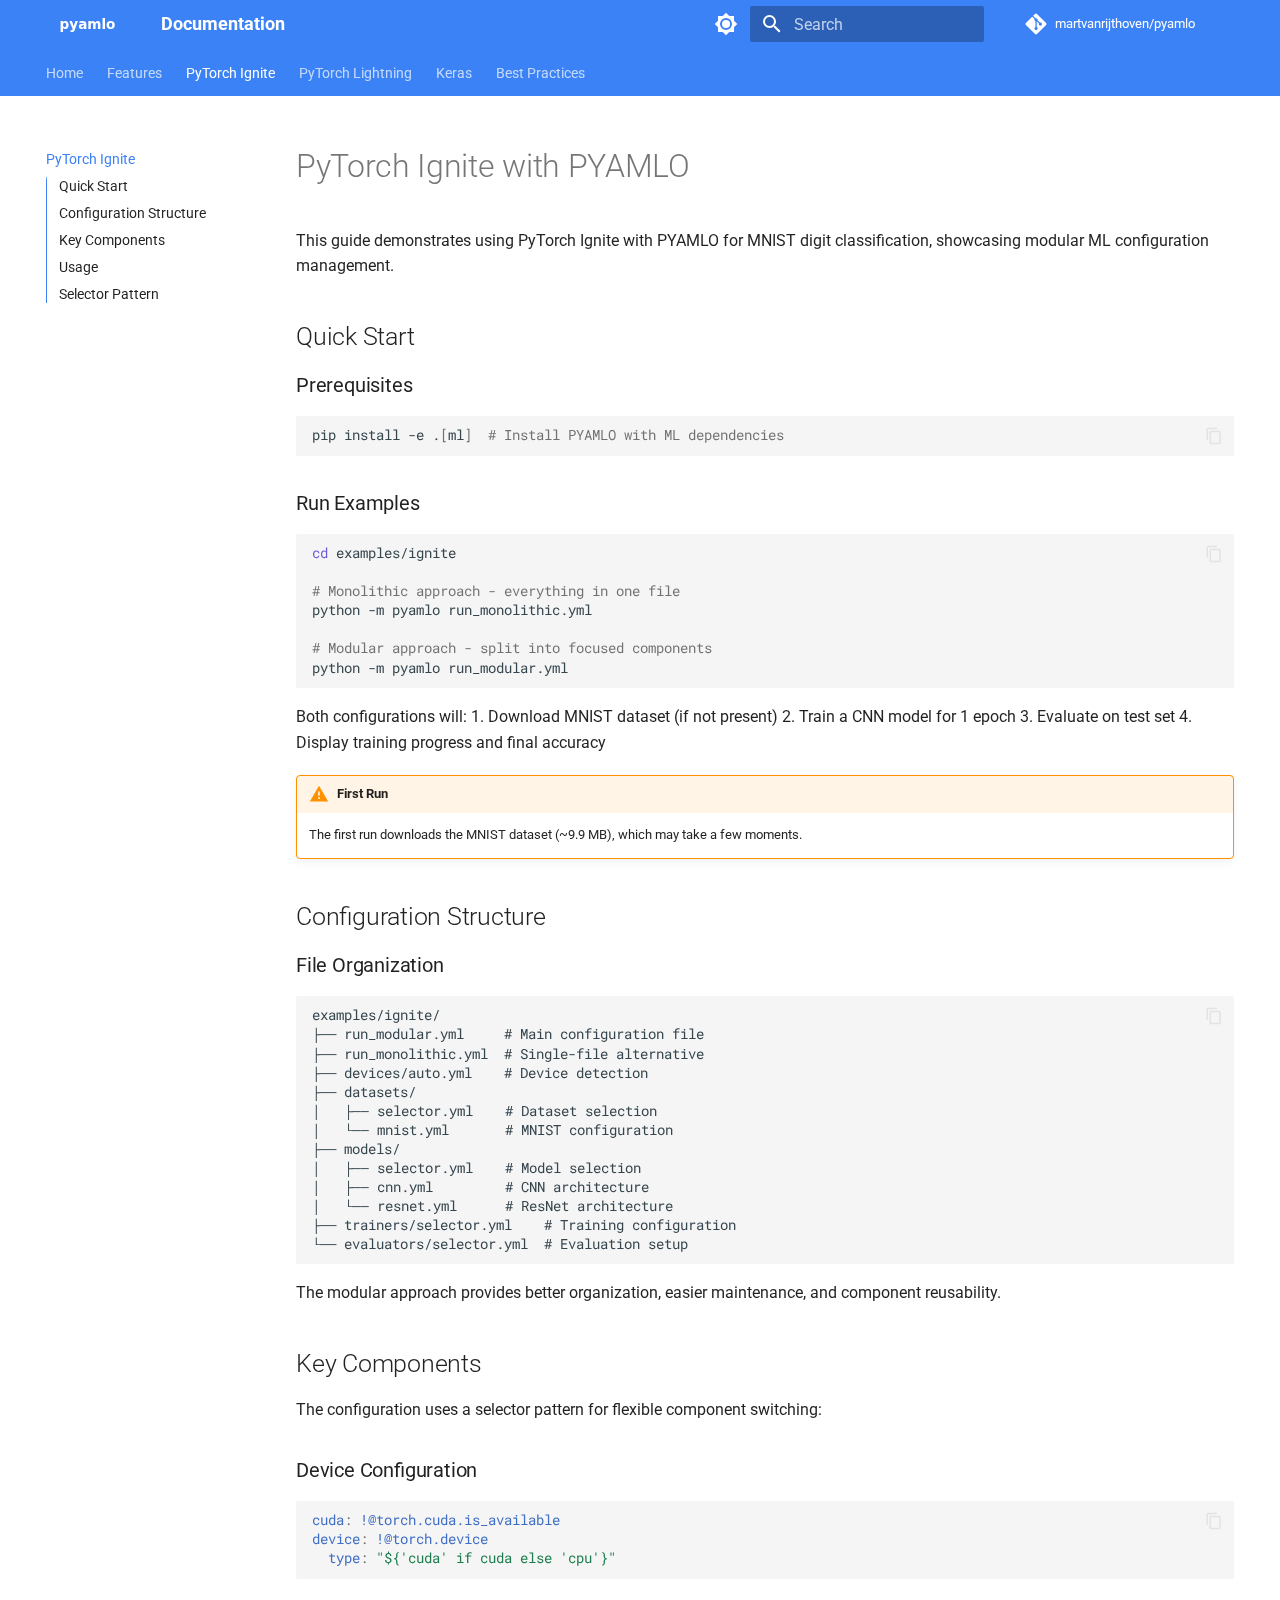
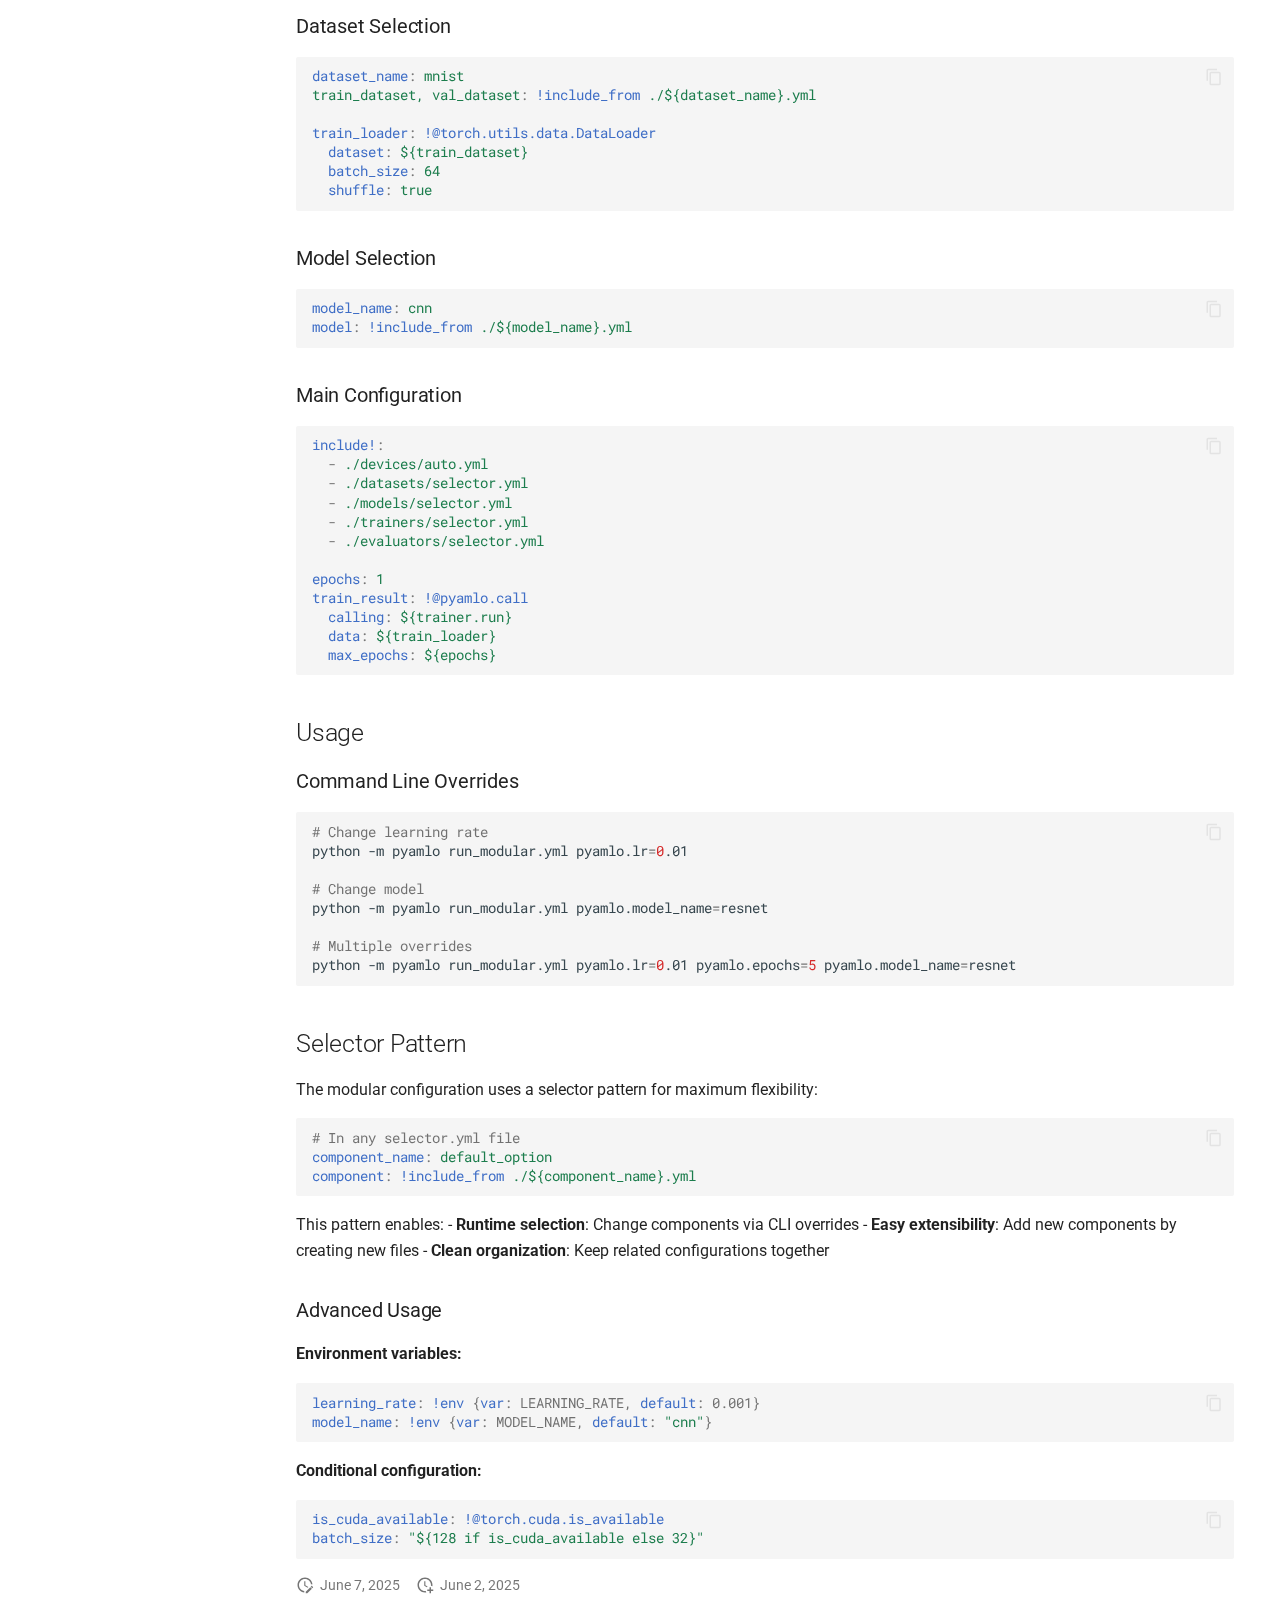
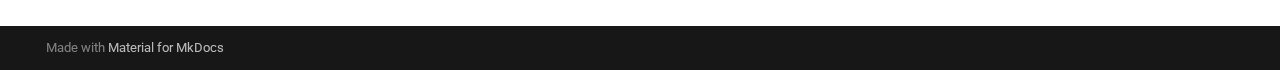
<file: pytorch-ignite/index.html>
<!doctype html>
<html lang="en" class="no-js">
  <head>
    
      <meta charset="utf-8">
      <meta name="viewport" content="width=device-width,initial-scale=1">
      
      
      
        <link rel="canonical" href="https://martvanrijthoven.github.io/pyamlo/pytorch-ignite/">
      
      
        <link rel="prev" href="../features/">
      
      
        <link rel="next" href="../pytorch-lightning/">
      
      
      <link rel="icon" href="../assets/favicon.svg">
      <meta name="generator" content="mkdocs-1.6.1, mkdocs-material-9.6.14">
    
    
      
        <title>PyTorch Ignite - Documentation</title>
      
    
    
      <link rel="stylesheet" href="../assets/stylesheets/main.342714a4.min.css">
      
        
        <link rel="stylesheet" href="../assets/stylesheets/palette.06af60db.min.css">
      
      


    
    
      
    
    
      
        
        
        <link rel="preconnect" href="https://fonts.gstatic.com" crossorigin>
        <link rel="stylesheet" href="https://fonts.googleapis.com/css?family=Roboto:300,300i,400,400i,700,700i%7CRoboto+Mono:400,400i,700,700i&display=fallback">
        <style>:root{--md-text-font:"Roboto";--md-code-font:"Roboto Mono"}</style>
      
    
    
      <link rel="stylesheet" href="../assets/_mkdocstrings.css">
    
      <link rel="stylesheet" href="../stylesheets/extra.css">
    
    <script>__md_scope=new URL("..",location),__md_hash=e=>[...e].reduce(((e,_)=>(e<<5)-e+_.charCodeAt(0)),0),__md_get=(e,_=localStorage,t=__md_scope)=>JSON.parse(_.getItem(t.pathname+"."+e)),__md_set=(e,_,t=localStorage,a=__md_scope)=>{try{t.setItem(a.pathname+"."+e,JSON.stringify(_))}catch(e){}}</script>
    
      

    
    
    
  </head>
  
  
    
    
      
    
    
    
    
    <body dir="ltr" data-md-color-scheme="default" data-md-color-primary="custom" data-md-color-accent="custom">
  
    
    <input class="md-toggle" data-md-toggle="drawer" type="checkbox" id="__drawer" autocomplete="off">
    <input class="md-toggle" data-md-toggle="search" type="checkbox" id="__search" autocomplete="off">
    <label class="md-overlay" for="__drawer"></label>
    <div data-md-component="skip">
      
        
        <a href="#pytorch-ignite-with-pyamlo" class="md-skip">
          Skip to content
        </a>
      
    </div>
    <div data-md-component="announce">
      
    </div>
    
    
      

<header class="md-header" data-md-component="header">
  <nav class="md-header__inner md-grid" aria-label="Header">
    <a href=".." title="Documentation" class="md-header__button md-logo" aria-label="Documentation" data-md-component="logo">
      
  <img src="../assets/logo.svg" alt="logo">

    </a>
    <label class="md-header__button md-icon" for="__drawer">
      
      <svg xmlns="http://www.w3.org/2000/svg" viewBox="0 0 24 24"><path d="M3 6h18v2H3zm0 5h18v2H3zm0 5h18v2H3z"/></svg>
    </label>
    <div class="md-header__title" data-md-component="header-title">
      <div class="md-header__ellipsis">
        <div class="md-header__topic">
          <span class="md-ellipsis">
            Documentation
          </span>
        </div>
        <div class="md-header__topic" data-md-component="header-topic">
          <span class="md-ellipsis">
            
              PyTorch Ignite
            
          </span>
        </div>
      </div>
    </div>
    
      
        <form class="md-header__option" data-md-component="palette">
  
    
    
    
    <input class="md-option" data-md-color-media="(prefers-color-scheme: light)" data-md-color-scheme="default" data-md-color-primary="custom" data-md-color-accent="custom"  aria-label="Switch to dark mode"  type="radio" name="__palette" id="__palette_0">
    
      <label class="md-header__button md-icon" title="Switch to dark mode" for="__palette_1" hidden>
        <svg xmlns="http://www.w3.org/2000/svg" viewBox="0 0 24 24"><path d="M12 8a4 4 0 0 0-4 4 4 4 0 0 0 4 4 4 4 0 0 0 4-4 4 4 0 0 0-4-4m0 10a6 6 0 0 1-6-6 6 6 0 0 1 6-6 6 6 0 0 1 6 6 6 6 0 0 1-6 6m8-9.31V4h-4.69L12 .69 8.69 4H4v4.69L.69 12 4 15.31V20h4.69L12 23.31 15.31 20H20v-4.69L23.31 12z"/></svg>
      </label>
    
  
    
    
    
    <input class="md-option" data-md-color-media="(prefers-color-scheme: dark)" data-md-color-scheme="slate" data-md-color-primary="custom" data-md-color-accent="custom"  aria-label="Switch to light mode"  type="radio" name="__palette" id="__palette_1">
    
      <label class="md-header__button md-icon" title="Switch to light mode" for="__palette_0" hidden>
        <svg xmlns="http://www.w3.org/2000/svg" viewBox="0 0 24 24"><path d="M12 18c-.89 0-1.74-.2-2.5-.55C11.56 16.5 13 14.42 13 12s-1.44-4.5-3.5-5.45C10.26 6.2 11.11 6 12 6a6 6 0 0 1 6 6 6 6 0 0 1-6 6m8-9.31V4h-4.69L12 .69 8.69 4H4v4.69L.69 12 4 15.31V20h4.69L12 23.31 15.31 20H20v-4.69L23.31 12z"/></svg>
      </label>
    
  
</form>
      
    
    
      <script>var palette=__md_get("__palette");if(palette&&palette.color){if("(prefers-color-scheme)"===palette.color.media){var media=matchMedia("(prefers-color-scheme: light)"),input=document.querySelector(media.matches?"[data-md-color-media='(prefers-color-scheme: light)']":"[data-md-color-media='(prefers-color-scheme: dark)']");palette.color.media=input.getAttribute("data-md-color-media"),palette.color.scheme=input.getAttribute("data-md-color-scheme"),palette.color.primary=input.getAttribute("data-md-color-primary"),palette.color.accent=input.getAttribute("data-md-color-accent")}for(var[key,value]of Object.entries(palette.color))document.body.setAttribute("data-md-color-"+key,value)}</script>
    
    
    
      
      
        <label class="md-header__button md-icon" for="__search">
          
          <svg xmlns="http://www.w3.org/2000/svg" viewBox="0 0 24 24"><path d="M9.5 3A6.5 6.5 0 0 1 16 9.5c0 1.61-.59 3.09-1.56 4.23l.27.27h.79l5 5-1.5 1.5-5-5v-.79l-.27-.27A6.52 6.52 0 0 1 9.5 16 6.5 6.5 0 0 1 3 9.5 6.5 6.5 0 0 1 9.5 3m0 2C7 5 5 7 5 9.5S7 14 9.5 14 14 12 14 9.5 12 5 9.5 5"/></svg>
        </label>
        <div class="md-search" data-md-component="search" role="dialog">
  <label class="md-search__overlay" for="__search"></label>
  <div class="md-search__inner" role="search">
    <form class="md-search__form" name="search">
      <input type="text" class="md-search__input" name="query" aria-label="Search" placeholder="Search" autocapitalize="off" autocorrect="off" autocomplete="off" spellcheck="false" data-md-component="search-query" required>
      <label class="md-search__icon md-icon" for="__search">
        
        <svg xmlns="http://www.w3.org/2000/svg" viewBox="0 0 24 24"><path d="M9.5 3A6.5 6.5 0 0 1 16 9.5c0 1.61-.59 3.09-1.56 4.23l.27.27h.79l5 5-1.5 1.5-5-5v-.79l-.27-.27A6.52 6.52 0 0 1 9.5 16 6.5 6.5 0 0 1 3 9.5 6.5 6.5 0 0 1 9.5 3m0 2C7 5 5 7 5 9.5S7 14 9.5 14 14 12 14 9.5 12 5 9.5 5"/></svg>
        
        <svg xmlns="http://www.w3.org/2000/svg" viewBox="0 0 24 24"><path d="M20 11v2H8l5.5 5.5-1.42 1.42L4.16 12l7.92-7.92L13.5 5.5 8 11z"/></svg>
      </label>
      <nav class="md-search__options" aria-label="Search">
        
        <button type="reset" class="md-search__icon md-icon" title="Clear" aria-label="Clear" tabindex="-1">
          
          <svg xmlns="http://www.w3.org/2000/svg" viewBox="0 0 24 24"><path d="M19 6.41 17.59 5 12 10.59 6.41 5 5 6.41 10.59 12 5 17.59 6.41 19 12 13.41 17.59 19 19 17.59 13.41 12z"/></svg>
        </button>
      </nav>
      
        <div class="md-search__suggest" data-md-component="search-suggest"></div>
      
    </form>
    <div class="md-search__output">
      <div class="md-search__scrollwrap" tabindex="0" data-md-scrollfix>
        <div class="md-search-result" data-md-component="search-result">
          <div class="md-search-result__meta">
            Initializing search
          </div>
          <ol class="md-search-result__list" role="presentation"></ol>
        </div>
      </div>
    </div>
  </div>
</div>
      
    
    
      <div class="md-header__source">
        <a href="https://github.com/martvanrijthoven/pyamlo/" title="Go to repository" class="md-source" data-md-component="source">
  <div class="md-source__icon md-icon">
    
    <svg xmlns="http://www.w3.org/2000/svg" viewBox="0 0 448 512"><!--! Font Awesome Free 6.7.2 by @fontawesome - https://fontawesome.com License - https://fontawesome.com/license/free (Icons: CC BY 4.0, Fonts: SIL OFL 1.1, Code: MIT License) Copyright 2024 Fonticons, Inc.--><path d="M439.55 236.05 244 40.45a28.87 28.87 0 0 0-40.81 0l-40.66 40.63 51.52 51.52c27.06-9.14 52.68 16.77 43.39 43.68l49.66 49.66c34.23-11.8 61.18 31 35.47 56.69-26.49 26.49-70.21-2.87-56-37.34L240.22 199v121.85c25.3 12.54 22.26 41.85 9.08 55a34.34 34.34 0 0 1-48.55 0c-17.57-17.6-11.07-46.91 11.25-56v-123c-20.8-8.51-24.6-30.74-18.64-45L142.57 101 8.45 235.14a28.86 28.86 0 0 0 0 40.81l195.61 195.6a28.86 28.86 0 0 0 40.8 0l194.69-194.69a28.86 28.86 0 0 0 0-40.81"/></svg>
  </div>
  <div class="md-source__repository">
    martvanrijthoven/pyamlo
  </div>
</a>
      </div>
    
  </nav>
  
</header>
    
    <div class="md-container" data-md-component="container">
      
      
        
          
            
<nav class="md-tabs" aria-label="Tabs" data-md-component="tabs">
  <div class="md-grid">
    <ul class="md-tabs__list">
      
        
  
  
  
  
    <li class="md-tabs__item">
      <a href=".." class="md-tabs__link">
        
  
  
    
  
  Home

      </a>
    </li>
  

      
        
  
  
  
  
    <li class="md-tabs__item">
      <a href="../features/" class="md-tabs__link">
        
  
  
    
  
  Features

      </a>
    </li>
  

      
        
  
  
  
    
  
  
    <li class="md-tabs__item md-tabs__item--active">
      <a href="./" class="md-tabs__link">
        
  
  
    
  
  PyTorch Ignite

      </a>
    </li>
  

      
        
  
  
  
  
    <li class="md-tabs__item">
      <a href="../pytorch-lightning/" class="md-tabs__link">
        
  
  
    
  
  PyTorch Lightning

      </a>
    </li>
  

      
        
  
  
  
  
    <li class="md-tabs__item">
      <a href="../keras/" class="md-tabs__link">
        
  
  
    
  
  Keras

      </a>
    </li>
  

      
        
  
  
  
  
    <li class="md-tabs__item">
      <a href="../best-practices/" class="md-tabs__link">
        
  
  
    
  
  Best Practices

      </a>
    </li>
  

      
    </ul>
  </div>
</nav>
          
        
      
      <main class="md-main" data-md-component="main">
        <div class="md-main__inner md-grid">
          
            
              
              <div class="md-sidebar md-sidebar--primary" data-md-component="sidebar" data-md-type="navigation" >
                <div class="md-sidebar__scrollwrap">
                  <div class="md-sidebar__inner">
                    


  


  

<nav class="md-nav md-nav--primary md-nav--lifted md-nav--integrated" aria-label="Navigation" data-md-level="0">
  <label class="md-nav__title" for="__drawer">
    <a href=".." title="Documentation" class="md-nav__button md-logo" aria-label="Documentation" data-md-component="logo">
      
  <img src="../assets/logo.svg" alt="logo">

    </a>
    Documentation
  </label>
  
    <div class="md-nav__source">
      <a href="https://github.com/martvanrijthoven/pyamlo/" title="Go to repository" class="md-source" data-md-component="source">
  <div class="md-source__icon md-icon">
    
    <svg xmlns="http://www.w3.org/2000/svg" viewBox="0 0 448 512"><!--! Font Awesome Free 6.7.2 by @fontawesome - https://fontawesome.com License - https://fontawesome.com/license/free (Icons: CC BY 4.0, Fonts: SIL OFL 1.1, Code: MIT License) Copyright 2024 Fonticons, Inc.--><path d="M439.55 236.05 244 40.45a28.87 28.87 0 0 0-40.81 0l-40.66 40.63 51.52 51.52c27.06-9.14 52.68 16.77 43.39 43.68l49.66 49.66c34.23-11.8 61.18 31 35.47 56.69-26.49 26.49-70.21-2.87-56-37.34L240.22 199v121.85c25.3 12.54 22.26 41.85 9.08 55a34.34 34.34 0 0 1-48.55 0c-17.57-17.6-11.07-46.91 11.25-56v-123c-20.8-8.51-24.6-30.74-18.64-45L142.57 101 8.45 235.14a28.86 28.86 0 0 0 0 40.81l195.61 195.6a28.86 28.86 0 0 0 40.8 0l194.69-194.69a28.86 28.86 0 0 0 0-40.81"/></svg>
  </div>
  <div class="md-source__repository">
    martvanrijthoven/pyamlo
  </div>
</a>
    </div>
  
  <ul class="md-nav__list" data-md-scrollfix>
    
      
      
  
  
  
  
    <li class="md-nav__item">
      <a href=".." class="md-nav__link">
        
  
  
  <span class="md-ellipsis">
    Home
    
  </span>
  

      </a>
    </li>
  

    
      
      
  
  
  
  
    <li class="md-nav__item">
      <a href="../features/" class="md-nav__link">
        
  
  
  <span class="md-ellipsis">
    Features
    
  </span>
  

      </a>
    </li>
  

    
      
      
  
  
    
  
  
  
    <li class="md-nav__item md-nav__item--active">
      
      <input class="md-nav__toggle md-toggle" type="checkbox" id="__toc">
      
      
        
      
      
        <label class="md-nav__link md-nav__link--active" for="__toc">
          
  
  
  <span class="md-ellipsis">
    PyTorch Ignite
    
  </span>
  

          <span class="md-nav__icon md-icon"></span>
        </label>
      
      <a href="./" class="md-nav__link md-nav__link--active">
        
  
  
  <span class="md-ellipsis">
    PyTorch Ignite
    
  </span>
  

      </a>
      
        

<nav class="md-nav md-nav--secondary" aria-label="Table of contents">
  
  
  
    
  
  
    <label class="md-nav__title" for="__toc">
      <span class="md-nav__icon md-icon"></span>
      Table of contents
    </label>
    <ul class="md-nav__list" data-md-component="toc" data-md-scrollfix>
      
        <li class="md-nav__item">
  <a href="#quick-start" class="md-nav__link">
    <span class="md-ellipsis">
      Quick Start
    </span>
  </a>
  
</li>
      
        <li class="md-nav__item">
  <a href="#configuration-structure" class="md-nav__link">
    <span class="md-ellipsis">
      Configuration Structure
    </span>
  </a>
  
</li>
      
        <li class="md-nav__item">
  <a href="#key-components" class="md-nav__link">
    <span class="md-ellipsis">
      Key Components
    </span>
  </a>
  
</li>
      
        <li class="md-nav__item">
  <a href="#usage" class="md-nav__link">
    <span class="md-ellipsis">
      Usage
    </span>
  </a>
  
</li>
      
        <li class="md-nav__item">
  <a href="#selector-pattern" class="md-nav__link">
    <span class="md-ellipsis">
      Selector Pattern
    </span>
  </a>
  
</li>
      
    </ul>
  
</nav>
      
    </li>
  

    
      
      
  
  
  
  
    <li class="md-nav__item">
      <a href="../pytorch-lightning/" class="md-nav__link">
        
  
  
  <span class="md-ellipsis">
    PyTorch Lightning
    
  </span>
  

      </a>
    </li>
  

    
      
      
  
  
  
  
    <li class="md-nav__item">
      <a href="../keras/" class="md-nav__link">
        
  
  
  <span class="md-ellipsis">
    Keras
    
  </span>
  

      </a>
    </li>
  

    
      
      
  
  
  
  
    <li class="md-nav__item">
      <a href="../best-practices/" class="md-nav__link">
        
  
  
  <span class="md-ellipsis">
    Best Practices
    
  </span>
  

      </a>
    </li>
  

    
  </ul>
</nav>
                  </div>
                </div>
              </div>
            
            
          
          
            <div class="md-content" data-md-component="content">
              <article class="md-content__inner md-typeset">
                
                  


  
  


<h1 id="pytorch-ignite-with-pyamlo">PyTorch Ignite with PYAMLO<a class="headerlink" href="#pytorch-ignite-with-pyamlo" title="Permanent link">&para;</a></h1>
<p>This guide demonstrates using PyTorch Ignite with PYAMLO for MNIST digit classification, showcasing modular ML configuration management.</p>
<h2 id="quick-start">Quick Start<a class="headerlink" href="#quick-start" title="Permanent link">&para;</a></h2>
<h3 id="prerequisites">Prerequisites<a class="headerlink" href="#prerequisites" title="Permanent link">&para;</a></h3>
<div class="language-bash highlight"><pre><span></span><code><span id="__span-0-1"><a id="__codelineno-0-1" name="__codelineno-0-1" href="#__codelineno-0-1"></a>pip<span class="w"> </span>install<span class="w"> </span>-e<span class="w"> </span>.<span class="o">[</span>ml<span class="o">]</span><span class="w">  </span><span class="c1"># Install PYAMLO with ML dependencies</span>
</span></code></pre></div>
<h3 id="run-examples">Run Examples<a class="headerlink" href="#run-examples" title="Permanent link">&para;</a></h3>
<div class="language-bash highlight"><pre><span></span><code><span id="__span-1-1"><a id="__codelineno-1-1" name="__codelineno-1-1" href="#__codelineno-1-1"></a><span class="nb">cd</span><span class="w"> </span>examples/ignite
</span><span id="__span-1-2"><a id="__codelineno-1-2" name="__codelineno-1-2" href="#__codelineno-1-2"></a>
</span><span id="__span-1-3"><a id="__codelineno-1-3" name="__codelineno-1-3" href="#__codelineno-1-3"></a><span class="c1"># Monolithic approach - everything in one file</span>
</span><span id="__span-1-4"><a id="__codelineno-1-4" name="__codelineno-1-4" href="#__codelineno-1-4"></a>python<span class="w"> </span>-m<span class="w"> </span>pyamlo<span class="w"> </span>run_monolithic.yml
</span><span id="__span-1-5"><a id="__codelineno-1-5" name="__codelineno-1-5" href="#__codelineno-1-5"></a>
</span><span id="__span-1-6"><a id="__codelineno-1-6" name="__codelineno-1-6" href="#__codelineno-1-6"></a><span class="c1"># Modular approach - split into focused components</span>
</span><span id="__span-1-7"><a id="__codelineno-1-7" name="__codelineno-1-7" href="#__codelineno-1-7"></a>python<span class="w"> </span>-m<span class="w"> </span>pyamlo<span class="w"> </span>run_modular.yml
</span></code></pre></div>
<p>Both configurations will:
1. Download MNIST dataset (if not present)
2. Train a CNN model for 1 epoch
3. Evaluate on test set
4. Display training progress and final accuracy</p>
<div class="admonition warning">
<p class="admonition-title">First Run</p>
<p>The first run downloads the MNIST dataset (~9.9 MB), which may take a few moments.</p>
</div>
<h2 id="configuration-structure">Configuration Structure<a class="headerlink" href="#configuration-structure" title="Permanent link">&para;</a></h2>
<h3 id="file-organization">File Organization<a class="headerlink" href="#file-organization" title="Permanent link">&para;</a></h3>
<div class="language-text highlight"><pre><span></span><code><span id="__span-2-1"><a id="__codelineno-2-1" name="__codelineno-2-1" href="#__codelineno-2-1"></a>examples/ignite/
</span><span id="__span-2-2"><a id="__codelineno-2-2" name="__codelineno-2-2" href="#__codelineno-2-2"></a>├── run_modular.yml     # Main configuration file
</span><span id="__span-2-3"><a id="__codelineno-2-3" name="__codelineno-2-3" href="#__codelineno-2-3"></a>├── run_monolithic.yml  # Single-file alternative
</span><span id="__span-2-4"><a id="__codelineno-2-4" name="__codelineno-2-4" href="#__codelineno-2-4"></a>├── devices/auto.yml    # Device detection
</span><span id="__span-2-5"><a id="__codelineno-2-5" name="__codelineno-2-5" href="#__codelineno-2-5"></a>├── datasets/
</span><span id="__span-2-6"><a id="__codelineno-2-6" name="__codelineno-2-6" href="#__codelineno-2-6"></a>│   ├── selector.yml    # Dataset selection
</span><span id="__span-2-7"><a id="__codelineno-2-7" name="__codelineno-2-7" href="#__codelineno-2-7"></a>│   └── mnist.yml       # MNIST configuration
</span><span id="__span-2-8"><a id="__codelineno-2-8" name="__codelineno-2-8" href="#__codelineno-2-8"></a>├── models/
</span><span id="__span-2-9"><a id="__codelineno-2-9" name="__codelineno-2-9" href="#__codelineno-2-9"></a>│   ├── selector.yml    # Model selection
</span><span id="__span-2-10"><a id="__codelineno-2-10" name="__codelineno-2-10" href="#__codelineno-2-10"></a>│   ├── cnn.yml         # CNN architecture
</span><span id="__span-2-11"><a id="__codelineno-2-11" name="__codelineno-2-11" href="#__codelineno-2-11"></a>│   └── resnet.yml      # ResNet architecture
</span><span id="__span-2-12"><a id="__codelineno-2-12" name="__codelineno-2-12" href="#__codelineno-2-12"></a>├── trainers/selector.yml    # Training configuration
</span><span id="__span-2-13"><a id="__codelineno-2-13" name="__codelineno-2-13" href="#__codelineno-2-13"></a>└── evaluators/selector.yml  # Evaluation setup
</span></code></pre></div>
<p>The modular approach provides better organization, easier maintenance, and component reusability.</p>
<h2 id="key-components">Key Components<a class="headerlink" href="#key-components" title="Permanent link">&para;</a></h2>
<p>The configuration uses a selector pattern for flexible component switching:</p>
<h3 id="device-configuration">Device Configuration<a class="headerlink" href="#device-configuration" title="Permanent link">&para;</a></h3>
<div class="language-yaml highlight"><pre><span></span><code><span id="__span-3-1"><a id="__codelineno-3-1" name="__codelineno-3-1" href="#__codelineno-3-1"></a><span class="nt">cuda</span><span class="p">:</span><span class="w"> </span><span class="kt">!@torch.cuda.is_available</span>
</span><span id="__span-3-2"><a id="__codelineno-3-2" name="__codelineno-3-2" href="#__codelineno-3-2"></a><span class="nt">device</span><span class="p">:</span><span class="w"> </span><span class="kt">!@torch.device</span>
</span><span id="__span-3-3"><a id="__codelineno-3-3" name="__codelineno-3-3" href="#__codelineno-3-3"></a><span class="w">  </span><span class="nt">type</span><span class="p">:</span><span class="w"> </span><span class="s">&quot;${&#39;cuda&#39;</span><span class="nv"> </span><span class="s">if</span><span class="nv"> </span><span class="s">cuda</span><span class="nv"> </span><span class="s">else</span><span class="nv"> </span><span class="s">&#39;cpu&#39;}&quot;</span>
</span></code></pre></div>
<h3 id="dataset-selection">Dataset Selection<a class="headerlink" href="#dataset-selection" title="Permanent link">&para;</a></h3>
<div class="language-yaml highlight"><pre><span></span><code><span id="__span-4-1"><a id="__codelineno-4-1" name="__codelineno-4-1" href="#__codelineno-4-1"></a><span class="nt">dataset_name</span><span class="p">:</span><span class="w"> </span><span class="l l-Scalar l-Scalar-Plain">mnist</span>
</span><span id="__span-4-2"><a id="__codelineno-4-2" name="__codelineno-4-2" href="#__codelineno-4-2"></a><span class="l l-Scalar l-Scalar-Plain">train_dataset, val_dataset</span><span class="p p-Indicator">:</span><span class="w"> </span><span class="kt">!include_from</span><span class="w"> </span><span class="l l-Scalar l-Scalar-Plain">./${dataset_name}.yml</span>
</span><span id="__span-4-3"><a id="__codelineno-4-3" name="__codelineno-4-3" href="#__codelineno-4-3"></a>
</span><span id="__span-4-4"><a id="__codelineno-4-4" name="__codelineno-4-4" href="#__codelineno-4-4"></a><span class="nt">train_loader</span><span class="p">:</span><span class="w"> </span><span class="kt">!@torch.utils.data.DataLoader</span>
</span><span id="__span-4-5"><a id="__codelineno-4-5" name="__codelineno-4-5" href="#__codelineno-4-5"></a><span class="w">  </span><span class="nt">dataset</span><span class="p">:</span><span class="w"> </span><span class="l l-Scalar l-Scalar-Plain">${train_dataset}</span>
</span><span id="__span-4-6"><a id="__codelineno-4-6" name="__codelineno-4-6" href="#__codelineno-4-6"></a><span class="w">  </span><span class="nt">batch_size</span><span class="p">:</span><span class="w"> </span><span class="l l-Scalar l-Scalar-Plain">64</span>
</span><span id="__span-4-7"><a id="__codelineno-4-7" name="__codelineno-4-7" href="#__codelineno-4-7"></a><span class="w">  </span><span class="nt">shuffle</span><span class="p">:</span><span class="w"> </span><span class="l l-Scalar l-Scalar-Plain">true</span>
</span></code></pre></div>
<h3 id="model-selection">Model Selection<a class="headerlink" href="#model-selection" title="Permanent link">&para;</a></h3>
<div class="language-yaml highlight"><pre><span></span><code><span id="__span-5-1"><a id="__codelineno-5-1" name="__codelineno-5-1" href="#__codelineno-5-1"></a><span class="nt">model_name</span><span class="p">:</span><span class="w"> </span><span class="l l-Scalar l-Scalar-Plain">cnn</span>
</span><span id="__span-5-2"><a id="__codelineno-5-2" name="__codelineno-5-2" href="#__codelineno-5-2"></a><span class="nt">model</span><span class="p">:</span><span class="w"> </span><span class="kt">!include_from</span><span class="w"> </span><span class="l l-Scalar l-Scalar-Plain">./${model_name}.yml</span>
</span></code></pre></div>
<h3 id="main-configuration">Main Configuration<a class="headerlink" href="#main-configuration" title="Permanent link">&para;</a></h3>
<div class="language-yaml highlight"><pre><span></span><code><span id="__span-6-1"><a id="__codelineno-6-1" name="__codelineno-6-1" href="#__codelineno-6-1"></a><span class="nt">include!</span><span class="p">:</span>
</span><span id="__span-6-2"><a id="__codelineno-6-2" name="__codelineno-6-2" href="#__codelineno-6-2"></a><span class="w">  </span><span class="p p-Indicator">-</span><span class="w"> </span><span class="l l-Scalar l-Scalar-Plain">./devices/auto.yml</span><span class="w"> </span>
</span><span id="__span-6-3"><a id="__codelineno-6-3" name="__codelineno-6-3" href="#__codelineno-6-3"></a><span class="w">  </span><span class="p p-Indicator">-</span><span class="w"> </span><span class="l l-Scalar l-Scalar-Plain">./datasets/selector.yml</span>
</span><span id="__span-6-4"><a id="__codelineno-6-4" name="__codelineno-6-4" href="#__codelineno-6-4"></a><span class="w">  </span><span class="p p-Indicator">-</span><span class="w"> </span><span class="l l-Scalar l-Scalar-Plain">./models/selector.yml</span>
</span><span id="__span-6-5"><a id="__codelineno-6-5" name="__codelineno-6-5" href="#__codelineno-6-5"></a><span class="w">  </span><span class="p p-Indicator">-</span><span class="w"> </span><span class="l l-Scalar l-Scalar-Plain">./trainers/selector.yml</span>
</span><span id="__span-6-6"><a id="__codelineno-6-6" name="__codelineno-6-6" href="#__codelineno-6-6"></a><span class="w">  </span><span class="p p-Indicator">-</span><span class="w"> </span><span class="l l-Scalar l-Scalar-Plain">./evaluators/selector.yml</span>
</span><span id="__span-6-7"><a id="__codelineno-6-7" name="__codelineno-6-7" href="#__codelineno-6-7"></a>
</span><span id="__span-6-8"><a id="__codelineno-6-8" name="__codelineno-6-8" href="#__codelineno-6-8"></a><span class="nt">epochs</span><span class="p">:</span><span class="w"> </span><span class="l l-Scalar l-Scalar-Plain">1</span>
</span><span id="__span-6-9"><a id="__codelineno-6-9" name="__codelineno-6-9" href="#__codelineno-6-9"></a><span class="nt">train_result</span><span class="p">:</span><span class="w"> </span><span class="kt">!@pyamlo.call</span>
</span><span id="__span-6-10"><a id="__codelineno-6-10" name="__codelineno-6-10" href="#__codelineno-6-10"></a><span class="w">  </span><span class="nt">calling</span><span class="p">:</span><span class="w"> </span><span class="l l-Scalar l-Scalar-Plain">${trainer.run}</span>
</span><span id="__span-6-11"><a id="__codelineno-6-11" name="__codelineno-6-11" href="#__codelineno-6-11"></a><span class="w">  </span><span class="nt">data</span><span class="p">:</span><span class="w"> </span><span class="l l-Scalar l-Scalar-Plain">${train_loader}</span>
</span><span id="__span-6-12"><a id="__codelineno-6-12" name="__codelineno-6-12" href="#__codelineno-6-12"></a><span class="w">  </span><span class="nt">max_epochs</span><span class="p">:</span><span class="w"> </span><span class="l l-Scalar l-Scalar-Plain">${epochs}</span>
</span></code></pre></div>
<h2 id="usage">Usage<a class="headerlink" href="#usage" title="Permanent link">&para;</a></h2>
<h3 id="command-line-overrides">Command Line Overrides<a class="headerlink" href="#command-line-overrides" title="Permanent link">&para;</a></h3>
<div class="language-bash highlight"><pre><span></span><code><span id="__span-7-1"><a id="__codelineno-7-1" name="__codelineno-7-1" href="#__codelineno-7-1"></a><span class="c1"># Change learning rate</span>
</span><span id="__span-7-2"><a id="__codelineno-7-2" name="__codelineno-7-2" href="#__codelineno-7-2"></a>python<span class="w"> </span>-m<span class="w"> </span>pyamlo<span class="w"> </span>run_modular.yml<span class="w"> </span>pyamlo.lr<span class="o">=</span><span class="m">0</span>.01
</span><span id="__span-7-3"><a id="__codelineno-7-3" name="__codelineno-7-3" href="#__codelineno-7-3"></a>
</span><span id="__span-7-4"><a id="__codelineno-7-4" name="__codelineno-7-4" href="#__codelineno-7-4"></a><span class="c1"># Change model</span>
</span><span id="__span-7-5"><a id="__codelineno-7-5" name="__codelineno-7-5" href="#__codelineno-7-5"></a>python<span class="w"> </span>-m<span class="w"> </span>pyamlo<span class="w"> </span>run_modular.yml<span class="w"> </span>pyamlo.model_name<span class="o">=</span>resnet
</span><span id="__span-7-6"><a id="__codelineno-7-6" name="__codelineno-7-6" href="#__codelineno-7-6"></a>
</span><span id="__span-7-7"><a id="__codelineno-7-7" name="__codelineno-7-7" href="#__codelineno-7-7"></a><span class="c1"># Multiple overrides</span>
</span><span id="__span-7-8"><a id="__codelineno-7-8" name="__codelineno-7-8" href="#__codelineno-7-8"></a>python<span class="w"> </span>-m<span class="w"> </span>pyamlo<span class="w"> </span>run_modular.yml<span class="w"> </span>pyamlo.lr<span class="o">=</span><span class="m">0</span>.01<span class="w"> </span>pyamlo.epochs<span class="o">=</span><span class="m">5</span><span class="w"> </span>pyamlo.model_name<span class="o">=</span>resnet
</span></code></pre></div>
<h2 id="selector-pattern">Selector Pattern<a class="headerlink" href="#selector-pattern" title="Permanent link">&para;</a></h2>
<p>The modular configuration uses a selector pattern for maximum flexibility:</p>
<div class="language-yaml highlight"><pre><span></span><code><span id="__span-8-1"><a id="__codelineno-8-1" name="__codelineno-8-1" href="#__codelineno-8-1"></a><span class="c1"># In any selector.yml file</span>
</span><span id="__span-8-2"><a id="__codelineno-8-2" name="__codelineno-8-2" href="#__codelineno-8-2"></a><span class="nt">component_name</span><span class="p">:</span><span class="w"> </span><span class="l l-Scalar l-Scalar-Plain">default_option</span>
</span><span id="__span-8-3"><a id="__codelineno-8-3" name="__codelineno-8-3" href="#__codelineno-8-3"></a><span class="nt">component</span><span class="p">:</span><span class="w"> </span><span class="kt">!include_from</span><span class="w"> </span><span class="l l-Scalar l-Scalar-Plain">./${component_name}.yml</span>
</span></code></pre></div>
<p>This pattern enables:
- <strong>Runtime selection</strong>: Change components via CLI overrides
- <strong>Easy extensibility</strong>: Add new components by creating new files
- <strong>Clean organization</strong>: Keep related configurations together</p>
<h3 id="advanced-usage">Advanced Usage<a class="headerlink" href="#advanced-usage" title="Permanent link">&para;</a></h3>
<p><strong>Environment variables:</strong>
<div class="language-yaml highlight"><pre><span></span><code><span id="__span-9-1"><a id="__codelineno-9-1" name="__codelineno-9-1" href="#__codelineno-9-1"></a><span class="nt">learning_rate</span><span class="p">:</span><span class="w"> </span><span class="kt">!env</span><span class="w"> </span><span class="p p-Indicator">{</span><span class="nt">var</span><span class="p">:</span><span class="w"> </span><span class="nv">LEARNING_RATE</span><span class="p p-Indicator">,</span><span class="nt"> default</span><span class="p">:</span><span class="w"> </span><span class="nv">0.001</span><span class="p p-Indicator">}</span>
</span><span id="__span-9-2"><a id="__codelineno-9-2" name="__codelineno-9-2" href="#__codelineno-9-2"></a><span class="nt">model_name</span><span class="p">:</span><span class="w"> </span><span class="kt">!env</span><span class="w"> </span><span class="p p-Indicator">{</span><span class="nt">var</span><span class="p">:</span><span class="w"> </span><span class="nv">MODEL_NAME</span><span class="p p-Indicator">,</span><span class="nt"> default</span><span class="p">:</span><span class="w"> </span><span class="s">&quot;cnn&quot;</span><span class="p p-Indicator">}</span>
</span></code></pre></div></p>
<p><strong>Conditional configuration:</strong>
<div class="language-yaml highlight"><pre><span></span><code><span id="__span-10-1"><a id="__codelineno-10-1" name="__codelineno-10-1" href="#__codelineno-10-1"></a><span class="nt">is_cuda_available</span><span class="p">:</span><span class="w"> </span><span class="kt">!@torch.cuda.is_available</span>
</span><span id="__span-10-2"><a id="__codelineno-10-2" name="__codelineno-10-2" href="#__codelineno-10-2"></a><span class="nt">batch_size</span><span class="p">:</span><span class="w"> </span><span class="s">&quot;${128</span><span class="nv"> </span><span class="s">if</span><span class="nv"> </span><span class="s">is_cuda_available</span><span class="nv"> </span><span class="s">else</span><span class="nv"> </span><span class="s">32}&quot;</span>
</span></code></pre></div></p>







  
    
  
  
    
  


  <aside class="md-source-file">
    
      
  <span class="md-source-file__fact">
    <span class="md-icon" title="Last update">
      <svg xmlns="http://www.w3.org/2000/svg" viewBox="0 0 24 24"><path d="M21 13.1c-.1 0-.3.1-.4.2l-1 1 2.1 2.1 1-1c.2-.2.2-.6 0-.8l-1.3-1.3c-.1-.1-.2-.2-.4-.2m-1.9 1.8-6.1 6V23h2.1l6.1-6.1zM12.5 7v5.2l4 2.4-1 1L11 13V7zM11 21.9c-5.1-.5-9-4.8-9-9.9C2 6.5 6.5 2 12 2c5.3 0 9.6 4.1 10 9.3-.3-.1-.6-.2-1-.2s-.7.1-1 .2C19.6 7.2 16.2 4 12 4c-4.4 0-8 3.6-8 8 0 4.1 3.1 7.5 7.1 7.9l-.1.2z"/></svg>
    </span>
    <span class="git-revision-date-localized-plugin git-revision-date-localized-plugin-date" title="June 7, 2025 09:49:39 UTC">June 7, 2025</span>
  </span>

    
    
      
  <span class="md-source-file__fact">
    <span class="md-icon" title="Created">
      <svg xmlns="http://www.w3.org/2000/svg" viewBox="0 0 24 24"><path d="M14.47 15.08 11 13V7h1.5v5.25l3.08 1.83c-.41.28-.79.62-1.11 1m-1.39 4.84c-.36.05-.71.08-1.08.08-4.42 0-8-3.58-8-8s3.58-8 8-8 8 3.58 8 8c0 .37-.03.72-.08 1.08.69.1 1.33.32 1.92.64.1-.56.16-1.13.16-1.72 0-5.5-4.5-10-10-10S2 6.5 2 12s4.47 10 10 10c.59 0 1.16-.06 1.72-.16-.32-.59-.54-1.23-.64-1.92M18 15v3h-3v2h3v3h2v-3h3v-2h-3v-3z"/></svg>
    </span>
    <span class="git-revision-date-localized-plugin git-revision-date-localized-plugin-date" title="June 2, 2025 10:08:29 UTC">June 2, 2025</span>
  </span>

    
    
    
  </aside>





                
              </article>
            </div>
          
          
  <script>var tabs=__md_get("__tabs");if(Array.isArray(tabs))e:for(var set of document.querySelectorAll(".tabbed-set")){var labels=set.querySelector(".tabbed-labels");for(var tab of tabs)for(var label of labels.getElementsByTagName("label"))if(label.innerText.trim()===tab){var input=document.getElementById(label.htmlFor);input.checked=!0;continue e}}</script>

<script>var target=document.getElementById(location.hash.slice(1));target&&target.name&&(target.checked=target.name.startsWith("__tabbed_"))</script>
        </div>
        
          <button type="button" class="md-top md-icon" data-md-component="top" hidden>
  
  <svg xmlns="http://www.w3.org/2000/svg" viewBox="0 0 24 24"><path d="M13 20h-2V8l-5.5 5.5-1.42-1.42L12 4.16l7.92 7.92-1.42 1.42L13 8z"/></svg>
  Back to top
</button>
        
      </main>
      
        <footer class="md-footer">
  
  <div class="md-footer-meta md-typeset">
    <div class="md-footer-meta__inner md-grid">
      <div class="md-copyright">
  
  
    Made with
    <a href="https://squidfunk.github.io/mkdocs-material/" target="_blank" rel="noopener">
      Material for MkDocs
    </a>
  
</div>
      
    </div>
  </div>
</footer>
      
    </div>
    <div class="md-dialog" data-md-component="dialog">
      <div class="md-dialog__inner md-typeset"></div>
    </div>
    
    
    
      
      <script id="__config" type="application/json">{"base": "..", "features": ["navigation.tabs", "toc.integrate", "navigation.top", "search.suggest", "search.highlight", "content.tabs.link", "content.code.annotation", "content.code.copy", "announce.dismiss"], "search": "../assets/javascripts/workers/search.d50fe291.min.js", "tags": null, "translations": {"clipboard.copied": "Copied to clipboard", "clipboard.copy": "Copy to clipboard", "search.result.more.one": "1 more on this page", "search.result.more.other": "# more on this page", "search.result.none": "No matching documents", "search.result.one": "1 matching document", "search.result.other": "# matching documents", "search.result.placeholder": "Type to start searching", "search.result.term.missing": "Missing", "select.version": "Select version"}, "version": null}</script>
    
    
      <script src="../assets/javascripts/bundle.13a4f30d.min.js"></script>
      
    
  </body>
</html>
</file>
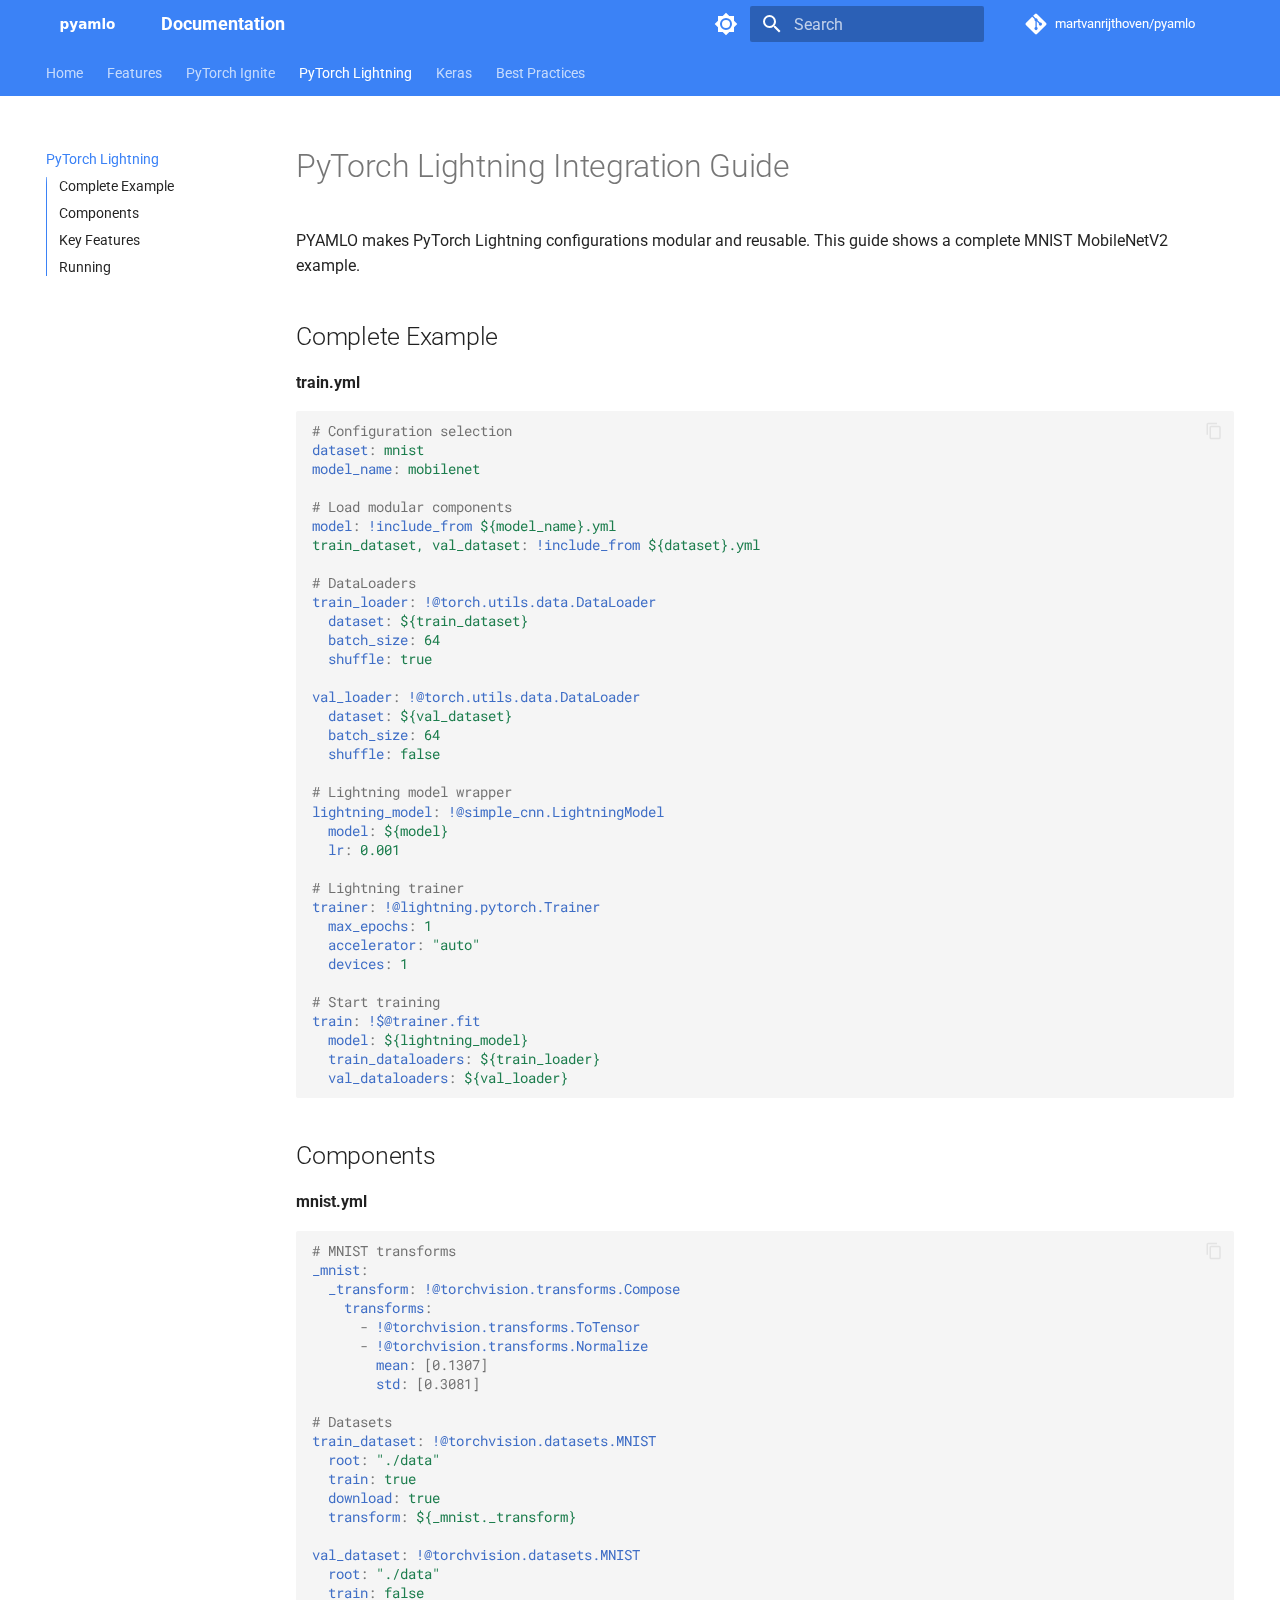
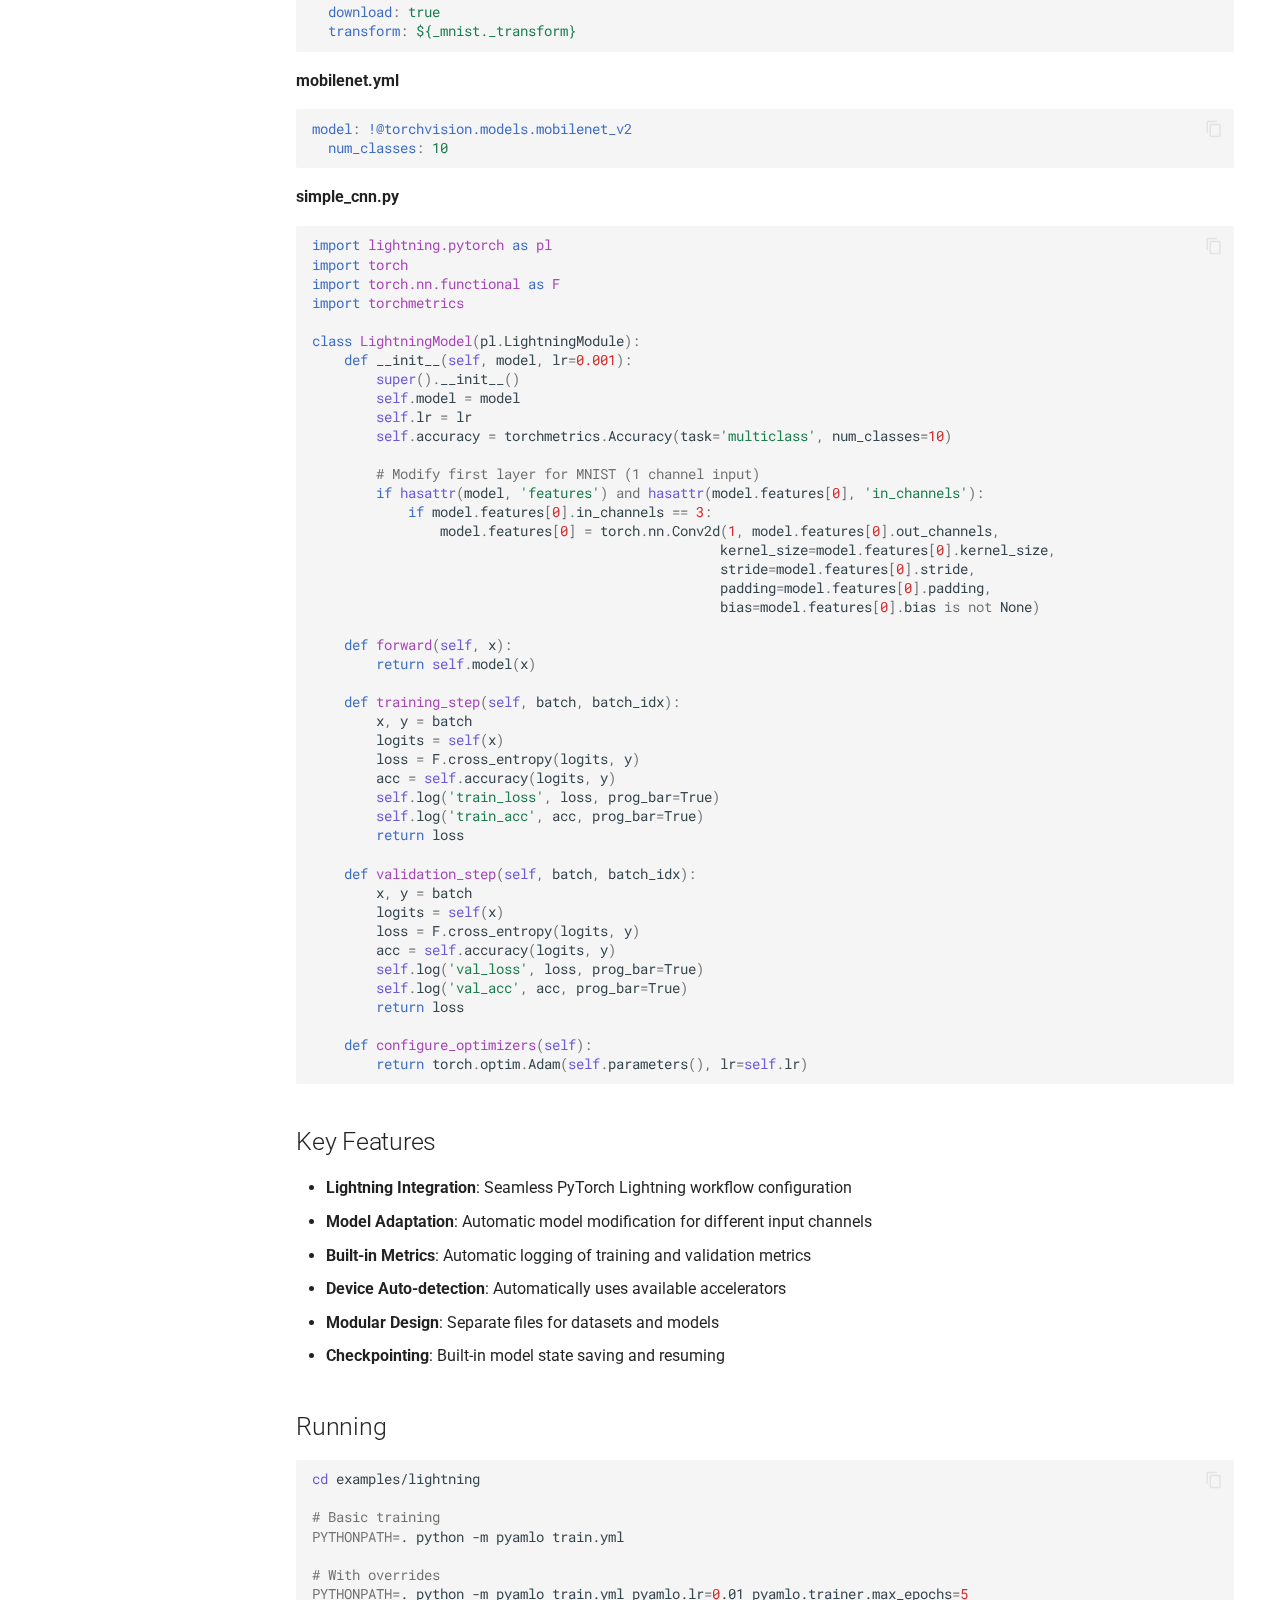
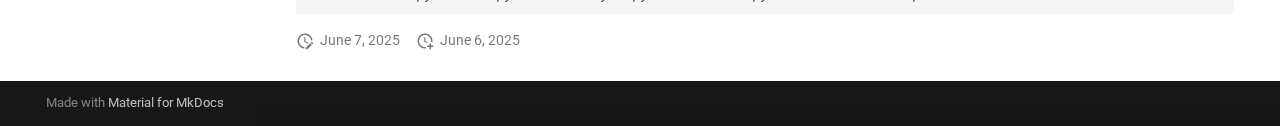
<file: pytorch-lightning/index.html>
<!doctype html>
<html lang="en" class="no-js">
  <head>
    
      <meta charset="utf-8">
      <meta name="viewport" content="width=device-width,initial-scale=1">
      
      
      
        <link rel="canonical" href="https://martvanrijthoven.github.io/pyamlo/pytorch-lightning/">
      
      
        <link rel="prev" href="../pytorch-ignite/">
      
      
        <link rel="next" href="../keras/">
      
      
      <link rel="icon" href="../assets/favicon.svg">
      <meta name="generator" content="mkdocs-1.6.1, mkdocs-material-9.6.14">
    
    
      
        <title>PyTorch Lightning - Documentation</title>
      
    
    
      <link rel="stylesheet" href="../assets/stylesheets/main.342714a4.min.css">
      
        
        <link rel="stylesheet" href="../assets/stylesheets/palette.06af60db.min.css">
      
      


    
    
      
    
    
      
        
        
        <link rel="preconnect" href="https://fonts.gstatic.com" crossorigin>
        <link rel="stylesheet" href="https://fonts.googleapis.com/css?family=Roboto:300,300i,400,400i,700,700i%7CRoboto+Mono:400,400i,700,700i&display=fallback">
        <style>:root{--md-text-font:"Roboto";--md-code-font:"Roboto Mono"}</style>
      
    
    
      <link rel="stylesheet" href="../assets/_mkdocstrings.css">
    
      <link rel="stylesheet" href="../stylesheets/extra.css">
    
    <script>__md_scope=new URL("..",location),__md_hash=e=>[...e].reduce(((e,_)=>(e<<5)-e+_.charCodeAt(0)),0),__md_get=(e,_=localStorage,t=__md_scope)=>JSON.parse(_.getItem(t.pathname+"."+e)),__md_set=(e,_,t=localStorage,a=__md_scope)=>{try{t.setItem(a.pathname+"."+e,JSON.stringify(_))}catch(e){}}</script>
    
      

    
    
    
  </head>
  
  
    
    
      
    
    
    
    
    <body dir="ltr" data-md-color-scheme="default" data-md-color-primary="custom" data-md-color-accent="custom">
  
    
    <input class="md-toggle" data-md-toggle="drawer" type="checkbox" id="__drawer" autocomplete="off">
    <input class="md-toggle" data-md-toggle="search" type="checkbox" id="__search" autocomplete="off">
    <label class="md-overlay" for="__drawer"></label>
    <div data-md-component="skip">
      
        
        <a href="#pytorch-lightning-integration-guide" class="md-skip">
          Skip to content
        </a>
      
    </div>
    <div data-md-component="announce">
      
    </div>
    
    
      

<header class="md-header" data-md-component="header">
  <nav class="md-header__inner md-grid" aria-label="Header">
    <a href=".." title="Documentation" class="md-header__button md-logo" aria-label="Documentation" data-md-component="logo">
      
  <img src="../assets/logo.svg" alt="logo">

    </a>
    <label class="md-header__button md-icon" for="__drawer">
      
      <svg xmlns="http://www.w3.org/2000/svg" viewBox="0 0 24 24"><path d="M3 6h18v2H3zm0 5h18v2H3zm0 5h18v2H3z"/></svg>
    </label>
    <div class="md-header__title" data-md-component="header-title">
      <div class="md-header__ellipsis">
        <div class="md-header__topic">
          <span class="md-ellipsis">
            Documentation
          </span>
        </div>
        <div class="md-header__topic" data-md-component="header-topic">
          <span class="md-ellipsis">
            
              PyTorch Lightning
            
          </span>
        </div>
      </div>
    </div>
    
      
        <form class="md-header__option" data-md-component="palette">
  
    
    
    
    <input class="md-option" data-md-color-media="(prefers-color-scheme: light)" data-md-color-scheme="default" data-md-color-primary="custom" data-md-color-accent="custom"  aria-label="Switch to dark mode"  type="radio" name="__palette" id="__palette_0">
    
      <label class="md-header__button md-icon" title="Switch to dark mode" for="__palette_1" hidden>
        <svg xmlns="http://www.w3.org/2000/svg" viewBox="0 0 24 24"><path d="M12 8a4 4 0 0 0-4 4 4 4 0 0 0 4 4 4 4 0 0 0 4-4 4 4 0 0 0-4-4m0 10a6 6 0 0 1-6-6 6 6 0 0 1 6-6 6 6 0 0 1 6 6 6 6 0 0 1-6 6m8-9.31V4h-4.69L12 .69 8.69 4H4v4.69L.69 12 4 15.31V20h4.69L12 23.31 15.31 20H20v-4.69L23.31 12z"/></svg>
      </label>
    
  
    
    
    
    <input class="md-option" data-md-color-media="(prefers-color-scheme: dark)" data-md-color-scheme="slate" data-md-color-primary="custom" data-md-color-accent="custom"  aria-label="Switch to light mode"  type="radio" name="__palette" id="__palette_1">
    
      <label class="md-header__button md-icon" title="Switch to light mode" for="__palette_0" hidden>
        <svg xmlns="http://www.w3.org/2000/svg" viewBox="0 0 24 24"><path d="M12 18c-.89 0-1.74-.2-2.5-.55C11.56 16.5 13 14.42 13 12s-1.44-4.5-3.5-5.45C10.26 6.2 11.11 6 12 6a6 6 0 0 1 6 6 6 6 0 0 1-6 6m8-9.31V4h-4.69L12 .69 8.69 4H4v4.69L.69 12 4 15.31V20h4.69L12 23.31 15.31 20H20v-4.69L23.31 12z"/></svg>
      </label>
    
  
</form>
      
    
    
      <script>var palette=__md_get("__palette");if(palette&&palette.color){if("(prefers-color-scheme)"===palette.color.media){var media=matchMedia("(prefers-color-scheme: light)"),input=document.querySelector(media.matches?"[data-md-color-media='(prefers-color-scheme: light)']":"[data-md-color-media='(prefers-color-scheme: dark)']");palette.color.media=input.getAttribute("data-md-color-media"),palette.color.scheme=input.getAttribute("data-md-color-scheme"),palette.color.primary=input.getAttribute("data-md-color-primary"),palette.color.accent=input.getAttribute("data-md-color-accent")}for(var[key,value]of Object.entries(palette.color))document.body.setAttribute("data-md-color-"+key,value)}</script>
    
    
    
      
      
        <label class="md-header__button md-icon" for="__search">
          
          <svg xmlns="http://www.w3.org/2000/svg" viewBox="0 0 24 24"><path d="M9.5 3A6.5 6.5 0 0 1 16 9.5c0 1.61-.59 3.09-1.56 4.23l.27.27h.79l5 5-1.5 1.5-5-5v-.79l-.27-.27A6.52 6.52 0 0 1 9.5 16 6.5 6.5 0 0 1 3 9.5 6.5 6.5 0 0 1 9.5 3m0 2C7 5 5 7 5 9.5S7 14 9.5 14 14 12 14 9.5 12 5 9.5 5"/></svg>
        </label>
        <div class="md-search" data-md-component="search" role="dialog">
  <label class="md-search__overlay" for="__search"></label>
  <div class="md-search__inner" role="search">
    <form class="md-search__form" name="search">
      <input type="text" class="md-search__input" name="query" aria-label="Search" placeholder="Search" autocapitalize="off" autocorrect="off" autocomplete="off" spellcheck="false" data-md-component="search-query" required>
      <label class="md-search__icon md-icon" for="__search">
        
        <svg xmlns="http://www.w3.org/2000/svg" viewBox="0 0 24 24"><path d="M9.5 3A6.5 6.5 0 0 1 16 9.5c0 1.61-.59 3.09-1.56 4.23l.27.27h.79l5 5-1.5 1.5-5-5v-.79l-.27-.27A6.52 6.52 0 0 1 9.5 16 6.5 6.5 0 0 1 3 9.5 6.5 6.5 0 0 1 9.5 3m0 2C7 5 5 7 5 9.5S7 14 9.5 14 14 12 14 9.5 12 5 9.5 5"/></svg>
        
        <svg xmlns="http://www.w3.org/2000/svg" viewBox="0 0 24 24"><path d="M20 11v2H8l5.5 5.5-1.42 1.42L4.16 12l7.92-7.92L13.5 5.5 8 11z"/></svg>
      </label>
      <nav class="md-search__options" aria-label="Search">
        
        <button type="reset" class="md-search__icon md-icon" title="Clear" aria-label="Clear" tabindex="-1">
          
          <svg xmlns="http://www.w3.org/2000/svg" viewBox="0 0 24 24"><path d="M19 6.41 17.59 5 12 10.59 6.41 5 5 6.41 10.59 12 5 17.59 6.41 19 12 13.41 17.59 19 19 17.59 13.41 12z"/></svg>
        </button>
      </nav>
      
        <div class="md-search__suggest" data-md-component="search-suggest"></div>
      
    </form>
    <div class="md-search__output">
      <div class="md-search__scrollwrap" tabindex="0" data-md-scrollfix>
        <div class="md-search-result" data-md-component="search-result">
          <div class="md-search-result__meta">
            Initializing search
          </div>
          <ol class="md-search-result__list" role="presentation"></ol>
        </div>
      </div>
    </div>
  </div>
</div>
      
    
    
      <div class="md-header__source">
        <a href="https://github.com/martvanrijthoven/pyamlo/" title="Go to repository" class="md-source" data-md-component="source">
  <div class="md-source__icon md-icon">
    
    <svg xmlns="http://www.w3.org/2000/svg" viewBox="0 0 448 512"><!--! Font Awesome Free 6.7.2 by @fontawesome - https://fontawesome.com License - https://fontawesome.com/license/free (Icons: CC BY 4.0, Fonts: SIL OFL 1.1, Code: MIT License) Copyright 2024 Fonticons, Inc.--><path d="M439.55 236.05 244 40.45a28.87 28.87 0 0 0-40.81 0l-40.66 40.63 51.52 51.52c27.06-9.14 52.68 16.77 43.39 43.68l49.66 49.66c34.23-11.8 61.18 31 35.47 56.69-26.49 26.49-70.21-2.87-56-37.34L240.22 199v121.85c25.3 12.54 22.26 41.85 9.08 55a34.34 34.34 0 0 1-48.55 0c-17.57-17.6-11.07-46.91 11.25-56v-123c-20.8-8.51-24.6-30.74-18.64-45L142.57 101 8.45 235.14a28.86 28.86 0 0 0 0 40.81l195.61 195.6a28.86 28.86 0 0 0 40.8 0l194.69-194.69a28.86 28.86 0 0 0 0-40.81"/></svg>
  </div>
  <div class="md-source__repository">
    martvanrijthoven/pyamlo
  </div>
</a>
      </div>
    
  </nav>
  
</header>
    
    <div class="md-container" data-md-component="container">
      
      
        
          
            
<nav class="md-tabs" aria-label="Tabs" data-md-component="tabs">
  <div class="md-grid">
    <ul class="md-tabs__list">
      
        
  
  
  
  
    <li class="md-tabs__item">
      <a href=".." class="md-tabs__link">
        
  
  
    
  
  Home

      </a>
    </li>
  

      
        
  
  
  
  
    <li class="md-tabs__item">
      <a href="../features/" class="md-tabs__link">
        
  
  
    
  
  Features

      </a>
    </li>
  

      
        
  
  
  
  
    <li class="md-tabs__item">
      <a href="../pytorch-ignite/" class="md-tabs__link">
        
  
  
    
  
  PyTorch Ignite

      </a>
    </li>
  

      
        
  
  
  
    
  
  
    <li class="md-tabs__item md-tabs__item--active">
      <a href="./" class="md-tabs__link">
        
  
  
    
  
  PyTorch Lightning

      </a>
    </li>
  

      
        
  
  
  
  
    <li class="md-tabs__item">
      <a href="../keras/" class="md-tabs__link">
        
  
  
    
  
  Keras

      </a>
    </li>
  

      
        
  
  
  
  
    <li class="md-tabs__item">
      <a href="../best-practices/" class="md-tabs__link">
        
  
  
    
  
  Best Practices

      </a>
    </li>
  

      
    </ul>
  </div>
</nav>
          
        
      
      <main class="md-main" data-md-component="main">
        <div class="md-main__inner md-grid">
          
            
              
              <div class="md-sidebar md-sidebar--primary" data-md-component="sidebar" data-md-type="navigation" >
                <div class="md-sidebar__scrollwrap">
                  <div class="md-sidebar__inner">
                    


  


  

<nav class="md-nav md-nav--primary md-nav--lifted md-nav--integrated" aria-label="Navigation" data-md-level="0">
  <label class="md-nav__title" for="__drawer">
    <a href=".." title="Documentation" class="md-nav__button md-logo" aria-label="Documentation" data-md-component="logo">
      
  <img src="../assets/logo.svg" alt="logo">

    </a>
    Documentation
  </label>
  
    <div class="md-nav__source">
      <a href="https://github.com/martvanrijthoven/pyamlo/" title="Go to repository" class="md-source" data-md-component="source">
  <div class="md-source__icon md-icon">
    
    <svg xmlns="http://www.w3.org/2000/svg" viewBox="0 0 448 512"><!--! Font Awesome Free 6.7.2 by @fontawesome - https://fontawesome.com License - https://fontawesome.com/license/free (Icons: CC BY 4.0, Fonts: SIL OFL 1.1, Code: MIT License) Copyright 2024 Fonticons, Inc.--><path d="M439.55 236.05 244 40.45a28.87 28.87 0 0 0-40.81 0l-40.66 40.63 51.52 51.52c27.06-9.14 52.68 16.77 43.39 43.68l49.66 49.66c34.23-11.8 61.18 31 35.47 56.69-26.49 26.49-70.21-2.87-56-37.34L240.22 199v121.85c25.3 12.54 22.26 41.85 9.08 55a34.34 34.34 0 0 1-48.55 0c-17.57-17.6-11.07-46.91 11.25-56v-123c-20.8-8.51-24.6-30.74-18.64-45L142.57 101 8.45 235.14a28.86 28.86 0 0 0 0 40.81l195.61 195.6a28.86 28.86 0 0 0 40.8 0l194.69-194.69a28.86 28.86 0 0 0 0-40.81"/></svg>
  </div>
  <div class="md-source__repository">
    martvanrijthoven/pyamlo
  </div>
</a>
    </div>
  
  <ul class="md-nav__list" data-md-scrollfix>
    
      
      
  
  
  
  
    <li class="md-nav__item">
      <a href=".." class="md-nav__link">
        
  
  
  <span class="md-ellipsis">
    Home
    
  </span>
  

      </a>
    </li>
  

    
      
      
  
  
  
  
    <li class="md-nav__item">
      <a href="../features/" class="md-nav__link">
        
  
  
  <span class="md-ellipsis">
    Features
    
  </span>
  

      </a>
    </li>
  

    
      
      
  
  
  
  
    <li class="md-nav__item">
      <a href="../pytorch-ignite/" class="md-nav__link">
        
  
  
  <span class="md-ellipsis">
    PyTorch Ignite
    
  </span>
  

      </a>
    </li>
  

    
      
      
  
  
    
  
  
  
    <li class="md-nav__item md-nav__item--active">
      
      <input class="md-nav__toggle md-toggle" type="checkbox" id="__toc">
      
      
        
      
      
        <label class="md-nav__link md-nav__link--active" for="__toc">
          
  
  
  <span class="md-ellipsis">
    PyTorch Lightning
    
  </span>
  

          <span class="md-nav__icon md-icon"></span>
        </label>
      
      <a href="./" class="md-nav__link md-nav__link--active">
        
  
  
  <span class="md-ellipsis">
    PyTorch Lightning
    
  </span>
  

      </a>
      
        

<nav class="md-nav md-nav--secondary" aria-label="Table of contents">
  
  
  
    
  
  
    <label class="md-nav__title" for="__toc">
      <span class="md-nav__icon md-icon"></span>
      Table of contents
    </label>
    <ul class="md-nav__list" data-md-component="toc" data-md-scrollfix>
      
        <li class="md-nav__item">
  <a href="#complete-example" class="md-nav__link">
    <span class="md-ellipsis">
      Complete Example
    </span>
  </a>
  
</li>
      
        <li class="md-nav__item">
  <a href="#components" class="md-nav__link">
    <span class="md-ellipsis">
      Components
    </span>
  </a>
  
</li>
      
        <li class="md-nav__item">
  <a href="#key-features" class="md-nav__link">
    <span class="md-ellipsis">
      Key Features
    </span>
  </a>
  
</li>
      
        <li class="md-nav__item">
  <a href="#running" class="md-nav__link">
    <span class="md-ellipsis">
      Running
    </span>
  </a>
  
</li>
      
    </ul>
  
</nav>
      
    </li>
  

    
      
      
  
  
  
  
    <li class="md-nav__item">
      <a href="../keras/" class="md-nav__link">
        
  
  
  <span class="md-ellipsis">
    Keras
    
  </span>
  

      </a>
    </li>
  

    
      
      
  
  
  
  
    <li class="md-nav__item">
      <a href="../best-practices/" class="md-nav__link">
        
  
  
  <span class="md-ellipsis">
    Best Practices
    
  </span>
  

      </a>
    </li>
  

    
  </ul>
</nav>
                  </div>
                </div>
              </div>
            
            
          
          
            <div class="md-content" data-md-component="content">
              <article class="md-content__inner md-typeset">
                
                  


  
  


<h1 id="pytorch-lightning-integration-guide">PyTorch Lightning Integration Guide<a class="headerlink" href="#pytorch-lightning-integration-guide" title="Permanent link">&para;</a></h1>
<p>PYAMLO makes PyTorch Lightning configurations modular and reusable. This guide shows a complete MNIST MobileNetV2 example.</p>
<h2 id="complete-example">Complete Example<a class="headerlink" href="#complete-example" title="Permanent link">&para;</a></h2>
<p><strong>train.yml</strong>
<div class="language-yaml highlight"><pre><span></span><code><span id="__span-0-1"><a id="__codelineno-0-1" name="__codelineno-0-1" href="#__codelineno-0-1"></a><span class="c1"># Configuration selection</span>
</span><span id="__span-0-2"><a id="__codelineno-0-2" name="__codelineno-0-2" href="#__codelineno-0-2"></a><span class="nt">dataset</span><span class="p">:</span><span class="w"> </span><span class="l l-Scalar l-Scalar-Plain">mnist</span>
</span><span id="__span-0-3"><a id="__codelineno-0-3" name="__codelineno-0-3" href="#__codelineno-0-3"></a><span class="nt">model_name</span><span class="p">:</span><span class="w"> </span><span class="l l-Scalar l-Scalar-Plain">mobilenet</span>
</span><span id="__span-0-4"><a id="__codelineno-0-4" name="__codelineno-0-4" href="#__codelineno-0-4"></a>
</span><span id="__span-0-5"><a id="__codelineno-0-5" name="__codelineno-0-5" href="#__codelineno-0-5"></a><span class="c1"># Load modular components</span>
</span><span id="__span-0-6"><a id="__codelineno-0-6" name="__codelineno-0-6" href="#__codelineno-0-6"></a><span class="nt">model</span><span class="p">:</span><span class="w"> </span><span class="kt">!include_from</span><span class="w"> </span><span class="l l-Scalar l-Scalar-Plain">${model_name}.yml</span>
</span><span id="__span-0-7"><a id="__codelineno-0-7" name="__codelineno-0-7" href="#__codelineno-0-7"></a><span class="l l-Scalar l-Scalar-Plain">train_dataset, val_dataset</span><span class="p p-Indicator">:</span><span class="w"> </span><span class="kt">!include_from</span><span class="w"> </span><span class="l l-Scalar l-Scalar-Plain">${dataset}.yml</span>
</span><span id="__span-0-8"><a id="__codelineno-0-8" name="__codelineno-0-8" href="#__codelineno-0-8"></a>
</span><span id="__span-0-9"><a id="__codelineno-0-9" name="__codelineno-0-9" href="#__codelineno-0-9"></a><span class="c1"># DataLoaders</span>
</span><span id="__span-0-10"><a id="__codelineno-0-10" name="__codelineno-0-10" href="#__codelineno-0-10"></a><span class="nt">train_loader</span><span class="p">:</span><span class="w"> </span><span class="kt">!@torch.utils.data.DataLoader</span>
</span><span id="__span-0-11"><a id="__codelineno-0-11" name="__codelineno-0-11" href="#__codelineno-0-11"></a><span class="w">  </span><span class="nt">dataset</span><span class="p">:</span><span class="w"> </span><span class="l l-Scalar l-Scalar-Plain">${train_dataset}</span>
</span><span id="__span-0-12"><a id="__codelineno-0-12" name="__codelineno-0-12" href="#__codelineno-0-12"></a><span class="w">  </span><span class="nt">batch_size</span><span class="p">:</span><span class="w"> </span><span class="l l-Scalar l-Scalar-Plain">64</span>
</span><span id="__span-0-13"><a id="__codelineno-0-13" name="__codelineno-0-13" href="#__codelineno-0-13"></a><span class="w">  </span><span class="nt">shuffle</span><span class="p">:</span><span class="w"> </span><span class="l l-Scalar l-Scalar-Plain">true</span>
</span><span id="__span-0-14"><a id="__codelineno-0-14" name="__codelineno-0-14" href="#__codelineno-0-14"></a>
</span><span id="__span-0-15"><a id="__codelineno-0-15" name="__codelineno-0-15" href="#__codelineno-0-15"></a><span class="nt">val_loader</span><span class="p">:</span><span class="w"> </span><span class="kt">!@torch.utils.data.DataLoader</span>
</span><span id="__span-0-16"><a id="__codelineno-0-16" name="__codelineno-0-16" href="#__codelineno-0-16"></a><span class="w">  </span><span class="nt">dataset</span><span class="p">:</span><span class="w"> </span><span class="l l-Scalar l-Scalar-Plain">${val_dataset}</span>
</span><span id="__span-0-17"><a id="__codelineno-0-17" name="__codelineno-0-17" href="#__codelineno-0-17"></a><span class="w">  </span><span class="nt">batch_size</span><span class="p">:</span><span class="w"> </span><span class="l l-Scalar l-Scalar-Plain">64</span>
</span><span id="__span-0-18"><a id="__codelineno-0-18" name="__codelineno-0-18" href="#__codelineno-0-18"></a><span class="w">  </span><span class="nt">shuffle</span><span class="p">:</span><span class="w"> </span><span class="l l-Scalar l-Scalar-Plain">false</span>
</span><span id="__span-0-19"><a id="__codelineno-0-19" name="__codelineno-0-19" href="#__codelineno-0-19"></a>
</span><span id="__span-0-20"><a id="__codelineno-0-20" name="__codelineno-0-20" href="#__codelineno-0-20"></a><span class="c1"># Lightning model wrapper</span>
</span><span id="__span-0-21"><a id="__codelineno-0-21" name="__codelineno-0-21" href="#__codelineno-0-21"></a><span class="nt">lightning_model</span><span class="p">:</span><span class="w"> </span><span class="kt">!@simple_cnn.LightningModel</span>
</span><span id="__span-0-22"><a id="__codelineno-0-22" name="__codelineno-0-22" href="#__codelineno-0-22"></a><span class="w">  </span><span class="nt">model</span><span class="p">:</span><span class="w"> </span><span class="l l-Scalar l-Scalar-Plain">${model}</span>
</span><span id="__span-0-23"><a id="__codelineno-0-23" name="__codelineno-0-23" href="#__codelineno-0-23"></a><span class="w">  </span><span class="nt">lr</span><span class="p">:</span><span class="w"> </span><span class="l l-Scalar l-Scalar-Plain">0.001</span>
</span><span id="__span-0-24"><a id="__codelineno-0-24" name="__codelineno-0-24" href="#__codelineno-0-24"></a>
</span><span id="__span-0-25"><a id="__codelineno-0-25" name="__codelineno-0-25" href="#__codelineno-0-25"></a><span class="c1"># Lightning trainer</span>
</span><span id="__span-0-26"><a id="__codelineno-0-26" name="__codelineno-0-26" href="#__codelineno-0-26"></a><span class="nt">trainer</span><span class="p">:</span><span class="w"> </span><span class="kt">!@lightning.pytorch.Trainer</span>
</span><span id="__span-0-27"><a id="__codelineno-0-27" name="__codelineno-0-27" href="#__codelineno-0-27"></a><span class="w">  </span><span class="nt">max_epochs</span><span class="p">:</span><span class="w"> </span><span class="l l-Scalar l-Scalar-Plain">1</span>
</span><span id="__span-0-28"><a id="__codelineno-0-28" name="__codelineno-0-28" href="#__codelineno-0-28"></a><span class="w">  </span><span class="nt">accelerator</span><span class="p">:</span><span class="w"> </span><span class="s">&quot;auto&quot;</span>
</span><span id="__span-0-29"><a id="__codelineno-0-29" name="__codelineno-0-29" href="#__codelineno-0-29"></a><span class="w">  </span><span class="nt">devices</span><span class="p">:</span><span class="w"> </span><span class="l l-Scalar l-Scalar-Plain">1</span>
</span><span id="__span-0-30"><a id="__codelineno-0-30" name="__codelineno-0-30" href="#__codelineno-0-30"></a>
</span><span id="__span-0-31"><a id="__codelineno-0-31" name="__codelineno-0-31" href="#__codelineno-0-31"></a><span class="c1"># Start training</span>
</span><span id="__span-0-32"><a id="__codelineno-0-32" name="__codelineno-0-32" href="#__codelineno-0-32"></a><span class="nt">train</span><span class="p">:</span><span class="w"> </span><span class="kt">!$@trainer.fit</span>
</span><span id="__span-0-33"><a id="__codelineno-0-33" name="__codelineno-0-33" href="#__codelineno-0-33"></a><span class="w">  </span><span class="nt">model</span><span class="p">:</span><span class="w"> </span><span class="l l-Scalar l-Scalar-Plain">${lightning_model}</span>
</span><span id="__span-0-34"><a id="__codelineno-0-34" name="__codelineno-0-34" href="#__codelineno-0-34"></a><span class="w">  </span><span class="nt">train_dataloaders</span><span class="p">:</span><span class="w"> </span><span class="l l-Scalar l-Scalar-Plain">${train_loader}</span>
</span><span id="__span-0-35"><a id="__codelineno-0-35" name="__codelineno-0-35" href="#__codelineno-0-35"></a><span class="w">  </span><span class="nt">val_dataloaders</span><span class="p">:</span><span class="w"> </span><span class="l l-Scalar l-Scalar-Plain">${val_loader}</span>
</span></code></pre></div></p>
<h2 id="components">Components<a class="headerlink" href="#components" title="Permanent link">&para;</a></h2>
<p><strong>mnist.yml</strong>
<div class="language-yaml highlight"><pre><span></span><code><span id="__span-1-1"><a id="__codelineno-1-1" name="__codelineno-1-1" href="#__codelineno-1-1"></a><span class="c1"># MNIST transforms</span>
</span><span id="__span-1-2"><a id="__codelineno-1-2" name="__codelineno-1-2" href="#__codelineno-1-2"></a><span class="nt">_mnist</span><span class="p">:</span>
</span><span id="__span-1-3"><a id="__codelineno-1-3" name="__codelineno-1-3" href="#__codelineno-1-3"></a><span class="w">  </span><span class="nt">_transform</span><span class="p">:</span><span class="w"> </span><span class="kt">!@torchvision.transforms.Compose</span>
</span><span id="__span-1-4"><a id="__codelineno-1-4" name="__codelineno-1-4" href="#__codelineno-1-4"></a><span class="w">    </span><span class="nt">transforms</span><span class="p">:</span>
</span><span id="__span-1-5"><a id="__codelineno-1-5" name="__codelineno-1-5" href="#__codelineno-1-5"></a><span class="w">      </span><span class="p p-Indicator">-</span><span class="w"> </span><span class="kt">!@torchvision.transforms.ToTensor</span>
</span><span id="__span-1-6"><a id="__codelineno-1-6" name="__codelineno-1-6" href="#__codelineno-1-6"></a><span class="w">      </span><span class="p p-Indicator">-</span><span class="w"> </span><span class="kt">!@torchvision.transforms.Normalize</span>
</span><span id="__span-1-7"><a id="__codelineno-1-7" name="__codelineno-1-7" href="#__codelineno-1-7"></a><span class="w">        </span><span class="nt">mean</span><span class="p">:</span><span class="w"> </span><span class="p p-Indicator">[</span><span class="nv">0.1307</span><span class="p p-Indicator">]</span>
</span><span id="__span-1-8"><a id="__codelineno-1-8" name="__codelineno-1-8" href="#__codelineno-1-8"></a><span class="w">        </span><span class="nt">std</span><span class="p">:</span><span class="w"> </span><span class="p p-Indicator">[</span><span class="nv">0.3081</span><span class="p p-Indicator">]</span>
</span><span id="__span-1-9"><a id="__codelineno-1-9" name="__codelineno-1-9" href="#__codelineno-1-9"></a>
</span><span id="__span-1-10"><a id="__codelineno-1-10" name="__codelineno-1-10" href="#__codelineno-1-10"></a><span class="c1"># Datasets</span>
</span><span id="__span-1-11"><a id="__codelineno-1-11" name="__codelineno-1-11" href="#__codelineno-1-11"></a><span class="nt">train_dataset</span><span class="p">:</span><span class="w"> </span><span class="kt">!@torchvision.datasets.MNIST</span>
</span><span id="__span-1-12"><a id="__codelineno-1-12" name="__codelineno-1-12" href="#__codelineno-1-12"></a><span class="w">  </span><span class="nt">root</span><span class="p">:</span><span class="w"> </span><span class="s">&quot;./data&quot;</span>
</span><span id="__span-1-13"><a id="__codelineno-1-13" name="__codelineno-1-13" href="#__codelineno-1-13"></a><span class="w">  </span><span class="nt">train</span><span class="p">:</span><span class="w"> </span><span class="l l-Scalar l-Scalar-Plain">true</span>
</span><span id="__span-1-14"><a id="__codelineno-1-14" name="__codelineno-1-14" href="#__codelineno-1-14"></a><span class="w">  </span><span class="nt">download</span><span class="p">:</span><span class="w"> </span><span class="l l-Scalar l-Scalar-Plain">true</span>
</span><span id="__span-1-15"><a id="__codelineno-1-15" name="__codelineno-1-15" href="#__codelineno-1-15"></a><span class="w">  </span><span class="nt">transform</span><span class="p">:</span><span class="w"> </span><span class="l l-Scalar l-Scalar-Plain">${_mnist._transform}</span>
</span><span id="__span-1-16"><a id="__codelineno-1-16" name="__codelineno-1-16" href="#__codelineno-1-16"></a>
</span><span id="__span-1-17"><a id="__codelineno-1-17" name="__codelineno-1-17" href="#__codelineno-1-17"></a><span class="nt">val_dataset</span><span class="p">:</span><span class="w"> </span><span class="kt">!@torchvision.datasets.MNIST</span>
</span><span id="__span-1-18"><a id="__codelineno-1-18" name="__codelineno-1-18" href="#__codelineno-1-18"></a><span class="w">  </span><span class="nt">root</span><span class="p">:</span><span class="w"> </span><span class="s">&quot;./data&quot;</span>
</span><span id="__span-1-19"><a id="__codelineno-1-19" name="__codelineno-1-19" href="#__codelineno-1-19"></a><span class="w">  </span><span class="nt">train</span><span class="p">:</span><span class="w"> </span><span class="l l-Scalar l-Scalar-Plain">false</span>
</span><span id="__span-1-20"><a id="__codelineno-1-20" name="__codelineno-1-20" href="#__codelineno-1-20"></a><span class="w">  </span><span class="nt">download</span><span class="p">:</span><span class="w"> </span><span class="l l-Scalar l-Scalar-Plain">true</span>
</span><span id="__span-1-21"><a id="__codelineno-1-21" name="__codelineno-1-21" href="#__codelineno-1-21"></a><span class="w">  </span><span class="nt">transform</span><span class="p">:</span><span class="w"> </span><span class="l l-Scalar l-Scalar-Plain">${_mnist._transform}</span>
</span></code></pre></div></p>
<p><strong>mobilenet.yml</strong>
<div class="language-yaml highlight"><pre><span></span><code><span id="__span-2-1"><a id="__codelineno-2-1" name="__codelineno-2-1" href="#__codelineno-2-1"></a><span class="nt">model</span><span class="p">:</span><span class="w"> </span><span class="kt">!@torchvision.models.mobilenet_v2</span>
</span><span id="__span-2-2"><a id="__codelineno-2-2" name="__codelineno-2-2" href="#__codelineno-2-2"></a><span class="w">  </span><span class="nt">num_classes</span><span class="p">:</span><span class="w"> </span><span class="l l-Scalar l-Scalar-Plain">10</span>
</span></code></pre></div></p>
<p><strong>simple_cnn.py</strong>
<div class="language-python highlight"><pre><span></span><code><span id="__span-3-1"><a id="__codelineno-3-1" name="__codelineno-3-1" href="#__codelineno-3-1"></a><span class="kn">import</span><span class="w"> </span><span class="nn">lightning.pytorch</span><span class="w"> </span><span class="k">as</span><span class="w"> </span><span class="nn">pl</span>
</span><span id="__span-3-2"><a id="__codelineno-3-2" name="__codelineno-3-2" href="#__codelineno-3-2"></a><span class="kn">import</span><span class="w"> </span><span class="nn">torch</span>
</span><span id="__span-3-3"><a id="__codelineno-3-3" name="__codelineno-3-3" href="#__codelineno-3-3"></a><span class="kn">import</span><span class="w"> </span><span class="nn">torch.nn.functional</span><span class="w"> </span><span class="k">as</span><span class="w"> </span><span class="nn">F</span>
</span><span id="__span-3-4"><a id="__codelineno-3-4" name="__codelineno-3-4" href="#__codelineno-3-4"></a><span class="kn">import</span><span class="w"> </span><span class="nn">torchmetrics</span>
</span><span id="__span-3-5"><a id="__codelineno-3-5" name="__codelineno-3-5" href="#__codelineno-3-5"></a>
</span><span id="__span-3-6"><a id="__codelineno-3-6" name="__codelineno-3-6" href="#__codelineno-3-6"></a><span class="k">class</span><span class="w"> </span><span class="nc">LightningModel</span><span class="p">(</span><span class="n">pl</span><span class="o">.</span><span class="n">LightningModule</span><span class="p">):</span>
</span><span id="__span-3-7"><a id="__codelineno-3-7" name="__codelineno-3-7" href="#__codelineno-3-7"></a>    <span class="k">def</span><span class="w"> </span><span class="fm">__init__</span><span class="p">(</span><span class="bp">self</span><span class="p">,</span> <span class="n">model</span><span class="p">,</span> <span class="n">lr</span><span class="o">=</span><span class="mf">0.001</span><span class="p">):</span>
</span><span id="__span-3-8"><a id="__codelineno-3-8" name="__codelineno-3-8" href="#__codelineno-3-8"></a>        <span class="nb">super</span><span class="p">()</span><span class="o">.</span><span class="fm">__init__</span><span class="p">()</span>
</span><span id="__span-3-9"><a id="__codelineno-3-9" name="__codelineno-3-9" href="#__codelineno-3-9"></a>        <span class="bp">self</span><span class="o">.</span><span class="n">model</span> <span class="o">=</span> <span class="n">model</span>
</span><span id="__span-3-10"><a id="__codelineno-3-10" name="__codelineno-3-10" href="#__codelineno-3-10"></a>        <span class="bp">self</span><span class="o">.</span><span class="n">lr</span> <span class="o">=</span> <span class="n">lr</span>
</span><span id="__span-3-11"><a id="__codelineno-3-11" name="__codelineno-3-11" href="#__codelineno-3-11"></a>        <span class="bp">self</span><span class="o">.</span><span class="n">accuracy</span> <span class="o">=</span> <span class="n">torchmetrics</span><span class="o">.</span><span class="n">Accuracy</span><span class="p">(</span><span class="n">task</span><span class="o">=</span><span class="s1">&#39;multiclass&#39;</span><span class="p">,</span> <span class="n">num_classes</span><span class="o">=</span><span class="mi">10</span><span class="p">)</span>
</span><span id="__span-3-12"><a id="__codelineno-3-12" name="__codelineno-3-12" href="#__codelineno-3-12"></a>
</span><span id="__span-3-13"><a id="__codelineno-3-13" name="__codelineno-3-13" href="#__codelineno-3-13"></a>        <span class="c1"># Modify first layer for MNIST (1 channel input)</span>
</span><span id="__span-3-14"><a id="__codelineno-3-14" name="__codelineno-3-14" href="#__codelineno-3-14"></a>        <span class="k">if</span> <span class="nb">hasattr</span><span class="p">(</span><span class="n">model</span><span class="p">,</span> <span class="s1">&#39;features&#39;</span><span class="p">)</span> <span class="ow">and</span> <span class="nb">hasattr</span><span class="p">(</span><span class="n">model</span><span class="o">.</span><span class="n">features</span><span class="p">[</span><span class="mi">0</span><span class="p">],</span> <span class="s1">&#39;in_channels&#39;</span><span class="p">):</span>
</span><span id="__span-3-15"><a id="__codelineno-3-15" name="__codelineno-3-15" href="#__codelineno-3-15"></a>            <span class="k">if</span> <span class="n">model</span><span class="o">.</span><span class="n">features</span><span class="p">[</span><span class="mi">0</span><span class="p">]</span><span class="o">.</span><span class="n">in_channels</span> <span class="o">==</span> <span class="mi">3</span><span class="p">:</span>
</span><span id="__span-3-16"><a id="__codelineno-3-16" name="__codelineno-3-16" href="#__codelineno-3-16"></a>                <span class="n">model</span><span class="o">.</span><span class="n">features</span><span class="p">[</span><span class="mi">0</span><span class="p">]</span> <span class="o">=</span> <span class="n">torch</span><span class="o">.</span><span class="n">nn</span><span class="o">.</span><span class="n">Conv2d</span><span class="p">(</span><span class="mi">1</span><span class="p">,</span> <span class="n">model</span><span class="o">.</span><span class="n">features</span><span class="p">[</span><span class="mi">0</span><span class="p">]</span><span class="o">.</span><span class="n">out_channels</span><span class="p">,</span> 
</span><span id="__span-3-17"><a id="__codelineno-3-17" name="__codelineno-3-17" href="#__codelineno-3-17"></a>                                                   <span class="n">kernel_size</span><span class="o">=</span><span class="n">model</span><span class="o">.</span><span class="n">features</span><span class="p">[</span><span class="mi">0</span><span class="p">]</span><span class="o">.</span><span class="n">kernel_size</span><span class="p">,</span>
</span><span id="__span-3-18"><a id="__codelineno-3-18" name="__codelineno-3-18" href="#__codelineno-3-18"></a>                                                   <span class="n">stride</span><span class="o">=</span><span class="n">model</span><span class="o">.</span><span class="n">features</span><span class="p">[</span><span class="mi">0</span><span class="p">]</span><span class="o">.</span><span class="n">stride</span><span class="p">,</span>
</span><span id="__span-3-19"><a id="__codelineno-3-19" name="__codelineno-3-19" href="#__codelineno-3-19"></a>                                                   <span class="n">padding</span><span class="o">=</span><span class="n">model</span><span class="o">.</span><span class="n">features</span><span class="p">[</span><span class="mi">0</span><span class="p">]</span><span class="o">.</span><span class="n">padding</span><span class="p">,</span>
</span><span id="__span-3-20"><a id="__codelineno-3-20" name="__codelineno-3-20" href="#__codelineno-3-20"></a>                                                   <span class="n">bias</span><span class="o">=</span><span class="n">model</span><span class="o">.</span><span class="n">features</span><span class="p">[</span><span class="mi">0</span><span class="p">]</span><span class="o">.</span><span class="n">bias</span> <span class="ow">is</span> <span class="ow">not</span> <span class="kc">None</span><span class="p">)</span>
</span><span id="__span-3-21"><a id="__codelineno-3-21" name="__codelineno-3-21" href="#__codelineno-3-21"></a>
</span><span id="__span-3-22"><a id="__codelineno-3-22" name="__codelineno-3-22" href="#__codelineno-3-22"></a>    <span class="k">def</span><span class="w"> </span><span class="nf">forward</span><span class="p">(</span><span class="bp">self</span><span class="p">,</span> <span class="n">x</span><span class="p">):</span>
</span><span id="__span-3-23"><a id="__codelineno-3-23" name="__codelineno-3-23" href="#__codelineno-3-23"></a>        <span class="k">return</span> <span class="bp">self</span><span class="o">.</span><span class="n">model</span><span class="p">(</span><span class="n">x</span><span class="p">)</span>
</span><span id="__span-3-24"><a id="__codelineno-3-24" name="__codelineno-3-24" href="#__codelineno-3-24"></a>
</span><span id="__span-3-25"><a id="__codelineno-3-25" name="__codelineno-3-25" href="#__codelineno-3-25"></a>    <span class="k">def</span><span class="w"> </span><span class="nf">training_step</span><span class="p">(</span><span class="bp">self</span><span class="p">,</span> <span class="n">batch</span><span class="p">,</span> <span class="n">batch_idx</span><span class="p">):</span>
</span><span id="__span-3-26"><a id="__codelineno-3-26" name="__codelineno-3-26" href="#__codelineno-3-26"></a>        <span class="n">x</span><span class="p">,</span> <span class="n">y</span> <span class="o">=</span> <span class="n">batch</span>
</span><span id="__span-3-27"><a id="__codelineno-3-27" name="__codelineno-3-27" href="#__codelineno-3-27"></a>        <span class="n">logits</span> <span class="o">=</span> <span class="bp">self</span><span class="p">(</span><span class="n">x</span><span class="p">)</span>
</span><span id="__span-3-28"><a id="__codelineno-3-28" name="__codelineno-3-28" href="#__codelineno-3-28"></a>        <span class="n">loss</span> <span class="o">=</span> <span class="n">F</span><span class="o">.</span><span class="n">cross_entropy</span><span class="p">(</span><span class="n">logits</span><span class="p">,</span> <span class="n">y</span><span class="p">)</span>
</span><span id="__span-3-29"><a id="__codelineno-3-29" name="__codelineno-3-29" href="#__codelineno-3-29"></a>        <span class="n">acc</span> <span class="o">=</span> <span class="bp">self</span><span class="o">.</span><span class="n">accuracy</span><span class="p">(</span><span class="n">logits</span><span class="p">,</span> <span class="n">y</span><span class="p">)</span>
</span><span id="__span-3-30"><a id="__codelineno-3-30" name="__codelineno-3-30" href="#__codelineno-3-30"></a>        <span class="bp">self</span><span class="o">.</span><span class="n">log</span><span class="p">(</span><span class="s1">&#39;train_loss&#39;</span><span class="p">,</span> <span class="n">loss</span><span class="p">,</span> <span class="n">prog_bar</span><span class="o">=</span><span class="kc">True</span><span class="p">)</span>
</span><span id="__span-3-31"><a id="__codelineno-3-31" name="__codelineno-3-31" href="#__codelineno-3-31"></a>        <span class="bp">self</span><span class="o">.</span><span class="n">log</span><span class="p">(</span><span class="s1">&#39;train_acc&#39;</span><span class="p">,</span> <span class="n">acc</span><span class="p">,</span> <span class="n">prog_bar</span><span class="o">=</span><span class="kc">True</span><span class="p">)</span>
</span><span id="__span-3-32"><a id="__codelineno-3-32" name="__codelineno-3-32" href="#__codelineno-3-32"></a>        <span class="k">return</span> <span class="n">loss</span>
</span><span id="__span-3-33"><a id="__codelineno-3-33" name="__codelineno-3-33" href="#__codelineno-3-33"></a>
</span><span id="__span-3-34"><a id="__codelineno-3-34" name="__codelineno-3-34" href="#__codelineno-3-34"></a>    <span class="k">def</span><span class="w"> </span><span class="nf">validation_step</span><span class="p">(</span><span class="bp">self</span><span class="p">,</span> <span class="n">batch</span><span class="p">,</span> <span class="n">batch_idx</span><span class="p">):</span>
</span><span id="__span-3-35"><a id="__codelineno-3-35" name="__codelineno-3-35" href="#__codelineno-3-35"></a>        <span class="n">x</span><span class="p">,</span> <span class="n">y</span> <span class="o">=</span> <span class="n">batch</span>
</span><span id="__span-3-36"><a id="__codelineno-3-36" name="__codelineno-3-36" href="#__codelineno-3-36"></a>        <span class="n">logits</span> <span class="o">=</span> <span class="bp">self</span><span class="p">(</span><span class="n">x</span><span class="p">)</span>
</span><span id="__span-3-37"><a id="__codelineno-3-37" name="__codelineno-3-37" href="#__codelineno-3-37"></a>        <span class="n">loss</span> <span class="o">=</span> <span class="n">F</span><span class="o">.</span><span class="n">cross_entropy</span><span class="p">(</span><span class="n">logits</span><span class="p">,</span> <span class="n">y</span><span class="p">)</span>
</span><span id="__span-3-38"><a id="__codelineno-3-38" name="__codelineno-3-38" href="#__codelineno-3-38"></a>        <span class="n">acc</span> <span class="o">=</span> <span class="bp">self</span><span class="o">.</span><span class="n">accuracy</span><span class="p">(</span><span class="n">logits</span><span class="p">,</span> <span class="n">y</span><span class="p">)</span>
</span><span id="__span-3-39"><a id="__codelineno-3-39" name="__codelineno-3-39" href="#__codelineno-3-39"></a>        <span class="bp">self</span><span class="o">.</span><span class="n">log</span><span class="p">(</span><span class="s1">&#39;val_loss&#39;</span><span class="p">,</span> <span class="n">loss</span><span class="p">,</span> <span class="n">prog_bar</span><span class="o">=</span><span class="kc">True</span><span class="p">)</span>
</span><span id="__span-3-40"><a id="__codelineno-3-40" name="__codelineno-3-40" href="#__codelineno-3-40"></a>        <span class="bp">self</span><span class="o">.</span><span class="n">log</span><span class="p">(</span><span class="s1">&#39;val_acc&#39;</span><span class="p">,</span> <span class="n">acc</span><span class="p">,</span> <span class="n">prog_bar</span><span class="o">=</span><span class="kc">True</span><span class="p">)</span>
</span><span id="__span-3-41"><a id="__codelineno-3-41" name="__codelineno-3-41" href="#__codelineno-3-41"></a>        <span class="k">return</span> <span class="n">loss</span>
</span><span id="__span-3-42"><a id="__codelineno-3-42" name="__codelineno-3-42" href="#__codelineno-3-42"></a>
</span><span id="__span-3-43"><a id="__codelineno-3-43" name="__codelineno-3-43" href="#__codelineno-3-43"></a>    <span class="k">def</span><span class="w"> </span><span class="nf">configure_optimizers</span><span class="p">(</span><span class="bp">self</span><span class="p">):</span>
</span><span id="__span-3-44"><a id="__codelineno-3-44" name="__codelineno-3-44" href="#__codelineno-3-44"></a>        <span class="k">return</span> <span class="n">torch</span><span class="o">.</span><span class="n">optim</span><span class="o">.</span><span class="n">Adam</span><span class="p">(</span><span class="bp">self</span><span class="o">.</span><span class="n">parameters</span><span class="p">(),</span> <span class="n">lr</span><span class="o">=</span><span class="bp">self</span><span class="o">.</span><span class="n">lr</span><span class="p">)</span>
</span></code></pre></div></p>
<h2 id="key-features">Key Features<a class="headerlink" href="#key-features" title="Permanent link">&para;</a></h2>
<ul>
<li><strong>Lightning Integration</strong>: Seamless PyTorch Lightning workflow configuration</li>
<li><strong>Model Adaptation</strong>: Automatic model modification for different input channels  </li>
<li><strong>Built-in Metrics</strong>: Automatic logging of training and validation metrics</li>
<li><strong>Device Auto-detection</strong>: Automatically uses available accelerators</li>
<li><strong>Modular Design</strong>: Separate files for datasets and models</li>
<li><strong>Checkpointing</strong>: Built-in model state saving and resuming</li>
</ul>
<h2 id="running">Running<a class="headerlink" href="#running" title="Permanent link">&para;</a></h2>
<div class="language-bash highlight"><pre><span></span><code><span id="__span-4-1"><a id="__codelineno-4-1" name="__codelineno-4-1" href="#__codelineno-4-1"></a><span class="nb">cd</span><span class="w"> </span>examples/lightning
</span><span id="__span-4-2"><a id="__codelineno-4-2" name="__codelineno-4-2" href="#__codelineno-4-2"></a>
</span><span id="__span-4-3"><a id="__codelineno-4-3" name="__codelineno-4-3" href="#__codelineno-4-3"></a><span class="c1"># Basic training</span>
</span><span id="__span-4-4"><a id="__codelineno-4-4" name="__codelineno-4-4" href="#__codelineno-4-4"></a><span class="nv">PYTHONPATH</span><span class="o">=</span>.<span class="w"> </span>python<span class="w"> </span>-m<span class="w"> </span>pyamlo<span class="w"> </span>train.yml
</span><span id="__span-4-5"><a id="__codelineno-4-5" name="__codelineno-4-5" href="#__codelineno-4-5"></a>
</span><span id="__span-4-6"><a id="__codelineno-4-6" name="__codelineno-4-6" href="#__codelineno-4-6"></a><span class="c1"># With overrides</span>
</span><span id="__span-4-7"><a id="__codelineno-4-7" name="__codelineno-4-7" href="#__codelineno-4-7"></a><span class="nv">PYTHONPATH</span><span class="o">=</span>.<span class="w"> </span>python<span class="w"> </span>-m<span class="w"> </span>pyamlo<span class="w"> </span>train.yml<span class="w"> </span>pyamlo.lr<span class="o">=</span><span class="m">0</span>.01<span class="w"> </span>pyamlo.trainer.max_epochs<span class="o">=</span><span class="m">5</span>
</span></code></pre></div>







  
    
  
  
    
  


  <aside class="md-source-file">
    
      
  <span class="md-source-file__fact">
    <span class="md-icon" title="Last update">
      <svg xmlns="http://www.w3.org/2000/svg" viewBox="0 0 24 24"><path d="M21 13.1c-.1 0-.3.1-.4.2l-1 1 2.1 2.1 1-1c.2-.2.2-.6 0-.8l-1.3-1.3c-.1-.1-.2-.2-.4-.2m-1.9 1.8-6.1 6V23h2.1l6.1-6.1zM12.5 7v5.2l4 2.4-1 1L11 13V7zM11 21.9c-5.1-.5-9-4.8-9-9.9C2 6.5 6.5 2 12 2c5.3 0 9.6 4.1 10 9.3-.3-.1-.6-.2-1-.2s-.7.1-1 .2C19.6 7.2 16.2 4 12 4c-4.4 0-8 3.6-8 8 0 4.1 3.1 7.5 7.1 7.9l-.1.2z"/></svg>
    </span>
    <span class="git-revision-date-localized-plugin git-revision-date-localized-plugin-date" title="June 7, 2025 19:00:12 UTC">June 7, 2025</span>
  </span>

    
    
      
  <span class="md-source-file__fact">
    <span class="md-icon" title="Created">
      <svg xmlns="http://www.w3.org/2000/svg" viewBox="0 0 24 24"><path d="M14.47 15.08 11 13V7h1.5v5.25l3.08 1.83c-.41.28-.79.62-1.11 1m-1.39 4.84c-.36.05-.71.08-1.08.08-4.42 0-8-3.58-8-8s3.58-8 8-8 8 3.58 8 8c0 .37-.03.72-.08 1.08.69.1 1.33.32 1.92.64.1-.56.16-1.13.16-1.72 0-5.5-4.5-10-10-10S2 6.5 2 12s4.47 10 10 10c.59 0 1.16-.06 1.72-.16-.32-.59-.54-1.23-.64-1.92M18 15v3h-3v2h3v3h2v-3h3v-2h-3v-3z"/></svg>
    </span>
    <span class="git-revision-date-localized-plugin git-revision-date-localized-plugin-date" title="June 6, 2025 20:07:17 UTC">June 6, 2025</span>
  </span>

    
    
    
  </aside>





                
              </article>
            </div>
          
          
  <script>var tabs=__md_get("__tabs");if(Array.isArray(tabs))e:for(var set of document.querySelectorAll(".tabbed-set")){var labels=set.querySelector(".tabbed-labels");for(var tab of tabs)for(var label of labels.getElementsByTagName("label"))if(label.innerText.trim()===tab){var input=document.getElementById(label.htmlFor);input.checked=!0;continue e}}</script>

<script>var target=document.getElementById(location.hash.slice(1));target&&target.name&&(target.checked=target.name.startsWith("__tabbed_"))</script>
        </div>
        
          <button type="button" class="md-top md-icon" data-md-component="top" hidden>
  
  <svg xmlns="http://www.w3.org/2000/svg" viewBox="0 0 24 24"><path d="M13 20h-2V8l-5.5 5.5-1.42-1.42L12 4.16l7.92 7.92-1.42 1.42L13 8z"/></svg>
  Back to top
</button>
        
      </main>
      
        <footer class="md-footer">
  
  <div class="md-footer-meta md-typeset">
    <div class="md-footer-meta__inner md-grid">
      <div class="md-copyright">
  
  
    Made with
    <a href="https://squidfunk.github.io/mkdocs-material/" target="_blank" rel="noopener">
      Material for MkDocs
    </a>
  
</div>
      
    </div>
  </div>
</footer>
      
    </div>
    <div class="md-dialog" data-md-component="dialog">
      <div class="md-dialog__inner md-typeset"></div>
    </div>
    
    
    
      
      <script id="__config" type="application/json">{"base": "..", "features": ["navigation.tabs", "toc.integrate", "navigation.top", "search.suggest", "search.highlight", "content.tabs.link", "content.code.annotation", "content.code.copy", "announce.dismiss"], "search": "../assets/javascripts/workers/search.d50fe291.min.js", "tags": null, "translations": {"clipboard.copied": "Copied to clipboard", "clipboard.copy": "Copy to clipboard", "search.result.more.one": "1 more on this page", "search.result.more.other": "# more on this page", "search.result.none": "No matching documents", "search.result.one": "1 matching document", "search.result.other": "# matching documents", "search.result.placeholder": "Type to start searching", "search.result.term.missing": "Missing", "select.version": "Select version"}, "version": null}</script>
    
    
      <script src="../assets/javascripts/bundle.13a4f30d.min.js"></script>
      
    
  </body>
</html>
</file>
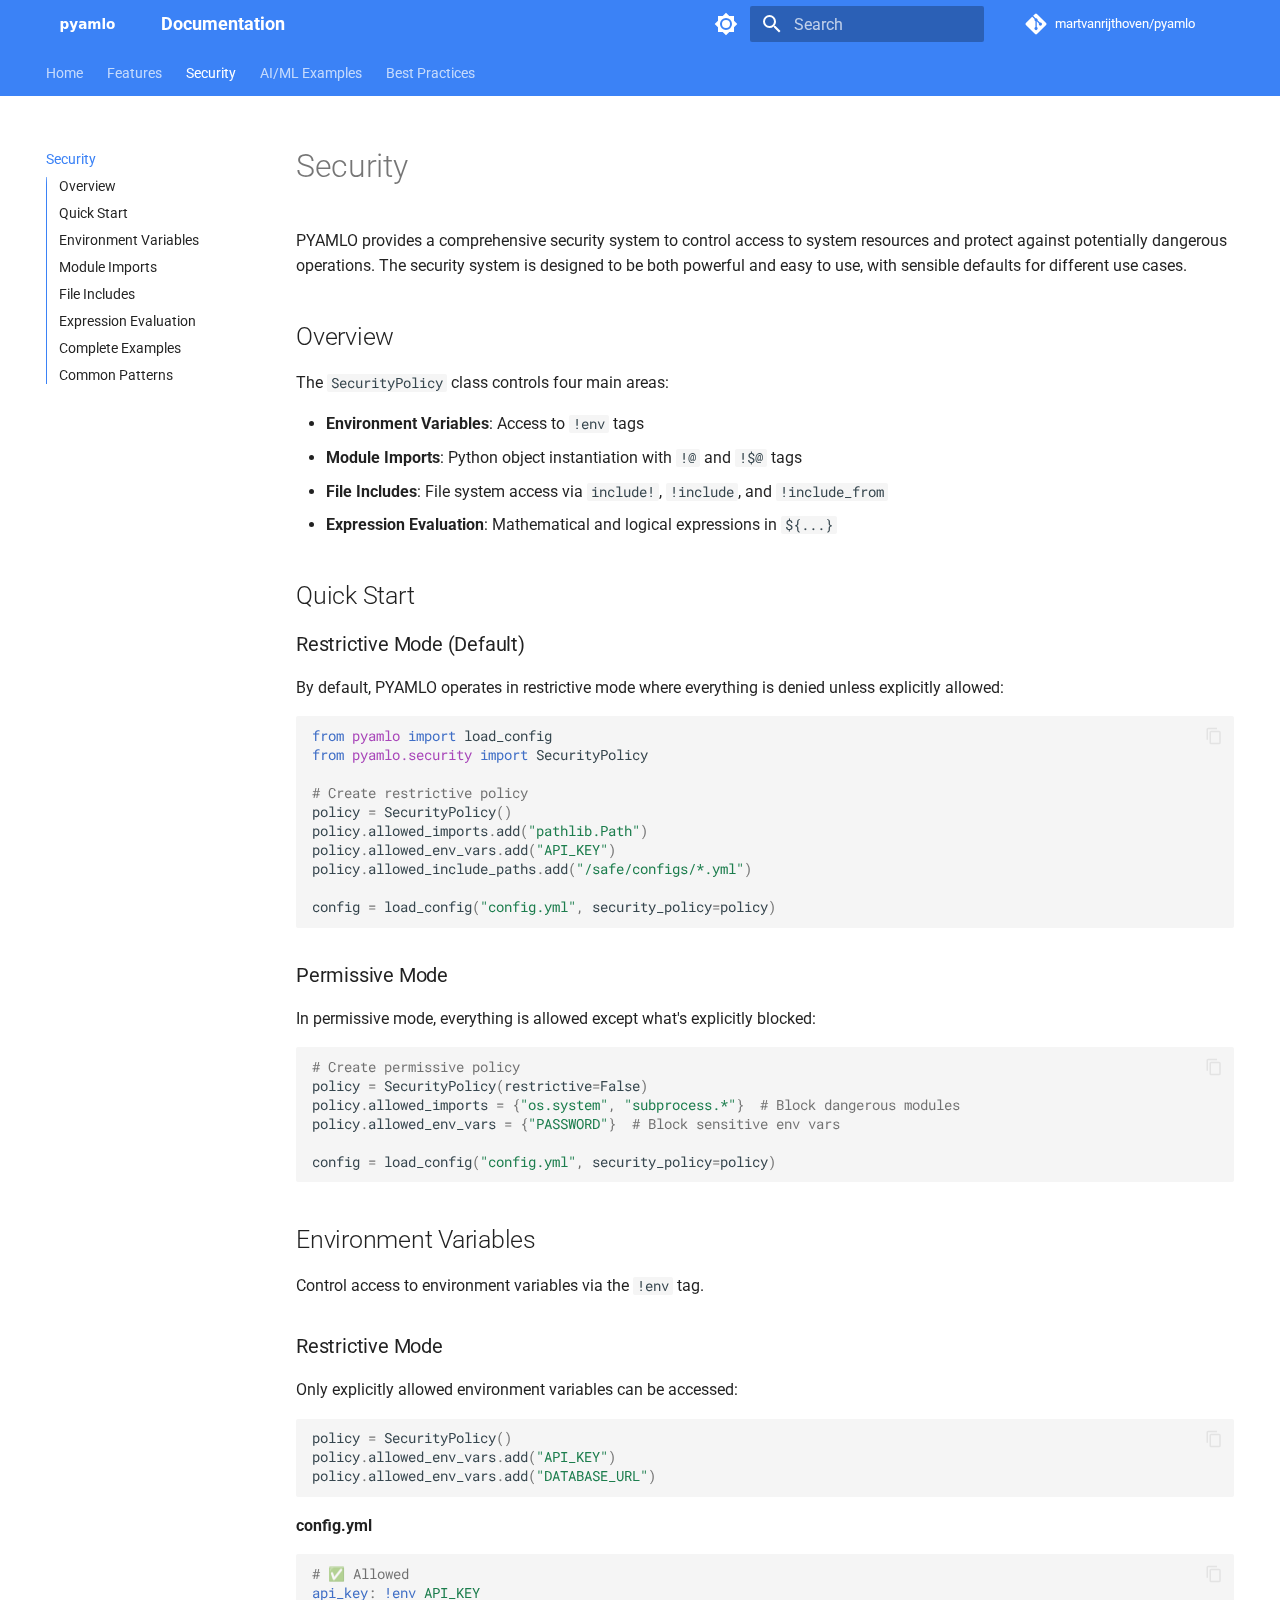
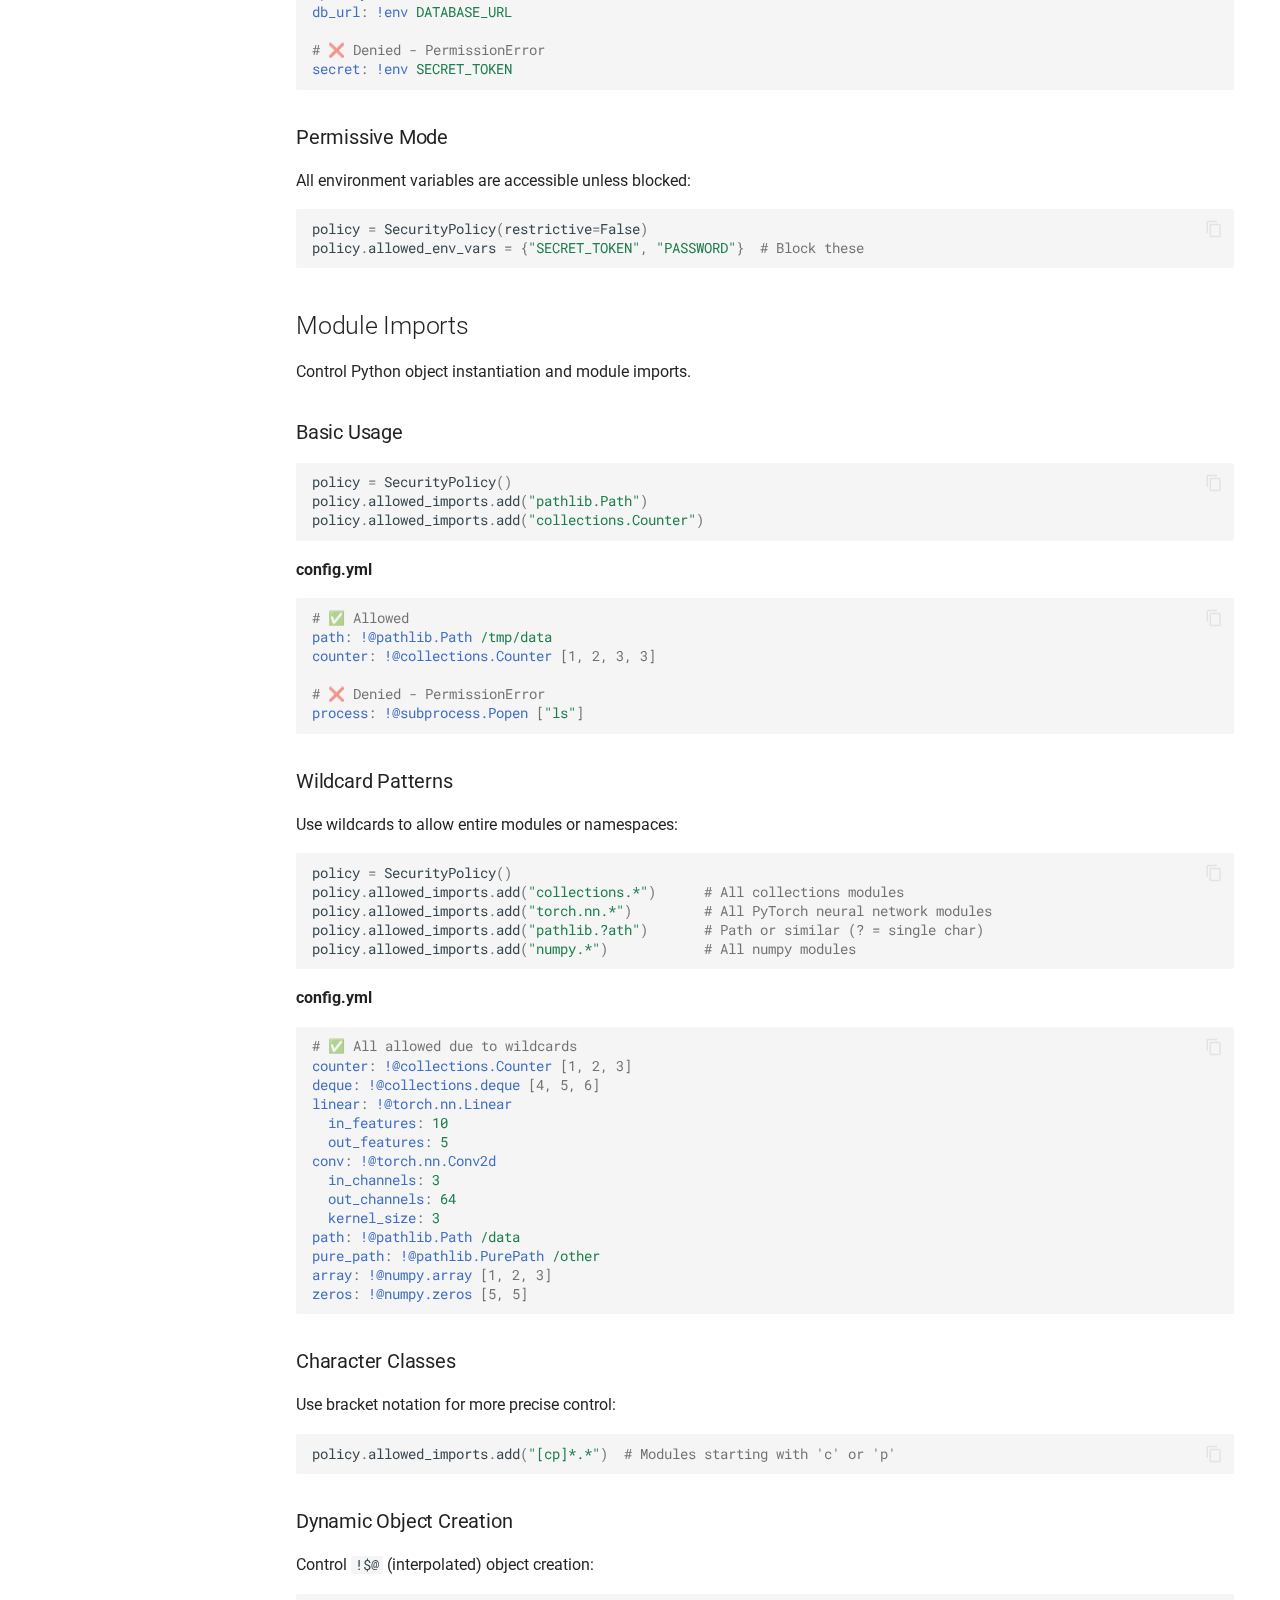
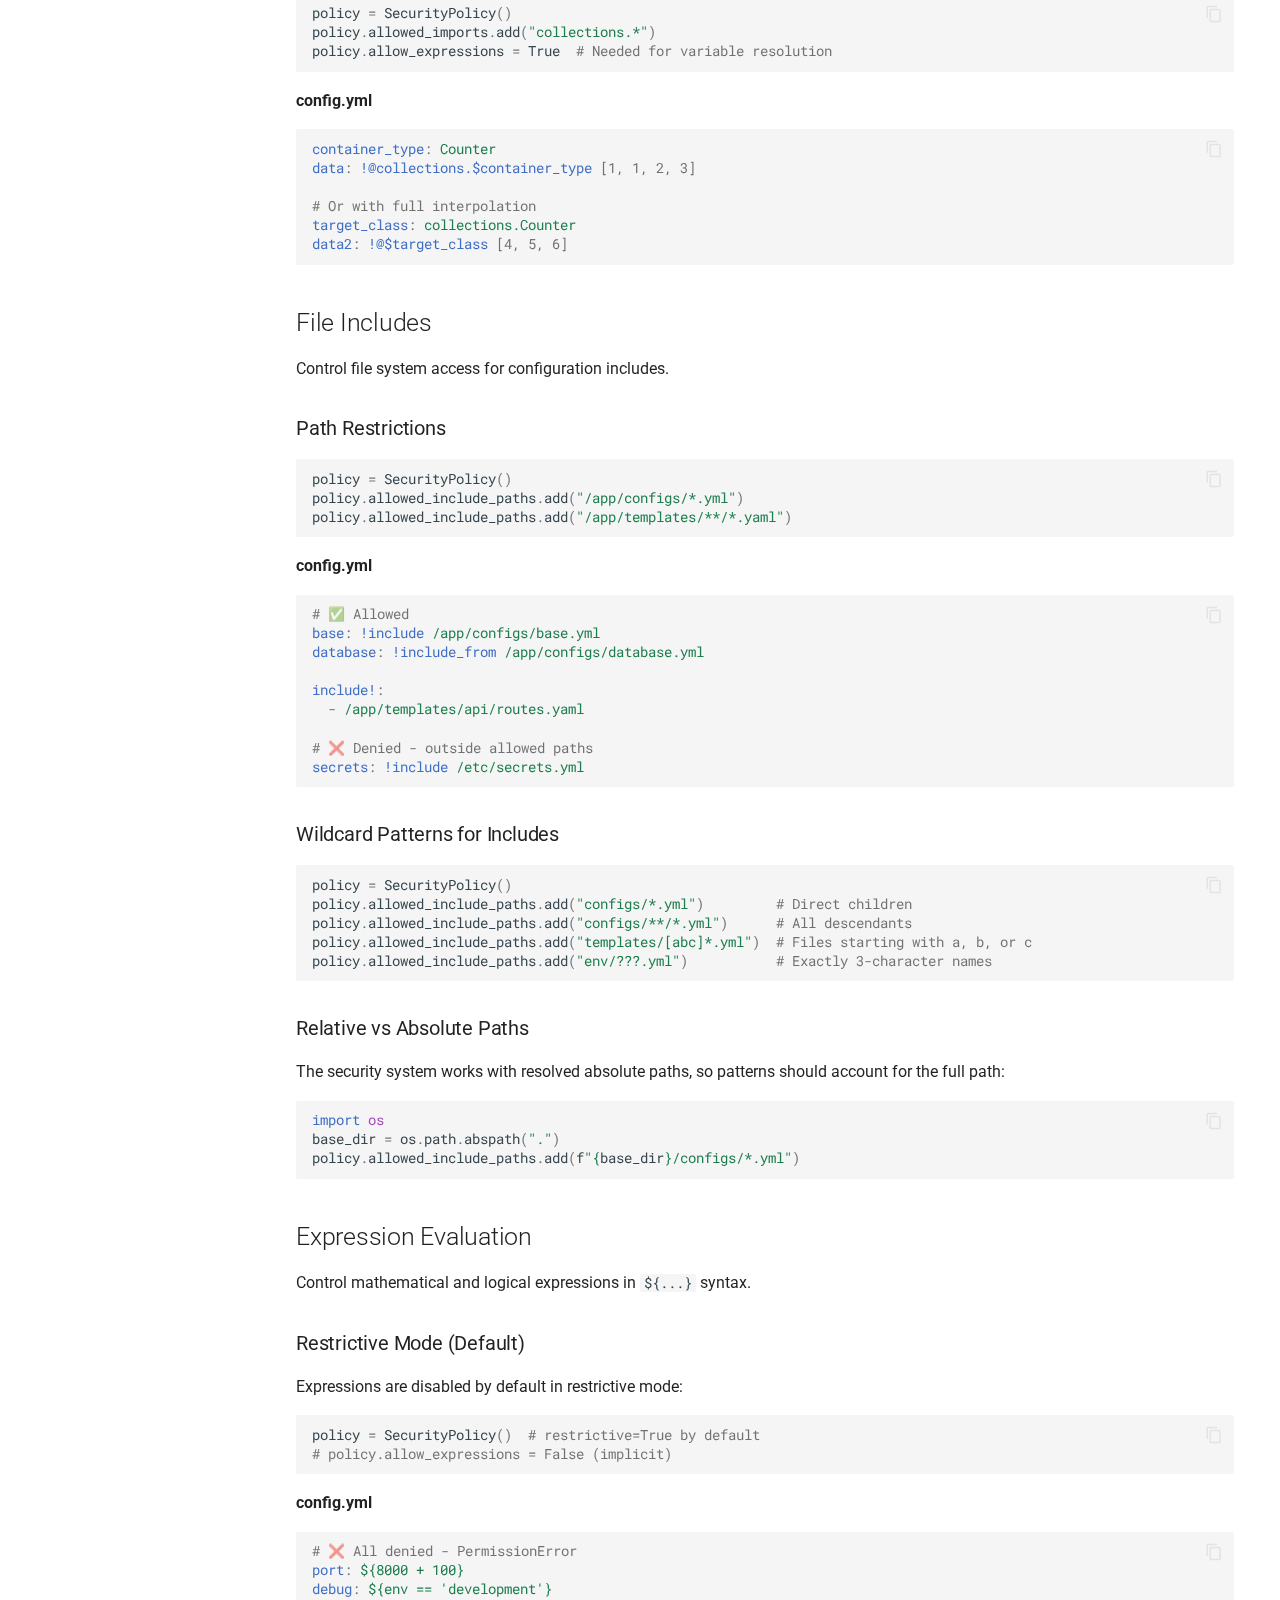
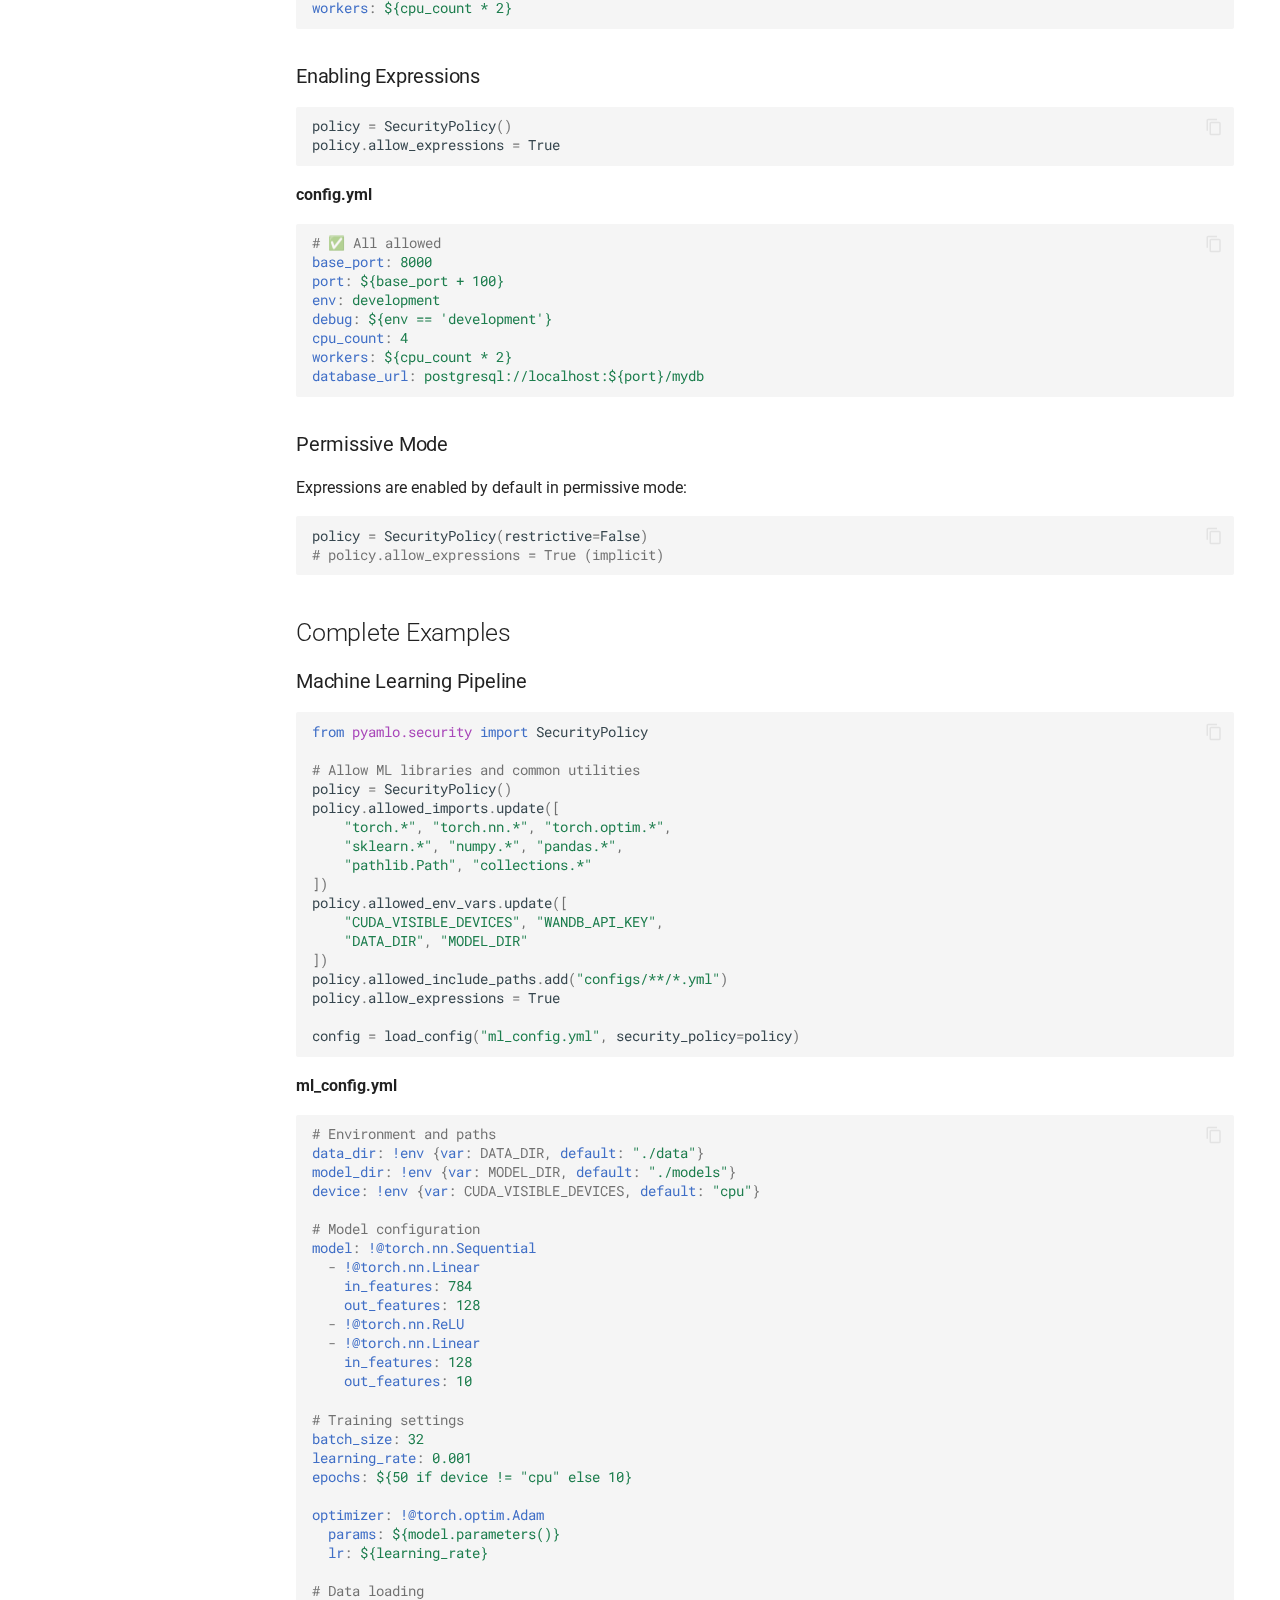
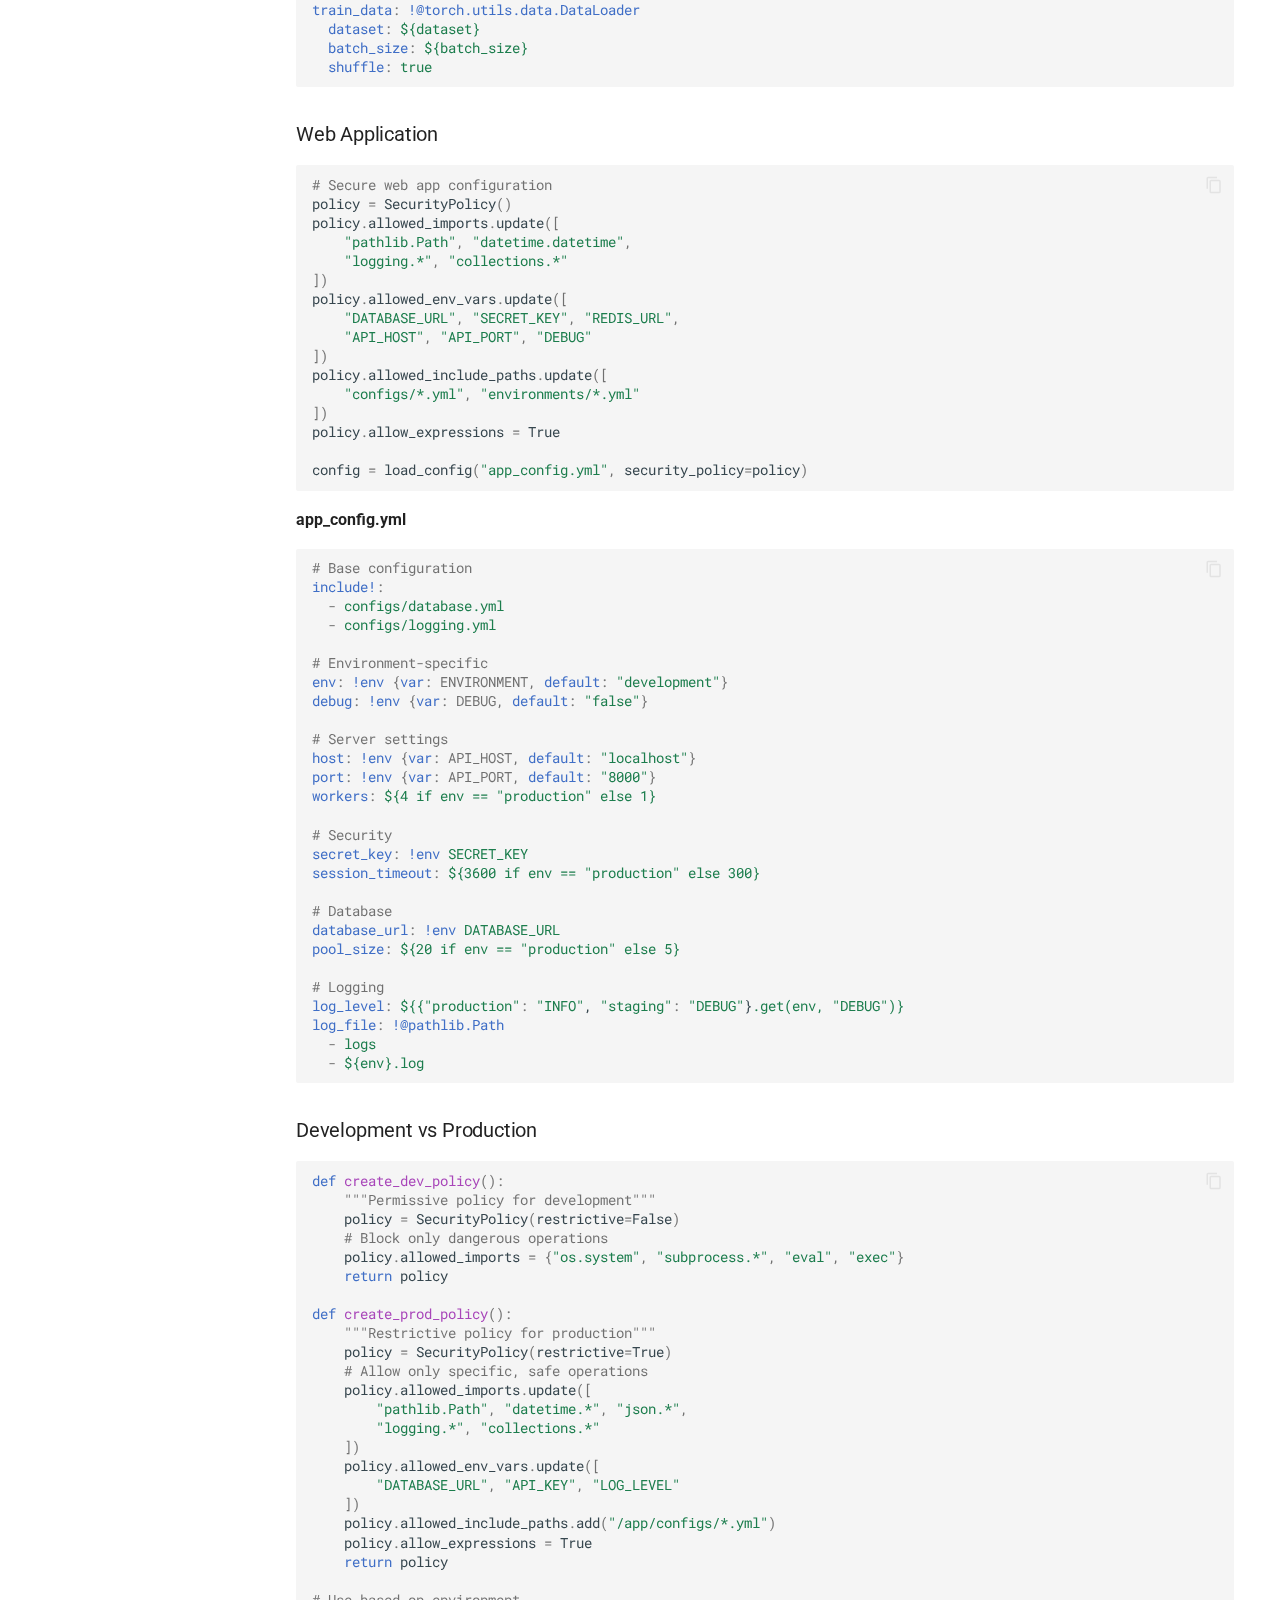
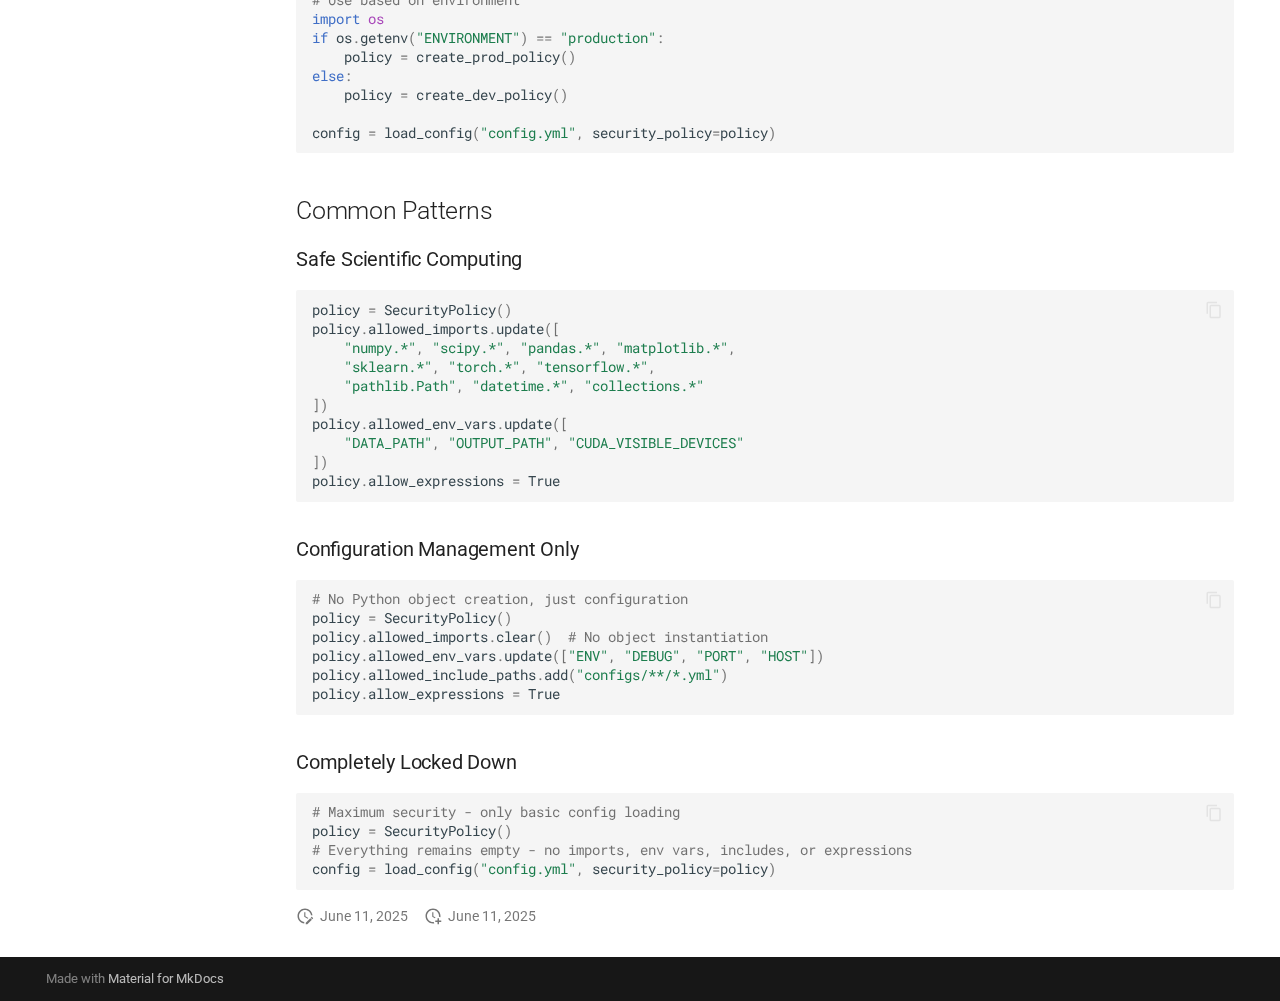
<file: security/index.html>
<!doctype html>
<html lang="en" class="no-js">
  <head>
    
      <meta charset="utf-8">
      <meta name="viewport" content="width=device-width,initial-scale=1">
      
      
      
        <link rel="canonical" href="https://martvanrijthoven.github.io/pyamlo/security/">
      
      
        <link rel="prev" href="../features/">
      
      
        <link rel="next" href="../ignite/">
      
      
      <link rel="icon" href="../assets/favicon.svg">
      <meta name="generator" content="mkdocs-1.6.1, mkdocs-material-9.6.14">
    
    
      
        <title>Security - Documentation</title>
      
    
    
      <link rel="stylesheet" href="../assets/stylesheets/main.342714a4.min.css">
      
        
        <link rel="stylesheet" href="../assets/stylesheets/palette.06af60db.min.css">
      
      


    
    
      
    
    
      
        
        
        <link rel="preconnect" href="https://fonts.gstatic.com" crossorigin>
        <link rel="stylesheet" href="https://fonts.googleapis.com/css?family=Roboto:300,300i,400,400i,700,700i%7CRoboto+Mono:400,400i,700,700i&display=fallback">
        <style>:root{--md-text-font:"Roboto";--md-code-font:"Roboto Mono"}</style>
      
    
    
      <link rel="stylesheet" href="../assets/_mkdocstrings.css">
    
      <link rel="stylesheet" href="../stylesheets/extra.css">
    
    <script>__md_scope=new URL("..",location),__md_hash=e=>[...e].reduce(((e,_)=>(e<<5)-e+_.charCodeAt(0)),0),__md_get=(e,_=localStorage,t=__md_scope)=>JSON.parse(_.getItem(t.pathname+"."+e)),__md_set=(e,_,t=localStorage,a=__md_scope)=>{try{t.setItem(a.pathname+"."+e,JSON.stringify(_))}catch(e){}}</script>
    
      

    
    
    
  </head>
  
  
    
    
      
    
    
    
    
    <body dir="ltr" data-md-color-scheme="default" data-md-color-primary="custom" data-md-color-accent="custom">
  
    
    <input class="md-toggle" data-md-toggle="drawer" type="checkbox" id="__drawer" autocomplete="off">
    <input class="md-toggle" data-md-toggle="search" type="checkbox" id="__search" autocomplete="off">
    <label class="md-overlay" for="__drawer"></label>
    <div data-md-component="skip">
      
        
        <a href="#security" class="md-skip">
          Skip to content
        </a>
      
    </div>
    <div data-md-component="announce">
      
    </div>
    
    
      

<header class="md-header" data-md-component="header">
  <nav class="md-header__inner md-grid" aria-label="Header">
    <a href=".." title="Documentation" class="md-header__button md-logo" aria-label="Documentation" data-md-component="logo">
      
  <img src="../assets/logo.svg" alt="logo">

    </a>
    <label class="md-header__button md-icon" for="__drawer">
      
      <svg xmlns="http://www.w3.org/2000/svg" viewBox="0 0 24 24"><path d="M3 6h18v2H3zm0 5h18v2H3zm0 5h18v2H3z"/></svg>
    </label>
    <div class="md-header__title" data-md-component="header-title">
      <div class="md-header__ellipsis">
        <div class="md-header__topic">
          <span class="md-ellipsis">
            Documentation
          </span>
        </div>
        <div class="md-header__topic" data-md-component="header-topic">
          <span class="md-ellipsis">
            
              Security
            
          </span>
        </div>
      </div>
    </div>
    
      
        <form class="md-header__option" data-md-component="palette">
  
    
    
    
    <input class="md-option" data-md-color-media="(prefers-color-scheme: light)" data-md-color-scheme="default" data-md-color-primary="custom" data-md-color-accent="custom"  aria-label="Switch to dark mode"  type="radio" name="__palette" id="__palette_0">
    
      <label class="md-header__button md-icon" title="Switch to dark mode" for="__palette_1" hidden>
        <svg xmlns="http://www.w3.org/2000/svg" viewBox="0 0 24 24"><path d="M12 8a4 4 0 0 0-4 4 4 4 0 0 0 4 4 4 4 0 0 0 4-4 4 4 0 0 0-4-4m0 10a6 6 0 0 1-6-6 6 6 0 0 1 6-6 6 6 0 0 1 6 6 6 6 0 0 1-6 6m8-9.31V4h-4.69L12 .69 8.69 4H4v4.69L.69 12 4 15.31V20h4.69L12 23.31 15.31 20H20v-4.69L23.31 12z"/></svg>
      </label>
    
  
    
    
    
    <input class="md-option" data-md-color-media="(prefers-color-scheme: dark)" data-md-color-scheme="slate" data-md-color-primary="custom" data-md-color-accent="custom"  aria-label="Switch to light mode"  type="radio" name="__palette" id="__palette_1">
    
      <label class="md-header__button md-icon" title="Switch to light mode" for="__palette_0" hidden>
        <svg xmlns="http://www.w3.org/2000/svg" viewBox="0 0 24 24"><path d="M12 18c-.89 0-1.74-.2-2.5-.55C11.56 16.5 13 14.42 13 12s-1.44-4.5-3.5-5.45C10.26 6.2 11.11 6 12 6a6 6 0 0 1 6 6 6 6 0 0 1-6 6m8-9.31V4h-4.69L12 .69 8.69 4H4v4.69L.69 12 4 15.31V20h4.69L12 23.31 15.31 20H20v-4.69L23.31 12z"/></svg>
      </label>
    
  
</form>
      
    
    
      <script>var palette=__md_get("__palette");if(palette&&palette.color){if("(prefers-color-scheme)"===palette.color.media){var media=matchMedia("(prefers-color-scheme: light)"),input=document.querySelector(media.matches?"[data-md-color-media='(prefers-color-scheme: light)']":"[data-md-color-media='(prefers-color-scheme: dark)']");palette.color.media=input.getAttribute("data-md-color-media"),palette.color.scheme=input.getAttribute("data-md-color-scheme"),palette.color.primary=input.getAttribute("data-md-color-primary"),palette.color.accent=input.getAttribute("data-md-color-accent")}for(var[key,value]of Object.entries(palette.color))document.body.setAttribute("data-md-color-"+key,value)}</script>
    
    
    
      
      
        <label class="md-header__button md-icon" for="__search">
          
          <svg xmlns="http://www.w3.org/2000/svg" viewBox="0 0 24 24"><path d="M9.5 3A6.5 6.5 0 0 1 16 9.5c0 1.61-.59 3.09-1.56 4.23l.27.27h.79l5 5-1.5 1.5-5-5v-.79l-.27-.27A6.52 6.52 0 0 1 9.5 16 6.5 6.5 0 0 1 3 9.5 6.5 6.5 0 0 1 9.5 3m0 2C7 5 5 7 5 9.5S7 14 9.5 14 14 12 14 9.5 12 5 9.5 5"/></svg>
        </label>
        <div class="md-search" data-md-component="search" role="dialog">
  <label class="md-search__overlay" for="__search"></label>
  <div class="md-search__inner" role="search">
    <form class="md-search__form" name="search">
      <input type="text" class="md-search__input" name="query" aria-label="Search" placeholder="Search" autocapitalize="off" autocorrect="off" autocomplete="off" spellcheck="false" data-md-component="search-query" required>
      <label class="md-search__icon md-icon" for="__search">
        
        <svg xmlns="http://www.w3.org/2000/svg" viewBox="0 0 24 24"><path d="M9.5 3A6.5 6.5 0 0 1 16 9.5c0 1.61-.59 3.09-1.56 4.23l.27.27h.79l5 5-1.5 1.5-5-5v-.79l-.27-.27A6.52 6.52 0 0 1 9.5 16 6.5 6.5 0 0 1 3 9.5 6.5 6.5 0 0 1 9.5 3m0 2C7 5 5 7 5 9.5S7 14 9.5 14 14 12 14 9.5 12 5 9.5 5"/></svg>
        
        <svg xmlns="http://www.w3.org/2000/svg" viewBox="0 0 24 24"><path d="M20 11v2H8l5.5 5.5-1.42 1.42L4.16 12l7.92-7.92L13.5 5.5 8 11z"/></svg>
      </label>
      <nav class="md-search__options" aria-label="Search">
        
        <button type="reset" class="md-search__icon md-icon" title="Clear" aria-label="Clear" tabindex="-1">
          
          <svg xmlns="http://www.w3.org/2000/svg" viewBox="0 0 24 24"><path d="M19 6.41 17.59 5 12 10.59 6.41 5 5 6.41 10.59 12 5 17.59 6.41 19 12 13.41 17.59 19 19 17.59 13.41 12z"/></svg>
        </button>
      </nav>
      
        <div class="md-search__suggest" data-md-component="search-suggest"></div>
      
    </form>
    <div class="md-search__output">
      <div class="md-search__scrollwrap" tabindex="0" data-md-scrollfix>
        <div class="md-search-result" data-md-component="search-result">
          <div class="md-search-result__meta">
            Initializing search
          </div>
          <ol class="md-search-result__list" role="presentation"></ol>
        </div>
      </div>
    </div>
  </div>
</div>
      
    
    
      <div class="md-header__source">
        <a href="https://github.com/martvanrijthoven/pyamlo/" title="Go to repository" class="md-source" data-md-component="source">
  <div class="md-source__icon md-icon">
    
    <svg xmlns="http://www.w3.org/2000/svg" viewBox="0 0 448 512"><!--! Font Awesome Free 6.7.2 by @fontawesome - https://fontawesome.com License - https://fontawesome.com/license/free (Icons: CC BY 4.0, Fonts: SIL OFL 1.1, Code: MIT License) Copyright 2024 Fonticons, Inc.--><path d="M439.55 236.05 244 40.45a28.87 28.87 0 0 0-40.81 0l-40.66 40.63 51.52 51.52c27.06-9.14 52.68 16.77 43.39 43.68l49.66 49.66c34.23-11.8 61.18 31 35.47 56.69-26.49 26.49-70.21-2.87-56-37.34L240.22 199v121.85c25.3 12.54 22.26 41.85 9.08 55a34.34 34.34 0 0 1-48.55 0c-17.57-17.6-11.07-46.91 11.25-56v-123c-20.8-8.51-24.6-30.74-18.64-45L142.57 101 8.45 235.14a28.86 28.86 0 0 0 0 40.81l195.61 195.6a28.86 28.86 0 0 0 40.8 0l194.69-194.69a28.86 28.86 0 0 0 0-40.81"/></svg>
  </div>
  <div class="md-source__repository">
    martvanrijthoven/pyamlo
  </div>
</a>
      </div>
    
  </nav>
  
</header>
    
    <div class="md-container" data-md-component="container">
      
      
        
          
            
<nav class="md-tabs" aria-label="Tabs" data-md-component="tabs">
  <div class="md-grid">
    <ul class="md-tabs__list">
      
        
  
  
  
  
    <li class="md-tabs__item">
      <a href=".." class="md-tabs__link">
        
  
  
    
  
  Home

      </a>
    </li>
  

      
        
  
  
  
  
    <li class="md-tabs__item">
      <a href="../features/" class="md-tabs__link">
        
  
  
    
  
  Features

      </a>
    </li>
  

      
        
  
  
  
    
  
  
    <li class="md-tabs__item md-tabs__item--active">
      <a href="./" class="md-tabs__link">
        
  
  
    
  
  Security

      </a>
    </li>
  

      
        
  
  
  
  
    
    
      <li class="md-tabs__item">
        <a href="../ignite/" class="md-tabs__link">
          
  
  
  AI/ML Examples

        </a>
      </li>
    
  

      
        
  
  
  
  
    <li class="md-tabs__item">
      <a href="../best-practices/" class="md-tabs__link">
        
  
  
    
  
  Best Practices

      </a>
    </li>
  

      
    </ul>
  </div>
</nav>
          
        
      
      <main class="md-main" data-md-component="main">
        <div class="md-main__inner md-grid">
          
            
              
              <div class="md-sidebar md-sidebar--primary" data-md-component="sidebar" data-md-type="navigation" >
                <div class="md-sidebar__scrollwrap">
                  <div class="md-sidebar__inner">
                    


  


  

<nav class="md-nav md-nav--primary md-nav--lifted md-nav--integrated" aria-label="Navigation" data-md-level="0">
  <label class="md-nav__title" for="__drawer">
    <a href=".." title="Documentation" class="md-nav__button md-logo" aria-label="Documentation" data-md-component="logo">
      
  <img src="../assets/logo.svg" alt="logo">

    </a>
    Documentation
  </label>
  
    <div class="md-nav__source">
      <a href="https://github.com/martvanrijthoven/pyamlo/" title="Go to repository" class="md-source" data-md-component="source">
  <div class="md-source__icon md-icon">
    
    <svg xmlns="http://www.w3.org/2000/svg" viewBox="0 0 448 512"><!--! Font Awesome Free 6.7.2 by @fontawesome - https://fontawesome.com License - https://fontawesome.com/license/free (Icons: CC BY 4.0, Fonts: SIL OFL 1.1, Code: MIT License) Copyright 2024 Fonticons, Inc.--><path d="M439.55 236.05 244 40.45a28.87 28.87 0 0 0-40.81 0l-40.66 40.63 51.52 51.52c27.06-9.14 52.68 16.77 43.39 43.68l49.66 49.66c34.23-11.8 61.18 31 35.47 56.69-26.49 26.49-70.21-2.87-56-37.34L240.22 199v121.85c25.3 12.54 22.26 41.85 9.08 55a34.34 34.34 0 0 1-48.55 0c-17.57-17.6-11.07-46.91 11.25-56v-123c-20.8-8.51-24.6-30.74-18.64-45L142.57 101 8.45 235.14a28.86 28.86 0 0 0 0 40.81l195.61 195.6a28.86 28.86 0 0 0 40.8 0l194.69-194.69a28.86 28.86 0 0 0 0-40.81"/></svg>
  </div>
  <div class="md-source__repository">
    martvanrijthoven/pyamlo
  </div>
</a>
    </div>
  
  <ul class="md-nav__list" data-md-scrollfix>
    
      
      
  
  
  
  
    <li class="md-nav__item">
      <a href=".." class="md-nav__link">
        
  
  
  <span class="md-ellipsis">
    Home
    
  </span>
  

      </a>
    </li>
  

    
      
      
  
  
  
  
    <li class="md-nav__item">
      <a href="../features/" class="md-nav__link">
        
  
  
  <span class="md-ellipsis">
    Features
    
  </span>
  

      </a>
    </li>
  

    
      
      
  
  
    
  
  
  
    <li class="md-nav__item md-nav__item--active">
      
      <input class="md-nav__toggle md-toggle" type="checkbox" id="__toc">
      
      
        
      
      
        <label class="md-nav__link md-nav__link--active" for="__toc">
          
  
  
  <span class="md-ellipsis">
    Security
    
  </span>
  

          <span class="md-nav__icon md-icon"></span>
        </label>
      
      <a href="./" class="md-nav__link md-nav__link--active">
        
  
  
  <span class="md-ellipsis">
    Security
    
  </span>
  

      </a>
      
        

<nav class="md-nav md-nav--secondary" aria-label="Table of contents">
  
  
  
    
  
  
    <label class="md-nav__title" for="__toc">
      <span class="md-nav__icon md-icon"></span>
      Table of contents
    </label>
    <ul class="md-nav__list" data-md-component="toc" data-md-scrollfix>
      
        <li class="md-nav__item">
  <a href="#overview" class="md-nav__link">
    <span class="md-ellipsis">
      Overview
    </span>
  </a>
  
</li>
      
        <li class="md-nav__item">
  <a href="#quick-start" class="md-nav__link">
    <span class="md-ellipsis">
      Quick Start
    </span>
  </a>
  
</li>
      
        <li class="md-nav__item">
  <a href="#environment-variables" class="md-nav__link">
    <span class="md-ellipsis">
      Environment Variables
    </span>
  </a>
  
</li>
      
        <li class="md-nav__item">
  <a href="#module-imports" class="md-nav__link">
    <span class="md-ellipsis">
      Module Imports
    </span>
  </a>
  
</li>
      
        <li class="md-nav__item">
  <a href="#file-includes" class="md-nav__link">
    <span class="md-ellipsis">
      File Includes
    </span>
  </a>
  
</li>
      
        <li class="md-nav__item">
  <a href="#expression-evaluation" class="md-nav__link">
    <span class="md-ellipsis">
      Expression Evaluation
    </span>
  </a>
  
</li>
      
        <li class="md-nav__item">
  <a href="#complete-examples" class="md-nav__link">
    <span class="md-ellipsis">
      Complete Examples
    </span>
  </a>
  
</li>
      
        <li class="md-nav__item">
  <a href="#common-patterns" class="md-nav__link">
    <span class="md-ellipsis">
      Common Patterns
    </span>
  </a>
  
</li>
      
    </ul>
  
</nav>
      
    </li>
  

    
      
      
  
  
  
  
    
    
    
    
      
      
    
    
    <li class="md-nav__item md-nav__item--nested">
      
        
        
        <input class="md-nav__toggle md-toggle " type="checkbox" id="__nav_4" >
        
          
          <label class="md-nav__link" for="__nav_4" id="__nav_4_label" tabindex="0">
            
  
  
  <span class="md-ellipsis">
    AI/ML Examples
    
  </span>
  

            <span class="md-nav__icon md-icon"></span>
          </label>
        
        <nav class="md-nav" data-md-level="1" aria-labelledby="__nav_4_label" aria-expanded="false">
          <label class="md-nav__title" for="__nav_4">
            <span class="md-nav__icon md-icon"></span>
            AI/ML Examples
          </label>
          <ul class="md-nav__list" data-md-scrollfix>
            
              
                
  
  
  
  
    <li class="md-nav__item">
      <a href="../ignite/" class="md-nav__link">
        
  
  
  <span class="md-ellipsis">
    PyTorch Ignite
    
  </span>
  

      </a>
    </li>
  

              
            
              
                
  
  
  
  
    <li class="md-nav__item">
      <a href="../lightning/" class="md-nav__link">
        
  
  
  <span class="md-ellipsis">
    PyTorch Lightning
    
  </span>
  

      </a>
    </li>
  

              
            
              
                
  
  
  
  
    <li class="md-nav__item">
      <a href="../keras/" class="md-nav__link">
        
  
  
  <span class="md-ellipsis">
    Keras/TensorFlow
    
  </span>
  

      </a>
    </li>
  

              
            
          </ul>
        </nav>
      
    </li>
  

    
      
      
  
  
  
  
    <li class="md-nav__item">
      <a href="../best-practices/" class="md-nav__link">
        
  
  
  <span class="md-ellipsis">
    Best Practices
    
  </span>
  

      </a>
    </li>
  

    
  </ul>
</nav>
                  </div>
                </div>
              </div>
            
            
          
          
            <div class="md-content" data-md-component="content">
              <article class="md-content__inner md-typeset">
                
                  


  
  


<h1 id="security">Security<a class="headerlink" href="#security" title="Permanent link">&para;</a></h1>
<p>PYAMLO provides a comprehensive security system to control access to system resources and protect against potentially dangerous operations. The security system is designed to be both powerful and easy to use, with sensible defaults for different use cases.</p>
<h2 id="overview">Overview<a class="headerlink" href="#overview" title="Permanent link">&para;</a></h2>
<p>The <code>SecurityPolicy</code> class controls four main areas:</p>
<ul>
<li><strong>Environment Variables</strong>: Access to <code>!env</code> tags</li>
<li><strong>Module Imports</strong>: Python object instantiation with <code>!@</code> and <code>!$@</code> tags  </li>
<li><strong>File Includes</strong>: File system access via <code>include!</code>, <code>!include</code>, and <code>!include_from</code></li>
<li><strong>Expression Evaluation</strong>: Mathematical and logical expressions in <code>${...}</code></li>
</ul>
<h2 id="quick-start">Quick Start<a class="headerlink" href="#quick-start" title="Permanent link">&para;</a></h2>
<h3 id="restrictive-mode-default">Restrictive Mode (Default)<a class="headerlink" href="#restrictive-mode-default" title="Permanent link">&para;</a></h3>
<p>By default, PYAMLO operates in restrictive mode where everything is denied unless explicitly allowed:</p>
<div class="language-python highlight"><pre><span></span><code><span id="__span-0-1"><a id="__codelineno-0-1" name="__codelineno-0-1" href="#__codelineno-0-1"></a><span class="kn">from</span><span class="w"> </span><span class="nn">pyamlo</span><span class="w"> </span><span class="kn">import</span> <span class="n">load_config</span>
</span><span id="__span-0-2"><a id="__codelineno-0-2" name="__codelineno-0-2" href="#__codelineno-0-2"></a><span class="kn">from</span><span class="w"> </span><span class="nn">pyamlo.security</span><span class="w"> </span><span class="kn">import</span> <span class="n">SecurityPolicy</span>
</span><span id="__span-0-3"><a id="__codelineno-0-3" name="__codelineno-0-3" href="#__codelineno-0-3"></a>
</span><span id="__span-0-4"><a id="__codelineno-0-4" name="__codelineno-0-4" href="#__codelineno-0-4"></a><span class="c1"># Create restrictive policy</span>
</span><span id="__span-0-5"><a id="__codelineno-0-5" name="__codelineno-0-5" href="#__codelineno-0-5"></a><span class="n">policy</span> <span class="o">=</span> <span class="n">SecurityPolicy</span><span class="p">()</span>
</span><span id="__span-0-6"><a id="__codelineno-0-6" name="__codelineno-0-6" href="#__codelineno-0-6"></a><span class="n">policy</span><span class="o">.</span><span class="n">allowed_imports</span><span class="o">.</span><span class="n">add</span><span class="p">(</span><span class="s2">&quot;pathlib.Path&quot;</span><span class="p">)</span>
</span><span id="__span-0-7"><a id="__codelineno-0-7" name="__codelineno-0-7" href="#__codelineno-0-7"></a><span class="n">policy</span><span class="o">.</span><span class="n">allowed_env_vars</span><span class="o">.</span><span class="n">add</span><span class="p">(</span><span class="s2">&quot;API_KEY&quot;</span><span class="p">)</span>
</span><span id="__span-0-8"><a id="__codelineno-0-8" name="__codelineno-0-8" href="#__codelineno-0-8"></a><span class="n">policy</span><span class="o">.</span><span class="n">allowed_include_paths</span><span class="o">.</span><span class="n">add</span><span class="p">(</span><span class="s2">&quot;/safe/configs/*.yml&quot;</span><span class="p">)</span>
</span><span id="__span-0-9"><a id="__codelineno-0-9" name="__codelineno-0-9" href="#__codelineno-0-9"></a>
</span><span id="__span-0-10"><a id="__codelineno-0-10" name="__codelineno-0-10" href="#__codelineno-0-10"></a><span class="n">config</span> <span class="o">=</span> <span class="n">load_config</span><span class="p">(</span><span class="s2">&quot;config.yml&quot;</span><span class="p">,</span> <span class="n">security_policy</span><span class="o">=</span><span class="n">policy</span><span class="p">)</span>
</span></code></pre></div>
<h3 id="permissive-mode">Permissive Mode<a class="headerlink" href="#permissive-mode" title="Permanent link">&para;</a></h3>
<p>In permissive mode, everything is allowed except what's explicitly blocked:</p>
<div class="language-python highlight"><pre><span></span><code><span id="__span-1-1"><a id="__codelineno-1-1" name="__codelineno-1-1" href="#__codelineno-1-1"></a><span class="c1"># Create permissive policy</span>
</span><span id="__span-1-2"><a id="__codelineno-1-2" name="__codelineno-1-2" href="#__codelineno-1-2"></a><span class="n">policy</span> <span class="o">=</span> <span class="n">SecurityPolicy</span><span class="p">(</span><span class="n">restrictive</span><span class="o">=</span><span class="kc">False</span><span class="p">)</span>
</span><span id="__span-1-3"><a id="__codelineno-1-3" name="__codelineno-1-3" href="#__codelineno-1-3"></a><span class="n">policy</span><span class="o">.</span><span class="n">allowed_imports</span> <span class="o">=</span> <span class="p">{</span><span class="s2">&quot;os.system&quot;</span><span class="p">,</span> <span class="s2">&quot;subprocess.*&quot;</span><span class="p">}</span>  <span class="c1"># Block dangerous modules</span>
</span><span id="__span-1-4"><a id="__codelineno-1-4" name="__codelineno-1-4" href="#__codelineno-1-4"></a><span class="n">policy</span><span class="o">.</span><span class="n">allowed_env_vars</span> <span class="o">=</span> <span class="p">{</span><span class="s2">&quot;PASSWORD&quot;</span><span class="p">}</span>  <span class="c1"># Block sensitive env vars</span>
</span><span id="__span-1-5"><a id="__codelineno-1-5" name="__codelineno-1-5" href="#__codelineno-1-5"></a>
</span><span id="__span-1-6"><a id="__codelineno-1-6" name="__codelineno-1-6" href="#__codelineno-1-6"></a><span class="n">config</span> <span class="o">=</span> <span class="n">load_config</span><span class="p">(</span><span class="s2">&quot;config.yml&quot;</span><span class="p">,</span> <span class="n">security_policy</span><span class="o">=</span><span class="n">policy</span><span class="p">)</span>
</span></code></pre></div>
<h2 id="environment-variables">Environment Variables<a class="headerlink" href="#environment-variables" title="Permanent link">&para;</a></h2>
<p>Control access to environment variables via the <code>!env</code> tag.</p>
<h3 id="restrictive-mode">Restrictive Mode<a class="headerlink" href="#restrictive-mode" title="Permanent link">&para;</a></h3>
<p>Only explicitly allowed environment variables can be accessed:</p>
<div class="language-python highlight"><pre><span></span><code><span id="__span-2-1"><a id="__codelineno-2-1" name="__codelineno-2-1" href="#__codelineno-2-1"></a><span class="n">policy</span> <span class="o">=</span> <span class="n">SecurityPolicy</span><span class="p">()</span>
</span><span id="__span-2-2"><a id="__codelineno-2-2" name="__codelineno-2-2" href="#__codelineno-2-2"></a><span class="n">policy</span><span class="o">.</span><span class="n">allowed_env_vars</span><span class="o">.</span><span class="n">add</span><span class="p">(</span><span class="s2">&quot;API_KEY&quot;</span><span class="p">)</span>
</span><span id="__span-2-3"><a id="__codelineno-2-3" name="__codelineno-2-3" href="#__codelineno-2-3"></a><span class="n">policy</span><span class="o">.</span><span class="n">allowed_env_vars</span><span class="o">.</span><span class="n">add</span><span class="p">(</span><span class="s2">&quot;DATABASE_URL&quot;</span><span class="p">)</span> 
</span></code></pre></div>
<p><strong>config.yml</strong>
<div class="language-yaml highlight"><pre><span></span><code><span id="__span-3-1"><a id="__codelineno-3-1" name="__codelineno-3-1" href="#__codelineno-3-1"></a><span class="c1"># ✅ Allowed</span>
</span><span id="__span-3-2"><a id="__codelineno-3-2" name="__codelineno-3-2" href="#__codelineno-3-2"></a><span class="nt">api_key</span><span class="p">:</span><span class="w"> </span><span class="kt">!env</span><span class="w"> </span><span class="l l-Scalar l-Scalar-Plain">API_KEY</span>
</span><span id="__span-3-3"><a id="__codelineno-3-3" name="__codelineno-3-3" href="#__codelineno-3-3"></a><span class="nt">db_url</span><span class="p">:</span><span class="w"> </span><span class="kt">!env</span><span class="w"> </span><span class="l l-Scalar l-Scalar-Plain">DATABASE_URL</span>
</span><span id="__span-3-4"><a id="__codelineno-3-4" name="__codelineno-3-4" href="#__codelineno-3-4"></a>
</span><span id="__span-3-5"><a id="__codelineno-3-5" name="__codelineno-3-5" href="#__codelineno-3-5"></a><span class="c1"># ❌ Denied - PermissionError</span>
</span><span id="__span-3-6"><a id="__codelineno-3-6" name="__codelineno-3-6" href="#__codelineno-3-6"></a><span class="nt">secret</span><span class="p">:</span><span class="w"> </span><span class="kt">!env</span><span class="w"> </span><span class="l l-Scalar l-Scalar-Plain">SECRET_TOKEN</span>
</span></code></pre></div></p>
<h3 id="permissive-mode_1">Permissive Mode<a class="headerlink" href="#permissive-mode_1" title="Permanent link">&para;</a></h3>
<p>All environment variables are accessible unless blocked:</p>
<div class="language-python highlight"><pre><span></span><code><span id="__span-4-1"><a id="__codelineno-4-1" name="__codelineno-4-1" href="#__codelineno-4-1"></a><span class="n">policy</span> <span class="o">=</span> <span class="n">SecurityPolicy</span><span class="p">(</span><span class="n">restrictive</span><span class="o">=</span><span class="kc">False</span><span class="p">)</span>
</span><span id="__span-4-2"><a id="__codelineno-4-2" name="__codelineno-4-2" href="#__codelineno-4-2"></a><span class="n">policy</span><span class="o">.</span><span class="n">allowed_env_vars</span> <span class="o">=</span> <span class="p">{</span><span class="s2">&quot;SECRET_TOKEN&quot;</span><span class="p">,</span> <span class="s2">&quot;PASSWORD&quot;</span><span class="p">}</span>  <span class="c1"># Block these</span>
</span></code></pre></div>
<h2 id="module-imports">Module Imports<a class="headerlink" href="#module-imports" title="Permanent link">&para;</a></h2>
<p>Control Python object instantiation and module imports.</p>
<h3 id="basic-usage">Basic Usage<a class="headerlink" href="#basic-usage" title="Permanent link">&para;</a></h3>
<div class="language-python highlight"><pre><span></span><code><span id="__span-5-1"><a id="__codelineno-5-1" name="__codelineno-5-1" href="#__codelineno-5-1"></a><span class="n">policy</span> <span class="o">=</span> <span class="n">SecurityPolicy</span><span class="p">()</span>
</span><span id="__span-5-2"><a id="__codelineno-5-2" name="__codelineno-5-2" href="#__codelineno-5-2"></a><span class="n">policy</span><span class="o">.</span><span class="n">allowed_imports</span><span class="o">.</span><span class="n">add</span><span class="p">(</span><span class="s2">&quot;pathlib.Path&quot;</span><span class="p">)</span>
</span><span id="__span-5-3"><a id="__codelineno-5-3" name="__codelineno-5-3" href="#__codelineno-5-3"></a><span class="n">policy</span><span class="o">.</span><span class="n">allowed_imports</span><span class="o">.</span><span class="n">add</span><span class="p">(</span><span class="s2">&quot;collections.Counter&quot;</span><span class="p">)</span>
</span></code></pre></div>
<p><strong>config.yml</strong>
<div class="language-yaml highlight"><pre><span></span><code><span id="__span-6-1"><a id="__codelineno-6-1" name="__codelineno-6-1" href="#__codelineno-6-1"></a><span class="c1"># ✅ Allowed</span>
</span><span id="__span-6-2"><a id="__codelineno-6-2" name="__codelineno-6-2" href="#__codelineno-6-2"></a><span class="nt">path</span><span class="p">:</span><span class="w"> </span><span class="kt">!@pathlib.Path</span><span class="w"> </span><span class="l l-Scalar l-Scalar-Plain">/tmp/data</span>
</span><span id="__span-6-3"><a id="__codelineno-6-3" name="__codelineno-6-3" href="#__codelineno-6-3"></a><span class="nt">counter</span><span class="p">:</span><span class="w"> </span><span class="kt">!@collections.Counter</span><span class="w"> </span><span class="p p-Indicator">[</span><span class="nv">1</span><span class="p p-Indicator">,</span><span class="w"> </span><span class="nv">2</span><span class="p p-Indicator">,</span><span class="w"> </span><span class="nv">3</span><span class="p p-Indicator">,</span><span class="w"> </span><span class="nv">3</span><span class="p p-Indicator">]</span>
</span><span id="__span-6-4"><a id="__codelineno-6-4" name="__codelineno-6-4" href="#__codelineno-6-4"></a>
</span><span id="__span-6-5"><a id="__codelineno-6-5" name="__codelineno-6-5" href="#__codelineno-6-5"></a><span class="c1"># ❌ Denied - PermissionError  </span>
</span><span id="__span-6-6"><a id="__codelineno-6-6" name="__codelineno-6-6" href="#__codelineno-6-6"></a><span class="nt">process</span><span class="p">:</span><span class="w"> </span><span class="kt">!@subprocess.Popen</span><span class="w"> </span><span class="p p-Indicator">[</span><span class="s">&quot;ls&quot;</span><span class="p p-Indicator">]</span>
</span></code></pre></div></p>
<h3 id="wildcard-patterns">Wildcard Patterns<a class="headerlink" href="#wildcard-patterns" title="Permanent link">&para;</a></h3>
<p>Use wildcards to allow entire modules or namespaces:</p>
<div class="language-python highlight"><pre><span></span><code><span id="__span-7-1"><a id="__codelineno-7-1" name="__codelineno-7-1" href="#__codelineno-7-1"></a><span class="n">policy</span> <span class="o">=</span> <span class="n">SecurityPolicy</span><span class="p">()</span>
</span><span id="__span-7-2"><a id="__codelineno-7-2" name="__codelineno-7-2" href="#__codelineno-7-2"></a><span class="n">policy</span><span class="o">.</span><span class="n">allowed_imports</span><span class="o">.</span><span class="n">add</span><span class="p">(</span><span class="s2">&quot;collections.*&quot;</span><span class="p">)</span>      <span class="c1"># All collections modules</span>
</span><span id="__span-7-3"><a id="__codelineno-7-3" name="__codelineno-7-3" href="#__codelineno-7-3"></a><span class="n">policy</span><span class="o">.</span><span class="n">allowed_imports</span><span class="o">.</span><span class="n">add</span><span class="p">(</span><span class="s2">&quot;torch.nn.*&quot;</span><span class="p">)</span>         <span class="c1"># All PyTorch neural network modules</span>
</span><span id="__span-7-4"><a id="__codelineno-7-4" name="__codelineno-7-4" href="#__codelineno-7-4"></a><span class="n">policy</span><span class="o">.</span><span class="n">allowed_imports</span><span class="o">.</span><span class="n">add</span><span class="p">(</span><span class="s2">&quot;pathlib.?ath&quot;</span><span class="p">)</span>       <span class="c1"># Path or similar (? = single char)</span>
</span><span id="__span-7-5"><a id="__codelineno-7-5" name="__codelineno-7-5" href="#__codelineno-7-5"></a><span class="n">policy</span><span class="o">.</span><span class="n">allowed_imports</span><span class="o">.</span><span class="n">add</span><span class="p">(</span><span class="s2">&quot;numpy.*&quot;</span><span class="p">)</span>            <span class="c1"># All numpy modules</span>
</span></code></pre></div>
<p><strong>config.yml</strong>
<div class="language-yaml highlight"><pre><span></span><code><span id="__span-8-1"><a id="__codelineno-8-1" name="__codelineno-8-1" href="#__codelineno-8-1"></a><span class="c1"># ✅ All allowed due to wildcards</span>
</span><span id="__span-8-2"><a id="__codelineno-8-2" name="__codelineno-8-2" href="#__codelineno-8-2"></a><span class="nt">counter</span><span class="p">:</span><span class="w"> </span><span class="kt">!@collections.Counter</span><span class="w"> </span><span class="p p-Indicator">[</span><span class="nv">1</span><span class="p p-Indicator">,</span><span class="w"> </span><span class="nv">2</span><span class="p p-Indicator">,</span><span class="w"> </span><span class="nv">3</span><span class="p p-Indicator">]</span>
</span><span id="__span-8-3"><a id="__codelineno-8-3" name="__codelineno-8-3" href="#__codelineno-8-3"></a><span class="nt">deque</span><span class="p">:</span><span class="w"> </span><span class="kt">!@collections.deque</span><span class="w"> </span><span class="p p-Indicator">[</span><span class="nv">4</span><span class="p p-Indicator">,</span><span class="w"> </span><span class="nv">5</span><span class="p p-Indicator">,</span><span class="w"> </span><span class="nv">6</span><span class="p p-Indicator">]</span>
</span><span id="__span-8-4"><a id="__codelineno-8-4" name="__codelineno-8-4" href="#__codelineno-8-4"></a><span class="nt">linear</span><span class="p">:</span><span class="w"> </span><span class="kt">!@torch.nn.Linear</span>
</span><span id="__span-8-5"><a id="__codelineno-8-5" name="__codelineno-8-5" href="#__codelineno-8-5"></a><span class="w">  </span><span class="nt">in_features</span><span class="p">:</span><span class="w"> </span><span class="l l-Scalar l-Scalar-Plain">10</span>
</span><span id="__span-8-6"><a id="__codelineno-8-6" name="__codelineno-8-6" href="#__codelineno-8-6"></a><span class="w">  </span><span class="nt">out_features</span><span class="p">:</span><span class="w"> </span><span class="l l-Scalar l-Scalar-Plain">5</span>
</span><span id="__span-8-7"><a id="__codelineno-8-7" name="__codelineno-8-7" href="#__codelineno-8-7"></a><span class="nt">conv</span><span class="p">:</span><span class="w"> </span><span class="kt">!@torch.nn.Conv2d</span>
</span><span id="__span-8-8"><a id="__codelineno-8-8" name="__codelineno-8-8" href="#__codelineno-8-8"></a><span class="w">  </span><span class="nt">in_channels</span><span class="p">:</span><span class="w"> </span><span class="l l-Scalar l-Scalar-Plain">3</span>
</span><span id="__span-8-9"><a id="__codelineno-8-9" name="__codelineno-8-9" href="#__codelineno-8-9"></a><span class="w">  </span><span class="nt">out_channels</span><span class="p">:</span><span class="w"> </span><span class="l l-Scalar l-Scalar-Plain">64</span>
</span><span id="__span-8-10"><a id="__codelineno-8-10" name="__codelineno-8-10" href="#__codelineno-8-10"></a><span class="w">  </span><span class="nt">kernel_size</span><span class="p">:</span><span class="w"> </span><span class="l l-Scalar l-Scalar-Plain">3</span>
</span><span id="__span-8-11"><a id="__codelineno-8-11" name="__codelineno-8-11" href="#__codelineno-8-11"></a><span class="nt">path</span><span class="p">:</span><span class="w"> </span><span class="kt">!@pathlib.Path</span><span class="w"> </span><span class="l l-Scalar l-Scalar-Plain">/data</span>
</span><span id="__span-8-12"><a id="__codelineno-8-12" name="__codelineno-8-12" href="#__codelineno-8-12"></a><span class="nt">pure_path</span><span class="p">:</span><span class="w"> </span><span class="kt">!@pathlib.PurePath</span><span class="w"> </span><span class="l l-Scalar l-Scalar-Plain">/other</span>
</span><span id="__span-8-13"><a id="__codelineno-8-13" name="__codelineno-8-13" href="#__codelineno-8-13"></a><span class="nt">array</span><span class="p">:</span><span class="w"> </span><span class="kt">!@numpy.array</span><span class="w"> </span><span class="p p-Indicator">[</span><span class="nv">1</span><span class="p p-Indicator">,</span><span class="w"> </span><span class="nv">2</span><span class="p p-Indicator">,</span><span class="w"> </span><span class="nv">3</span><span class="p p-Indicator">]</span>
</span><span id="__span-8-14"><a id="__codelineno-8-14" name="__codelineno-8-14" href="#__codelineno-8-14"></a><span class="nt">zeros</span><span class="p">:</span><span class="w"> </span><span class="kt">!@numpy.zeros</span><span class="w"> </span><span class="p p-Indicator">[</span><span class="nv">5</span><span class="p p-Indicator">,</span><span class="w"> </span><span class="nv">5</span><span class="p p-Indicator">]</span>
</span></code></pre></div></p>
<h3 id="character-classes">Character Classes<a class="headerlink" href="#character-classes" title="Permanent link">&para;</a></h3>
<p>Use bracket notation for more precise control:</p>
<div class="language-python highlight"><pre><span></span><code><span id="__span-9-1"><a id="__codelineno-9-1" name="__codelineno-9-1" href="#__codelineno-9-1"></a><span class="n">policy</span><span class="o">.</span><span class="n">allowed_imports</span><span class="o">.</span><span class="n">add</span><span class="p">(</span><span class="s2">&quot;[cp]*.*&quot;</span><span class="p">)</span>  <span class="c1"># Modules starting with &#39;c&#39; or &#39;p&#39;</span>
</span></code></pre></div>
<h3 id="dynamic-object-creation">Dynamic Object Creation<a class="headerlink" href="#dynamic-object-creation" title="Permanent link">&para;</a></h3>
<p>Control <code>!$@</code> (interpolated) object creation:</p>
<div class="language-python highlight"><pre><span></span><code><span id="__span-10-1"><a id="__codelineno-10-1" name="__codelineno-10-1" href="#__codelineno-10-1"></a><span class="n">policy</span> <span class="o">=</span> <span class="n">SecurityPolicy</span><span class="p">()</span>
</span><span id="__span-10-2"><a id="__codelineno-10-2" name="__codelineno-10-2" href="#__codelineno-10-2"></a><span class="n">policy</span><span class="o">.</span><span class="n">allowed_imports</span><span class="o">.</span><span class="n">add</span><span class="p">(</span><span class="s2">&quot;collections.*&quot;</span><span class="p">)</span>
</span><span id="__span-10-3"><a id="__codelineno-10-3" name="__codelineno-10-3" href="#__codelineno-10-3"></a><span class="n">policy</span><span class="o">.</span><span class="n">allow_expressions</span> <span class="o">=</span> <span class="kc">True</span>  <span class="c1"># Needed for variable resolution</span>
</span></code></pre></div>
<p><strong>config.yml</strong>
<div class="language-yaml highlight"><pre><span></span><code><span id="__span-11-1"><a id="__codelineno-11-1" name="__codelineno-11-1" href="#__codelineno-11-1"></a><span class="nt">container_type</span><span class="p">:</span><span class="w"> </span><span class="l l-Scalar l-Scalar-Plain">Counter</span>
</span><span id="__span-11-2"><a id="__codelineno-11-2" name="__codelineno-11-2" href="#__codelineno-11-2"></a><span class="nt">data</span><span class="p">:</span><span class="w"> </span><span class="kt">!@collections.$container_type</span><span class="w"> </span><span class="p p-Indicator">[</span><span class="nv">1</span><span class="p p-Indicator">,</span><span class="w"> </span><span class="nv">1</span><span class="p p-Indicator">,</span><span class="w"> </span><span class="nv">2</span><span class="p p-Indicator">,</span><span class="w"> </span><span class="nv">3</span><span class="p p-Indicator">]</span>
</span><span id="__span-11-3"><a id="__codelineno-11-3" name="__codelineno-11-3" href="#__codelineno-11-3"></a>
</span><span id="__span-11-4"><a id="__codelineno-11-4" name="__codelineno-11-4" href="#__codelineno-11-4"></a><span class="c1"># Or with full interpolation</span>
</span><span id="__span-11-5"><a id="__codelineno-11-5" name="__codelineno-11-5" href="#__codelineno-11-5"></a><span class="nt">target_class</span><span class="p">:</span><span class="w"> </span><span class="l l-Scalar l-Scalar-Plain">collections.Counter</span>
</span><span id="__span-11-6"><a id="__codelineno-11-6" name="__codelineno-11-6" href="#__codelineno-11-6"></a><span class="nt">data2</span><span class="p">:</span><span class="w"> </span><span class="kt">!@$target_class</span><span class="w"> </span><span class="p p-Indicator">[</span><span class="nv">4</span><span class="p p-Indicator">,</span><span class="w"> </span><span class="nv">5</span><span class="p p-Indicator">,</span><span class="w"> </span><span class="nv">6</span><span class="p p-Indicator">]</span>
</span></code></pre></div></p>
<h2 id="file-includes">File Includes<a class="headerlink" href="#file-includes" title="Permanent link">&para;</a></h2>
<p>Control file system access for configuration includes.</p>
<h3 id="path-restrictions">Path Restrictions<a class="headerlink" href="#path-restrictions" title="Permanent link">&para;</a></h3>
<div class="language-python highlight"><pre><span></span><code><span id="__span-12-1"><a id="__codelineno-12-1" name="__codelineno-12-1" href="#__codelineno-12-1"></a><span class="n">policy</span> <span class="o">=</span> <span class="n">SecurityPolicy</span><span class="p">()</span>
</span><span id="__span-12-2"><a id="__codelineno-12-2" name="__codelineno-12-2" href="#__codelineno-12-2"></a><span class="n">policy</span><span class="o">.</span><span class="n">allowed_include_paths</span><span class="o">.</span><span class="n">add</span><span class="p">(</span><span class="s2">&quot;/app/configs/*.yml&quot;</span><span class="p">)</span>
</span><span id="__span-12-3"><a id="__codelineno-12-3" name="__codelineno-12-3" href="#__codelineno-12-3"></a><span class="n">policy</span><span class="o">.</span><span class="n">allowed_include_paths</span><span class="o">.</span><span class="n">add</span><span class="p">(</span><span class="s2">&quot;/app/templates/**/*.yaml&quot;</span><span class="p">)</span>
</span></code></pre></div>
<p><strong>config.yml</strong>
<div class="language-yaml highlight"><pre><span></span><code><span id="__span-13-1"><a id="__codelineno-13-1" name="__codelineno-13-1" href="#__codelineno-13-1"></a><span class="c1"># ✅ Allowed</span>
</span><span id="__span-13-2"><a id="__codelineno-13-2" name="__codelineno-13-2" href="#__codelineno-13-2"></a><span class="nt">base</span><span class="p">:</span><span class="w"> </span><span class="kt">!include</span><span class="w"> </span><span class="l l-Scalar l-Scalar-Plain">/app/configs/base.yml</span>
</span><span id="__span-13-3"><a id="__codelineno-13-3" name="__codelineno-13-3" href="#__codelineno-13-3"></a><span class="nt">database</span><span class="p">:</span><span class="w"> </span><span class="kt">!include_from</span><span class="w"> </span><span class="l l-Scalar l-Scalar-Plain">/app/configs/database.yml</span>
</span><span id="__span-13-4"><a id="__codelineno-13-4" name="__codelineno-13-4" href="#__codelineno-13-4"></a>
</span><span id="__span-13-5"><a id="__codelineno-13-5" name="__codelineno-13-5" href="#__codelineno-13-5"></a><span class="nt">include!</span><span class="p">:</span>
</span><span id="__span-13-6"><a id="__codelineno-13-6" name="__codelineno-13-6" href="#__codelineno-13-6"></a><span class="w">  </span><span class="p p-Indicator">-</span><span class="w"> </span><span class="l l-Scalar l-Scalar-Plain">/app/templates/api/routes.yaml</span>
</span><span id="__span-13-7"><a id="__codelineno-13-7" name="__codelineno-13-7" href="#__codelineno-13-7"></a>
</span><span id="__span-13-8"><a id="__codelineno-13-8" name="__codelineno-13-8" href="#__codelineno-13-8"></a><span class="c1"># ❌ Denied - outside allowed paths</span>
</span><span id="__span-13-9"><a id="__codelineno-13-9" name="__codelineno-13-9" href="#__codelineno-13-9"></a><span class="nt">secrets</span><span class="p">:</span><span class="w"> </span><span class="kt">!include</span><span class="w"> </span><span class="l l-Scalar l-Scalar-Plain">/etc/secrets.yml</span>
</span></code></pre></div></p>
<h3 id="wildcard-patterns-for-includes">Wildcard Patterns for Includes<a class="headerlink" href="#wildcard-patterns-for-includes" title="Permanent link">&para;</a></h3>
<div class="language-python highlight"><pre><span></span><code><span id="__span-14-1"><a id="__codelineno-14-1" name="__codelineno-14-1" href="#__codelineno-14-1"></a><span class="n">policy</span> <span class="o">=</span> <span class="n">SecurityPolicy</span><span class="p">()</span>
</span><span id="__span-14-2"><a id="__codelineno-14-2" name="__codelineno-14-2" href="#__codelineno-14-2"></a><span class="n">policy</span><span class="o">.</span><span class="n">allowed_include_paths</span><span class="o">.</span><span class="n">add</span><span class="p">(</span><span class="s2">&quot;configs/*.yml&quot;</span><span class="p">)</span>         <span class="c1"># Direct children</span>
</span><span id="__span-14-3"><a id="__codelineno-14-3" name="__codelineno-14-3" href="#__codelineno-14-3"></a><span class="n">policy</span><span class="o">.</span><span class="n">allowed_include_paths</span><span class="o">.</span><span class="n">add</span><span class="p">(</span><span class="s2">&quot;configs/**/*.yml&quot;</span><span class="p">)</span>      <span class="c1"># All descendants  </span>
</span><span id="__span-14-4"><a id="__codelineno-14-4" name="__codelineno-14-4" href="#__codelineno-14-4"></a><span class="n">policy</span><span class="o">.</span><span class="n">allowed_include_paths</span><span class="o">.</span><span class="n">add</span><span class="p">(</span><span class="s2">&quot;templates/[abc]*.yml&quot;</span><span class="p">)</span>  <span class="c1"># Files starting with a, b, or c</span>
</span><span id="__span-14-5"><a id="__codelineno-14-5" name="__codelineno-14-5" href="#__codelineno-14-5"></a><span class="n">policy</span><span class="o">.</span><span class="n">allowed_include_paths</span><span class="o">.</span><span class="n">add</span><span class="p">(</span><span class="s2">&quot;env/???.yml&quot;</span><span class="p">)</span>           <span class="c1"># Exactly 3-character names</span>
</span></code></pre></div>
<h3 id="relative-vs-absolute-paths">Relative vs Absolute Paths<a class="headerlink" href="#relative-vs-absolute-paths" title="Permanent link">&para;</a></h3>
<p>The security system works with resolved absolute paths, so patterns should account for the full path:</p>
<div class="language-python highlight"><pre><span></span><code><span id="__span-15-1"><a id="__codelineno-15-1" name="__codelineno-15-1" href="#__codelineno-15-1"></a><span class="kn">import</span><span class="w"> </span><span class="nn">os</span>
</span><span id="__span-15-2"><a id="__codelineno-15-2" name="__codelineno-15-2" href="#__codelineno-15-2"></a><span class="n">base_dir</span> <span class="o">=</span> <span class="n">os</span><span class="o">.</span><span class="n">path</span><span class="o">.</span><span class="n">abspath</span><span class="p">(</span><span class="s2">&quot;.&quot;</span><span class="p">)</span>
</span><span id="__span-15-3"><a id="__codelineno-15-3" name="__codelineno-15-3" href="#__codelineno-15-3"></a><span class="n">policy</span><span class="o">.</span><span class="n">allowed_include_paths</span><span class="o">.</span><span class="n">add</span><span class="p">(</span><span class="sa">f</span><span class="s2">&quot;</span><span class="si">{</span><span class="n">base_dir</span><span class="si">}</span><span class="s2">/configs/*.yml&quot;</span><span class="p">)</span>
</span></code></pre></div>
<h2 id="expression-evaluation">Expression Evaluation<a class="headerlink" href="#expression-evaluation" title="Permanent link">&para;</a></h2>
<p>Control mathematical and logical expressions in <code>${...}</code> syntax.</p>
<h3 id="restrictive-mode-default_1">Restrictive Mode (Default)<a class="headerlink" href="#restrictive-mode-default_1" title="Permanent link">&para;</a></h3>
<p>Expressions are disabled by default in restrictive mode:</p>
<div class="language-python highlight"><pre><span></span><code><span id="__span-16-1"><a id="__codelineno-16-1" name="__codelineno-16-1" href="#__codelineno-16-1"></a><span class="n">policy</span> <span class="o">=</span> <span class="n">SecurityPolicy</span><span class="p">()</span>  <span class="c1"># restrictive=True by default</span>
</span><span id="__span-16-2"><a id="__codelineno-16-2" name="__codelineno-16-2" href="#__codelineno-16-2"></a><span class="c1"># policy.allow_expressions = False (implicit)</span>
</span></code></pre></div>
<p><strong>config.yml</strong>
<div class="language-yaml highlight"><pre><span></span><code><span id="__span-17-1"><a id="__codelineno-17-1" name="__codelineno-17-1" href="#__codelineno-17-1"></a><span class="c1"># ❌ All denied - PermissionError</span>
</span><span id="__span-17-2"><a id="__codelineno-17-2" name="__codelineno-17-2" href="#__codelineno-17-2"></a><span class="nt">port</span><span class="p">:</span><span class="w"> </span><span class="l l-Scalar l-Scalar-Plain">${8000 + 100}</span>
</span><span id="__span-17-3"><a id="__codelineno-17-3" name="__codelineno-17-3" href="#__codelineno-17-3"></a><span class="nt">debug</span><span class="p">:</span><span class="w"> </span><span class="l l-Scalar l-Scalar-Plain">${env == &#39;development&#39;}</span>
</span><span id="__span-17-4"><a id="__codelineno-17-4" name="__codelineno-17-4" href="#__codelineno-17-4"></a><span class="nt">workers</span><span class="p">:</span><span class="w"> </span><span class="l l-Scalar l-Scalar-Plain">${cpu_count * 2}</span>
</span></code></pre></div></p>
<h3 id="enabling-expressions">Enabling Expressions<a class="headerlink" href="#enabling-expressions" title="Permanent link">&para;</a></h3>
<div class="language-python highlight"><pre><span></span><code><span id="__span-18-1"><a id="__codelineno-18-1" name="__codelineno-18-1" href="#__codelineno-18-1"></a><span class="n">policy</span> <span class="o">=</span> <span class="n">SecurityPolicy</span><span class="p">()</span>
</span><span id="__span-18-2"><a id="__codelineno-18-2" name="__codelineno-18-2" href="#__codelineno-18-2"></a><span class="n">policy</span><span class="o">.</span><span class="n">allow_expressions</span> <span class="o">=</span> <span class="kc">True</span>
</span></code></pre></div>
<p><strong>config.yml</strong>
<div class="language-yaml highlight"><pre><span></span><code><span id="__span-19-1"><a id="__codelineno-19-1" name="__codelineno-19-1" href="#__codelineno-19-1"></a><span class="c1"># ✅ All allowed</span>
</span><span id="__span-19-2"><a id="__codelineno-19-2" name="__codelineno-19-2" href="#__codelineno-19-2"></a><span class="nt">base_port</span><span class="p">:</span><span class="w"> </span><span class="l l-Scalar l-Scalar-Plain">8000</span>
</span><span id="__span-19-3"><a id="__codelineno-19-3" name="__codelineno-19-3" href="#__codelineno-19-3"></a><span class="nt">port</span><span class="p">:</span><span class="w"> </span><span class="l l-Scalar l-Scalar-Plain">${base_port + 100}</span>
</span><span id="__span-19-4"><a id="__codelineno-19-4" name="__codelineno-19-4" href="#__codelineno-19-4"></a><span class="nt">env</span><span class="p">:</span><span class="w"> </span><span class="l l-Scalar l-Scalar-Plain">development</span><span class="w">  </span>
</span><span id="__span-19-5"><a id="__codelineno-19-5" name="__codelineno-19-5" href="#__codelineno-19-5"></a><span class="nt">debug</span><span class="p">:</span><span class="w"> </span><span class="l l-Scalar l-Scalar-Plain">${env == &#39;development&#39;}</span>
</span><span id="__span-19-6"><a id="__codelineno-19-6" name="__codelineno-19-6" href="#__codelineno-19-6"></a><span class="nt">cpu_count</span><span class="p">:</span><span class="w"> </span><span class="l l-Scalar l-Scalar-Plain">4</span>
</span><span id="__span-19-7"><a id="__codelineno-19-7" name="__codelineno-19-7" href="#__codelineno-19-7"></a><span class="nt">workers</span><span class="p">:</span><span class="w"> </span><span class="l l-Scalar l-Scalar-Plain">${cpu_count * 2}</span>
</span><span id="__span-19-8"><a id="__codelineno-19-8" name="__codelineno-19-8" href="#__codelineno-19-8"></a><span class="nt">database_url</span><span class="p">:</span><span class="w"> </span><span class="l l-Scalar l-Scalar-Plain">postgresql://localhost:${port}/mydb</span>
</span></code></pre></div></p>
<h3 id="permissive-mode_2">Permissive Mode<a class="headerlink" href="#permissive-mode_2" title="Permanent link">&para;</a></h3>
<p>Expressions are enabled by default in permissive mode:</p>
<div class="language-python highlight"><pre><span></span><code><span id="__span-20-1"><a id="__codelineno-20-1" name="__codelineno-20-1" href="#__codelineno-20-1"></a><span class="n">policy</span> <span class="o">=</span> <span class="n">SecurityPolicy</span><span class="p">(</span><span class="n">restrictive</span><span class="o">=</span><span class="kc">False</span><span class="p">)</span>
</span><span id="__span-20-2"><a id="__codelineno-20-2" name="__codelineno-20-2" href="#__codelineno-20-2"></a><span class="c1"># policy.allow_expressions = True (implicit)</span>
</span></code></pre></div>
<h2 id="complete-examples">Complete Examples<a class="headerlink" href="#complete-examples" title="Permanent link">&para;</a></h2>
<h3 id="machine-learning-pipeline">Machine Learning Pipeline<a class="headerlink" href="#machine-learning-pipeline" title="Permanent link">&para;</a></h3>
<div class="language-python highlight"><pre><span></span><code><span id="__span-21-1"><a id="__codelineno-21-1" name="__codelineno-21-1" href="#__codelineno-21-1"></a><span class="kn">from</span><span class="w"> </span><span class="nn">pyamlo.security</span><span class="w"> </span><span class="kn">import</span> <span class="n">SecurityPolicy</span>
</span><span id="__span-21-2"><a id="__codelineno-21-2" name="__codelineno-21-2" href="#__codelineno-21-2"></a>
</span><span id="__span-21-3"><a id="__codelineno-21-3" name="__codelineno-21-3" href="#__codelineno-21-3"></a><span class="c1"># Allow ML libraries and common utilities</span>
</span><span id="__span-21-4"><a id="__codelineno-21-4" name="__codelineno-21-4" href="#__codelineno-21-4"></a><span class="n">policy</span> <span class="o">=</span> <span class="n">SecurityPolicy</span><span class="p">()</span>
</span><span id="__span-21-5"><a id="__codelineno-21-5" name="__codelineno-21-5" href="#__codelineno-21-5"></a><span class="n">policy</span><span class="o">.</span><span class="n">allowed_imports</span><span class="o">.</span><span class="n">update</span><span class="p">([</span>
</span><span id="__span-21-6"><a id="__codelineno-21-6" name="__codelineno-21-6" href="#__codelineno-21-6"></a>    <span class="s2">&quot;torch.*&quot;</span><span class="p">,</span> <span class="s2">&quot;torch.nn.*&quot;</span><span class="p">,</span> <span class="s2">&quot;torch.optim.*&quot;</span><span class="p">,</span>
</span><span id="__span-21-7"><a id="__codelineno-21-7" name="__codelineno-21-7" href="#__codelineno-21-7"></a>    <span class="s2">&quot;sklearn.*&quot;</span><span class="p">,</span> <span class="s2">&quot;numpy.*&quot;</span><span class="p">,</span> <span class="s2">&quot;pandas.*&quot;</span><span class="p">,</span>
</span><span id="__span-21-8"><a id="__codelineno-21-8" name="__codelineno-21-8" href="#__codelineno-21-8"></a>    <span class="s2">&quot;pathlib.Path&quot;</span><span class="p">,</span> <span class="s2">&quot;collections.*&quot;</span>
</span><span id="__span-21-9"><a id="__codelineno-21-9" name="__codelineno-21-9" href="#__codelineno-21-9"></a><span class="p">])</span>
</span><span id="__span-21-10"><a id="__codelineno-21-10" name="__codelineno-21-10" href="#__codelineno-21-10"></a><span class="n">policy</span><span class="o">.</span><span class="n">allowed_env_vars</span><span class="o">.</span><span class="n">update</span><span class="p">([</span>
</span><span id="__span-21-11"><a id="__codelineno-21-11" name="__codelineno-21-11" href="#__codelineno-21-11"></a>    <span class="s2">&quot;CUDA_VISIBLE_DEVICES&quot;</span><span class="p">,</span> <span class="s2">&quot;WANDB_API_KEY&quot;</span><span class="p">,</span> 
</span><span id="__span-21-12"><a id="__codelineno-21-12" name="__codelineno-21-12" href="#__codelineno-21-12"></a>    <span class="s2">&quot;DATA_DIR&quot;</span><span class="p">,</span> <span class="s2">&quot;MODEL_DIR&quot;</span>
</span><span id="__span-21-13"><a id="__codelineno-21-13" name="__codelineno-21-13" href="#__codelineno-21-13"></a><span class="p">])</span>
</span><span id="__span-21-14"><a id="__codelineno-21-14" name="__codelineno-21-14" href="#__codelineno-21-14"></a><span class="n">policy</span><span class="o">.</span><span class="n">allowed_include_paths</span><span class="o">.</span><span class="n">add</span><span class="p">(</span><span class="s2">&quot;configs/**/*.yml&quot;</span><span class="p">)</span>
</span><span id="__span-21-15"><a id="__codelineno-21-15" name="__codelineno-21-15" href="#__codelineno-21-15"></a><span class="n">policy</span><span class="o">.</span><span class="n">allow_expressions</span> <span class="o">=</span> <span class="kc">True</span>
</span><span id="__span-21-16"><a id="__codelineno-21-16" name="__codelineno-21-16" href="#__codelineno-21-16"></a>
</span><span id="__span-21-17"><a id="__codelineno-21-17" name="__codelineno-21-17" href="#__codelineno-21-17"></a><span class="n">config</span> <span class="o">=</span> <span class="n">load_config</span><span class="p">(</span><span class="s2">&quot;ml_config.yml&quot;</span><span class="p">,</span> <span class="n">security_policy</span><span class="o">=</span><span class="n">policy</span><span class="p">)</span>
</span></code></pre></div>
<p><strong>ml_config.yml</strong>
<div class="language-yaml highlight"><pre><span></span><code><span id="__span-22-1"><a id="__codelineno-22-1" name="__codelineno-22-1" href="#__codelineno-22-1"></a><span class="c1"># Environment and paths</span>
</span><span id="__span-22-2"><a id="__codelineno-22-2" name="__codelineno-22-2" href="#__codelineno-22-2"></a><span class="nt">data_dir</span><span class="p">:</span><span class="w"> </span><span class="kt">!env</span><span class="w"> </span><span class="p p-Indicator">{</span><span class="nt">var</span><span class="p">:</span><span class="w"> </span><span class="nv">DATA_DIR</span><span class="p p-Indicator">,</span><span class="nt"> default</span><span class="p">:</span><span class="w"> </span><span class="s">&quot;./data&quot;</span><span class="p p-Indicator">}</span>
</span><span id="__span-22-3"><a id="__codelineno-22-3" name="__codelineno-22-3" href="#__codelineno-22-3"></a><span class="nt">model_dir</span><span class="p">:</span><span class="w"> </span><span class="kt">!env</span><span class="w"> </span><span class="p p-Indicator">{</span><span class="nt">var</span><span class="p">:</span><span class="w"> </span><span class="nv">MODEL_DIR</span><span class="p p-Indicator">,</span><span class="nt"> default</span><span class="p">:</span><span class="w"> </span><span class="s">&quot;./models&quot;</span><span class="p p-Indicator">}</span>
</span><span id="__span-22-4"><a id="__codelineno-22-4" name="__codelineno-22-4" href="#__codelineno-22-4"></a><span class="nt">device</span><span class="p">:</span><span class="w"> </span><span class="kt">!env</span><span class="w"> </span><span class="p p-Indicator">{</span><span class="nt">var</span><span class="p">:</span><span class="w"> </span><span class="nv">CUDA_VISIBLE_DEVICES</span><span class="p p-Indicator">,</span><span class="nt"> default</span><span class="p">:</span><span class="w"> </span><span class="s">&quot;cpu&quot;</span><span class="p p-Indicator">}</span>
</span><span id="__span-22-5"><a id="__codelineno-22-5" name="__codelineno-22-5" href="#__codelineno-22-5"></a>
</span><span id="__span-22-6"><a id="__codelineno-22-6" name="__codelineno-22-6" href="#__codelineno-22-6"></a><span class="c1"># Model configuration</span>
</span><span id="__span-22-7"><a id="__codelineno-22-7" name="__codelineno-22-7" href="#__codelineno-22-7"></a><span class="nt">model</span><span class="p">:</span><span class="w"> </span><span class="kt">!@torch.nn.Sequential</span>
</span><span id="__span-22-8"><a id="__codelineno-22-8" name="__codelineno-22-8" href="#__codelineno-22-8"></a><span class="w">  </span><span class="p p-Indicator">-</span><span class="w"> </span><span class="kt">!@torch.nn.Linear</span>
</span><span id="__span-22-9"><a id="__codelineno-22-9" name="__codelineno-22-9" href="#__codelineno-22-9"></a><span class="w">    </span><span class="nt">in_features</span><span class="p">:</span><span class="w"> </span><span class="l l-Scalar l-Scalar-Plain">784</span>
</span><span id="__span-22-10"><a id="__codelineno-22-10" name="__codelineno-22-10" href="#__codelineno-22-10"></a><span class="w">    </span><span class="nt">out_features</span><span class="p">:</span><span class="w"> </span><span class="l l-Scalar l-Scalar-Plain">128</span>
</span><span id="__span-22-11"><a id="__codelineno-22-11" name="__codelineno-22-11" href="#__codelineno-22-11"></a><span class="w">  </span><span class="p p-Indicator">-</span><span class="w"> </span><span class="kt">!@torch.nn.ReLU</span>
</span><span id="__span-22-12"><a id="__codelineno-22-12" name="__codelineno-22-12" href="#__codelineno-22-12"></a><span class="w">  </span><span class="p p-Indicator">-</span><span class="w"> </span><span class="kt">!@torch.nn.Linear</span><span class="w">  </span>
</span><span id="__span-22-13"><a id="__codelineno-22-13" name="__codelineno-22-13" href="#__codelineno-22-13"></a><span class="w">    </span><span class="nt">in_features</span><span class="p">:</span><span class="w"> </span><span class="l l-Scalar l-Scalar-Plain">128</span>
</span><span id="__span-22-14"><a id="__codelineno-22-14" name="__codelineno-22-14" href="#__codelineno-22-14"></a><span class="w">    </span><span class="nt">out_features</span><span class="p">:</span><span class="w"> </span><span class="l l-Scalar l-Scalar-Plain">10</span>
</span><span id="__span-22-15"><a id="__codelineno-22-15" name="__codelineno-22-15" href="#__codelineno-22-15"></a>
</span><span id="__span-22-16"><a id="__codelineno-22-16" name="__codelineno-22-16" href="#__codelineno-22-16"></a><span class="c1"># Training settings</span>
</span><span id="__span-22-17"><a id="__codelineno-22-17" name="__codelineno-22-17" href="#__codelineno-22-17"></a><span class="nt">batch_size</span><span class="p">:</span><span class="w"> </span><span class="l l-Scalar l-Scalar-Plain">32</span>
</span><span id="__span-22-18"><a id="__codelineno-22-18" name="__codelineno-22-18" href="#__codelineno-22-18"></a><span class="nt">learning_rate</span><span class="p">:</span><span class="w"> </span><span class="l l-Scalar l-Scalar-Plain">0.001</span>
</span><span id="__span-22-19"><a id="__codelineno-22-19" name="__codelineno-22-19" href="#__codelineno-22-19"></a><span class="nt">epochs</span><span class="p">:</span><span class="w"> </span><span class="l l-Scalar l-Scalar-Plain">${50 if device != &quot;cpu&quot; else 10}</span>
</span><span id="__span-22-20"><a id="__codelineno-22-20" name="__codelineno-22-20" href="#__codelineno-22-20"></a>
</span><span id="__span-22-21"><a id="__codelineno-22-21" name="__codelineno-22-21" href="#__codelineno-22-21"></a><span class="nt">optimizer</span><span class="p">:</span><span class="w"> </span><span class="kt">!@torch.optim.Adam</span>
</span><span id="__span-22-22"><a id="__codelineno-22-22" name="__codelineno-22-22" href="#__codelineno-22-22"></a><span class="w">  </span><span class="nt">params</span><span class="p">:</span><span class="w"> </span><span class="l l-Scalar l-Scalar-Plain">${model.parameters()}</span>
</span><span id="__span-22-23"><a id="__codelineno-22-23" name="__codelineno-22-23" href="#__codelineno-22-23"></a><span class="w">  </span><span class="nt">lr</span><span class="p">:</span><span class="w"> </span><span class="l l-Scalar l-Scalar-Plain">${learning_rate}</span>
</span><span id="__span-22-24"><a id="__codelineno-22-24" name="__codelineno-22-24" href="#__codelineno-22-24"></a>
</span><span id="__span-22-25"><a id="__codelineno-22-25" name="__codelineno-22-25" href="#__codelineno-22-25"></a><span class="c1"># Data loading</span>
</span><span id="__span-22-26"><a id="__codelineno-22-26" name="__codelineno-22-26" href="#__codelineno-22-26"></a><span class="nt">train_data</span><span class="p">:</span><span class="w"> </span><span class="kt">!@torch.utils.data.DataLoader</span>
</span><span id="__span-22-27"><a id="__codelineno-22-27" name="__codelineno-22-27" href="#__codelineno-22-27"></a><span class="w">  </span><span class="nt">dataset</span><span class="p">:</span><span class="w"> </span><span class="l l-Scalar l-Scalar-Plain">${dataset}</span>
</span><span id="__span-22-28"><a id="__codelineno-22-28" name="__codelineno-22-28" href="#__codelineno-22-28"></a><span class="w">  </span><span class="nt">batch_size</span><span class="p">:</span><span class="w"> </span><span class="l l-Scalar l-Scalar-Plain">${batch_size}</span>
</span><span id="__span-22-29"><a id="__codelineno-22-29" name="__codelineno-22-29" href="#__codelineno-22-29"></a><span class="w">  </span><span class="nt">shuffle</span><span class="p">:</span><span class="w"> </span><span class="l l-Scalar l-Scalar-Plain">true</span>
</span></code></pre></div></p>
<h3 id="web-application">Web Application<a class="headerlink" href="#web-application" title="Permanent link">&para;</a></h3>
<div class="language-python highlight"><pre><span></span><code><span id="__span-23-1"><a id="__codelineno-23-1" name="__codelineno-23-1" href="#__codelineno-23-1"></a><span class="c1"># Secure web app configuration</span>
</span><span id="__span-23-2"><a id="__codelineno-23-2" name="__codelineno-23-2" href="#__codelineno-23-2"></a><span class="n">policy</span> <span class="o">=</span> <span class="n">SecurityPolicy</span><span class="p">()</span>
</span><span id="__span-23-3"><a id="__codelineno-23-3" name="__codelineno-23-3" href="#__codelineno-23-3"></a><span class="n">policy</span><span class="o">.</span><span class="n">allowed_imports</span><span class="o">.</span><span class="n">update</span><span class="p">([</span>
</span><span id="__span-23-4"><a id="__codelineno-23-4" name="__codelineno-23-4" href="#__codelineno-23-4"></a>    <span class="s2">&quot;pathlib.Path&quot;</span><span class="p">,</span> <span class="s2">&quot;datetime.datetime&quot;</span><span class="p">,</span>
</span><span id="__span-23-5"><a id="__codelineno-23-5" name="__codelineno-23-5" href="#__codelineno-23-5"></a>    <span class="s2">&quot;logging.*&quot;</span><span class="p">,</span> <span class="s2">&quot;collections.*&quot;</span>
</span><span id="__span-23-6"><a id="__codelineno-23-6" name="__codelineno-23-6" href="#__codelineno-23-6"></a><span class="p">])</span>
</span><span id="__span-23-7"><a id="__codelineno-23-7" name="__codelineno-23-7" href="#__codelineno-23-7"></a><span class="n">policy</span><span class="o">.</span><span class="n">allowed_env_vars</span><span class="o">.</span><span class="n">update</span><span class="p">([</span>
</span><span id="__span-23-8"><a id="__codelineno-23-8" name="__codelineno-23-8" href="#__codelineno-23-8"></a>    <span class="s2">&quot;DATABASE_URL&quot;</span><span class="p">,</span> <span class="s2">&quot;SECRET_KEY&quot;</span><span class="p">,</span> <span class="s2">&quot;REDIS_URL&quot;</span><span class="p">,</span> 
</span><span id="__span-23-9"><a id="__codelineno-23-9" name="__codelineno-23-9" href="#__codelineno-23-9"></a>    <span class="s2">&quot;API_HOST&quot;</span><span class="p">,</span> <span class="s2">&quot;API_PORT&quot;</span><span class="p">,</span> <span class="s2">&quot;DEBUG&quot;</span>
</span><span id="__span-23-10"><a id="__codelineno-23-10" name="__codelineno-23-10" href="#__codelineno-23-10"></a><span class="p">])</span>
</span><span id="__span-23-11"><a id="__codelineno-23-11" name="__codelineno-23-11" href="#__codelineno-23-11"></a><span class="n">policy</span><span class="o">.</span><span class="n">allowed_include_paths</span><span class="o">.</span><span class="n">update</span><span class="p">([</span>
</span><span id="__span-23-12"><a id="__codelineno-23-12" name="__codelineno-23-12" href="#__codelineno-23-12"></a>    <span class="s2">&quot;configs/*.yml&quot;</span><span class="p">,</span> <span class="s2">&quot;environments/*.yml&quot;</span>
</span><span id="__span-23-13"><a id="__codelineno-23-13" name="__codelineno-23-13" href="#__codelineno-23-13"></a><span class="p">])</span>
</span><span id="__span-23-14"><a id="__codelineno-23-14" name="__codelineno-23-14" href="#__codelineno-23-14"></a><span class="n">policy</span><span class="o">.</span><span class="n">allow_expressions</span> <span class="o">=</span> <span class="kc">True</span>
</span><span id="__span-23-15"><a id="__codelineno-23-15" name="__codelineno-23-15" href="#__codelineno-23-15"></a>
</span><span id="__span-23-16"><a id="__codelineno-23-16" name="__codelineno-23-16" href="#__codelineno-23-16"></a><span class="n">config</span> <span class="o">=</span> <span class="n">load_config</span><span class="p">(</span><span class="s2">&quot;app_config.yml&quot;</span><span class="p">,</span> <span class="n">security_policy</span><span class="o">=</span><span class="n">policy</span><span class="p">)</span>
</span></code></pre></div>
<p><strong>app_config.yml</strong>
<div class="language-yaml highlight"><pre><span></span><code><span id="__span-24-1"><a id="__codelineno-24-1" name="__codelineno-24-1" href="#__codelineno-24-1"></a><span class="c1"># Base configuration</span>
</span><span id="__span-24-2"><a id="__codelineno-24-2" name="__codelineno-24-2" href="#__codelineno-24-2"></a><span class="nt">include!</span><span class="p">:</span>
</span><span id="__span-24-3"><a id="__codelineno-24-3" name="__codelineno-24-3" href="#__codelineno-24-3"></a><span class="w">  </span><span class="p p-Indicator">-</span><span class="w"> </span><span class="l l-Scalar l-Scalar-Plain">configs/database.yml</span>
</span><span id="__span-24-4"><a id="__codelineno-24-4" name="__codelineno-24-4" href="#__codelineno-24-4"></a><span class="w">  </span><span class="p p-Indicator">-</span><span class="w"> </span><span class="l l-Scalar l-Scalar-Plain">configs/logging.yml</span>
</span><span id="__span-24-5"><a id="__codelineno-24-5" name="__codelineno-24-5" href="#__codelineno-24-5"></a>
</span><span id="__span-24-6"><a id="__codelineno-24-6" name="__codelineno-24-6" href="#__codelineno-24-6"></a><span class="c1"># Environment-specific</span>
</span><span id="__span-24-7"><a id="__codelineno-24-7" name="__codelineno-24-7" href="#__codelineno-24-7"></a><span class="nt">env</span><span class="p">:</span><span class="w"> </span><span class="kt">!env</span><span class="w"> </span><span class="p p-Indicator">{</span><span class="nt">var</span><span class="p">:</span><span class="w"> </span><span class="nv">ENVIRONMENT</span><span class="p p-Indicator">,</span><span class="nt"> default</span><span class="p">:</span><span class="w"> </span><span class="s">&quot;development&quot;</span><span class="p p-Indicator">}</span>
</span><span id="__span-24-8"><a id="__codelineno-24-8" name="__codelineno-24-8" href="#__codelineno-24-8"></a><span class="nt">debug</span><span class="p">:</span><span class="w"> </span><span class="kt">!env</span><span class="w"> </span><span class="p p-Indicator">{</span><span class="nt">var</span><span class="p">:</span><span class="w"> </span><span class="nv">DEBUG</span><span class="p p-Indicator">,</span><span class="nt"> default</span><span class="p">:</span><span class="w"> </span><span class="s">&quot;false&quot;</span><span class="p p-Indicator">}</span>
</span><span id="__span-24-9"><a id="__codelineno-24-9" name="__codelineno-24-9" href="#__codelineno-24-9"></a>
</span><span id="__span-24-10"><a id="__codelineno-24-10" name="__codelineno-24-10" href="#__codelineno-24-10"></a><span class="c1"># Server settings</span>
</span><span id="__span-24-11"><a id="__codelineno-24-11" name="__codelineno-24-11" href="#__codelineno-24-11"></a><span class="nt">host</span><span class="p">:</span><span class="w"> </span><span class="kt">!env</span><span class="w"> </span><span class="p p-Indicator">{</span><span class="nt">var</span><span class="p">:</span><span class="w"> </span><span class="nv">API_HOST</span><span class="p p-Indicator">,</span><span class="nt"> default</span><span class="p">:</span><span class="w"> </span><span class="s">&quot;localhost&quot;</span><span class="p p-Indicator">}</span>
</span><span id="__span-24-12"><a id="__codelineno-24-12" name="__codelineno-24-12" href="#__codelineno-24-12"></a><span class="nt">port</span><span class="p">:</span><span class="w"> </span><span class="kt">!env</span><span class="w"> </span><span class="p p-Indicator">{</span><span class="nt">var</span><span class="p">:</span><span class="w"> </span><span class="nv">API_PORT</span><span class="p p-Indicator">,</span><span class="nt"> default</span><span class="p">:</span><span class="w"> </span><span class="s">&quot;8000&quot;</span><span class="p p-Indicator">}</span>
</span><span id="__span-24-13"><a id="__codelineno-24-13" name="__codelineno-24-13" href="#__codelineno-24-13"></a><span class="nt">workers</span><span class="p">:</span><span class="w"> </span><span class="l l-Scalar l-Scalar-Plain">${4 if env == &quot;production&quot; else 1}</span>
</span><span id="__span-24-14"><a id="__codelineno-24-14" name="__codelineno-24-14" href="#__codelineno-24-14"></a>
</span><span id="__span-24-15"><a id="__codelineno-24-15" name="__codelineno-24-15" href="#__codelineno-24-15"></a><span class="c1"># Security</span>
</span><span id="__span-24-16"><a id="__codelineno-24-16" name="__codelineno-24-16" href="#__codelineno-24-16"></a><span class="nt">secret_key</span><span class="p">:</span><span class="w"> </span><span class="kt">!env</span><span class="w"> </span><span class="l l-Scalar l-Scalar-Plain">SECRET_KEY</span>
</span><span id="__span-24-17"><a id="__codelineno-24-17" name="__codelineno-24-17" href="#__codelineno-24-17"></a><span class="nt">session_timeout</span><span class="p">:</span><span class="w"> </span><span class="l l-Scalar l-Scalar-Plain">${3600 if env == &quot;production&quot; else 300}</span>
</span><span id="__span-24-18"><a id="__codelineno-24-18" name="__codelineno-24-18" href="#__codelineno-24-18"></a>
</span><span id="__span-24-19"><a id="__codelineno-24-19" name="__codelineno-24-19" href="#__codelineno-24-19"></a><span class="c1"># Database</span>
</span><span id="__span-24-20"><a id="__codelineno-24-20" name="__codelineno-24-20" href="#__codelineno-24-20"></a><span class="nt">database_url</span><span class="p">:</span><span class="w"> </span><span class="kt">!env</span><span class="w"> </span><span class="l l-Scalar l-Scalar-Plain">DATABASE_URL</span>
</span><span id="__span-24-21"><a id="__codelineno-24-21" name="__codelineno-24-21" href="#__codelineno-24-21"></a><span class="nt">pool_size</span><span class="p">:</span><span class="w"> </span><span class="l l-Scalar l-Scalar-Plain">${20 if env == &quot;production&quot; else 5}</span>
</span><span id="__span-24-22"><a id="__codelineno-24-22" name="__codelineno-24-22" href="#__codelineno-24-22"></a>
</span><span id="__span-24-23"><a id="__codelineno-24-23" name="__codelineno-24-23" href="#__codelineno-24-23"></a><span class="c1"># Logging</span>
</span><span id="__span-24-24"><a id="__codelineno-24-24" name="__codelineno-24-24" href="#__codelineno-24-24"></a><span class="nt">log_level</span><span class="p">:</span><span class="w"> </span><span class="l l-Scalar l-Scalar-Plain">${{&quot;production&quot;</span><span class="p p-Indicator">:</span><span class="w"> </span><span class="s">&quot;INFO&quot;</span><span class="err">,</span><span class="w"> </span><span class="s">&quot;staging&quot;</span><span class="p p-Indicator">:</span><span class="w"> </span><span class="s">&quot;DEBUG&quot;</span><span class="err">}</span><span class="l l-Scalar l-Scalar-Plain">.get(env, &quot;DEBUG&quot;)}</span>
</span><span id="__span-24-25"><a id="__codelineno-24-25" name="__codelineno-24-25" href="#__codelineno-24-25"></a><span class="nt">log_file</span><span class="p">:</span><span class="w"> </span><span class="kt">!@pathlib.Path</span>
</span><span id="__span-24-26"><a id="__codelineno-24-26" name="__codelineno-24-26" href="#__codelineno-24-26"></a><span class="w">  </span><span class="p p-Indicator">-</span><span class="w"> </span><span class="l l-Scalar l-Scalar-Plain">logs</span>
</span><span id="__span-24-27"><a id="__codelineno-24-27" name="__codelineno-24-27" href="#__codelineno-24-27"></a><span class="w">  </span><span class="p p-Indicator">-</span><span class="w"> </span><span class="l l-Scalar l-Scalar-Plain">${env}.log</span>
</span></code></pre></div></p>
<h3 id="development-vs-production">Development vs Production<a class="headerlink" href="#development-vs-production" title="Permanent link">&para;</a></h3>
<div class="language-python highlight"><pre><span></span><code><span id="__span-25-1"><a id="__codelineno-25-1" name="__codelineno-25-1" href="#__codelineno-25-1"></a><span class="k">def</span><span class="w"> </span><span class="nf">create_dev_policy</span><span class="p">():</span>
</span><span id="__span-25-2"><a id="__codelineno-25-2" name="__codelineno-25-2" href="#__codelineno-25-2"></a><span class="w">    </span><span class="sd">&quot;&quot;&quot;Permissive policy for development&quot;&quot;&quot;</span>
</span><span id="__span-25-3"><a id="__codelineno-25-3" name="__codelineno-25-3" href="#__codelineno-25-3"></a>    <span class="n">policy</span> <span class="o">=</span> <span class="n">SecurityPolicy</span><span class="p">(</span><span class="n">restrictive</span><span class="o">=</span><span class="kc">False</span><span class="p">)</span>
</span><span id="__span-25-4"><a id="__codelineno-25-4" name="__codelineno-25-4" href="#__codelineno-25-4"></a>    <span class="c1"># Block only dangerous operations</span>
</span><span id="__span-25-5"><a id="__codelineno-25-5" name="__codelineno-25-5" href="#__codelineno-25-5"></a>    <span class="n">policy</span><span class="o">.</span><span class="n">allowed_imports</span> <span class="o">=</span> <span class="p">{</span><span class="s2">&quot;os.system&quot;</span><span class="p">,</span> <span class="s2">&quot;subprocess.*&quot;</span><span class="p">,</span> <span class="s2">&quot;eval&quot;</span><span class="p">,</span> <span class="s2">&quot;exec&quot;</span><span class="p">}</span>
</span><span id="__span-25-6"><a id="__codelineno-25-6" name="__codelineno-25-6" href="#__codelineno-25-6"></a>    <span class="k">return</span> <span class="n">policy</span>
</span><span id="__span-25-7"><a id="__codelineno-25-7" name="__codelineno-25-7" href="#__codelineno-25-7"></a>
</span><span id="__span-25-8"><a id="__codelineno-25-8" name="__codelineno-25-8" href="#__codelineno-25-8"></a><span class="k">def</span><span class="w"> </span><span class="nf">create_prod_policy</span><span class="p">():</span>
</span><span id="__span-25-9"><a id="__codelineno-25-9" name="__codelineno-25-9" href="#__codelineno-25-9"></a><span class="w">    </span><span class="sd">&quot;&quot;&quot;Restrictive policy for production&quot;&quot;&quot;</span>
</span><span id="__span-25-10"><a id="__codelineno-25-10" name="__codelineno-25-10" href="#__codelineno-25-10"></a>    <span class="n">policy</span> <span class="o">=</span> <span class="n">SecurityPolicy</span><span class="p">(</span><span class="n">restrictive</span><span class="o">=</span><span class="kc">True</span><span class="p">)</span>
</span><span id="__span-25-11"><a id="__codelineno-25-11" name="__codelineno-25-11" href="#__codelineno-25-11"></a>    <span class="c1"># Allow only specific, safe operations</span>
</span><span id="__span-25-12"><a id="__codelineno-25-12" name="__codelineno-25-12" href="#__codelineno-25-12"></a>    <span class="n">policy</span><span class="o">.</span><span class="n">allowed_imports</span><span class="o">.</span><span class="n">update</span><span class="p">([</span>
</span><span id="__span-25-13"><a id="__codelineno-25-13" name="__codelineno-25-13" href="#__codelineno-25-13"></a>        <span class="s2">&quot;pathlib.Path&quot;</span><span class="p">,</span> <span class="s2">&quot;datetime.*&quot;</span><span class="p">,</span> <span class="s2">&quot;json.*&quot;</span><span class="p">,</span>
</span><span id="__span-25-14"><a id="__codelineno-25-14" name="__codelineno-25-14" href="#__codelineno-25-14"></a>        <span class="s2">&quot;logging.*&quot;</span><span class="p">,</span> <span class="s2">&quot;collections.*&quot;</span>
</span><span id="__span-25-15"><a id="__codelineno-25-15" name="__codelineno-25-15" href="#__codelineno-25-15"></a>    <span class="p">])</span>
</span><span id="__span-25-16"><a id="__codelineno-25-16" name="__codelineno-25-16" href="#__codelineno-25-16"></a>    <span class="n">policy</span><span class="o">.</span><span class="n">allowed_env_vars</span><span class="o">.</span><span class="n">update</span><span class="p">([</span>
</span><span id="__span-25-17"><a id="__codelineno-25-17" name="__codelineno-25-17" href="#__codelineno-25-17"></a>        <span class="s2">&quot;DATABASE_URL&quot;</span><span class="p">,</span> <span class="s2">&quot;API_KEY&quot;</span><span class="p">,</span> <span class="s2">&quot;LOG_LEVEL&quot;</span>
</span><span id="__span-25-18"><a id="__codelineno-25-18" name="__codelineno-25-18" href="#__codelineno-25-18"></a>    <span class="p">])</span>
</span><span id="__span-25-19"><a id="__codelineno-25-19" name="__codelineno-25-19" href="#__codelineno-25-19"></a>    <span class="n">policy</span><span class="o">.</span><span class="n">allowed_include_paths</span><span class="o">.</span><span class="n">add</span><span class="p">(</span><span class="s2">&quot;/app/configs/*.yml&quot;</span><span class="p">)</span>
</span><span id="__span-25-20"><a id="__codelineno-25-20" name="__codelineno-25-20" href="#__codelineno-25-20"></a>    <span class="n">policy</span><span class="o">.</span><span class="n">allow_expressions</span> <span class="o">=</span> <span class="kc">True</span>
</span><span id="__span-25-21"><a id="__codelineno-25-21" name="__codelineno-25-21" href="#__codelineno-25-21"></a>    <span class="k">return</span> <span class="n">policy</span>
</span><span id="__span-25-22"><a id="__codelineno-25-22" name="__codelineno-25-22" href="#__codelineno-25-22"></a>
</span><span id="__span-25-23"><a id="__codelineno-25-23" name="__codelineno-25-23" href="#__codelineno-25-23"></a><span class="c1"># Use based on environment</span>
</span><span id="__span-25-24"><a id="__codelineno-25-24" name="__codelineno-25-24" href="#__codelineno-25-24"></a><span class="kn">import</span><span class="w"> </span><span class="nn">os</span>
</span><span id="__span-25-25"><a id="__codelineno-25-25" name="__codelineno-25-25" href="#__codelineno-25-25"></a><span class="k">if</span> <span class="n">os</span><span class="o">.</span><span class="n">getenv</span><span class="p">(</span><span class="s2">&quot;ENVIRONMENT&quot;</span><span class="p">)</span> <span class="o">==</span> <span class="s2">&quot;production&quot;</span><span class="p">:</span>
</span><span id="__span-25-26"><a id="__codelineno-25-26" name="__codelineno-25-26" href="#__codelineno-25-26"></a>    <span class="n">policy</span> <span class="o">=</span> <span class="n">create_prod_policy</span><span class="p">()</span>
</span><span id="__span-25-27"><a id="__codelineno-25-27" name="__codelineno-25-27" href="#__codelineno-25-27"></a><span class="k">else</span><span class="p">:</span>
</span><span id="__span-25-28"><a id="__codelineno-25-28" name="__codelineno-25-28" href="#__codelineno-25-28"></a>    <span class="n">policy</span> <span class="o">=</span> <span class="n">create_dev_policy</span><span class="p">()</span>
</span><span id="__span-25-29"><a id="__codelineno-25-29" name="__codelineno-25-29" href="#__codelineno-25-29"></a>
</span><span id="__span-25-30"><a id="__codelineno-25-30" name="__codelineno-25-30" href="#__codelineno-25-30"></a><span class="n">config</span> <span class="o">=</span> <span class="n">load_config</span><span class="p">(</span><span class="s2">&quot;config.yml&quot;</span><span class="p">,</span> <span class="n">security_policy</span><span class="o">=</span><span class="n">policy</span><span class="p">)</span>
</span></code></pre></div>
<h2 id="common-patterns">Common Patterns<a class="headerlink" href="#common-patterns" title="Permanent link">&para;</a></h2>
<h3 id="safe-scientific-computing">Safe Scientific Computing<a class="headerlink" href="#safe-scientific-computing" title="Permanent link">&para;</a></h3>
<div class="language-python highlight"><pre><span></span><code><span id="__span-26-1"><a id="__codelineno-26-1" name="__codelineno-26-1" href="#__codelineno-26-1"></a><span class="n">policy</span> <span class="o">=</span> <span class="n">SecurityPolicy</span><span class="p">()</span>
</span><span id="__span-26-2"><a id="__codelineno-26-2" name="__codelineno-26-2" href="#__codelineno-26-2"></a><span class="n">policy</span><span class="o">.</span><span class="n">allowed_imports</span><span class="o">.</span><span class="n">update</span><span class="p">([</span>
</span><span id="__span-26-3"><a id="__codelineno-26-3" name="__codelineno-26-3" href="#__codelineno-26-3"></a>    <span class="s2">&quot;numpy.*&quot;</span><span class="p">,</span> <span class="s2">&quot;scipy.*&quot;</span><span class="p">,</span> <span class="s2">&quot;pandas.*&quot;</span><span class="p">,</span> <span class="s2">&quot;matplotlib.*&quot;</span><span class="p">,</span>
</span><span id="__span-26-4"><a id="__codelineno-26-4" name="__codelineno-26-4" href="#__codelineno-26-4"></a>    <span class="s2">&quot;sklearn.*&quot;</span><span class="p">,</span> <span class="s2">&quot;torch.*&quot;</span><span class="p">,</span> <span class="s2">&quot;tensorflow.*&quot;</span><span class="p">,</span>
</span><span id="__span-26-5"><a id="__codelineno-26-5" name="__codelineno-26-5" href="#__codelineno-26-5"></a>    <span class="s2">&quot;pathlib.Path&quot;</span><span class="p">,</span> <span class="s2">&quot;datetime.*&quot;</span><span class="p">,</span> <span class="s2">&quot;collections.*&quot;</span>
</span><span id="__span-26-6"><a id="__codelineno-26-6" name="__codelineno-26-6" href="#__codelineno-26-6"></a><span class="p">])</span>
</span><span id="__span-26-7"><a id="__codelineno-26-7" name="__codelineno-26-7" href="#__codelineno-26-7"></a><span class="n">policy</span><span class="o">.</span><span class="n">allowed_env_vars</span><span class="o">.</span><span class="n">update</span><span class="p">([</span>
</span><span id="__span-26-8"><a id="__codelineno-26-8" name="__codelineno-26-8" href="#__codelineno-26-8"></a>    <span class="s2">&quot;DATA_PATH&quot;</span><span class="p">,</span> <span class="s2">&quot;OUTPUT_PATH&quot;</span><span class="p">,</span> <span class="s2">&quot;CUDA_VISIBLE_DEVICES&quot;</span>
</span><span id="__span-26-9"><a id="__codelineno-26-9" name="__codelineno-26-9" href="#__codelineno-26-9"></a><span class="p">])</span>
</span><span id="__span-26-10"><a id="__codelineno-26-10" name="__codelineno-26-10" href="#__codelineno-26-10"></a><span class="n">policy</span><span class="o">.</span><span class="n">allow_expressions</span> <span class="o">=</span> <span class="kc">True</span>
</span></code></pre></div>
<h3 id="configuration-management-only">Configuration Management Only<a class="headerlink" href="#configuration-management-only" title="Permanent link">&para;</a></h3>
<div class="language-python highlight"><pre><span></span><code><span id="__span-27-1"><a id="__codelineno-27-1" name="__codelineno-27-1" href="#__codelineno-27-1"></a><span class="c1"># No Python object creation, just configuration</span>
</span><span id="__span-27-2"><a id="__codelineno-27-2" name="__codelineno-27-2" href="#__codelineno-27-2"></a><span class="n">policy</span> <span class="o">=</span> <span class="n">SecurityPolicy</span><span class="p">()</span>
</span><span id="__span-27-3"><a id="__codelineno-27-3" name="__codelineno-27-3" href="#__codelineno-27-3"></a><span class="n">policy</span><span class="o">.</span><span class="n">allowed_imports</span><span class="o">.</span><span class="n">clear</span><span class="p">()</span>  <span class="c1"># No object instantiation</span>
</span><span id="__span-27-4"><a id="__codelineno-27-4" name="__codelineno-27-4" href="#__codelineno-27-4"></a><span class="n">policy</span><span class="o">.</span><span class="n">allowed_env_vars</span><span class="o">.</span><span class="n">update</span><span class="p">([</span><span class="s2">&quot;ENV&quot;</span><span class="p">,</span> <span class="s2">&quot;DEBUG&quot;</span><span class="p">,</span> <span class="s2">&quot;PORT&quot;</span><span class="p">,</span> <span class="s2">&quot;HOST&quot;</span><span class="p">])</span>
</span><span id="__span-27-5"><a id="__codelineno-27-5" name="__codelineno-27-5" href="#__codelineno-27-5"></a><span class="n">policy</span><span class="o">.</span><span class="n">allowed_include_paths</span><span class="o">.</span><span class="n">add</span><span class="p">(</span><span class="s2">&quot;configs/**/*.yml&quot;</span><span class="p">)</span>
</span><span id="__span-27-6"><a id="__codelineno-27-6" name="__codelineno-27-6" href="#__codelineno-27-6"></a><span class="n">policy</span><span class="o">.</span><span class="n">allow_expressions</span> <span class="o">=</span> <span class="kc">True</span>
</span></code></pre></div>
<h3 id="completely-locked-down">Completely Locked Down<a class="headerlink" href="#completely-locked-down" title="Permanent link">&para;</a></h3>
<div class="language-python highlight"><pre><span></span><code><span id="__span-28-1"><a id="__codelineno-28-1" name="__codelineno-28-1" href="#__codelineno-28-1"></a><span class="c1"># Maximum security - only basic config loading</span>
</span><span id="__span-28-2"><a id="__codelineno-28-2" name="__codelineno-28-2" href="#__codelineno-28-2"></a><span class="n">policy</span> <span class="o">=</span> <span class="n">SecurityPolicy</span><span class="p">()</span>
</span><span id="__span-28-3"><a id="__codelineno-28-3" name="__codelineno-28-3" href="#__codelineno-28-3"></a><span class="c1"># Everything remains empty - no imports, env vars, includes, or expressions</span>
</span><span id="__span-28-4"><a id="__codelineno-28-4" name="__codelineno-28-4" href="#__codelineno-28-4"></a><span class="n">config</span> <span class="o">=</span> <span class="n">load_config</span><span class="p">(</span><span class="s2">&quot;config.yml&quot;</span><span class="p">,</span> <span class="n">security_policy</span><span class="o">=</span><span class="n">policy</span><span class="p">)</span>
</span></code></pre></div>







  
    
  
  
    
  


  <aside class="md-source-file">
    
      
  <span class="md-source-file__fact">
    <span class="md-icon" title="Last update">
      <svg xmlns="http://www.w3.org/2000/svg" viewBox="0 0 24 24"><path d="M21 13.1c-.1 0-.3.1-.4.2l-1 1 2.1 2.1 1-1c.2-.2.2-.6 0-.8l-1.3-1.3c-.1-.1-.2-.2-.4-.2m-1.9 1.8-6.1 6V23h2.1l6.1-6.1zM12.5 7v5.2l4 2.4-1 1L11 13V7zM11 21.9c-5.1-.5-9-4.8-9-9.9C2 6.5 6.5 2 12 2c5.3 0 9.6 4.1 10 9.3-.3-.1-.6-.2-1-.2s-.7.1-1 .2C19.6 7.2 16.2 4 12 4c-4.4 0-8 3.6-8 8 0 4.1 3.1 7.5 7.1 7.9l-.1.2z"/></svg>
    </span>
    <span class="git-revision-date-localized-plugin git-revision-date-localized-plugin-date" title="June 11, 2025 19:57:47 UTC">June 11, 2025</span>
  </span>

    
    
      
  <span class="md-source-file__fact">
    <span class="md-icon" title="Created">
      <svg xmlns="http://www.w3.org/2000/svg" viewBox="0 0 24 24"><path d="M14.47 15.08 11 13V7h1.5v5.25l3.08 1.83c-.41.28-.79.62-1.11 1m-1.39 4.84c-.36.05-.71.08-1.08.08-4.42 0-8-3.58-8-8s3.58-8 8-8 8 3.58 8 8c0 .37-.03.72-.08 1.08.69.1 1.33.32 1.92.64.1-.56.16-1.13.16-1.72 0-5.5-4.5-10-10-10S2 6.5 2 12s4.47 10 10 10c.59 0 1.16-.06 1.72-.16-.32-.59-.54-1.23-.64-1.92M18 15v3h-3v2h3v3h2v-3h3v-2h-3v-3z"/></svg>
    </span>
    <span class="git-revision-date-localized-plugin git-revision-date-localized-plugin-date" title="June 11, 2025 19:57:47 UTC">June 11, 2025</span>
  </span>

    
    
    
  </aside>





                
              </article>
            </div>
          
          
  <script>var tabs=__md_get("__tabs");if(Array.isArray(tabs))e:for(var set of document.querySelectorAll(".tabbed-set")){var labels=set.querySelector(".tabbed-labels");for(var tab of tabs)for(var label of labels.getElementsByTagName("label"))if(label.innerText.trim()===tab){var input=document.getElementById(label.htmlFor);input.checked=!0;continue e}}</script>

<script>var target=document.getElementById(location.hash.slice(1));target&&target.name&&(target.checked=target.name.startsWith("__tabbed_"))</script>
        </div>
        
          <button type="button" class="md-top md-icon" data-md-component="top" hidden>
  
  <svg xmlns="http://www.w3.org/2000/svg" viewBox="0 0 24 24"><path d="M13 20h-2V8l-5.5 5.5-1.42-1.42L12 4.16l7.92 7.92-1.42 1.42L13 8z"/></svg>
  Back to top
</button>
        
      </main>
      
        <footer class="md-footer">
  
  <div class="md-footer-meta md-typeset">
    <div class="md-footer-meta__inner md-grid">
      <div class="md-copyright">
  
  
    Made with
    <a href="https://squidfunk.github.io/mkdocs-material/" target="_blank" rel="noopener">
      Material for MkDocs
    </a>
  
</div>
      
    </div>
  </div>
</footer>
      
    </div>
    <div class="md-dialog" data-md-component="dialog">
      <div class="md-dialog__inner md-typeset"></div>
    </div>
    
    
    
      
      <script id="__config" type="application/json">{"base": "..", "features": ["navigation.tabs", "toc.integrate", "navigation.top", "search.suggest", "search.highlight", "content.tabs.link", "content.code.annotation", "content.code.copy", "announce.dismiss"], "search": "../assets/javascripts/workers/search.d50fe291.min.js", "tags": null, "translations": {"clipboard.copied": "Copied to clipboard", "clipboard.copy": "Copy to clipboard", "search.result.more.one": "1 more on this page", "search.result.more.other": "# more on this page", "search.result.none": "No matching documents", "search.result.one": "1 matching document", "search.result.other": "# matching documents", "search.result.placeholder": "Type to start searching", "search.result.term.missing": "Missing", "select.version": "Select version"}, "version": null}</script>
    
    
      <script src="../assets/javascripts/bundle.13a4f30d.min.js"></script>
      
    
  </body>
</html>
</file>
<file: assets/_mkdocstrings.css>
/* Avoid breaking parameter names, etc. in table cells. */
.doc-contents td code {
  word-break: normal !important;
}

/* No line break before first paragraph of descriptions. */
.doc-md-description,
.doc-md-description>p:first-child {
  display: inline;
}

/* No text transformation from Material for MkDocs for H5 headings. */
.md-typeset h5 .doc-object-name {
  text-transform: none;
}

/* Max width for docstring sections tables. */
.doc .md-typeset__table,
.doc .md-typeset__table table {
  display: table !important;
  width: 100%;
}

.doc .md-typeset__table tr {
  display: table-row;
}

/* Defaults in Spacy table style. */
.doc-param-default {
  float: right;
}

/* Parameter headings must be inline, not blocks. */
.doc-heading-parameter {
  display: inline;
}

/* Default font size for parameter headings. */
.md-typeset .doc-heading-parameter {
  font-size: inherit;
}

/* Prefer space on the right, not the left of parameter permalinks. */
.doc-heading-parameter .headerlink {
  margin-left: 0 !important;
  margin-right: 0.2rem;
}

/* Backward-compatibility: docstring section titles in bold. */
.doc-section-title {
  font-weight: bold;
}

/* Backlinks crumb separator. */
.doc-backlink-crumb {
  display: inline-flex;
  gap: .2rem;
  white-space: nowrap;
  align-items: center;
  vertical-align: middle;
}
.doc-backlink-crumb:not(:first-child)::before {
  background-color: var(--md-default-fg-color--lighter);
  content: "";
  display: inline;
  height: 1rem;
  --md-path-icon: url('data:image/svg+xml;charset=utf-8,<svg xmlns="http://www.w3.org/2000/svg" viewBox="0 0 24 24"><path d="M8.59 16.58 13.17 12 8.59 7.41 10 6l6 6-6 6z"/></svg>');
  -webkit-mask-image: var(--md-path-icon);
  mask-image: var(--md-path-icon);
  width: 1rem;
}
.doc-backlink-crumb.last {
  font-weight: bold;
}

/* Symbols in Navigation and ToC. */
:root, :host,
[data-md-color-scheme="default"] {
  --doc-symbol-parameter-fg-color: #df50af;
  --doc-symbol-attribute-fg-color: #953800;
  --doc-symbol-function-fg-color: #8250df;
  --doc-symbol-method-fg-color: #8250df;
  --doc-symbol-class-fg-color: #0550ae;
  --doc-symbol-module-fg-color: #5cad0f;

  --doc-symbol-parameter-bg-color: #df50af1a;
  --doc-symbol-attribute-bg-color: #9538001a;
  --doc-symbol-function-bg-color: #8250df1a;
  --doc-symbol-method-bg-color: #8250df1a;
  --doc-symbol-class-bg-color: #0550ae1a;
  --doc-symbol-module-bg-color: #5cad0f1a;
}

[data-md-color-scheme="slate"] {
  --doc-symbol-parameter-fg-color: #ffa8cc;
  --doc-symbol-attribute-fg-color: #ffa657;
  --doc-symbol-function-fg-color: #d2a8ff;
  --doc-symbol-method-fg-color: #d2a8ff;
  --doc-symbol-class-fg-color: #79c0ff;
  --doc-symbol-module-fg-color: #baff79;

  --doc-symbol-parameter-bg-color: #ffa8cc1a;
  --doc-symbol-attribute-bg-color: #ffa6571a;
  --doc-symbol-function-bg-color: #d2a8ff1a;
  --doc-symbol-method-bg-color: #d2a8ff1a;
  --doc-symbol-class-bg-color: #79c0ff1a;
  --doc-symbol-module-bg-color: #baff791a;
}

code.doc-symbol {
  border-radius: .1rem;
  font-size: .85em;
  padding: 0 .3em;
  font-weight: bold;
}

code.doc-symbol-parameter,
a code.doc-symbol-parameter {
  color: var(--doc-symbol-parameter-fg-color);
  background-color: var(--doc-symbol-parameter-bg-color);
}

code.doc-symbol-parameter::after {
  content: "param";
}

code.doc-symbol-attribute,
a code.doc-symbol-attribute {
  color: var(--doc-symbol-attribute-fg-color);
  background-color: var(--doc-symbol-attribute-bg-color);
}

code.doc-symbol-attribute::after {
  content: "attr";
}

code.doc-symbol-function,
a code.doc-symbol-function {
  color: var(--doc-symbol-function-fg-color);
  background-color: var(--doc-symbol-function-bg-color);
}

code.doc-symbol-function::after {
  content: "func";
}

code.doc-symbol-method,
a code.doc-symbol-method {
  color: var(--doc-symbol-method-fg-color);
  background-color: var(--doc-symbol-method-bg-color);
}

code.doc-symbol-method::after {
  content: "meth";
}

code.doc-symbol-class,
a code.doc-symbol-class {
  color: var(--doc-symbol-class-fg-color);
  background-color: var(--doc-symbol-class-bg-color);
}

code.doc-symbol-class::after {
  content: "class";
}

code.doc-symbol-module,
a code.doc-symbol-module {
  color: var(--doc-symbol-module-fg-color);
  background-color: var(--doc-symbol-module-bg-color);
}

code.doc-symbol-module::after {
  content: "mod";
}

.doc-signature .autorefs {
  color: inherit;
  border-bottom: 1px dotted currentcolor;
}
</file>
<file: stylesheets/extra.css>
/* Elegant blue theme */
:root {
  --md-primary-fg-color: #3b82f6;
  --md-primary-fg-color--light: #60a5fa;
  --md-primary-fg-color--dark: #2563eb;
  --md-accent-fg-color: #60a5fa;
  --md-accent-fg-color--transparent: rgba(96, 165, 250, 0.1);
}

[data-md-color-scheme="slate"] {
  --md-primary-fg-color: #60a5fa;
  --md-primary-fg-color--dark: #3b82f6;
  --md-accent-fg-color: #93c5fd;
  --md-accent-fg-color--transparent: rgba(147, 197, 253, 0.1);
}

/* Logo styling */
.md-header__button.md-logo svg {
  height: 2rem;
  width: auto;
}

/* Override logo color only in dark mode */
[data-md-color-scheme="slate"] .md-header__button.md-logo svg text {
  fill: #ffffff !important;
}
</file>
<file: assets/stylesheets/main.342714a4.min.css>
@charset "UTF-8";html{-webkit-text-size-adjust:none;-moz-text-size-adjust:none;text-size-adjust:none;box-sizing:border-box}*,:after,:before{box-sizing:inherit}@media (prefers-reduced-motion){*,:after,:before{transition:none!important}}body{margin:0}a,button,input,label{-webkit-tap-highlight-color:transparent}a{color:inherit;text-decoration:none}hr{border:0;box-sizing:initial;display:block;height:.05rem;overflow:visible;padding:0}small{font-size:80%}sub,sup{line-height:1em}img{border-style:none}table{border-collapse:initial;border-spacing:0}td,th{font-weight:400;vertical-align:top}button{background:#0000;border:0;font-family:inherit;font-size:inherit;margin:0;padding:0}input{border:0;outline:none}:root{--md-primary-fg-color:#4051b5;--md-primary-fg-color--light:#5d6cc0;--md-primary-fg-color--dark:#303fa1;--md-primary-bg-color:#fff;--md-primary-bg-color--light:#ffffffb3;--md-accent-fg-color:#526cfe;--md-accent-fg-color--transparent:#526cfe1a;--md-accent-bg-color:#fff;--md-accent-bg-color--light:#ffffffb3}[data-md-color-scheme=default]{color-scheme:light}[data-md-color-scheme=default] img[src$="#gh-dark-mode-only"],[data-md-color-scheme=default] img[src$="#only-dark"]{display:none}:root,[data-md-color-scheme=default]{--md-hue:225deg;--md-default-fg-color:#000000de;--md-default-fg-color--light:#0000008a;--md-default-fg-color--lighter:#00000052;--md-default-fg-color--lightest:#00000012;--md-default-bg-color:#fff;--md-default-bg-color--light:#ffffffb3;--md-default-bg-color--lighter:#ffffff4d;--md-default-bg-color--lightest:#ffffff1f;--md-code-fg-color:#36464e;--md-code-bg-color:#f5f5f5;--md-code-hl-color:#4287ff;--md-code-hl-color--light:#4287ff1a;--md-code-hl-number-color:#d52a2a;--md-code-hl-special-color:#db1457;--md-code-hl-function-color:#a846b9;--md-code-hl-constant-color:#6e59d9;--md-code-hl-keyword-color:#3f6ec6;--md-code-hl-string-color:#1c7d4d;--md-code-hl-name-color:var(--md-code-fg-color);--md-code-hl-operator-color:var(--md-default-fg-color--light);--md-code-hl-punctuation-color:var(--md-default-fg-color--light);--md-code-hl-comment-color:var(--md-default-fg-color--light);--md-code-hl-generic-color:var(--md-default-fg-color--light);--md-code-hl-variable-color:var(--md-default-fg-color--light);--md-typeset-color:var(--md-default-fg-color);--md-typeset-a-color:var(--md-primary-fg-color);--md-typeset-del-color:#f5503d26;--md-typeset-ins-color:#0bd57026;--md-typeset-kbd-color:#fafafa;--md-typeset-kbd-accent-color:#fff;--md-typeset-kbd-border-color:#b8b8b8;--md-typeset-mark-color:#ffff0080;--md-typeset-table-color:#0000001f;--md-typeset-table-color--light:rgba(0,0,0,.035);--md-admonition-fg-color:var(--md-default-fg-color);--md-admonition-bg-color:var(--md-default-bg-color);--md-warning-fg-color:#000000de;--md-warning-bg-color:#ff9;--md-footer-fg-color:#fff;--md-footer-fg-color--light:#ffffffb3;--md-footer-fg-color--lighter:#ffffff73;--md-footer-bg-color:#000000de;--md-footer-bg-color--dark:#00000052;--md-shadow-z1:0 0.2rem 0.5rem #0000000d,0 0 0.05rem #0000001a;--md-shadow-z2:0 0.2rem 0.5rem #0000001a,0 0 0.05rem #00000040;--md-shadow-z3:0 0.2rem 0.5rem #0003,0 0 0.05rem #00000059}.md-icon svg{fill:currentcolor;display:block;height:1.2rem;width:1.2rem}body{-webkit-font-smoothing:antialiased;-moz-osx-font-smoothing:grayscale;--md-text-font-family:var(--md-text-font,_),-apple-system,BlinkMacSystemFont,Helvetica,Arial,sans-serif;--md-code-font-family:var(--md-code-font,_),SFMono-Regular,Consolas,Menlo,monospace}aside,body,input{font-feature-settings:"kern","liga";color:var(--md-typeset-color);font-family:var(--md-text-font-family)}code,kbd,pre{font-feature-settings:"kern";font-family:var(--md-code-font-family)}:root{--md-typeset-table-sort-icon:url('data:image/svg+xml;charset=utf-8,<svg xmlns="http://www.w3.org/2000/svg" viewBox="0 0 24 24"><path d="m18 21-4-4h3V7h-3l4-4 4 4h-3v10h3M2 19v-2h10v2M2 13v-2h7v2M2 7V5h4v2z"/></svg>');--md-typeset-table-sort-icon--asc:url('data:image/svg+xml;charset=utf-8,<svg xmlns="http://www.w3.org/2000/svg" viewBox="0 0 24 24"><path d="M19 17h3l-4 4-4-4h3V3h2M2 17h10v2H2M6 5v2H2V5m0 6h7v2H2z"/></svg>');--md-typeset-table-sort-icon--desc:url('data:image/svg+xml;charset=utf-8,<svg xmlns="http://www.w3.org/2000/svg" viewBox="0 0 24 24"><path d="M19 7h3l-4-4-4 4h3v14h2M2 17h10v2H2M6 5v2H2V5m0 6h7v2H2z"/></svg>')}.md-typeset{-webkit-print-color-adjust:exact;color-adjust:exact;font-size:.8rem;line-height:1.6;overflow-wrap:break-word}@media print{.md-typeset{font-size:.68rem}}.md-typeset blockquote,.md-typeset dl,.md-typeset figure,.md-typeset ol,.md-typeset pre,.md-typeset ul{margin-bottom:1em;margin-top:1em}.md-typeset h1{color:var(--md-default-fg-color--light);font-size:2em;line-height:1.3;margin:0 0 1.25em}.md-typeset h1,.md-typeset h2{font-weight:300;letter-spacing:-.01em}.md-typeset h2{font-size:1.5625em;line-height:1.4;margin:1.6em 0 .64em}.md-typeset h3{font-size:1.25em;font-weight:400;letter-spacing:-.01em;line-height:1.5;margin:1.6em 0 .8em}.md-typeset h2+h3{margin-top:.8em}.md-typeset h4{font-weight:700;letter-spacing:-.01em;margin:1em 0}.md-typeset h5,.md-typeset h6{color:var(--md-default-fg-color--light);font-size:.8em;font-weight:700;letter-spacing:-.01em;margin:1.25em 0}.md-typeset h5{text-transform:uppercase}.md-typeset h5 code{text-transform:none}.md-typeset hr{border-bottom:.05rem solid var(--md-default-fg-color--lightest);display:flow-root;margin:1.5em 0}.md-typeset a{color:var(--md-typeset-a-color);word-break:break-word}.md-typeset a,.md-typeset a:before{transition:color 125ms}.md-typeset a:focus,.md-typeset a:hover{color:var(--md-accent-fg-color)}.md-typeset a:focus code,.md-typeset a:hover code{background-color:var(--md-accent-fg-color--transparent)}.md-typeset a code{color:currentcolor;transition:background-color 125ms}.md-typeset a.focus-visible{outline-color:var(--md-accent-fg-color);outline-offset:.2rem}.md-typeset code,.md-typeset kbd,.md-typeset pre{color:var(--md-code-fg-color);direction:ltr;font-variant-ligatures:none}@media print{.md-typeset code,.md-typeset kbd,.md-typeset pre{white-space:pre-wrap}}.md-typeset code{background-color:var(--md-code-bg-color);border-radius:.1rem;-webkit-box-decoration-break:clone;box-decoration-break:clone;font-size:.85em;padding:0 .2941176471em;word-break:break-word}.md-typeset code:not(.focus-visible){-webkit-tap-highlight-color:transparent;outline:none}.md-typeset pre{display:flow-root;line-height:1.4;position:relative}.md-typeset pre>code{-webkit-box-decoration-break:slice;box-decoration-break:slice;box-shadow:none;display:block;margin:0;outline-color:var(--md-accent-fg-color);overflow:auto;padding:.7720588235em 1.1764705882em;scrollbar-color:var(--md-default-fg-color--lighter) #0000;scrollbar-width:thin;touch-action:auto;word-break:normal}.md-typeset pre>code:hover{scrollbar-color:var(--md-accent-fg-color) #0000}.md-typeset pre>code::-webkit-scrollbar{height:.2rem;width:.2rem}.md-typeset pre>code::-webkit-scrollbar-thumb{background-color:var(--md-default-fg-color--lighter)}.md-typeset pre>code::-webkit-scrollbar-thumb:hover{background-color:var(--md-accent-fg-color)}.md-typeset kbd{background-color:var(--md-typeset-kbd-color);border-radius:.1rem;box-shadow:0 .1rem 0 .05rem var(--md-typeset-kbd-border-color),0 .1rem 0 var(--md-typeset-kbd-border-color),0 -.1rem .2rem var(--md-typeset-kbd-accent-color) inset;color:var(--md-default-fg-color);display:inline-block;font-size:.75em;padding:0 .6666666667em;vertical-align:text-top;word-break:break-word}.md-typeset mark{background-color:var(--md-typeset-mark-color);-webkit-box-decoration-break:clone;box-decoration-break:clone;color:inherit;word-break:break-word}.md-typeset abbr{border-bottom:.05rem dotted var(--md-default-fg-color--light);cursor:help;text-decoration:none}.md-typeset small{opacity:.75}[dir=ltr] .md-typeset sub,[dir=ltr] .md-typeset sup{margin-left:.078125em}[dir=rtl] .md-typeset sub,[dir=rtl] .md-typeset sup{margin-right:.078125em}[dir=ltr] .md-typeset blockquote{padding-left:.6rem}[dir=rtl] .md-typeset blockquote{padding-right:.6rem}[dir=ltr] .md-typeset blockquote{border-left:.2rem solid var(--md-default-fg-color--lighter)}[dir=rtl] .md-typeset blockquote{border-right:.2rem solid var(--md-default-fg-color--lighter)}.md-typeset blockquote{color:var(--md-default-fg-color--light);margin-left:0;margin-right:0}.md-typeset ul{list-style-type:disc}.md-typeset ul[type]{list-style-type:revert-layer}[dir=ltr] .md-typeset ol,[dir=ltr] .md-typeset ul{margin-left:.625em}[dir=rtl] .md-typeset ol,[dir=rtl] .md-typeset ul{margin-right:.625em}.md-typeset ol,.md-typeset ul{padding:0}.md-typeset ol:not([hidden]),.md-typeset ul:not([hidden]){display:flow-root}.md-typeset ol ol,.md-typeset ul ol{list-style-type:lower-alpha}.md-typeset ol ol ol,.md-typeset ul ol ol{list-style-type:lower-roman}.md-typeset ol ol ol ol,.md-typeset ul ol ol ol{list-style-type:upper-alpha}.md-typeset ol ol ol ol ol,.md-typeset ul ol ol ol ol{list-style-type:upper-roman}.md-typeset ol[type],.md-typeset ul[type]{list-style-type:revert-layer}[dir=ltr] .md-typeset ol li,[dir=ltr] .md-typeset ul li{margin-left:1.25em}[dir=rtl] .md-typeset ol li,[dir=rtl] .md-typeset ul li{margin-right:1.25em}.md-typeset ol li,.md-typeset ul li{margin-bottom:.5em}.md-typeset ol li blockquote,.md-typeset ol li p,.md-typeset ul li blockquote,.md-typeset ul li p{margin:.5em 0}.md-typeset ol li:last-child,.md-typeset ul li:last-child{margin-bottom:0}[dir=ltr] .md-typeset ol li ol,[dir=ltr] .md-typeset ol li ul,[dir=ltr] .md-typeset ul li ol,[dir=ltr] .md-typeset ul li ul{margin-left:.625em}[dir=rtl] .md-typeset ol li ol,[dir=rtl] .md-typeset ol li ul,[dir=rtl] .md-typeset ul li ol,[dir=rtl] .md-typeset ul li ul{margin-right:.625em}.md-typeset ol li ol,.md-typeset ol li ul,.md-typeset ul li ol,.md-typeset ul li ul{margin-bottom:.5em;margin-top:.5em}[dir=ltr] .md-typeset dd{margin-left:1.875em}[dir=rtl] .md-typeset dd{margin-right:1.875em}.md-typeset dd{margin-bottom:1.5em;margin-top:1em}.md-typeset img,.md-typeset svg,.md-typeset video{height:auto;max-width:100%}.md-typeset img[align=left]{margin:1em 1em 1em 0}.md-typeset img[align=right]{margin:1em 0 1em 1em}.md-typeset img[align]:only-child{margin-top:0}.md-typeset figure{display:flow-root;margin:1em auto;max-width:100%;text-align:center;width:-moz-fit-content;width:fit-content}.md-typeset figure img{display:block;margin:0 auto}.md-typeset figcaption{font-style:italic;margin:1em auto;max-width:24rem}.md-typeset iframe{max-width:100%}.md-typeset table:not([class]){background-color:var(--md-default-bg-color);border:.05rem solid var(--md-typeset-table-color);border-radius:.1rem;display:inline-block;font-size:.64rem;max-width:100%;overflow:auto;touch-action:auto}@media print{.md-typeset table:not([class]){display:table}}.md-typeset table:not([class])+*{margin-top:1.5em}.md-typeset table:not([class]) td>:first-child,.md-typeset table:not([class]) th>:first-child{margin-top:0}.md-typeset table:not([class]) td>:last-child,.md-typeset table:not([class]) th>:last-child{margin-bottom:0}.md-typeset table:not([class]) td:not([align]),.md-typeset table:not([class]) th:not([align]){text-align:left}[dir=rtl] .md-typeset table:not([class]) td:not([align]),[dir=rtl] .md-typeset table:not([class]) th:not([align]){text-align:right}.md-typeset table:not([class]) th{font-weight:700;min-width:5rem;padding:.9375em 1.25em;vertical-align:top}.md-typeset table:not([class]) td{border-top:.05rem solid var(--md-typeset-table-color);padding:.9375em 1.25em;vertical-align:top}.md-typeset table:not([class]) tbody tr{transition:background-color 125ms}.md-typeset table:not([class]) tbody tr:hover{background-color:var(--md-typeset-table-color--light);box-shadow:0 .05rem 0 var(--md-default-bg-color) inset}.md-typeset table:not([class]) a{word-break:normal}.md-typeset table th[role=columnheader]{cursor:pointer}[dir=ltr] .md-typeset table th[role=columnheader]:after{margin-left:.5em}[dir=rtl] .md-typeset table th[role=columnheader]:after{margin-right:.5em}.md-typeset table th[role=columnheader]:after{content:"";display:inline-block;height:1.2em;-webkit-mask-image:var(--md-typeset-table-sort-icon);mask-image:var(--md-typeset-table-sort-icon);-webkit-mask-repeat:no-repeat;mask-repeat:no-repeat;-webkit-mask-size:contain;mask-size:contain;transition:background-color 125ms;vertical-align:text-bottom;width:1.2em}.md-typeset table th[role=columnheader]:hover:after{background-color:var(--md-default-fg-color--lighter)}.md-typeset table th[role=columnheader][aria-sort=ascending]:after{background-color:var(--md-default-fg-color--light);-webkit-mask-image:var(--md-typeset-table-sort-icon--asc);mask-image:var(--md-typeset-table-sort-icon--asc)}.md-typeset table th[role=columnheader][aria-sort=descending]:after{background-color:var(--md-default-fg-color--light);-webkit-mask-image:var(--md-typeset-table-sort-icon--desc);mask-image:var(--md-typeset-table-sort-icon--desc)}.md-typeset__scrollwrap{margin:1em -.8rem;overflow-x:auto;touch-action:auto}.md-typeset__table{display:inline-block;margin-bottom:.5em;padding:0 .8rem}@media print{.md-typeset__table{display:block}}html .md-typeset__table table{display:table;margin:0;overflow:hidden;width:100%}@media screen and (max-width:44.984375em){.md-content__inner>pre{margin:1em -.8rem}.md-content__inner>pre code{border-radius:0}}.md-typeset .md-author{border-radius:100%;display:block;flex-shrink:0;height:1.6rem;overflow:hidden;position:relative;transition:color 125ms,transform 125ms;width:1.6rem}.md-typeset .md-author img{display:block}.md-typeset .md-author--more{background:var(--md-default-fg-color--lightest);color:var(--md-default-fg-color--lighter);font-size:.6rem;font-weight:700;line-height:1.6rem;text-align:center}.md-typeset .md-author--long{height:2.4rem;width:2.4rem}.md-typeset a.md-author{transform:scale(1)}.md-typeset a.md-author img{border-radius:100%;filter:grayscale(100%) opacity(75%);transition:filter 125ms}.md-typeset a.md-author:focus,.md-typeset a.md-author:hover{transform:scale(1.1);z-index:1}.md-typeset a.md-author:focus img,.md-typeset a.md-author:hover img{filter:grayscale(0)}.md-banner{background-color:var(--md-footer-bg-color);color:var(--md-footer-fg-color);overflow:auto}@media print{.md-banner{display:none}}.md-banner--warning{background-color:var(--md-warning-bg-color);color:var(--md-warning-fg-color)}.md-banner__inner{font-size:.7rem;margin:.6rem auto;padding:0 .8rem}[dir=ltr] .md-banner__button{float:right}[dir=rtl] .md-banner__button{float:left}.md-banner__button{color:inherit;cursor:pointer;transition:opacity .25s}.no-js .md-banner__button{display:none}.md-banner__button:hover{opacity:.7}html{font-size:125%;height:100%;overflow-x:hidden}@media screen and (min-width:100em){html{font-size:137.5%}}@media screen and (min-width:125em){html{font-size:150%}}body{background-color:var(--md-default-bg-color);display:flex;flex-direction:column;font-size:.5rem;min-height:100%;position:relative;width:100%}@media print{body{display:block}}@media screen and (max-width:59.984375em){body[data-md-scrolllock]{position:fixed}}.md-grid{margin-left:auto;margin-right:auto;max-width:61rem}.md-container{display:flex;flex-direction:column;flex-grow:1}@media print{.md-container{display:block}}.md-main{flex-grow:1}.md-main__inner{display:flex;height:100%;margin-top:1.5rem}.md-ellipsis{overflow:hidden;text-overflow:ellipsis}.md-toggle{display:none}.md-option{height:0;opacity:0;position:absolute;width:0}.md-option:checked+label:not([hidden]){display:block}.md-option.focus-visible+label{outline-color:var(--md-accent-fg-color);outline-style:auto}.md-skip{background-color:var(--md-default-fg-color);border-radius:.1rem;color:var(--md-default-bg-color);font-size:.64rem;margin:.5rem;opacity:0;outline-color:var(--md-accent-fg-color);padding:.3rem .5rem;position:fixed;transform:translateY(.4rem);z-index:-1}.md-skip:focus{opacity:1;transform:translateY(0);transition:transform .25s cubic-bezier(.4,0,.2,1),opacity 175ms 75ms;z-index:10}@page{margin:25mm}:root{--md-clipboard-icon:url('data:image/svg+xml;charset=utf-8,<svg xmlns="http://www.w3.org/2000/svg" viewBox="0 0 24 24"><path d="M19 21H8V7h11m0-2H8a2 2 0 0 0-2 2v14a2 2 0 0 0 2 2h11a2 2 0 0 0 2-2V7a2 2 0 0 0-2-2m-3-4H4a2 2 0 0 0-2 2v14h2V3h12z"/></svg>')}.md-clipboard{border-radius:.1rem;color:var(--md-default-fg-color--lightest);cursor:pointer;height:1.5em;outline-color:var(--md-accent-fg-color);outline-offset:.1rem;position:absolute;right:.5em;top:.5em;transition:color .25s;width:1.5em;z-index:1}@media print{.md-clipboard{display:none}}.md-clipboard:not(.focus-visible){-webkit-tap-highlight-color:transparent;outline:none}:hover>.md-clipboard{color:var(--md-default-fg-color--light)}.md-clipboard:focus,.md-clipboard:hover{color:var(--md-accent-fg-color)}.md-clipboard:after{background-color:currentcolor;content:"";display:block;height:1.125em;margin:0 auto;-webkit-mask-image:var(--md-clipboard-icon);mask-image:var(--md-clipboard-icon);-webkit-mask-position:center;mask-position:center;-webkit-mask-repeat:no-repeat;mask-repeat:no-repeat;-webkit-mask-size:contain;mask-size:contain;width:1.125em}.md-clipboard--inline{cursor:pointer}.md-clipboard--inline code{transition:color .25s,background-color .25s}.md-clipboard--inline:focus code,.md-clipboard--inline:hover code{background-color:var(--md-accent-fg-color--transparent);color:var(--md-accent-fg-color)}.md-typeset .md-code__content{display:grid}@keyframes consent{0%{opacity:0;transform:translateY(100%)}to{opacity:1;transform:translateY(0)}}@keyframes overlay{0%{opacity:0}to{opacity:1}}.md-consent__overlay{animation:overlay .25s both;-webkit-backdrop-filter:blur(.1rem);backdrop-filter:blur(.1rem);background-color:#0000008a;height:100%;opacity:1;position:fixed;top:0;width:100%;z-index:5}.md-consent__inner{animation:consent .5s cubic-bezier(.1,.7,.1,1) both;background-color:var(--md-default-bg-color);border:0;border-radius:.1rem;bottom:0;box-shadow:0 0 .2rem #0000001a,0 .2rem .4rem #0003;max-height:100%;overflow:auto;padding:0;position:fixed;width:100%;z-index:5}.md-consent__form{padding:.8rem}.md-consent__settings{display:none;margin:1em 0}input:checked+.md-consent__settings{display:block}.md-consent__controls{margin-bottom:.8rem}.md-typeset .md-consent__controls .md-button{display:inline}@media screen and (max-width:44.984375em){.md-typeset .md-consent__controls .md-button{display:block;margin-top:.4rem;text-align:center;width:100%}}.md-consent label{cursor:pointer}.md-content{flex-grow:1;min-width:0}.md-content__inner{margin:0 .8rem 1.2rem;padding-top:.6rem}@media screen and (min-width:76.25em){[dir=ltr] .md-sidebar--primary:not([hidden])~.md-content>.md-content__inner{margin-left:1.2rem}[dir=ltr] .md-sidebar--secondary:not([hidden])~.md-content>.md-content__inner,[dir=rtl] .md-sidebar--primary:not([hidden])~.md-content>.md-content__inner{margin-right:1.2rem}[dir=rtl] .md-sidebar--secondary:not([hidden])~.md-content>.md-content__inner{margin-left:1.2rem}}.md-content__inner:before{content:"";display:block;height:.4rem}.md-content__inner>:last-child{margin-bottom:0}[dir=ltr] .md-content__button{float:right}[dir=rtl] .md-content__button{float:left}[dir=ltr] .md-content__button{margin-left:.4rem}[dir=rtl] .md-content__button{margin-right:.4rem}.md-content__button{margin:.4rem 0;padding:0}@media print{.md-content__button{display:none}}.md-typeset .md-content__button{color:var(--md-default-fg-color--lighter)}.md-content__button svg{display:inline;vertical-align:top}[dir=rtl] .md-content__button svg{transform:scaleX(-1)}[dir=ltr] .md-dialog{right:.8rem}[dir=rtl] .md-dialog{left:.8rem}.md-dialog{background-color:var(--md-default-fg-color);border-radius:.1rem;bottom:.8rem;box-shadow:var(--md-shadow-z3);min-width:11.1rem;opacity:0;padding:.4rem .6rem;pointer-events:none;position:fixed;transform:translateY(100%);transition:transform 0ms .4s,opacity .4s;z-index:4}@media print{.md-dialog{display:none}}.md-dialog--active{opacity:1;pointer-events:auto;transform:translateY(0);transition:transform .4s cubic-bezier(.075,.85,.175,1),opacity .4s}.md-dialog__inner{color:var(--md-default-bg-color);font-size:.7rem}.md-feedback{margin:2em 0 1em;text-align:center}.md-feedback fieldset{border:none;margin:0;padding:0}.md-feedback__title{font-weight:700;margin:1em auto}.md-feedback__inner{position:relative}.md-feedback__list{display:flex;flex-wrap:wrap;place-content:baseline center;position:relative}.md-feedback__list:hover .md-icon:not(:disabled){color:var(--md-default-fg-color--lighter)}:disabled .md-feedback__list{min-height:1.8rem}.md-feedback__icon{color:var(--md-default-fg-color--light);cursor:pointer;flex-shrink:0;margin:0 .1rem;transition:color 125ms}.md-feedback__icon:not(:disabled).md-icon:hover{color:var(--md-accent-fg-color)}.md-feedback__icon:disabled{color:var(--md-default-fg-color--lightest);pointer-events:none}.md-feedback__note{opacity:0;position:relative;transform:translateY(.4rem);transition:transform .4s cubic-bezier(.1,.7,.1,1),opacity .15s}.md-feedback__note>*{margin:0 auto;max-width:16rem}:disabled .md-feedback__note{opacity:1;transform:translateY(0)}@media print{.md-feedback{display:none}}.md-footer{background-color:var(--md-footer-bg-color);color:var(--md-footer-fg-color)}@media print{.md-footer{display:none}}.md-footer__inner{justify-content:space-between;overflow:auto;padding:.2rem}.md-footer__inner:not([hidden]){display:flex}.md-footer__link{align-items:end;display:flex;flex-grow:0.01;margin-bottom:.4rem;margin-top:1rem;max-width:100%;outline-color:var(--md-accent-fg-color);overflow:hidden;transition:opacity .25s}.md-footer__link:focus,.md-footer__link:hover{opacity:.7}[dir=rtl] .md-footer__link svg{transform:scaleX(-1)}@media screen and (max-width:44.984375em){.md-footer__link--prev{flex-shrink:0}.md-footer__link--prev .md-footer__title{display:none}}[dir=ltr] .md-footer__link--next{margin-left:auto}[dir=rtl] .md-footer__link--next{margin-right:auto}.md-footer__link--next{text-align:right}[dir=rtl] .md-footer__link--next{text-align:left}.md-footer__title{flex-grow:1;font-size:.9rem;margin-bottom:.7rem;max-width:calc(100% - 2.4rem);padding:0 1rem;white-space:nowrap}.md-footer__button{margin:.2rem;padding:.4rem}.md-footer__direction{font-size:.64rem;opacity:.7}.md-footer-meta{background-color:var(--md-footer-bg-color--dark)}.md-footer-meta__inner{display:flex;flex-wrap:wrap;justify-content:space-between;padding:.2rem}html .md-footer-meta.md-typeset a{color:var(--md-footer-fg-color--light)}html .md-footer-meta.md-typeset a:focus,html .md-footer-meta.md-typeset a:hover{color:var(--md-footer-fg-color)}.md-copyright{color:var(--md-footer-fg-color--lighter);font-size:.64rem;margin:auto .6rem;padding:.4rem 0;width:100%}@media screen and (min-width:45em){.md-copyright{width:auto}}.md-copyright__highlight{color:var(--md-footer-fg-color--light)}.md-social{display:inline-flex;gap:.2rem;margin:0 .4rem;padding:.2rem 0 .6rem}@media screen and (min-width:45em){.md-social{padding:.6rem 0}}.md-social__link{display:inline-block;height:1.6rem;text-align:center;width:1.6rem}.md-social__link:before{line-height:1.9}.md-social__link svg{fill:currentcolor;max-height:.8rem;vertical-align:-25%}.md-typeset .md-button{border:.1rem solid;border-radius:.1rem;color:var(--md-primary-fg-color);cursor:pointer;display:inline-block;font-weight:700;padding:.625em 2em;transition:color 125ms,background-color 125ms,border-color 125ms}.md-typeset .md-button--primary{background-color:var(--md-primary-fg-color);border-color:var(--md-primary-fg-color);color:var(--md-primary-bg-color)}.md-typeset .md-button:focus,.md-typeset .md-button:hover{background-color:var(--md-accent-fg-color);border-color:var(--md-accent-fg-color);color:var(--md-accent-bg-color)}[dir=ltr] .md-typeset .md-input{border-top-left-radius:.1rem}[dir=ltr] .md-typeset .md-input,[dir=rtl] .md-typeset .md-input{border-top-right-radius:.1rem}[dir=rtl] .md-typeset .md-input{border-top-left-radius:.1rem}.md-typeset .md-input{border-bottom:.1rem solid var(--md-default-fg-color--lighter);box-shadow:var(--md-shadow-z1);font-size:.8rem;height:1.8rem;padding:0 .6rem;transition:border .25s,box-shadow .25s}.md-typeset .md-input:focus,.md-typeset .md-input:hover{border-bottom-color:var(--md-accent-fg-color);box-shadow:var(--md-shadow-z2)}.md-typeset .md-input--stretch{width:100%}.md-header{background-color:var(--md-primary-fg-color);box-shadow:0 0 .2rem #0000,0 .2rem .4rem #0000;color:var(--md-primary-bg-color);display:block;left:0;position:sticky;right:0;top:0;z-index:4}@media print{.md-header{display:none}}.md-header[hidden]{transform:translateY(-100%);transition:transform .25s cubic-bezier(.8,0,.6,1),box-shadow .25s}.md-header--shadow{box-shadow:0 0 .2rem #0000001a,0 .2rem .4rem #0003;transition:transform .25s cubic-bezier(.1,.7,.1,1),box-shadow .25s}.md-header__inner{align-items:center;display:flex;padding:0 .2rem}.md-header__button{color:currentcolor;cursor:pointer;margin:.2rem;outline-color:var(--md-accent-fg-color);padding:.4rem;position:relative;transition:opacity .25s;vertical-align:middle;z-index:1}.md-header__button:hover{opacity:.7}.md-header__button:not([hidden]){display:inline-block}.md-header__button:not(.focus-visible){-webkit-tap-highlight-color:transparent;outline:none}.md-header__button.md-logo{margin:.2rem;padding:.4rem}@media screen and (max-width:76.234375em){.md-header__button.md-logo{display:none}}.md-header__button.md-logo img,.md-header__button.md-logo svg{fill:currentcolor;display:block;height:1.2rem;width:auto}@media screen and (min-width:60em){.md-header__button[for=__search]{display:none}}.no-js .md-header__button[for=__search]{display:none}[dir=rtl] .md-header__button[for=__search] svg{transform:scaleX(-1)}@media screen and (min-width:76.25em){.md-header__button[for=__drawer]{display:none}}.md-header__topic{display:flex;max-width:100%;position:absolute;transition:transform .4s cubic-bezier(.1,.7,.1,1),opacity .15s;white-space:nowrap}.md-header__topic+.md-header__topic{opacity:0;pointer-events:none;transform:translateX(1.25rem);transition:transform .4s cubic-bezier(1,.7,.1,.1),opacity .15s;z-index:-1}[dir=rtl] .md-header__topic+.md-header__topic{transform:translateX(-1.25rem)}.md-header__topic:first-child{font-weight:700}[dir=ltr] .md-header__title{margin-left:1rem;margin-right:.4rem}[dir=rtl] .md-header__title{margin-left:.4rem;margin-right:1rem}.md-header__title{flex-grow:1;font-size:.9rem;height:2.4rem;line-height:2.4rem}.md-header__title--active .md-header__topic{opacity:0;pointer-events:none;transform:translateX(-1.25rem);transition:transform .4s cubic-bezier(1,.7,.1,.1),opacity .15s;z-index:-1}[dir=rtl] .md-header__title--active .md-header__topic{transform:translateX(1.25rem)}.md-header__title--active .md-header__topic+.md-header__topic{opacity:1;pointer-events:auto;transform:translateX(0);transition:transform .4s cubic-bezier(.1,.7,.1,1),opacity .15s;z-index:0}.md-header__title>.md-header__ellipsis{height:100%;position:relative;width:100%}.md-header__option{display:flex;flex-shrink:0;max-width:100%;transition:max-width 0ms .25s,opacity .25s .25s;white-space:nowrap}[data-md-toggle=search]:checked~.md-header .md-header__option{max-width:0;opacity:0;transition:max-width 0ms,opacity 0ms}.md-header__option>input{bottom:0}.md-header__source{display:none}@media screen and (min-width:60em){[dir=ltr] .md-header__source{margin-left:1rem}[dir=rtl] .md-header__source{margin-right:1rem}.md-header__source{display:block;max-width:11.7rem;width:11.7rem}}@media screen and (min-width:76.25em){[dir=ltr] .md-header__source{margin-left:1.4rem}[dir=rtl] .md-header__source{margin-right:1.4rem}}.md-meta{color:var(--md-default-fg-color--light);font-size:.7rem;line-height:1.3}.md-meta__list{display:inline-flex;flex-wrap:wrap;list-style:none;margin:0;padding:0}.md-meta__item:not(:last-child):after{content:"·";margin-left:.2rem;margin-right:.2rem}.md-meta__link{color:var(--md-typeset-a-color)}.md-meta__link:focus,.md-meta__link:hover{color:var(--md-accent-fg-color)}.md-draft{background-color:#ff1744;border-radius:.125em;color:#fff;display:inline-block;font-weight:700;padding-left:.5714285714em;padding-right:.5714285714em}:root{--md-nav-icon--prev:url('data:image/svg+xml;charset=utf-8,<svg xmlns="http://www.w3.org/2000/svg" viewBox="0 0 24 24"><path d="M20 11v2H8l5.5 5.5-1.42 1.42L4.16 12l7.92-7.92L13.5 5.5 8 11z"/></svg>');--md-nav-icon--next:url('data:image/svg+xml;charset=utf-8,<svg xmlns="http://www.w3.org/2000/svg" viewBox="0 0 24 24"><path d="M8.59 16.58 13.17 12 8.59 7.41 10 6l6 6-6 6z"/></svg>');--md-toc-icon:url('data:image/svg+xml;charset=utf-8,<svg xmlns="http://www.w3.org/2000/svg" viewBox="0 0 24 24"><path d="M3 9h14V7H3zm0 4h14v-2H3zm0 4h14v-2H3zm16 0h2v-2h-2zm0-10v2h2V7zm0 6h2v-2h-2z"/></svg>')}.md-nav{font-size:.7rem;line-height:1.3}.md-nav__title{color:var(--md-default-fg-color--light);display:block;font-weight:700;overflow:hidden;padding:0 .6rem;text-overflow:ellipsis}.md-nav__title .md-nav__button{display:none}.md-nav__title .md-nav__button img{height:100%;width:auto}.md-nav__title .md-nav__button.md-logo img,.md-nav__title .md-nav__button.md-logo svg{fill:currentcolor;display:block;height:2.4rem;max-width:100%;object-fit:contain;width:auto}.md-nav__list{list-style:none;margin:0;padding:0}.md-nav__link{align-items:flex-start;display:flex;gap:.4rem;margin-top:.625em;scroll-snap-align:start;transition:color 125ms}.md-nav__link--passed{color:var(--md-default-fg-color--light)}.md-nav__item .md-nav__link--active,.md-nav__item .md-nav__link--active code{color:var(--md-typeset-a-color)}.md-nav__link .md-ellipsis{position:relative}[dir=ltr] .md-nav__link .md-icon:last-child{margin-left:auto}[dir=rtl] .md-nav__link .md-icon:last-child{margin-right:auto}.md-nav__link svg{fill:currentcolor;flex-shrink:0;height:1.3em;position:relative}.md-nav__link[for]:focus,.md-nav__link[for]:hover,.md-nav__link[href]:focus,.md-nav__link[href]:hover{color:var(--md-accent-fg-color);cursor:pointer}.md-nav__link.focus-visible{outline-color:var(--md-accent-fg-color);outline-offset:.2rem}.md-nav--primary .md-nav__link[for=__toc]{display:none}.md-nav--primary .md-nav__link[for=__toc] .md-icon:after{background-color:currentcolor;display:block;height:100%;-webkit-mask-image:var(--md-toc-icon);mask-image:var(--md-toc-icon);width:100%}.md-nav--primary .md-nav__link[for=__toc]~.md-nav{display:none}.md-nav__container>.md-nav__link{margin-top:0}.md-nav__container>.md-nav__link:first-child{flex-grow:1;min-width:0}.md-nav__icon{flex-shrink:0}.md-nav__source{display:none}@media screen and (max-width:76.234375em){.md-nav--primary,.md-nav--primary .md-nav{background-color:var(--md-default-bg-color);display:flex;flex-direction:column;height:100%;left:0;position:absolute;right:0;top:0;z-index:1}.md-nav--primary .md-nav__item,.md-nav--primary .md-nav__title{font-size:.8rem;line-height:1.5}.md-nav--primary .md-nav__title{background-color:var(--md-default-fg-color--lightest);color:var(--md-default-fg-color--light);cursor:pointer;height:5.6rem;line-height:2.4rem;padding:3rem .8rem .2rem;position:relative;white-space:nowrap}[dir=ltr] .md-nav--primary .md-nav__title .md-nav__icon{left:.4rem}[dir=rtl] .md-nav--primary .md-nav__title .md-nav__icon{right:.4rem}.md-nav--primary .md-nav__title .md-nav__icon{display:block;height:1.2rem;margin:.2rem;position:absolute;top:.4rem;width:1.2rem}.md-nav--primary .md-nav__title .md-nav__icon:after{background-color:currentcolor;content:"";display:block;height:100%;-webkit-mask-image:var(--md-nav-icon--prev);mask-image:var(--md-nav-icon--prev);-webkit-mask-position:center;mask-position:center;-webkit-mask-repeat:no-repeat;mask-repeat:no-repeat;-webkit-mask-size:contain;mask-size:contain;width:100%}.md-nav--primary .md-nav__title~.md-nav__list{background-color:var(--md-default-bg-color);box-shadow:0 .05rem 0 var(--md-default-fg-color--lightest) inset;overflow-y:auto;scroll-snap-type:y mandatory;touch-action:pan-y}.md-nav--primary .md-nav__title~.md-nav__list>:first-child{border-top:0}.md-nav--primary .md-nav__title[for=__drawer]{background-color:var(--md-primary-fg-color);color:var(--md-primary-bg-color);font-weight:700}.md-nav--primary .md-nav__title .md-logo{display:block;left:.2rem;margin:.2rem;padding:.4rem;position:absolute;right:.2rem;top:.2rem}.md-nav--primary .md-nav__list{flex:1}.md-nav--primary .md-nav__item{border-top:.05rem solid var(--md-default-fg-color--lightest)}.md-nav--primary .md-nav__item--active>.md-nav__link{color:var(--md-typeset-a-color)}.md-nav--primary .md-nav__item--active>.md-nav__link:focus,.md-nav--primary .md-nav__item--active>.md-nav__link:hover{color:var(--md-accent-fg-color)}.md-nav--primary .md-nav__link{margin-top:0;padding:.6rem .8rem}.md-nav--primary .md-nav__link svg{margin-top:.1em}.md-nav--primary .md-nav__link>.md-nav__link{padding:0}[dir=ltr] .md-nav--primary .md-nav__link .md-nav__icon{margin-right:-.2rem}[dir=rtl] .md-nav--primary .md-nav__link .md-nav__icon{margin-left:-.2rem}.md-nav--primary .md-nav__link .md-nav__icon{font-size:1.2rem;height:1.2rem;width:1.2rem}.md-nav--primary .md-nav__link .md-nav__icon:after{background-color:currentcolor;content:"";display:block;height:100%;-webkit-mask-image:var(--md-nav-icon--next);mask-image:var(--md-nav-icon--next);-webkit-mask-position:center;mask-position:center;-webkit-mask-repeat:no-repeat;mask-repeat:no-repeat;-webkit-mask-size:contain;mask-size:contain;width:100%}[dir=rtl] .md-nav--primary .md-nav__icon:after{transform:scale(-1)}.md-nav--primary .md-nav--secondary .md-nav{background-color:initial;position:static}[dir=ltr] .md-nav--primary .md-nav--secondary .md-nav .md-nav__link{padding-left:1.4rem}[dir=rtl] .md-nav--primary .md-nav--secondary .md-nav .md-nav__link{padding-right:1.4rem}[dir=ltr] .md-nav--primary .md-nav--secondary .md-nav .md-nav .md-nav__link{padding-left:2rem}[dir=rtl] .md-nav--primary .md-nav--secondary .md-nav .md-nav .md-nav__link{padding-right:2rem}[dir=ltr] .md-nav--primary .md-nav--secondary .md-nav .md-nav .md-nav .md-nav__link{padding-left:2.6rem}[dir=rtl] .md-nav--primary .md-nav--secondary .md-nav .md-nav .md-nav .md-nav__link{padding-right:2.6rem}[dir=ltr] .md-nav--primary .md-nav--secondary .md-nav .md-nav .md-nav .md-nav .md-nav__link{padding-left:3.2rem}[dir=rtl] .md-nav--primary .md-nav--secondary .md-nav .md-nav .md-nav .md-nav .md-nav__link{padding-right:3.2rem}.md-nav--secondary{background-color:initial}.md-nav__toggle~.md-nav{display:flex;opacity:0;transform:translateX(100%);transition:transform .25s cubic-bezier(.8,0,.6,1),opacity 125ms 50ms}[dir=rtl] .md-nav__toggle~.md-nav{transform:translateX(-100%)}.md-nav__toggle:checked~.md-nav{opacity:1;transform:translateX(0);transition:transform .25s cubic-bezier(.4,0,.2,1),opacity 125ms 125ms}.md-nav__toggle:checked~.md-nav>.md-nav__list{-webkit-backface-visibility:hidden;backface-visibility:hidden}}@media screen and (max-width:59.984375em){.md-nav--primary .md-nav__link[for=__toc]{display:flex}.md-nav--primary .md-nav__link[for=__toc] .md-icon:after{content:""}.md-nav--primary .md-nav__link[for=__toc]+.md-nav__link{display:none}.md-nav--primary .md-nav__link[for=__toc]~.md-nav{display:flex}.md-nav__source{background-color:var(--md-primary-fg-color--dark);color:var(--md-primary-bg-color);display:block;padding:0 .2rem}}@media screen and (min-width:60em) and (max-width:76.234375em){.md-nav--integrated .md-nav__link[for=__toc]{display:flex}.md-nav--integrated .md-nav__link[for=__toc] .md-icon:after{content:""}.md-nav--integrated .md-nav__link[for=__toc]+.md-nav__link{display:none}.md-nav--integrated .md-nav__link[for=__toc]~.md-nav{display:flex}}@media screen and (min-width:60em){.md-nav{margin-bottom:-.4rem}.md-nav--secondary .md-nav__title{background:var(--md-default-bg-color);box-shadow:0 0 .4rem .4rem var(--md-default-bg-color);position:sticky;top:0;z-index:1}.md-nav--secondary .md-nav__title[for=__toc]{scroll-snap-align:start}.md-nav--secondary .md-nav__title .md-nav__icon{display:none}[dir=ltr] .md-nav--secondary .md-nav__list{padding-left:.6rem}[dir=rtl] .md-nav--secondary .md-nav__list{padding-right:.6rem}.md-nav--secondary .md-nav__list{padding-bottom:.4rem}[dir=ltr] .md-nav--secondary .md-nav__item>.md-nav__link{margin-right:.4rem}[dir=rtl] .md-nav--secondary .md-nav__item>.md-nav__link{margin-left:.4rem}}@media screen and (min-width:76.25em){.md-nav{margin-bottom:-.4rem;transition:max-height .25s cubic-bezier(.86,0,.07,1)}.md-nav--primary .md-nav__title{background:var(--md-default-bg-color);box-shadow:0 0 .4rem .4rem var(--md-default-bg-color);position:sticky;top:0;z-index:1}.md-nav--primary .md-nav__title[for=__drawer]{scroll-snap-align:start}.md-nav--primary .md-nav__title .md-nav__icon{display:none}[dir=ltr] .md-nav--primary .md-nav__list{padding-left:.6rem}[dir=rtl] .md-nav--primary .md-nav__list{padding-right:.6rem}.md-nav--primary .md-nav__list{padding-bottom:.4rem}[dir=ltr] .md-nav--primary .md-nav__item>.md-nav__link{margin-right:.4rem}[dir=rtl] .md-nav--primary .md-nav__item>.md-nav__link{margin-left:.4rem}.md-nav__toggle~.md-nav{display:grid;grid-template-rows:minmax(.4rem,0fr);opacity:0;transition:grid-template-rows .25s cubic-bezier(.86,0,.07,1),opacity .25s,visibility 0ms .25s;visibility:collapse}.md-nav__toggle~.md-nav>.md-nav__list{overflow:hidden}.md-nav__toggle.md-toggle--indeterminate~.md-nav,.md-nav__toggle:checked~.md-nav{grid-template-rows:minmax(.4rem,1fr);opacity:1;transition:grid-template-rows .25s cubic-bezier(.86,0,.07,1),opacity .15s .1s,visibility 0ms;visibility:visible}.md-nav__toggle.md-toggle--indeterminate~.md-nav{transition:none}.md-nav__item--nested>.md-nav>.md-nav__title{display:none}.md-nav__item--section{display:block;margin:1.25em 0}.md-nav__item--section:last-child{margin-bottom:0}.md-nav__item--section>.md-nav__link{font-weight:700}.md-nav__item--section>.md-nav__link[for]{color:var(--md-default-fg-color--light)}.md-nav__item--section>.md-nav__link:not(.md-nav__container){pointer-events:none}.md-nav__item--section>.md-nav__link .md-icon,.md-nav__item--section>.md-nav__link>[for]{display:none}[dir=ltr] .md-nav__item--section>.md-nav{margin-left:-.6rem}[dir=rtl] .md-nav__item--section>.md-nav{margin-right:-.6rem}.md-nav__item--section>.md-nav{display:block;opacity:1;visibility:visible}.md-nav__item--section>.md-nav>.md-nav__list>.md-nav__item{padding:0}.md-nav__icon{border-radius:100%;height:.9rem;transition:background-color .25s;width:.9rem}.md-nav__icon:hover{background-color:var(--md-accent-fg-color--transparent)}.md-nav__icon:after{background-color:currentcolor;border-radius:100%;content:"";display:inline-block;height:100%;-webkit-mask-image:var(--md-nav-icon--next);mask-image:var(--md-nav-icon--next);-webkit-mask-position:center;mask-position:center;-webkit-mask-repeat:no-repeat;mask-repeat:no-repeat;-webkit-mask-size:contain;mask-size:contain;transition:transform .25s;vertical-align:-.1rem;width:100%}[dir=rtl] .md-nav__icon:after{transform:rotate(180deg)}.md-nav__item--nested .md-nav__toggle:checked~.md-nav__link .md-nav__icon:after,.md-nav__item--nested .md-toggle--indeterminate~.md-nav__link .md-nav__icon:after{transform:rotate(90deg)}.md-nav--lifted>.md-nav__list>.md-nav__item,.md-nav--lifted>.md-nav__title{display:none}.md-nav--lifted>.md-nav__list>.md-nav__item--active{display:block}.md-nav--lifted>.md-nav__list>.md-nav__item--active>.md-nav__link{background:var(--md-default-bg-color);box-shadow:0 0 .4rem .4rem var(--md-default-bg-color);margin-top:0;position:sticky;top:0;z-index:1}.md-nav--lifted>.md-nav__list>.md-nav__item--active>.md-nav__link:not(.md-nav__container){pointer-events:none}.md-nav--lifted>.md-nav__list>.md-nav__item--active.md-nav__item--section{margin:0}[dir=ltr] .md-nav--lifted>.md-nav__list>.md-nav__item>.md-nav:not(.md-nav--secondary){margin-left:-.6rem}[dir=rtl] .md-nav--lifted>.md-nav__list>.md-nav__item>.md-nav:not(.md-nav--secondary){margin-right:-.6rem}.md-nav--lifted>.md-nav__list>.md-nav__item>[for]{color:var(--md-default-fg-color--light)}.md-nav--lifted .md-nav[data-md-level="1"]{grid-template-rows:minmax(.4rem,1fr);opacity:1;visibility:visible}[dir=ltr] .md-nav--integrated>.md-nav__list>.md-nav__item--active .md-nav--secondary{border-left:.05rem solid var(--md-primary-fg-color)}[dir=rtl] .md-nav--integrated>.md-nav__list>.md-nav__item--active .md-nav--secondary{border-right:.05rem solid var(--md-primary-fg-color)}.md-nav--integrated>.md-nav__list>.md-nav__item--active .md-nav--secondary{display:block;margin-bottom:1.25em;opacity:1;visibility:visible}.md-nav--integrated>.md-nav__list>.md-nav__item--active .md-nav--secondary>.md-nav__list{overflow:visible;padding-bottom:0}.md-nav--integrated>.md-nav__list>.md-nav__item--active .md-nav--secondary>.md-nav__title{display:none}}.md-pagination{font-size:.8rem;font-weight:700;gap:.4rem}.md-pagination,.md-pagination>*{align-items:center;display:flex;justify-content:center}.md-pagination>*{border-radius:.2rem;height:1.8rem;min-width:1.8rem;text-align:center}.md-pagination__current{background-color:var(--md-default-fg-color--lightest);color:var(--md-default-fg-color--light)}.md-pagination__link{transition:color 125ms,background-color 125ms}.md-pagination__link:focus,.md-pagination__link:hover{background-color:var(--md-accent-fg-color--transparent);color:var(--md-accent-fg-color)}.md-pagination__link:focus svg,.md-pagination__link:hover svg{color:var(--md-accent-fg-color)}.md-pagination__link.focus-visible{outline-color:var(--md-accent-fg-color);outline-offset:.2rem}.md-pagination__link svg{fill:currentcolor;color:var(--md-default-fg-color--lighter);display:block;max-height:100%;width:1.2rem}.md-post__back{border-bottom:.05rem solid var(--md-default-fg-color--lightest);margin-bottom:1.2rem;padding-bottom:1.2rem}@media screen and (max-width:76.234375em){.md-post__back{display:none}}[dir=rtl] .md-post__back svg{transform:scaleX(-1)}.md-post__authors{display:flex;flex-direction:column;gap:.6rem;margin:0 .6rem 1.2rem}.md-post .md-post__meta a{transition:color 125ms}.md-post .md-post__meta a:focus,.md-post .md-post__meta a:hover{color:var(--md-accent-fg-color)}.md-post__title{color:var(--md-default-fg-color--light);font-weight:700}.md-post--excerpt{margin-bottom:3.2rem}.md-post--excerpt .md-post__header{align-items:center;display:flex;gap:.6rem;min-height:1.6rem}.md-post--excerpt .md-post__authors{align-items:center;display:inline-flex;flex-direction:row;gap:.2rem;margin:0;min-height:2.4rem}[dir=ltr] .md-post--excerpt .md-post__meta .md-meta__list{margin-right:.4rem}[dir=rtl] .md-post--excerpt .md-post__meta .md-meta__list{margin-left:.4rem}.md-post--excerpt .md-post__content>:first-child{--md-scroll-margin:6rem;margin-top:0}.md-post>.md-nav--secondary{margin:1em 0}.md-profile{align-items:center;display:flex;font-size:.7rem;gap:.6rem;line-height:1.4;width:100%}.md-profile__description{flex-grow:1}.md-content--post{display:flex}@media screen and (max-width:76.234375em){.md-content--post{flex-flow:column-reverse}}.md-content--post>.md-content__inner{flex-grow:1;min-width:0}@media screen and (min-width:76.25em){[dir=ltr] .md-content--post>.md-content__inner{margin-left:1.2rem}[dir=rtl] .md-content--post>.md-content__inner{margin-right:1.2rem}}@media screen and (max-width:76.234375em){.md-sidebar.md-sidebar--post{padding:0;position:static;width:100%}.md-sidebar.md-sidebar--post .md-sidebar__scrollwrap{overflow:visible}.md-sidebar.md-sidebar--post .md-sidebar__inner{padding:0}.md-sidebar.md-sidebar--post .md-post__meta{margin-left:.6rem;margin-right:.6rem}.md-sidebar.md-sidebar--post .md-nav__item{border:none;display:inline}.md-sidebar.md-sidebar--post .md-nav__list{display:inline-flex;flex-wrap:wrap;gap:.6rem;padding-bottom:.6rem;padding-top:.6rem}.md-sidebar.md-sidebar--post .md-nav__link{padding:0}.md-sidebar.md-sidebar--post .md-nav{height:auto;margin-bottom:0;position:static}}:root{--md-progress-value:0;--md-progress-delay:400ms}.md-progress{background:var(--md-primary-bg-color);height:.075rem;opacity:min(clamp(0,var(--md-progress-value),1),clamp(0,100 - var(--md-progress-value),1));position:fixed;top:0;transform:scaleX(calc(var(--md-progress-value)*1%));transform-origin:left;transition:transform .5s cubic-bezier(.19,1,.22,1),opacity .25s var(--md-progress-delay);width:100%;z-index:4}:root{--md-search-result-icon:url('data:image/svg+xml;charset=utf-8,<svg xmlns="http://www.w3.org/2000/svg" viewBox="0 0 24 24"><path d="M14 2H6a2 2 0 0 0-2 2v16a2 2 0 0 0 2 2h7c-.41-.25-.8-.56-1.14-.9-.33-.33-.61-.7-.86-1.1H6V4h7v5h5v1.18c.71.16 1.39.43 2 .82V8zm6.31 16.9c1.33-2.11.69-4.9-1.4-6.22-2.11-1.33-4.91-.68-6.22 1.4-1.34 2.11-.69 4.89 1.4 6.22 1.46.93 3.32.93 4.79.02L22 23.39 23.39 22zm-3.81.1a2.5 2.5 0 0 1-2.5-2.5 2.5 2.5 0 0 1 2.5-2.5 2.5 2.5 0 0 1 2.5 2.5 2.5 2.5 0 0 1-2.5 2.5"/></svg>')}.md-search{position:relative}@media screen and (min-width:60em){.md-search{padding:.2rem 0}}.no-js .md-search{display:none}.md-search__overlay{opacity:0;z-index:1}@media screen and (max-width:59.984375em){[dir=ltr] .md-search__overlay{left:-2.2rem}[dir=rtl] .md-search__overlay{right:-2.2rem}.md-search__overlay{background-color:var(--md-default-bg-color);border-radius:1rem;height:2rem;overflow:hidden;pointer-events:none;position:absolute;top:-1rem;transform-origin:center;transition:transform .3s .1s,opacity .2s .2s;width:2rem}[data-md-toggle=search]:checked~.md-header .md-search__overlay{opacity:1;transition:transform .4s,opacity .1s}}@media screen and (min-width:60em){[dir=ltr] .md-search__overlay{left:0}[dir=rtl] .md-search__overlay{right:0}.md-search__overlay{background-color:#0000008a;cursor:pointer;height:0;position:fixed;top:0;transition:width 0ms .25s,height 0ms .25s,opacity .25s;width:0}[data-md-toggle=search]:checked~.md-header .md-search__overlay{height:200vh;opacity:1;transition:width 0ms,height 0ms,opacity .25s;width:100%}}@media screen and (max-width:29.984375em){[data-md-toggle=search]:checked~.md-header .md-search__overlay{transform:scale(45)}}@media screen and (min-width:30em) and (max-width:44.984375em){[data-md-toggle=search]:checked~.md-header .md-search__overlay{transform:scale(60)}}@media screen and (min-width:45em) and (max-width:59.984375em){[data-md-toggle=search]:checked~.md-header .md-search__overlay{transform:scale(75)}}.md-search__inner{-webkit-backface-visibility:hidden;backface-visibility:hidden}@media screen and (max-width:59.984375em){[dir=ltr] .md-search__inner{left:0}[dir=rtl] .md-search__inner{right:0}.md-search__inner{height:0;opacity:0;overflow:hidden;position:fixed;top:0;transform:translateX(5%);transition:width 0ms .3s,height 0ms .3s,transform .15s cubic-bezier(.4,0,.2,1) .15s,opacity .15s .15s;width:0;z-index:2}[dir=rtl] .md-search__inner{transform:translateX(-5%)}[data-md-toggle=search]:checked~.md-header .md-search__inner{height:100%;opacity:1;transform:translateX(0);transition:width 0ms 0ms,height 0ms 0ms,transform .15s cubic-bezier(.1,.7,.1,1) .15s,opacity .15s .15s;width:100%}}@media screen and (min-width:60em){[dir=ltr] .md-search__inner{float:right}[dir=rtl] .md-search__inner{float:left}.md-search__inner{padding:.1rem 0;position:relative;transition:width .25s cubic-bezier(.1,.7,.1,1);width:11.7rem}}@media screen and (min-width:60em) and (max-width:76.234375em){[data-md-toggle=search]:checked~.md-header .md-search__inner{width:23.4rem}}@media screen and (min-width:76.25em){[data-md-toggle=search]:checked~.md-header .md-search__inner{width:34.4rem}}.md-search__form{background-color:var(--md-default-bg-color);box-shadow:0 0 .6rem #0000;height:2.4rem;position:relative;transition:color .25s,background-color .25s;z-index:2}@media screen and (min-width:60em){.md-search__form{background-color:#00000042;border-radius:.1rem;height:1.8rem}.md-search__form:hover{background-color:#ffffff1f}}[data-md-toggle=search]:checked~.md-header .md-search__form{background-color:var(--md-default-bg-color);border-radius:.1rem .1rem 0 0;box-shadow:0 0 .6rem #00000012;color:var(--md-default-fg-color)}[dir=ltr] .md-search__input{padding-left:3.6rem;padding-right:2.2rem}[dir=rtl] .md-search__input{padding-left:2.2rem;padding-right:3.6rem}.md-search__input{background:#0000;font-size:.9rem;height:100%;position:relative;text-overflow:ellipsis;width:100%;z-index:2}.md-search__input::placeholder{transition:color .25s}.md-search__input::placeholder,.md-search__input~.md-search__icon{color:var(--md-default-fg-color--light)}.md-search__input::-ms-clear{display:none}@media screen and (max-width:59.984375em){.md-search__input{font-size:.9rem;height:2.4rem;width:100%}}@media screen and (min-width:60em){[dir=ltr] .md-search__input{padding-left:2.2rem}[dir=rtl] .md-search__input{padding-right:2.2rem}.md-search__input{color:inherit;font-size:.8rem}.md-search__input::placeholder{color:var(--md-primary-bg-color--light)}.md-search__input+.md-search__icon{color:var(--md-primary-bg-color)}[data-md-toggle=search]:checked~.md-header .md-search__input{text-overflow:clip}[data-md-toggle=search]:checked~.md-header .md-search__input+.md-search__icon{color:var(--md-default-fg-color--light)}[data-md-toggle=search]:checked~.md-header .md-search__input::placeholder{color:#0000}}.md-search__icon{cursor:pointer;display:inline-block;height:1.2rem;transition:color .25s,opacity .25s;width:1.2rem}.md-search__icon:hover{opacity:.7}[dir=ltr] .md-search__icon[for=__search]{left:.5rem}[dir=rtl] .md-search__icon[for=__search]{right:.5rem}.md-search__icon[for=__search]{position:absolute;top:.3rem;z-index:2}[dir=rtl] .md-search__icon[for=__search] svg{transform:scaleX(-1)}@media screen and (max-width:59.984375em){[dir=ltr] .md-search__icon[for=__search]{left:.8rem}[dir=rtl] .md-search__icon[for=__search]{right:.8rem}.md-search__icon[for=__search]{top:.6rem}.md-search__icon[for=__search] svg:first-child{display:none}}@media screen and (min-width:60em){.md-search__icon[for=__search]{pointer-events:none}.md-search__icon[for=__search] svg:last-child{display:none}}[dir=ltr] .md-search__options{right:.5rem}[dir=rtl] .md-search__options{left:.5rem}.md-search__options{pointer-events:none;position:absolute;top:.3rem;z-index:2}@media screen and (max-width:59.984375em){[dir=ltr] .md-search__options{right:.8rem}[dir=rtl] .md-search__options{left:.8rem}.md-search__options{top:.6rem}}[dir=ltr] .md-search__options>.md-icon{margin-left:.2rem}[dir=rtl] .md-search__options>.md-icon{margin-right:.2rem}.md-search__options>.md-icon{color:var(--md-default-fg-color--light);opacity:0;transform:scale(.75);transition:transform .15s cubic-bezier(.1,.7,.1,1),opacity .15s}.md-search__options>.md-icon:not(.focus-visible){-webkit-tap-highlight-color:transparent;outline:none}[data-md-toggle=search]:checked~.md-header .md-search__input:valid~.md-search__options>.md-icon{opacity:1;pointer-events:auto;transform:scale(1)}[data-md-toggle=search]:checked~.md-header .md-search__input:valid~.md-search__options>.md-icon:hover{opacity:.7}[dir=ltr] .md-search__suggest{padding-left:3.6rem;padding-right:2.2rem}[dir=rtl] .md-search__suggest{padding-left:2.2rem;padding-right:3.6rem}.md-search__suggest{align-items:center;color:var(--md-default-fg-color--lighter);display:flex;font-size:.9rem;height:100%;opacity:0;position:absolute;top:0;transition:opacity 50ms;white-space:nowrap;width:100%}@media screen and (min-width:60em){[dir=ltr] .md-search__suggest{padding-left:2.2rem}[dir=rtl] .md-search__suggest{padding-right:2.2rem}.md-search__suggest{font-size:.8rem}}[data-md-toggle=search]:checked~.md-header .md-search__suggest{opacity:1;transition:opacity .3s .1s}[dir=ltr] .md-search__output{border-bottom-left-radius:.1rem}[dir=ltr] .md-search__output,[dir=rtl] .md-search__output{border-bottom-right-radius:.1rem}[dir=rtl] .md-search__output{border-bottom-left-radius:.1rem}.md-search__output{overflow:hidden;position:absolute;width:100%;z-index:1}@media screen and (max-width:59.984375em){.md-search__output{bottom:0;top:2.4rem}}@media screen and (min-width:60em){.md-search__output{opacity:0;top:1.9rem;transition:opacity .4s}[data-md-toggle=search]:checked~.md-header .md-search__output{box-shadow:var(--md-shadow-z3);opacity:1}}.md-search__scrollwrap{-webkit-backface-visibility:hidden;backface-visibility:hidden;background-color:var(--md-default-bg-color);height:100%;overflow-y:auto;touch-action:pan-y}@media (-webkit-max-device-pixel-ratio:1),(max-resolution:1dppx){.md-search__scrollwrap{transform:translateZ(0)}}@media screen and (min-width:60em) and (max-width:76.234375em){.md-search__scrollwrap{width:23.4rem}}@media screen and (min-width:76.25em){.md-search__scrollwrap{width:34.4rem}}@media screen and (min-width:60em){.md-search__scrollwrap{max-height:0;scrollbar-color:var(--md-default-fg-color--lighter) #0000;scrollbar-width:thin}[data-md-toggle=search]:checked~.md-header .md-search__scrollwrap{max-height:75vh}.md-search__scrollwrap:hover{scrollbar-color:var(--md-accent-fg-color) #0000}.md-search__scrollwrap::-webkit-scrollbar{height:.2rem;width:.2rem}.md-search__scrollwrap::-webkit-scrollbar-thumb{background-color:var(--md-default-fg-color--lighter)}.md-search__scrollwrap::-webkit-scrollbar-thumb:hover{background-color:var(--md-accent-fg-color)}}.md-search-result{color:var(--md-default-fg-color);word-break:break-word}.md-search-result__meta{background-color:var(--md-default-fg-color--lightest);color:var(--md-default-fg-color--light);font-size:.64rem;line-height:1.8rem;padding:0 .8rem;scroll-snap-align:start}@media screen and (min-width:60em){[dir=ltr] .md-search-result__meta{padding-left:2.2rem}[dir=rtl] .md-search-result__meta{padding-right:2.2rem}}.md-search-result__list{list-style:none;margin:0;padding:0;-webkit-user-select:none;user-select:none}.md-search-result__item{box-shadow:0 -.05rem var(--md-default-fg-color--lightest)}.md-search-result__item:first-child{box-shadow:none}.md-search-result__link{display:block;outline:none;scroll-snap-align:start;transition:background-color .25s}.md-search-result__link:focus,.md-search-result__link:hover{background-color:var(--md-accent-fg-color--transparent)}.md-search-result__link:last-child p:last-child{margin-bottom:.6rem}.md-search-result__more>summary{cursor:pointer;display:block;outline:none;position:sticky;scroll-snap-align:start;top:0;z-index:1}.md-search-result__more>summary::marker{display:none}.md-search-result__more>summary::-webkit-details-marker{display:none}.md-search-result__more>summary>div{color:var(--md-typeset-a-color);font-size:.64rem;padding:.75em .8rem;transition:color .25s,background-color .25s}@media screen and (min-width:60em){[dir=ltr] .md-search-result__more>summary>div{padding-left:2.2rem}[dir=rtl] .md-search-result__more>summary>div{padding-right:2.2rem}}.md-search-result__more>summary:focus>div,.md-search-result__more>summary:hover>div{background-color:var(--md-accent-fg-color--transparent);color:var(--md-accent-fg-color)}.md-search-result__more[open]>summary{background-color:var(--md-default-bg-color)}.md-search-result__article{overflow:hidden;padding:0 .8rem;position:relative}@media screen and (min-width:60em){[dir=ltr] .md-search-result__article{padding-left:2.2rem}[dir=rtl] .md-search-result__article{padding-right:2.2rem}}[dir=ltr] .md-search-result__icon{left:0}[dir=rtl] .md-search-result__icon{right:0}.md-search-result__icon{color:var(--md-default-fg-color--light);height:1.2rem;margin:.5rem;position:absolute;width:1.2rem}@media screen and (max-width:59.984375em){.md-search-result__icon{display:none}}.md-search-result__icon:after{background-color:currentcolor;content:"";display:inline-block;height:100%;-webkit-mask-image:var(--md-search-result-icon);mask-image:var(--md-search-result-icon);-webkit-mask-position:center;mask-position:center;-webkit-mask-repeat:no-repeat;mask-repeat:no-repeat;-webkit-mask-size:contain;mask-size:contain;width:100%}[dir=rtl] .md-search-result__icon:after{transform:scaleX(-1)}.md-search-result .md-typeset{color:var(--md-default-fg-color--light);font-size:.64rem;line-height:1.6}.md-search-result .md-typeset h1{color:var(--md-default-fg-color);font-size:.8rem;font-weight:400;line-height:1.4;margin:.55rem 0}.md-search-result .md-typeset h1 mark{text-decoration:none}.md-search-result .md-typeset h2{color:var(--md-default-fg-color);font-size:.64rem;font-weight:700;line-height:1.6;margin:.5em 0}.md-search-result .md-typeset h2 mark{text-decoration:none}.md-search-result__terms{color:var(--md-default-fg-color);display:block;font-size:.64rem;font-style:italic;margin:.5em 0}.md-search-result mark{background-color:initial;color:var(--md-accent-fg-color);text-decoration:underline}.md-select{position:relative;z-index:1}.md-select__inner{background-color:var(--md-default-bg-color);border-radius:.1rem;box-shadow:var(--md-shadow-z2);color:var(--md-default-fg-color);left:50%;margin-top:.2rem;max-height:0;opacity:0;position:absolute;top:calc(100% - .2rem);transform:translate3d(-50%,.3rem,0);transition:transform .25s 375ms,opacity .25s .25s,max-height 0ms .5s}.md-select:focus-within .md-select__inner,.md-select:hover .md-select__inner{max-height:10rem;opacity:1;transform:translate3d(-50%,0,0);transition:transform .25s cubic-bezier(.1,.7,.1,1),opacity .25s,max-height 0ms}.md-select__inner:after{border-bottom:.2rem solid #0000;border-bottom-color:var(--md-default-bg-color);border-left:.2rem solid #0000;border-right:.2rem solid #0000;border-top:0;content:"";height:0;left:50%;margin-left:-.2rem;margin-top:-.2rem;position:absolute;top:0;width:0}.md-select__list{border-radius:.1rem;font-size:.8rem;list-style-type:none;margin:0;max-height:inherit;overflow:auto;padding:0}.md-select__item{line-height:1.8rem}[dir=ltr] .md-select__link{padding-left:.6rem;padding-right:1.2rem}[dir=rtl] .md-select__link{padding-left:1.2rem;padding-right:.6rem}.md-select__link{cursor:pointer;display:block;outline:none;scroll-snap-align:start;transition:background-color .25s,color .25s;width:100%}.md-select__link:focus,.md-select__link:hover{color:var(--md-accent-fg-color)}.md-select__link:focus{background-color:var(--md-default-fg-color--lightest)}.md-sidebar{align-self:flex-start;flex-shrink:0;padding:1.2rem 0;position:sticky;top:2.4rem;width:12.1rem}@media print{.md-sidebar{display:none}}@media screen and (max-width:76.234375em){[dir=ltr] .md-sidebar--primary{left:-12.1rem}[dir=rtl] .md-sidebar--primary{right:-12.1rem}.md-sidebar--primary{background-color:var(--md-default-bg-color);display:block;height:100%;position:fixed;top:0;transform:translateX(0);transition:transform .25s cubic-bezier(.4,0,.2,1),box-shadow .25s;width:12.1rem;z-index:5}[data-md-toggle=drawer]:checked~.md-container .md-sidebar--primary{box-shadow:var(--md-shadow-z3);transform:translateX(12.1rem)}[dir=rtl] [data-md-toggle=drawer]:checked~.md-container .md-sidebar--primary{transform:translateX(-12.1rem)}.md-sidebar--primary .md-sidebar__scrollwrap{bottom:0;left:0;margin:0;overflow:hidden;position:absolute;right:0;scroll-snap-type:none;top:0}}@media screen and (min-width:76.25em){.md-sidebar{height:0}.no-js .md-sidebar{height:auto}.md-header--lifted~.md-container .md-sidebar{top:4.8rem}}.md-sidebar--secondary{display:none;order:2}@media screen and (min-width:60em){.md-sidebar--secondary{height:0}.no-js .md-sidebar--secondary{height:auto}.md-sidebar--secondary:not([hidden]){display:block}.md-sidebar--secondary .md-sidebar__scrollwrap{touch-action:pan-y}}.md-sidebar__scrollwrap{-webkit-backface-visibility:hidden;backface-visibility:hidden;margin:0 .2rem;overflow-y:auto;scrollbar-color:var(--md-default-fg-color--lighter) #0000}@media screen and (min-width:60em){.md-sidebar__scrollwrap{scrollbar-gutter:stable;scrollbar-width:thin}}.md-sidebar__scrollwrap::-webkit-scrollbar{height:.2rem;width:.2rem}.md-sidebar__scrollwrap:focus-within,.md-sidebar__scrollwrap:hover{scrollbar-color:var(--md-accent-fg-color) #0000}.md-sidebar__scrollwrap:focus-within::-webkit-scrollbar-thumb,.md-sidebar__scrollwrap:hover::-webkit-scrollbar-thumb{background-color:var(--md-default-fg-color--lighter)}.md-sidebar__scrollwrap:focus-within::-webkit-scrollbar-thumb:hover,.md-sidebar__scrollwrap:hover::-webkit-scrollbar-thumb:hover{background-color:var(--md-accent-fg-color)}@supports selector(::-webkit-scrollbar){.md-sidebar__scrollwrap{scrollbar-gutter:auto}[dir=ltr] .md-sidebar__inner{padding-right:calc(100% - 11.5rem)}[dir=rtl] .md-sidebar__inner{padding-left:calc(100% - 11.5rem)}}@media screen and (max-width:76.234375em){.md-overlay{background-color:#0000008a;height:0;opacity:0;position:fixed;top:0;transition:width 0ms .25s,height 0ms .25s,opacity .25s;width:0;z-index:5}[data-md-toggle=drawer]:checked~.md-overlay{height:100%;opacity:1;transition:width 0ms,height 0ms,opacity .25s;width:100%}}@keyframes facts{0%{height:0}to{height:.65rem}}@keyframes fact{0%{opacity:0;transform:translateY(100%)}50%{opacity:0}to{opacity:1;transform:translateY(0)}}:root{--md-source-forks-icon:url('data:image/svg+xml;charset=utf-8,<svg xmlns="http://www.w3.org/2000/svg" viewBox="0 0 16 16"><path d="M5 5.372v.878c0 .414.336.75.75.75h4.5a.75.75 0 0 0 .75-.75v-.878a2.25 2.25 0 1 1 1.5 0v.878a2.25 2.25 0 0 1-2.25 2.25h-1.5v2.128a2.251 2.251 0 1 1-1.5 0V8.5h-1.5A2.25 2.25 0 0 1 3.5 6.25v-.878a2.25 2.25 0 1 1 1.5 0M5 3.25a.75.75 0 1 0-1.5 0 .75.75 0 0 0 1.5 0m6.75.75a.75.75 0 1 0 0-1.5.75.75 0 0 0 0 1.5m-3 8.75a.75.75 0 1 0-1.5 0 .75.75 0 0 0 1.5 0"/></svg>');--md-source-repositories-icon:url('data:image/svg+xml;charset=utf-8,<svg xmlns="http://www.w3.org/2000/svg" viewBox="0 0 16 16"><path d="M2 2.5A2.5 2.5 0 0 1 4.5 0h8.75a.75.75 0 0 1 .75.75v12.5a.75.75 0 0 1-.75.75h-2.5a.75.75 0 0 1 0-1.5h1.75v-2h-8a1 1 0 0 0-.714 1.7.75.75 0 1 1-1.072 1.05A2.5 2.5 0 0 1 2 11.5Zm10.5-1h-8a1 1 0 0 0-1 1v6.708A2.5 2.5 0 0 1 4.5 9h8ZM5 12.25a.25.25 0 0 1 .25-.25h3.5a.25.25 0 0 1 .25.25v3.25a.25.25 0 0 1-.4.2l-1.45-1.087a.25.25 0 0 0-.3 0L5.4 15.7a.25.25 0 0 1-.4-.2Z"/></svg>');--md-source-stars-icon:url('data:image/svg+xml;charset=utf-8,<svg xmlns="http://www.w3.org/2000/svg" viewBox="0 0 16 16"><path d="M8 .25a.75.75 0 0 1 .673.418l1.882 3.815 4.21.612a.75.75 0 0 1 .416 1.279l-3.046 2.97.719 4.192a.751.751 0 0 1-1.088.791L8 12.347l-3.766 1.98a.75.75 0 0 1-1.088-.79l.72-4.194L.818 6.374a.75.75 0 0 1 .416-1.28l4.21-.611L7.327.668A.75.75 0 0 1 8 .25m0 2.445L6.615 5.5a.75.75 0 0 1-.564.41l-3.097.45 2.24 2.184a.75.75 0 0 1 .216.664l-.528 3.084 2.769-1.456a.75.75 0 0 1 .698 0l2.77 1.456-.53-3.084a.75.75 0 0 1 .216-.664l2.24-2.183-3.096-.45a.75.75 0 0 1-.564-.41z"/></svg>');--md-source-version-icon:url('data:image/svg+xml;charset=utf-8,<svg xmlns="http://www.w3.org/2000/svg" viewBox="0 0 16 16"><path d="M1 7.775V2.75C1 1.784 1.784 1 2.75 1h5.025c.464 0 .91.184 1.238.513l6.25 6.25a1.75 1.75 0 0 1 0 2.474l-5.026 5.026a1.75 1.75 0 0 1-2.474 0l-6.25-6.25A1.75 1.75 0 0 1 1 7.775m1.5 0c0 .066.026.13.073.177l6.25 6.25a.25.25 0 0 0 .354 0l5.025-5.025a.25.25 0 0 0 0-.354l-6.25-6.25a.25.25 0 0 0-.177-.073H2.75a.25.25 0 0 0-.25.25ZM6 5a1 1 0 1 1 0 2 1 1 0 0 1 0-2"/></svg>')}.md-source{-webkit-backface-visibility:hidden;backface-visibility:hidden;display:block;font-size:.65rem;line-height:1.2;outline-color:var(--md-accent-fg-color);transition:opacity .25s;white-space:nowrap}.md-source:hover{opacity:.7}.md-source__icon{display:inline-block;height:2.4rem;vertical-align:middle;width:2rem}[dir=ltr] .md-source__icon svg{margin-left:.6rem}[dir=rtl] .md-source__icon svg{margin-right:.6rem}.md-source__icon svg{margin-top:.6rem}[dir=ltr] .md-source__icon+.md-source__repository{padding-left:2rem}[dir=rtl] .md-source__icon+.md-source__repository{padding-right:2rem}[dir=ltr] .md-source__icon+.md-source__repository{margin-left:-2rem}[dir=rtl] .md-source__icon+.md-source__repository{margin-right:-2rem}[dir=ltr] .md-source__repository{margin-left:.6rem}[dir=rtl] .md-source__repository{margin-right:.6rem}.md-source__repository{display:inline-block;max-width:calc(100% - 1.2rem);overflow:hidden;text-overflow:ellipsis;vertical-align:middle}.md-source__facts{display:flex;font-size:.55rem;gap:.4rem;list-style-type:none;margin:.1rem 0 0;opacity:.75;overflow:hidden;padding:0;width:100%}.md-source__repository--active .md-source__facts{animation:facts .25s ease-in}.md-source__fact{overflow:hidden;text-overflow:ellipsis}.md-source__repository--active .md-source__fact{animation:fact .4s ease-out}[dir=ltr] .md-source__fact:before{margin-right:.1rem}[dir=rtl] .md-source__fact:before{margin-left:.1rem}.md-source__fact:before{background-color:currentcolor;content:"";display:inline-block;height:.6rem;-webkit-mask-position:center;mask-position:center;-webkit-mask-repeat:no-repeat;mask-repeat:no-repeat;-webkit-mask-size:contain;mask-size:contain;vertical-align:text-top;width:.6rem}.md-source__fact:nth-child(1n+2){flex-shrink:0}.md-source__fact--version:before{-webkit-mask-image:var(--md-source-version-icon);mask-image:var(--md-source-version-icon)}.md-source__fact--stars:before{-webkit-mask-image:var(--md-source-stars-icon);mask-image:var(--md-source-stars-icon)}.md-source__fact--forks:before{-webkit-mask-image:var(--md-source-forks-icon);mask-image:var(--md-source-forks-icon)}.md-source__fact--repositories:before{-webkit-mask-image:var(--md-source-repositories-icon);mask-image:var(--md-source-repositories-icon)}.md-source-file{margin:1em 0}[dir=ltr] .md-source-file__fact{margin-right:.6rem}[dir=rtl] .md-source-file__fact{margin-left:.6rem}.md-source-file__fact{align-items:center;color:var(--md-default-fg-color--light);display:inline-flex;font-size:.68rem;gap:.3rem}.md-source-file__fact .md-icon{flex-shrink:0;margin-bottom:.05rem}[dir=ltr] .md-source-file__fact .md-author{float:left}[dir=rtl] .md-source-file__fact .md-author{float:right}.md-source-file__fact .md-author{margin-right:.2rem}.md-source-file__fact svg{width:.9rem}:root{--md-status:url('data:image/svg+xml;charset=utf-8,<svg xmlns="http://www.w3.org/2000/svg" viewBox="0 0 24 24"><path d="M11 9h2V7h-2m1 13c-4.41 0-8-3.59-8-8s3.59-8 8-8 8 3.59 8 8-3.59 8-8 8m0-18A10 10 0 0 0 2 12a10 10 0 0 0 10 10 10 10 0 0 0 10-10A10 10 0 0 0 12 2m-1 15h2v-6h-2z"/></svg>');--md-status--new:url('data:image/svg+xml;charset=utf-8,<svg xmlns="http://www.w3.org/2000/svg" viewBox="0 0 24 24"><path d="m23 12-2.44-2.78.34-3.68-3.61-.82-1.89-3.18L12 3 8.6 1.54 6.71 4.72l-3.61.81.34 3.68L1 12l2.44 2.78-.34 3.69 3.61.82 1.89 3.18L12 21l3.4 1.46 1.89-3.18 3.61-.82-.34-3.68zm-10 5h-2v-2h2zm0-4h-2V7h2z"/></svg>');--md-status--deprecated:url('data:image/svg+xml;charset=utf-8,<svg xmlns="http://www.w3.org/2000/svg" viewBox="0 0 24 24"><path d="M9 3v1H4v2h1v13a2 2 0 0 0 2 2h10a2 2 0 0 0 2-2V6h1V4h-5V3zm0 5h2v9H9zm4 0h2v9h-2z"/></svg>');--md-status--encrypted:url('data:image/svg+xml;charset=utf-8,<svg xmlns="http://www.w3.org/2000/svg" viewBox="0 0 24 24"><path d="M12 1 3 5v6c0 5.55 3.84 10.74 9 12 5.16-1.26 9-6.45 9-12V5zm0 6c1.4 0 2.8 1.1 2.8 2.5V11c.6 0 1.2.6 1.2 1.3v3.5c0 .6-.6 1.2-1.3 1.2H9.2c-.6 0-1.2-.6-1.2-1.3v-3.5c0-.6.6-1.2 1.2-1.2V9.5C9.2 8.1 10.6 7 12 7m0 1.2c-.8 0-1.5.5-1.5 1.3V11h3V9.5c0-.8-.7-1.3-1.5-1.3"/></svg>')}.md-status:after{background-color:var(--md-default-fg-color--light);content:"";display:inline-block;height:1.125em;-webkit-mask-image:var(--md-status);mask-image:var(--md-status);-webkit-mask-position:center;mask-position:center;-webkit-mask-repeat:no-repeat;mask-repeat:no-repeat;-webkit-mask-size:contain;mask-size:contain;vertical-align:text-bottom;width:1.125em}.md-status:hover:after{background-color:currentcolor}.md-status--new:after{-webkit-mask-image:var(--md-status--new);mask-image:var(--md-status--new)}.md-status--deprecated:after{-webkit-mask-image:var(--md-status--deprecated);mask-image:var(--md-status--deprecated)}.md-status--encrypted:after{-webkit-mask-image:var(--md-status--encrypted);mask-image:var(--md-status--encrypted)}.md-tabs{background-color:var(--md-primary-fg-color);color:var(--md-primary-bg-color);display:block;line-height:1.3;overflow:auto;width:100%;z-index:3}@media print{.md-tabs{display:none}}@media screen and (max-width:76.234375em){.md-tabs{display:none}}.md-tabs[hidden]{pointer-events:none}[dir=ltr] .md-tabs__list{margin-left:.2rem}[dir=rtl] .md-tabs__list{margin-right:.2rem}.md-tabs__list{contain:content;display:flex;list-style:none;margin:0;overflow:auto;padding:0;scrollbar-width:none;white-space:nowrap}.md-tabs__list::-webkit-scrollbar{display:none}.md-tabs__item{height:2.4rem;padding-left:.6rem;padding-right:.6rem}.md-tabs__item--active .md-tabs__link{color:inherit;opacity:1}.md-tabs__link{-webkit-backface-visibility:hidden;backface-visibility:hidden;display:flex;font-size:.7rem;margin-top:.8rem;opacity:.7;outline-color:var(--md-accent-fg-color);outline-offset:.2rem;transition:transform .4s cubic-bezier(.1,.7,.1,1),opacity .25s}.md-tabs__link:focus,.md-tabs__link:hover{color:inherit;opacity:1}[dir=ltr] .md-tabs__link svg{margin-right:.4rem}[dir=rtl] .md-tabs__link svg{margin-left:.4rem}.md-tabs__link svg{fill:currentcolor;height:1.3em}.md-tabs__item:nth-child(2) .md-tabs__link{transition-delay:20ms}.md-tabs__item:nth-child(3) .md-tabs__link{transition-delay:40ms}.md-tabs__item:nth-child(4) .md-tabs__link{transition-delay:60ms}.md-tabs__item:nth-child(5) .md-tabs__link{transition-delay:80ms}.md-tabs__item:nth-child(6) .md-tabs__link{transition-delay:.1s}.md-tabs__item:nth-child(7) .md-tabs__link{transition-delay:.12s}.md-tabs__item:nth-child(8) .md-tabs__link{transition-delay:.14s}.md-tabs__item:nth-child(9) .md-tabs__link{transition-delay:.16s}.md-tabs__item:nth-child(10) .md-tabs__link{transition-delay:.18s}.md-tabs__item:nth-child(11) .md-tabs__link{transition-delay:.2s}.md-tabs__item:nth-child(12) .md-tabs__link{transition-delay:.22s}.md-tabs__item:nth-child(13) .md-tabs__link{transition-delay:.24s}.md-tabs__item:nth-child(14) .md-tabs__link{transition-delay:.26s}.md-tabs__item:nth-child(15) .md-tabs__link{transition-delay:.28s}.md-tabs__item:nth-child(16) .md-tabs__link{transition-delay:.3s}.md-tabs[hidden] .md-tabs__link{opacity:0;transform:translateY(50%);transition:transform 0ms .1s,opacity .1s}:root{--md-tag-icon:url('data:image/svg+xml;charset=utf-8,<svg xmlns="http://www.w3.org/2000/svg" viewBox="0 0 24 24"><path d="m5.41 21 .71-4h-4l.35-2h4l1.06-6h-4l.35-2h4l.71-4h2l-.71 4h6l.71-4h2l-.71 4h4l-.35 2h-4l-1.06 6h4l-.35 2h-4l-.71 4h-2l.71-4h-6l-.71 4zM9.53 9l-1.06 6h6l1.06-6z"/></svg>')}.md-typeset .md-tags:not([hidden]){display:inline-flex;flex-wrap:wrap;gap:.5em;margin-bottom:.75em;margin-top:-.125em}.md-typeset .md-tag{align-items:center;background:var(--md-default-fg-color--lightest);border-radius:2.4rem;display:inline-flex;font-size:.64rem;font-size:min(.8em,.64rem);font-weight:700;gap:.5em;letter-spacing:normal;line-height:1.6;padding:.3125em .78125em}.md-typeset .md-tag[href]{-webkit-tap-highlight-color:transparent;color:inherit;outline:none;transition:color 125ms,background-color 125ms}.md-typeset .md-tag[href]:focus,.md-typeset .md-tag[href]:hover{background-color:var(--md-accent-fg-color);color:var(--md-accent-bg-color)}[id]>.md-typeset .md-tag{vertical-align:text-top}.md-typeset .md-tag-icon:before{background-color:var(--md-default-fg-color--lighter);content:"";display:inline-block;height:1.2em;-webkit-mask-image:var(--md-tag-icon);mask-image:var(--md-tag-icon);-webkit-mask-position:center;mask-position:center;-webkit-mask-repeat:no-repeat;mask-repeat:no-repeat;-webkit-mask-size:contain;mask-size:contain;transition:background-color 125ms;vertical-align:text-bottom;width:1.2em}.md-typeset .md-tag-icon[href]:focus:before,.md-typeset .md-tag-icon[href]:hover:before{background-color:var(--md-accent-bg-color)}@keyframes pulse{0%{transform:scale(.95)}75%{transform:scale(1)}to{transform:scale(.95)}}:root{--md-annotation-bg-icon:url('data:image/svg+xml;charset=utf-8,<svg xmlns="http://www.w3.org/2000/svg" viewBox="0 0 24 24"><path d="M12 2A10 10 0 0 0 2 12a10 10 0 0 0 10 10 10 10 0 0 0 10-10A10 10 0 0 0 12 2"/></svg>');--md-annotation-icon:url('data:image/svg+xml;charset=utf-8,<svg xmlns="http://www.w3.org/2000/svg" viewBox="0 0 24 24"><path d="M17 13h-4v4h-2v-4H7v-2h4V7h2v4h4m-5-9A10 10 0 0 0 2 12a10 10 0 0 0 10 10 10 10 0 0 0 10-10A10 10 0 0 0 12 2"/></svg>')}.md-tooltip{-webkit-backface-visibility:hidden;backface-visibility:hidden;background-color:var(--md-default-bg-color);border-radius:.1rem;box-shadow:var(--md-shadow-z2);color:var(--md-default-fg-color);font-family:var(--md-text-font-family);left:clamp(var(--md-tooltip-0,0rem) + .8rem,var(--md-tooltip-x),100vw + var(--md-tooltip-0,0rem) + .8rem - var(--md-tooltip-width) - 2 * .8rem);max-width:calc(100vw - 1.6rem);opacity:0;position:absolute;top:var(--md-tooltip-y);transform:translateY(-.4rem);transition:transform 0ms .25s,opacity .25s,z-index .25s;width:var(--md-tooltip-width);z-index:0}.md-tooltip--active{opacity:1;transform:translateY(0);transition:transform .25s cubic-bezier(.1,.7,.1,1),opacity .25s,z-index 0ms;z-index:2}.md-tooltip--inline{font-weight:700;-webkit-user-select:none;user-select:none;width:auto}.md-tooltip--inline:not(.md-tooltip--active){transform:translateY(.2rem) scale(.9)}.md-tooltip--inline .md-tooltip__inner{font-size:.5rem;padding:.2rem .4rem}[hidden]+.md-tooltip--inline{display:none}.focus-visible>.md-tooltip,.md-tooltip:target{outline:var(--md-accent-fg-color) auto}.md-tooltip__inner{font-size:.64rem;padding:.8rem}.md-tooltip__inner.md-typeset>:first-child{margin-top:0}.md-tooltip__inner.md-typeset>:last-child{margin-bottom:0}.md-annotation{font-style:normal;font-weight:400;outline:none;text-align:initial;vertical-align:text-bottom;white-space:normal}[dir=rtl] .md-annotation{direction:rtl}code .md-annotation{font-family:var(--md-code-font-family);font-size:inherit}.md-annotation:not([hidden]){display:inline-block;line-height:1.25}.md-annotation__index{border-radius:.01px;cursor:pointer;display:inline-block;margin-left:.4ch;margin-right:.4ch;outline:none;overflow:hidden;position:relative;-webkit-user-select:none;user-select:none;vertical-align:text-top;z-index:0}.md-annotation .md-annotation__index{transition:z-index .25s}@media screen{.md-annotation__index{width:2.2ch}[data-md-visible]>.md-annotation__index{animation:pulse 2s infinite}.md-annotation__index:before{background:var(--md-default-bg-color);-webkit-mask-image:var(--md-annotation-bg-icon);mask-image:var(--md-annotation-bg-icon)}.md-annotation__index:after,.md-annotation__index:before{content:"";height:2.2ch;-webkit-mask-position:center;mask-position:center;-webkit-mask-repeat:no-repeat;mask-repeat:no-repeat;-webkit-mask-size:contain;mask-size:contain;position:absolute;top:-.1ch;width:2.2ch;z-index:-1}.md-annotation__index:after{background-color:var(--md-default-fg-color--lighter);-webkit-mask-image:var(--md-annotation-icon);mask-image:var(--md-annotation-icon);transform:scale(1.0001);transition:background-color .25s,transform .25s}.md-tooltip--active+.md-annotation__index:after{transform:rotate(45deg)}.md-tooltip--active+.md-annotation__index:after,:hover>.md-annotation__index:after{background-color:var(--md-accent-fg-color)}}.md-tooltip--active+.md-annotation__index{animation-play-state:paused;transition-duration:0ms;z-index:2}.md-annotation__index [data-md-annotation-id]{display:inline-block}@media print{.md-annotation__index [data-md-annotation-id]{background:var(--md-default-fg-color--lighter);border-radius:2ch;color:var(--md-default-bg-color);font-weight:700;padding:0 .6ch;white-space:nowrap}.md-annotation__index [data-md-annotation-id]:after{content:attr(data-md-annotation-id)}}.md-typeset .md-annotation-list{counter-reset:annotation;list-style:none!important}.md-typeset .md-annotation-list li{position:relative}[dir=ltr] .md-typeset .md-annotation-list li:before{left:-2.125em}[dir=rtl] .md-typeset .md-annotation-list li:before{right:-2.125em}.md-typeset .md-annotation-list li:before{background:var(--md-default-fg-color--lighter);border-radius:2ch;color:var(--md-default-bg-color);content:counter(annotation);counter-increment:annotation;font-size:.8875em;font-weight:700;height:2ch;line-height:1.25;min-width:2ch;padding:0 .6ch;position:absolute;text-align:center;top:.25em}:root{--md-tooltip-width:20rem;--md-tooltip-tail:0.3rem}.md-tooltip2{-webkit-backface-visibility:hidden;backface-visibility:hidden;color:var(--md-default-fg-color);font-family:var(--md-text-font-family);opacity:0;pointer-events:none;position:absolute;top:calc(var(--md-tooltip-host-y) + var(--md-tooltip-y));transform:translateY(-.4rem);transform-origin:calc(var(--md-tooltip-host-x) + var(--md-tooltip-x)) 0;transition:transform 0ms .25s,opacity .25s,z-index .25s;width:100%;z-index:0}.md-tooltip2:before{border-left:var(--md-tooltip-tail) solid #0000;border-right:var(--md-tooltip-tail) solid #0000;content:"";display:block;left:clamp(1.5 * .8rem,var(--md-tooltip-host-x) + var(--md-tooltip-x) - var(--md-tooltip-tail),100vw - 2 * var(--md-tooltip-tail) - 1.5 * .8rem);position:absolute;z-index:1}.md-tooltip2--top:before{border-top:var(--md-tooltip-tail) solid var(--md-default-bg-color);bottom:calc(var(--md-tooltip-tail)*-1 + .025rem);filter:drop-shadow(0 1px 0 hsla(0,0%,0%,.05))}.md-tooltip2--bottom:before{border-bottom:var(--md-tooltip-tail) solid var(--md-default-bg-color);filter:drop-shadow(0 -1px 0 hsla(0,0%,0%,.05));top:calc(var(--md-tooltip-tail)*-1 + .025rem)}.md-tooltip2--active{opacity:1;transform:translateY(0);transition:transform .4s cubic-bezier(0,1,.5,1),opacity .25s,z-index 0ms;z-index:2}.md-tooltip2__inner{scrollbar-gutter:stable;background-color:var(--md-default-bg-color);border-radius:.1rem;box-shadow:var(--md-shadow-z2);left:clamp(.8rem,var(--md-tooltip-host-x) - .8rem,100vw - var(--md-tooltip-width) - .8rem);max-height:40vh;max-width:calc(100vw - 1.6rem);position:relative;scrollbar-width:thin}.md-tooltip2__inner::-webkit-scrollbar{height:.2rem;width:.2rem}.md-tooltip2__inner::-webkit-scrollbar-thumb{background-color:var(--md-default-fg-color--lighter)}.md-tooltip2__inner::-webkit-scrollbar-thumb:hover{background-color:var(--md-accent-fg-color)}[role=tooltip]>.md-tooltip2__inner{font-size:.5rem;font-weight:700;left:clamp(.8rem,var(--md-tooltip-host-x) + var(--md-tooltip-x) - var(--md-tooltip-width)/2,100vw - var(--md-tooltip-width) - .8rem);max-width:min(100vw - 2 * .8rem,400px);padding:.2rem .4rem;-webkit-user-select:none;user-select:none;width:-moz-fit-content;width:fit-content}.md-tooltip2__inner.md-typeset>:first-child{margin-top:0}.md-tooltip2__inner.md-typeset>:last-child{margin-bottom:0}[dir=ltr] .md-top{margin-left:50%}[dir=rtl] .md-top{margin-right:50%}.md-top{background-color:var(--md-default-bg-color);border-radius:1.6rem;box-shadow:var(--md-shadow-z2);color:var(--md-default-fg-color--light);cursor:pointer;display:block;font-size:.7rem;outline:none;padding:.4rem .8rem;position:fixed;top:3.2rem;transform:translate(-50%);transition:color 125ms,background-color 125ms,transform 125ms cubic-bezier(.4,0,.2,1),opacity 125ms;z-index:2}@media print{.md-top{display:none}}[dir=rtl] .md-top{transform:translate(50%)}.md-top[hidden]{opacity:0;pointer-events:none;transform:translate(-50%,.2rem);transition-duration:0ms}[dir=rtl] .md-top[hidden]{transform:translate(50%,.2rem)}.md-top:focus,.md-top:hover{background-color:var(--md-accent-fg-color);color:var(--md-accent-bg-color)}.md-top svg{display:inline-block;vertical-align:-.5em}@keyframes hoverfix{0%{pointer-events:none}}:root{--md-version-icon:url('data:image/svg+xml;charset=utf-8,<svg xmlns="http://www.w3.org/2000/svg" viewBox="0 0 320 512"><!--! Font Awesome Free 6.7.2 by @fontawesome - https://fontawesome.com License - https://fontawesome.com/license/free (Icons: CC BY 4.0, Fonts: SIL OFL 1.1, Code: MIT License) Copyright 2024 Fonticons, Inc.--><path d="M137.4 374.6c12.5 12.5 32.8 12.5 45.3 0l128-128c9.2-9.2 11.9-22.9 6.9-34.9S301 191.9 288 191.9L32 192c-12.9 0-24.6 7.8-29.6 19.8s-2.2 25.7 6.9 34.9l128 128z"/></svg>')}.md-version{flex-shrink:0;font-size:.8rem;height:2.4rem}[dir=ltr] .md-version__current{margin-left:1.4rem;margin-right:.4rem}[dir=rtl] .md-version__current{margin-left:.4rem;margin-right:1.4rem}.md-version__current{color:inherit;cursor:pointer;outline:none;position:relative;top:.05rem}[dir=ltr] .md-version__current:after{margin-left:.4rem}[dir=rtl] .md-version__current:after{margin-right:.4rem}.md-version__current:after{background-color:currentcolor;content:"";display:inline-block;height:.6rem;-webkit-mask-image:var(--md-version-icon);mask-image:var(--md-version-icon);-webkit-mask-position:center;mask-position:center;-webkit-mask-repeat:no-repeat;mask-repeat:no-repeat;-webkit-mask-size:contain;mask-size:contain;width:.4rem}.md-version__alias{margin-left:.3rem;opacity:.7}.md-version__list{background-color:var(--md-default-bg-color);border-radius:.1rem;box-shadow:var(--md-shadow-z2);color:var(--md-default-fg-color);list-style-type:none;margin:.2rem .8rem;max-height:0;opacity:0;overflow:auto;padding:0;position:absolute;scroll-snap-type:y mandatory;top:.15rem;transition:max-height 0ms .5s,opacity .25s .25s;z-index:3}.md-version:focus-within .md-version__list,.md-version:hover .md-version__list{max-height:10rem;opacity:1;transition:max-height 0ms,opacity .25s}@media (hover:none),(pointer:coarse){.md-version:hover .md-version__list{animation:hoverfix .25s forwards}.md-version:focus-within .md-version__list{animation:none}}.md-version__item{line-height:1.8rem}[dir=ltr] .md-version__link{padding-left:.6rem;padding-right:1.2rem}[dir=rtl] .md-version__link{padding-left:1.2rem;padding-right:.6rem}.md-version__link{cursor:pointer;display:block;outline:none;scroll-snap-align:start;transition:color .25s,background-color .25s;white-space:nowrap;width:100%}.md-version__link:focus,.md-version__link:hover{color:var(--md-accent-fg-color)}.md-version__link:focus{background-color:var(--md-default-fg-color--lightest)}:root{--md-admonition-icon--note:url('data:image/svg+xml;charset=utf-8,<svg xmlns="http://www.w3.org/2000/svg" viewBox="0 0 24 24"><path d="M12 2C6.47 2 2 6.47 2 12s4.47 10 10 10 10-4.47 10-10S17.53 2 12 2m3.1 5.07c.14 0 .28.05.4.16l1.27 1.27c.23.22.23.57 0 .78l-1 1-2.05-2.05 1-1c.1-.11.24-.16.38-.16m-1.97 1.74 2.06 2.06-6.06 6.06H7.07v-2.06z"/></svg>');--md-admonition-icon--abstract:url('data:image/svg+xml;charset=utf-8,<svg xmlns="http://www.w3.org/2000/svg" viewBox="0 0 24 24"><path d="M17 9H7V7h10m0 6H7v-2h10m-3 6H7v-2h7M12 3a1 1 0 0 1 1 1 1 1 0 0 1-1 1 1 1 0 0 1-1-1 1 1 0 0 1 1-1m7 0h-4.18C14.4 1.84 13.3 1 12 1s-2.4.84-2.82 2H5a2 2 0 0 0-2 2v14a2 2 0 0 0 2 2h14a2 2 0 0 0 2-2V5a2 2 0 0 0-2-2"/></svg>');--md-admonition-icon--info:url('data:image/svg+xml;charset=utf-8,<svg xmlns="http://www.w3.org/2000/svg" viewBox="0 0 24 24"><path d="M13 9h-2V7h2m0 10h-2v-6h2m-1-9A10 10 0 0 0 2 12a10 10 0 0 0 10 10 10 10 0 0 0 10-10A10 10 0 0 0 12 2"/></svg>');--md-admonition-icon--tip:url('data:image/svg+xml;charset=utf-8,<svg xmlns="http://www.w3.org/2000/svg" viewBox="0 0 24 24"><path d="M17.66 11.2c-.23-.3-.51-.56-.77-.82-.67-.6-1.43-1.03-2.07-1.66C13.33 7.26 13 4.85 13.95 3c-.95.23-1.78.75-2.49 1.32-2.59 2.08-3.61 5.75-2.39 8.9.04.1.08.2.08.33 0 .22-.15.42-.35.5-.23.1-.47.04-.66-.12a.6.6 0 0 1-.14-.17c-1.13-1.43-1.31-3.48-.55-5.12C5.78 10 4.87 12.3 5 14.47c.06.5.12 1 .29 1.5.14.6.41 1.2.71 1.73 1.08 1.73 2.95 2.97 4.96 3.22 2.14.27 4.43-.12 6.07-1.6 1.83-1.66 2.47-4.32 1.53-6.6l-.13-.26c-.21-.46-.77-1.26-.77-1.26m-3.16 6.3c-.28.24-.74.5-1.1.6-1.12.4-2.24-.16-2.9-.82 1.19-.28 1.9-1.16 2.11-2.05.17-.8-.15-1.46-.28-2.23-.12-.74-.1-1.37.17-2.06.19.38.39.76.63 1.06.77 1 1.98 1.44 2.24 2.8.04.14.06.28.06.43.03.82-.33 1.72-.93 2.27"/></svg>');--md-admonition-icon--success:url('data:image/svg+xml;charset=utf-8,<svg xmlns="http://www.w3.org/2000/svg" viewBox="0 0 24 24"><path d="M21 7 9 19l-5.5-5.5 1.41-1.41L9 16.17 19.59 5.59z"/></svg>');--md-admonition-icon--question:url('data:image/svg+xml;charset=utf-8,<svg xmlns="http://www.w3.org/2000/svg" viewBox="0 0 24 24"><path d="m15.07 11.25-.9.92C13.45 12.89 13 13.5 13 15h-2v-.5c0-1.11.45-2.11 1.17-2.83l1.24-1.26c.37-.36.59-.86.59-1.41a2 2 0 0 0-2-2 2 2 0 0 0-2 2H8a4 4 0 0 1 4-4 4 4 0 0 1 4 4 3.2 3.2 0 0 1-.93 2.25M13 19h-2v-2h2M12 2A10 10 0 0 0 2 12a10 10 0 0 0 10 10 10 10 0 0 0 10-10c0-5.53-4.5-10-10-10"/></svg>');--md-admonition-icon--warning:url('data:image/svg+xml;charset=utf-8,<svg xmlns="http://www.w3.org/2000/svg" viewBox="0 0 24 24"><path d="M13 14h-2V9h2m0 9h-2v-2h2M1 21h22L12 2z"/></svg>');--md-admonition-icon--failure:url('data:image/svg+xml;charset=utf-8,<svg xmlns="http://www.w3.org/2000/svg" viewBox="0 0 24 24"><path d="M19 6.41 17.59 5 12 10.59 6.41 5 5 6.41 10.59 12 5 17.59 6.41 19 12 13.41 17.59 19 19 17.59 13.41 12z"/></svg>');--md-admonition-icon--danger:url('data:image/svg+xml;charset=utf-8,<svg xmlns="http://www.w3.org/2000/svg" viewBox="0 0 24 24"><path d="m11.5 20 4.86-9.73H13V4l-5 9.73h3.5zM12 2c2.75 0 5.1 1 7.05 2.95S22 9.25 22 12s-1 5.1-2.95 7.05S14.75 22 12 22s-5.1-1-7.05-2.95S2 14.75 2 12s1-5.1 2.95-7.05S9.25 2 12 2"/></svg>');--md-admonition-icon--bug:url('data:image/svg+xml;charset=utf-8,<svg xmlns="http://www.w3.org/2000/svg" viewBox="0 0 24 24"><path d="M11 13h2v1h-2zm10-8v6c0 5.5-3.8 10.7-9 12-5.2-1.3-9-6.5-9-12V5l9-4zm-4 5h-2.2c-.2-.6-.6-1.1-1.1-1.5l1.2-1.2-.7-.7L12.8 8H12c-.2 0-.5 0-.7.1L9.9 6.6l-.8.8 1.2 1.2c-.5.3-.9.8-1.1 1.4H7v1h2v1H7v1h2v1H7v1h2.2c.4 1.2 1.5 2 2.8 2s2.4-.8 2.8-2H17v-1h-2v-1h2v-1h-2v-1h2zm-6 2h2v-1h-2z"/></svg>');--md-admonition-icon--example:url('data:image/svg+xml;charset=utf-8,<svg xmlns="http://www.w3.org/2000/svg" viewBox="0 0 24 24"><path d="M7 2v2h1v14a4 4 0 0 0 4 4 4 4 0 0 0 4-4V4h1V2zm4 14c-.6 0-1-.4-1-1s.4-1 1-1 1 .4 1 1-.4 1-1 1m2-4c-.6 0-1-.4-1-1s.4-1 1-1 1 .4 1 1-.4 1-1 1m1-5h-4V4h4z"/></svg>');--md-admonition-icon--quote:url('data:image/svg+xml;charset=utf-8,<svg xmlns="http://www.w3.org/2000/svg" viewBox="0 0 24 24"><path d="M14 17h3l2-4V7h-6v6h3M6 17h3l2-4V7H5v6h3z"/></svg>')}.md-typeset .admonition,.md-typeset details{background-color:var(--md-admonition-bg-color);border:.075rem solid #448aff;border-radius:.2rem;box-shadow:var(--md-shadow-z1);color:var(--md-admonition-fg-color);display:flow-root;font-size:.64rem;margin:1.5625em 0;padding:0 .6rem;page-break-inside:avoid;transition:box-shadow 125ms}@media print{.md-typeset .admonition,.md-typeset details{box-shadow:none}}.md-typeset .admonition:focus-within,.md-typeset details:focus-within{box-shadow:0 0 0 .2rem #448aff1a}.md-typeset .admonition>*,.md-typeset details>*{box-sizing:border-box}.md-typeset .admonition .admonition,.md-typeset .admonition details,.md-typeset details .admonition,.md-typeset details details{margin-bottom:1em;margin-top:1em}.md-typeset .admonition .md-typeset__scrollwrap,.md-typeset details .md-typeset__scrollwrap{margin:1em -.6rem}.md-typeset .admonition .md-typeset__table,.md-typeset details .md-typeset__table{padding:0 .6rem}.md-typeset .admonition>.tabbed-set:only-child,.md-typeset details>.tabbed-set:only-child{margin-top:0}html .md-typeset .admonition>:last-child,html .md-typeset details>:last-child{margin-bottom:.6rem}[dir=ltr] .md-typeset .admonition-title,[dir=ltr] .md-typeset summary{padding-left:2rem;padding-right:.6rem}[dir=rtl] .md-typeset .admonition-title,[dir=rtl] .md-typeset summary{padding-left:.6rem;padding-right:2rem}[dir=ltr] .md-typeset .admonition-title,[dir=ltr] .md-typeset summary{border-left-width:.2rem}[dir=rtl] .md-typeset .admonition-title,[dir=rtl] .md-typeset summary{border-right-width:.2rem}[dir=ltr] .md-typeset .admonition-title,[dir=ltr] .md-typeset summary{border-top-left-radius:.1rem}[dir=ltr] .md-typeset .admonition-title,[dir=ltr] .md-typeset summary,[dir=rtl] .md-typeset .admonition-title,[dir=rtl] .md-typeset summary{border-top-right-radius:.1rem}[dir=rtl] .md-typeset .admonition-title,[dir=rtl] .md-typeset summary{border-top-left-radius:.1rem}.md-typeset .admonition-title,.md-typeset summary{background-color:#448aff1a;border:none;font-weight:700;margin:0 -.6rem;padding-bottom:.4rem;padding-top:.4rem;position:relative}html .md-typeset .admonition-title:last-child,html .md-typeset summary:last-child{margin-bottom:0}[dir=ltr] .md-typeset .admonition-title:before,[dir=ltr] .md-typeset summary:before{left:.6rem}[dir=rtl] .md-typeset .admonition-title:before,[dir=rtl] .md-typeset summary:before{right:.6rem}.md-typeset .admonition-title:before,.md-typeset summary:before{background-color:#448aff;content:"";height:1rem;-webkit-mask-image:var(--md-admonition-icon--note);mask-image:var(--md-admonition-icon--note);-webkit-mask-position:center;mask-position:center;-webkit-mask-repeat:no-repeat;mask-repeat:no-repeat;-webkit-mask-size:contain;mask-size:contain;position:absolute;top:.625em;width:1rem}.md-typeset .admonition-title code,.md-typeset summary code{box-shadow:0 0 0 .05rem var(--md-default-fg-color--lightest)}.md-typeset .admonition.note,.md-typeset details.note{border-color:#448aff}.md-typeset .admonition.note:focus-within,.md-typeset details.note:focus-within{box-shadow:0 0 0 .2rem #448aff1a}.md-typeset .note>.admonition-title,.md-typeset .note>summary{background-color:#448aff1a}.md-typeset .note>.admonition-title:before,.md-typeset .note>summary:before{background-color:#448aff;-webkit-mask-image:var(--md-admonition-icon--note);mask-image:var(--md-admonition-icon--note)}.md-typeset .note>.admonition-title:after,.md-typeset .note>summary:after{color:#448aff}.md-typeset .admonition.abstract,.md-typeset details.abstract{border-color:#00b0ff}.md-typeset .admonition.abstract:focus-within,.md-typeset details.abstract:focus-within{box-shadow:0 0 0 .2rem #00b0ff1a}.md-typeset .abstract>.admonition-title,.md-typeset .abstract>summary{background-color:#00b0ff1a}.md-typeset .abstract>.admonition-title:before,.md-typeset .abstract>summary:before{background-color:#00b0ff;-webkit-mask-image:var(--md-admonition-icon--abstract);mask-image:var(--md-admonition-icon--abstract)}.md-typeset .abstract>.admonition-title:after,.md-typeset .abstract>summary:after{color:#00b0ff}.md-typeset .admonition.info,.md-typeset details.info{border-color:#00b8d4}.md-typeset .admonition.info:focus-within,.md-typeset details.info:focus-within{box-shadow:0 0 0 .2rem #00b8d41a}.md-typeset .info>.admonition-title,.md-typeset .info>summary{background-color:#00b8d41a}.md-typeset .info>.admonition-title:before,.md-typeset .info>summary:before{background-color:#00b8d4;-webkit-mask-image:var(--md-admonition-icon--info);mask-image:var(--md-admonition-icon--info)}.md-typeset .info>.admonition-title:after,.md-typeset .info>summary:after{color:#00b8d4}.md-typeset .admonition.tip,.md-typeset details.tip{border-color:#00bfa5}.md-typeset .admonition.tip:focus-within,.md-typeset details.tip:focus-within{box-shadow:0 0 0 .2rem #00bfa51a}.md-typeset .tip>.admonition-title,.md-typeset .tip>summary{background-color:#00bfa51a}.md-typeset .tip>.admonition-title:before,.md-typeset .tip>summary:before{background-color:#00bfa5;-webkit-mask-image:var(--md-admonition-icon--tip);mask-image:var(--md-admonition-icon--tip)}.md-typeset .tip>.admonition-title:after,.md-typeset .tip>summary:after{color:#00bfa5}.md-typeset .admonition.success,.md-typeset details.success{border-color:#00c853}.md-typeset .admonition.success:focus-within,.md-typeset details.success:focus-within{box-shadow:0 0 0 .2rem #00c8531a}.md-typeset .success>.admonition-title,.md-typeset .success>summary{background-color:#00c8531a}.md-typeset .success>.admonition-title:before,.md-typeset .success>summary:before{background-color:#00c853;-webkit-mask-image:var(--md-admonition-icon--success);mask-image:var(--md-admonition-icon--success)}.md-typeset .success>.admonition-title:after,.md-typeset .success>summary:after{color:#00c853}.md-typeset .admonition.question,.md-typeset details.question{border-color:#64dd17}.md-typeset .admonition.question:focus-within,.md-typeset details.question:focus-within{box-shadow:0 0 0 .2rem #64dd171a}.md-typeset .question>.admonition-title,.md-typeset .question>summary{background-color:#64dd171a}.md-typeset .question>.admonition-title:before,.md-typeset .question>summary:before{background-color:#64dd17;-webkit-mask-image:var(--md-admonition-icon--question);mask-image:var(--md-admonition-icon--question)}.md-typeset .question>.admonition-title:after,.md-typeset .question>summary:after{color:#64dd17}.md-typeset .admonition.warning,.md-typeset details.warning{border-color:#ff9100}.md-typeset .admonition.warning:focus-within,.md-typeset details.warning:focus-within{box-shadow:0 0 0 .2rem #ff91001a}.md-typeset .warning>.admonition-title,.md-typeset .warning>summary{background-color:#ff91001a}.md-typeset .warning>.admonition-title:before,.md-typeset .warning>summary:before{background-color:#ff9100;-webkit-mask-image:var(--md-admonition-icon--warning);mask-image:var(--md-admonition-icon--warning)}.md-typeset .warning>.admonition-title:after,.md-typeset .warning>summary:after{color:#ff9100}.md-typeset .admonition.failure,.md-typeset details.failure{border-color:#ff5252}.md-typeset .admonition.failure:focus-within,.md-typeset details.failure:focus-within{box-shadow:0 0 0 .2rem #ff52521a}.md-typeset .failure>.admonition-title,.md-typeset .failure>summary{background-color:#ff52521a}.md-typeset .failure>.admonition-title:before,.md-typeset .failure>summary:before{background-color:#ff5252;-webkit-mask-image:var(--md-admonition-icon--failure);mask-image:var(--md-admonition-icon--failure)}.md-typeset .failure>.admonition-title:after,.md-typeset .failure>summary:after{color:#ff5252}.md-typeset .admonition.danger,.md-typeset details.danger{border-color:#ff1744}.md-typeset .admonition.danger:focus-within,.md-typeset details.danger:focus-within{box-shadow:0 0 0 .2rem #ff17441a}.md-typeset .danger>.admonition-title,.md-typeset .danger>summary{background-color:#ff17441a}.md-typeset .danger>.admonition-title:before,.md-typeset .danger>summary:before{background-color:#ff1744;-webkit-mask-image:var(--md-admonition-icon--danger);mask-image:var(--md-admonition-icon--danger)}.md-typeset .danger>.admonition-title:after,.md-typeset .danger>summary:after{color:#ff1744}.md-typeset .admonition.bug,.md-typeset details.bug{border-color:#f50057}.md-typeset .admonition.bug:focus-within,.md-typeset details.bug:focus-within{box-shadow:0 0 0 .2rem #f500571a}.md-typeset .bug>.admonition-title,.md-typeset .bug>summary{background-color:#f500571a}.md-typeset .bug>.admonition-title:before,.md-typeset .bug>summary:before{background-color:#f50057;-webkit-mask-image:var(--md-admonition-icon--bug);mask-image:var(--md-admonition-icon--bug)}.md-typeset .bug>.admonition-title:after,.md-typeset .bug>summary:after{color:#f50057}.md-typeset .admonition.example,.md-typeset details.example{border-color:#7c4dff}.md-typeset .admonition.example:focus-within,.md-typeset details.example:focus-within{box-shadow:0 0 0 .2rem #7c4dff1a}.md-typeset .example>.admonition-title,.md-typeset .example>summary{background-color:#7c4dff1a}.md-typeset .example>.admonition-title:before,.md-typeset .example>summary:before{background-color:#7c4dff;-webkit-mask-image:var(--md-admonition-icon--example);mask-image:var(--md-admonition-icon--example)}.md-typeset .example>.admonition-title:after,.md-typeset .example>summary:after{color:#7c4dff}.md-typeset .admonition.quote,.md-typeset details.quote{border-color:#9e9e9e}.md-typeset .admonition.quote:focus-within,.md-typeset details.quote:focus-within{box-shadow:0 0 0 .2rem #9e9e9e1a}.md-typeset .quote>.admonition-title,.md-typeset .quote>summary{background-color:#9e9e9e1a}.md-typeset .quote>.admonition-title:before,.md-typeset .quote>summary:before{background-color:#9e9e9e;-webkit-mask-image:var(--md-admonition-icon--quote);mask-image:var(--md-admonition-icon--quote)}.md-typeset .quote>.admonition-title:after,.md-typeset .quote>summary:after{color:#9e9e9e}:root{--md-footnotes-icon:url('data:image/svg+xml;charset=utf-8,<svg xmlns="http://www.w3.org/2000/svg" viewBox="0 0 24 24"><path d="M19 7v4H5.83l3.58-3.59L8 6l-6 6 6 6 1.41-1.42L5.83 13H21V7z"/></svg>')}.md-typeset .footnote{color:var(--md-default-fg-color--light);font-size:.64rem}[dir=ltr] .md-typeset .footnote>ol{margin-left:0}[dir=rtl] .md-typeset .footnote>ol{margin-right:0}.md-typeset .footnote>ol>li{transition:color 125ms}.md-typeset .footnote>ol>li:target{color:var(--md-default-fg-color)}.md-typeset .footnote>ol>li:focus-within .footnote-backref{opacity:1;transform:translateX(0);transition:none}.md-typeset .footnote>ol>li:hover .footnote-backref,.md-typeset .footnote>ol>li:target .footnote-backref{opacity:1;transform:translateX(0)}.md-typeset .footnote>ol>li>:first-child{margin-top:0}.md-typeset .footnote-ref{font-size:.75em;font-weight:700}html .md-typeset .footnote-ref{outline-offset:.1rem}.md-typeset [id^="fnref:"]:target>.footnote-ref{outline:auto}.md-typeset .footnote-backref{color:var(--md-typeset-a-color);display:inline-block;font-size:0;opacity:0;transform:translateX(.25rem);transition:color .25s,transform .25s .25s,opacity 125ms .25s;vertical-align:text-bottom}@media print{.md-typeset .footnote-backref{color:var(--md-typeset-a-color);opacity:1;transform:translateX(0)}}[dir=rtl] .md-typeset .footnote-backref{transform:translateX(-.25rem)}.md-typeset .footnote-backref:hover{color:var(--md-accent-fg-color)}.md-typeset .footnote-backref:before{background-color:currentcolor;content:"";display:inline-block;height:.8rem;-webkit-mask-image:var(--md-footnotes-icon);mask-image:var(--md-footnotes-icon);-webkit-mask-position:center;mask-position:center;-webkit-mask-repeat:no-repeat;mask-repeat:no-repeat;-webkit-mask-size:contain;mask-size:contain;width:.8rem}[dir=rtl] .md-typeset .footnote-backref:before{transform:scaleX(-1)}[dir=ltr] .md-typeset .headerlink{margin-left:.5rem}[dir=rtl] .md-typeset .headerlink{margin-right:.5rem}.md-typeset .headerlink{color:var(--md-default-fg-color--lighter);display:inline-block;opacity:0;transition:color .25s,opacity 125ms}@media print{.md-typeset .headerlink{display:none}}.md-typeset .headerlink:focus,.md-typeset :hover>.headerlink,.md-typeset :target>.headerlink{opacity:1;transition:color .25s,opacity 125ms}.md-typeset .headerlink:focus,.md-typeset .headerlink:hover,.md-typeset :target>.headerlink{color:var(--md-accent-fg-color)}.md-typeset :target{--md-scroll-margin:3.6rem;--md-scroll-offset:0rem;scroll-margin-top:calc(var(--md-scroll-margin) - var(--md-scroll-offset))}@media screen and (min-width:76.25em){.md-header--lifted~.md-container .md-typeset :target{--md-scroll-margin:6rem}}.md-typeset h1:target,.md-typeset h2:target,.md-typeset h3:target{--md-scroll-offset:0.2rem}.md-typeset h4:target{--md-scroll-offset:0.15rem}.md-typeset div.arithmatex{overflow:auto}@media screen and (max-width:44.984375em){.md-typeset div.arithmatex{margin:0 -.8rem}.md-typeset div.arithmatex>*{width:min-content}}.md-typeset div.arithmatex>*{margin-left:auto!important;margin-right:auto!important;padding:0 .8rem;touch-action:auto}.md-typeset div.arithmatex>* mjx-container{margin:0!important}.md-typeset div.arithmatex mjx-assistive-mml{height:0}.md-typeset del.critic{background-color:var(--md-typeset-del-color)}.md-typeset del.critic,.md-typeset ins.critic{-webkit-box-decoration-break:clone;box-decoration-break:clone}.md-typeset ins.critic{background-color:var(--md-typeset-ins-color)}.md-typeset .critic.comment{-webkit-box-decoration-break:clone;box-decoration-break:clone;color:var(--md-code-hl-comment-color)}.md-typeset .critic.comment:before{content:"/* "}.md-typeset .critic.comment:after{content:" */"}.md-typeset .critic.block{box-shadow:none;display:block;margin:1em 0;overflow:auto;padding-left:.8rem;padding-right:.8rem}.md-typeset .critic.block>:first-child{margin-top:.5em}.md-typeset .critic.block>:last-child{margin-bottom:.5em}:root{--md-details-icon:url('data:image/svg+xml;charset=utf-8,<svg xmlns="http://www.w3.org/2000/svg" viewBox="0 0 24 24"><path d="M8.59 16.58 13.17 12 8.59 7.41 10 6l6 6-6 6z"/></svg>')}.md-typeset details{display:flow-root;overflow:visible;padding-top:0}.md-typeset details[open]>summary:after{transform:rotate(90deg)}.md-typeset details:not([open]){box-shadow:none;padding-bottom:0}.md-typeset details:not([open])>summary{border-radius:.1rem}[dir=ltr] .md-typeset summary{padding-right:1.8rem}[dir=rtl] .md-typeset summary{padding-left:1.8rem}[dir=ltr] .md-typeset summary{border-top-left-radius:.1rem}[dir=ltr] .md-typeset summary,[dir=rtl] .md-typeset summary{border-top-right-radius:.1rem}[dir=rtl] .md-typeset summary{border-top-left-radius:.1rem}.md-typeset summary{cursor:pointer;display:block;min-height:1rem;overflow:hidden}.md-typeset summary.focus-visible{outline-color:var(--md-accent-fg-color);outline-offset:.2rem}.md-typeset summary:not(.focus-visible){-webkit-tap-highlight-color:transparent;outline:none}[dir=ltr] .md-typeset summary:after{right:.4rem}[dir=rtl] .md-typeset summary:after{left:.4rem}.md-typeset summary:after{background-color:currentcolor;content:"";height:1rem;-webkit-mask-image:var(--md-details-icon);mask-image:var(--md-details-icon);-webkit-mask-position:center;mask-position:center;-webkit-mask-repeat:no-repeat;mask-repeat:no-repeat;-webkit-mask-size:contain;mask-size:contain;position:absolute;top:.625em;transform:rotate(0deg);transition:transform .25s;width:1rem}[dir=rtl] .md-typeset summary:after{transform:rotate(180deg)}.md-typeset summary::marker{display:none}.md-typeset summary::-webkit-details-marker{display:none}.md-typeset .emojione,.md-typeset .gemoji,.md-typeset .twemoji{--md-icon-size:1.125em;display:inline-flex;height:var(--md-icon-size);vertical-align:text-top}.md-typeset .emojione svg,.md-typeset .gemoji svg,.md-typeset .twemoji svg{fill:currentcolor;max-height:100%;width:var(--md-icon-size)}.md-typeset .lg,.md-typeset .xl,.md-typeset .xxl,.md-typeset .xxxl{vertical-align:text-bottom}.md-typeset .middle{vertical-align:middle}.md-typeset .lg{--md-icon-size:1.5em}.md-typeset .xl{--md-icon-size:2.25em}.md-typeset .xxl{--md-icon-size:3em}.md-typeset .xxxl{--md-icon-size:4em}.highlight .o,.highlight .ow{color:var(--md-code-hl-operator-color)}.highlight .p{color:var(--md-code-hl-punctuation-color)}.highlight .cpf,.highlight .l,.highlight .s,.highlight .s1,.highlight .s2,.highlight .sb,.highlight .sc,.highlight .si,.highlight .ss{color:var(--md-code-hl-string-color)}.highlight .cp,.highlight .se,.highlight .sh,.highlight .sr,.highlight .sx{color:var(--md-code-hl-special-color)}.highlight .il,.highlight .m,.highlight .mb,.highlight .mf,.highlight .mh,.highlight .mi,.highlight .mo{color:var(--md-code-hl-number-color)}.highlight .k,.highlight .kd,.highlight .kn,.highlight .kp,.highlight .kr,.highlight .kt{color:var(--md-code-hl-keyword-color)}.highlight .kc,.highlight .n{color:var(--md-code-hl-name-color)}.highlight .bp,.highlight .nb,.highlight .no{color:var(--md-code-hl-constant-color)}.highlight .nc,.highlight .ne,.highlight .nf,.highlight .nn{color:var(--md-code-hl-function-color)}.highlight .nd,.highlight .ni,.highlight .nl,.highlight .nt{color:var(--md-code-hl-keyword-color)}.highlight .c,.highlight .c1,.highlight .ch,.highlight .cm,.highlight .cs,.highlight .sd{color:var(--md-code-hl-comment-color)}.highlight .na,.highlight .nv,.highlight .vc,.highlight .vg,.highlight .vi{color:var(--md-code-hl-variable-color)}.highlight .ge,.highlight .gh,.highlight .go,.highlight .gp,.highlight .gr,.highlight .gs,.highlight .gt,.highlight .gu{color:var(--md-code-hl-generic-color)}.highlight .gd,.highlight .gi{border-radius:.1rem;margin:0 -.125em;padding:0 .125em}.highlight .gd{background-color:var(--md-typeset-del-color)}.highlight .gi{background-color:var(--md-typeset-ins-color)}.highlight .hll{background-color:var(--md-code-hl-color--light);box-shadow:2px 0 0 0 var(--md-code-hl-color) inset;display:block;margin:0 -1.1764705882em;padding:0 1.1764705882em}.highlight span.filename{background-color:var(--md-code-bg-color);border-bottom:.05rem solid var(--md-default-fg-color--lightest);border-top-left-radius:.1rem;border-top-right-radius:.1rem;display:flow-root;font-size:.85em;font-weight:700;margin-top:1em;padding:.6617647059em 1.1764705882em;position:relative}.highlight span.filename+pre{margin-top:0}.highlight span.filename+pre>code{border-top-left-radius:0;border-top-right-radius:0}.highlight [data-linenos]:before{background-color:var(--md-code-bg-color);box-shadow:-.05rem 0 var(--md-default-fg-color--lightest) inset;color:var(--md-default-fg-color--light);content:attr(data-linenos);float:left;left:-1.1764705882em;margin-left:-1.1764705882em;margin-right:1.1764705882em;padding-left:1.1764705882em;position:sticky;-webkit-user-select:none;user-select:none;z-index:3}.highlight code a[id]{position:absolute;visibility:hidden}.highlight code[data-md-copying]{display:initial}.highlight code[data-md-copying] .hll{display:contents}.highlight code[data-md-copying] .md-annotation{display:none}.highlighttable{display:flow-root}.highlighttable tbody,.highlighttable td{display:block;padding:0}.highlighttable tr{display:flex}.highlighttable pre{margin:0}.highlighttable th.filename{flex-grow:1;padding:0;text-align:left}.highlighttable th.filename span.filename{margin-top:0}.highlighttable .linenos{background-color:var(--md-code-bg-color);border-bottom-left-radius:.1rem;border-top-left-radius:.1rem;font-size:.85em;padding:.7720588235em 0 .7720588235em 1.1764705882em;-webkit-user-select:none;user-select:none}.highlighttable .linenodiv{box-shadow:-.05rem 0 var(--md-default-fg-color--lightest) inset;padding-right:.5882352941em}.highlighttable .linenodiv pre{color:var(--md-default-fg-color--light);text-align:right}.highlighttable .code{flex:1;min-width:0}.linenodiv a{color:inherit}.md-typeset .highlighttable{direction:ltr;margin:1em 0}.md-typeset .highlighttable>tbody>tr>.code>div>pre>code{border-bottom-left-radius:0;border-top-left-radius:0}.md-typeset .highlight+.result{border:.05rem solid var(--md-code-bg-color);border-bottom-left-radius:.1rem;border-bottom-right-radius:.1rem;border-top-width:.1rem;margin-top:-1.125em;overflow:visible;padding:0 1em}.md-typeset .highlight+.result:after{clear:both;content:"";display:block}@media screen and (max-width:44.984375em){.md-content__inner>.highlight{margin:1em -.8rem}.md-content__inner>.highlight>.filename,.md-content__inner>.highlight>.highlighttable>tbody>tr>.code>div>pre>code,.md-content__inner>.highlight>.highlighttable>tbody>tr>.filename span.filename,.md-content__inner>.highlight>.highlighttable>tbody>tr>.linenos,.md-content__inner>.highlight>pre>code{border-radius:0}.md-content__inner>.highlight+.result{border-left-width:0;border-radius:0;border-right-width:0;margin-left:-.8rem;margin-right:-.8rem}}.md-typeset .keys kbd:after,.md-typeset .keys kbd:before{-moz-osx-font-smoothing:initial;-webkit-font-smoothing:initial;color:inherit;margin:0;position:relative}.md-typeset .keys span{color:var(--md-default-fg-color--light);padding:0 .2em}.md-typeset .keys .key-alt:before,.md-typeset .keys .key-left-alt:before,.md-typeset .keys .key-right-alt:before{content:"⎇";padding-right:.4em}.md-typeset .keys .key-command:before,.md-typeset .keys .key-left-command:before,.md-typeset .keys .key-right-command:before{content:"⌘";padding-right:.4em}.md-typeset .keys .key-control:before,.md-typeset .keys .key-left-control:before,.md-typeset .keys .key-right-control:before{content:"⌃";padding-right:.4em}.md-typeset .keys .key-left-meta:before,.md-typeset .keys .key-meta:before,.md-typeset .keys .key-right-meta:before{content:"◆";padding-right:.4em}.md-typeset .keys .key-left-option:before,.md-typeset .keys .key-option:before,.md-typeset .keys .key-right-option:before{content:"⌥";padding-right:.4em}.md-typeset .keys .key-left-shift:before,.md-typeset .keys .key-right-shift:before,.md-typeset .keys .key-shift:before{content:"⇧";padding-right:.4em}.md-typeset .keys .key-left-super:before,.md-typeset .keys .key-right-super:before,.md-typeset .keys .key-super:before{content:"❖";padding-right:.4em}.md-typeset .keys .key-left-windows:before,.md-typeset .keys .key-right-windows:before,.md-typeset .keys .key-windows:before{content:"⊞";padding-right:.4em}.md-typeset .keys .key-arrow-down:before{content:"↓";padding-right:.4em}.md-typeset .keys .key-arrow-left:before{content:"←";padding-right:.4em}.md-typeset .keys .key-arrow-right:before{content:"→";padding-right:.4em}.md-typeset .keys .key-arrow-up:before{content:"↑";padding-right:.4em}.md-typeset .keys .key-backspace:before{content:"⌫";padding-right:.4em}.md-typeset .keys .key-backtab:before{content:"⇤";padding-right:.4em}.md-typeset .keys .key-caps-lock:before{content:"⇪";padding-right:.4em}.md-typeset .keys .key-clear:before{content:"⌧";padding-right:.4em}.md-typeset .keys .key-context-menu:before{content:"☰";padding-right:.4em}.md-typeset .keys .key-delete:before{content:"⌦";padding-right:.4em}.md-typeset .keys .key-eject:before{content:"⏏";padding-right:.4em}.md-typeset .keys .key-end:before{content:"⤓";padding-right:.4em}.md-typeset .keys .key-escape:before{content:"⎋";padding-right:.4em}.md-typeset .keys .key-home:before{content:"⤒";padding-right:.4em}.md-typeset .keys .key-insert:before{content:"⎀";padding-right:.4em}.md-typeset .keys .key-page-down:before{content:"⇟";padding-right:.4em}.md-typeset .keys .key-page-up:before{content:"⇞";padding-right:.4em}.md-typeset .keys .key-print-screen:before{content:"⎙";padding-right:.4em}.md-typeset .keys .key-tab:after{content:"⇥";padding-left:.4em}.md-typeset .keys .key-num-enter:after{content:"⌤";padding-left:.4em}.md-typeset .keys .key-enter:after{content:"⏎";padding-left:.4em}:root{--md-tabbed-icon--prev:url('data:image/svg+xml;charset=utf-8,<svg xmlns="http://www.w3.org/2000/svg" viewBox="0 0 24 24"><path d="M15.41 16.58 10.83 12l4.58-4.59L14 6l-6 6 6 6z"/></svg>');--md-tabbed-icon--next:url('data:image/svg+xml;charset=utf-8,<svg xmlns="http://www.w3.org/2000/svg" viewBox="0 0 24 24"><path d="M8.59 16.58 13.17 12 8.59 7.41 10 6l6 6-6 6z"/></svg>')}.md-typeset .tabbed-set{border-radius:.1rem;display:flex;flex-flow:column wrap;margin:1em 0;position:relative}.md-typeset .tabbed-set>input{height:0;opacity:0;position:absolute;width:0}.md-typeset .tabbed-set>input:target{--md-scroll-offset:0.625em}.md-typeset .tabbed-set>input.focus-visible~.tabbed-labels:before{background-color:var(--md-accent-fg-color)}.md-typeset .tabbed-labels{-ms-overflow-style:none;box-shadow:0 -.05rem var(--md-default-fg-color--lightest) inset;display:flex;max-width:100%;overflow:auto;scrollbar-width:none}@media print{.md-typeset .tabbed-labels{display:contents}}@media screen{.js .md-typeset .tabbed-labels{position:relative}.js .md-typeset .tabbed-labels:before{background:var(--md-default-fg-color);bottom:0;content:"";display:block;height:2px;left:0;position:absolute;transform:translateX(var(--md-indicator-x));transition:width 225ms,background-color .25s,transform .25s;transition-timing-function:cubic-bezier(.4,0,.2,1);width:var(--md-indicator-width)}}.md-typeset .tabbed-labels::-webkit-scrollbar{display:none}.md-typeset .tabbed-labels>label{border-bottom:.1rem solid #0000;border-radius:.1rem .1rem 0 0;color:var(--md-default-fg-color--light);cursor:pointer;flex-shrink:0;font-size:.64rem;font-weight:700;padding:.78125em 1.25em .625em;scroll-margin-inline-start:1rem;transition:background-color .25s,color .25s;white-space:nowrap;width:auto}@media print{.md-typeset .tabbed-labels>label:first-child{order:1}.md-typeset .tabbed-labels>label:nth-child(2){order:2}.md-typeset .tabbed-labels>label:nth-child(3){order:3}.md-typeset .tabbed-labels>label:nth-child(4){order:4}.md-typeset .tabbed-labels>label:nth-child(5){order:5}.md-typeset .tabbed-labels>label:nth-child(6){order:6}.md-typeset .tabbed-labels>label:nth-child(7){order:7}.md-typeset .tabbed-labels>label:nth-child(8){order:8}.md-typeset .tabbed-labels>label:nth-child(9){order:9}.md-typeset .tabbed-labels>label:nth-child(10){order:10}.md-typeset .tabbed-labels>label:nth-child(11){order:11}.md-typeset .tabbed-labels>label:nth-child(12){order:12}.md-typeset .tabbed-labels>label:nth-child(13){order:13}.md-typeset .tabbed-labels>label:nth-child(14){order:14}.md-typeset .tabbed-labels>label:nth-child(15){order:15}.md-typeset .tabbed-labels>label:nth-child(16){order:16}.md-typeset .tabbed-labels>label:nth-child(17){order:17}.md-typeset .tabbed-labels>label:nth-child(18){order:18}.md-typeset .tabbed-labels>label:nth-child(19){order:19}.md-typeset .tabbed-labels>label:nth-child(20){order:20}}.md-typeset .tabbed-labels>label:hover{color:var(--md-default-fg-color)}.md-typeset .tabbed-labels>label>[href]:first-child{color:inherit}.md-typeset .tabbed-labels--linked>label{padding:0}.md-typeset .tabbed-labels--linked>label>a{display:block;padding:.78125em 1.25em .625em}.md-typeset .tabbed-content{width:100%}@media print{.md-typeset .tabbed-content{display:contents}}.md-typeset .tabbed-block{display:none}@media print{.md-typeset .tabbed-block{display:block}.md-typeset .tabbed-block:first-child{order:1}.md-typeset .tabbed-block:nth-child(2){order:2}.md-typeset .tabbed-block:nth-child(3){order:3}.md-typeset .tabbed-block:nth-child(4){order:4}.md-typeset .tabbed-block:nth-child(5){order:5}.md-typeset .tabbed-block:nth-child(6){order:6}.md-typeset .tabbed-block:nth-child(7){order:7}.md-typeset .tabbed-block:nth-child(8){order:8}.md-typeset .tabbed-block:nth-child(9){order:9}.md-typeset .tabbed-block:nth-child(10){order:10}.md-typeset .tabbed-block:nth-child(11){order:11}.md-typeset .tabbed-block:nth-child(12){order:12}.md-typeset .tabbed-block:nth-child(13){order:13}.md-typeset .tabbed-block:nth-child(14){order:14}.md-typeset .tabbed-block:nth-child(15){order:15}.md-typeset .tabbed-block:nth-child(16){order:16}.md-typeset .tabbed-block:nth-child(17){order:17}.md-typeset .tabbed-block:nth-child(18){order:18}.md-typeset .tabbed-block:nth-child(19){order:19}.md-typeset .tabbed-block:nth-child(20){order:20}}.md-typeset .tabbed-block>.highlight:first-child>pre,.md-typeset .tabbed-block>pre:first-child{margin:0}.md-typeset .tabbed-block>.highlight:first-child>pre>code,.md-typeset .tabbed-block>pre:first-child>code{border-top-left-radius:0;border-top-right-radius:0}.md-typeset .tabbed-block>.highlight:first-child>.filename{border-top-left-radius:0;border-top-right-radius:0;margin:0}.md-typeset .tabbed-block>.highlight:first-child>.highlighttable{margin:0}.md-typeset .tabbed-block>.highlight:first-child>.highlighttable>tbody>tr>.filename span.filename,.md-typeset .tabbed-block>.highlight:first-child>.highlighttable>tbody>tr>.linenos{border-top-left-radius:0;border-top-right-radius:0;margin:0}.md-typeset .tabbed-block>.highlight:first-child>.highlighttable>tbody>tr>.code>div>pre>code{border-top-left-radius:0;border-top-right-radius:0}.md-typeset .tabbed-block>.highlight:first-child+.result{margin-top:-.125em}.md-typeset .tabbed-block>.tabbed-set{margin:0}.md-typeset .tabbed-button{align-self:center;border-radius:100%;color:var(--md-default-fg-color--light);cursor:pointer;display:block;height:.9rem;margin-top:.1rem;pointer-events:auto;transition:background-color .25s;width:.9rem}.md-typeset .tabbed-button:hover{background-color:var(--md-accent-fg-color--transparent);color:var(--md-accent-fg-color)}.md-typeset .tabbed-button:after{background-color:currentcolor;content:"";display:block;height:100%;-webkit-mask-image:var(--md-tabbed-icon--prev);mask-image:var(--md-tabbed-icon--prev);-webkit-mask-position:center;mask-position:center;-webkit-mask-repeat:no-repeat;mask-repeat:no-repeat;-webkit-mask-size:contain;mask-size:contain;transition:background-color .25s,transform .25s;width:100%}.md-typeset .tabbed-control{background:linear-gradient(to right,var(--md-default-bg-color) 60%,#0000);display:flex;height:1.9rem;justify-content:start;pointer-events:none;position:absolute;transition:opacity 125ms;width:1.2rem}[dir=rtl] .md-typeset .tabbed-control{transform:rotate(180deg)}.md-typeset .tabbed-control[hidden]{opacity:0}.md-typeset .tabbed-control--next{background:linear-gradient(to left,var(--md-default-bg-color) 60%,#0000);justify-content:end;right:0}.md-typeset .tabbed-control--next .tabbed-button:after{-webkit-mask-image:var(--md-tabbed-icon--next);mask-image:var(--md-tabbed-icon--next)}@media screen and (max-width:44.984375em){[dir=ltr] .md-content__inner>.tabbed-set .tabbed-labels{padding-left:.8rem}[dir=rtl] .md-content__inner>.tabbed-set .tabbed-labels{padding-right:.8rem}.md-content__inner>.tabbed-set .tabbed-labels{margin:0 -.8rem;max-width:100vw;scroll-padding-inline-start:.8rem}[dir=ltr] .md-content__inner>.tabbed-set .tabbed-labels:after{padding-right:.8rem}[dir=rtl] .md-content__inner>.tabbed-set .tabbed-labels:after{padding-left:.8rem}.md-content__inner>.tabbed-set .tabbed-labels:after{content:""}[dir=ltr] .md-content__inner>.tabbed-set .tabbed-labels~.tabbed-control--prev{padding-left:.8rem}[dir=rtl] .md-content__inner>.tabbed-set .tabbed-labels~.tabbed-control--prev{padding-right:.8rem}[dir=ltr] .md-content__inner>.tabbed-set .tabbed-labels~.tabbed-control--prev{margin-left:-.8rem}[dir=rtl] .md-content__inner>.tabbed-set .tabbed-labels~.tabbed-control--prev{margin-right:-.8rem}.md-content__inner>.tabbed-set .tabbed-labels~.tabbed-control--prev{width:2rem}[dir=ltr] .md-content__inner>.tabbed-set .tabbed-labels~.tabbed-control--next{padding-right:.8rem}[dir=rtl] .md-content__inner>.tabbed-set .tabbed-labels~.tabbed-control--next{padding-left:.8rem}[dir=ltr] .md-content__inner>.tabbed-set .tabbed-labels~.tabbed-control--next{margin-right:-.8rem}[dir=rtl] .md-content__inner>.tabbed-set .tabbed-labels~.tabbed-control--next{margin-left:-.8rem}.md-content__inner>.tabbed-set .tabbed-labels~.tabbed-control--next{width:2rem}}@media screen{.md-typeset .tabbed-set>input:first-child:checked~.tabbed-labels>:first-child,.md-typeset .tabbed-set>input:nth-child(10):checked~.tabbed-labels>:nth-child(10),.md-typeset .tabbed-set>input:nth-child(11):checked~.tabbed-labels>:nth-child(11),.md-typeset .tabbed-set>input:nth-child(12):checked~.tabbed-labels>:nth-child(12),.md-typeset .tabbed-set>input:nth-child(13):checked~.tabbed-labels>:nth-child(13),.md-typeset .tabbed-set>input:nth-child(14):checked~.tabbed-labels>:nth-child(14),.md-typeset .tabbed-set>input:nth-child(15):checked~.tabbed-labels>:nth-child(15),.md-typeset .tabbed-set>input:nth-child(16):checked~.tabbed-labels>:nth-child(16),.md-typeset .tabbed-set>input:nth-child(17):checked~.tabbed-labels>:nth-child(17),.md-typeset .tabbed-set>input:nth-child(18):checked~.tabbed-labels>:nth-child(18),.md-typeset .tabbed-set>input:nth-child(19):checked~.tabbed-labels>:nth-child(19),.md-typeset .tabbed-set>input:nth-child(2):checked~.tabbed-labels>:nth-child(2),.md-typeset .tabbed-set>input:nth-child(20):checked~.tabbed-labels>:nth-child(20),.md-typeset .tabbed-set>input:nth-child(3):checked~.tabbed-labels>:nth-child(3),.md-typeset .tabbed-set>input:nth-child(4):checked~.tabbed-labels>:nth-child(4),.md-typeset .tabbed-set>input:nth-child(5):checked~.tabbed-labels>:nth-child(5),.md-typeset .tabbed-set>input:nth-child(6):checked~.tabbed-labels>:nth-child(6),.md-typeset .tabbed-set>input:nth-child(7):checked~.tabbed-labels>:nth-child(7),.md-typeset .tabbed-set>input:nth-child(8):checked~.tabbed-labels>:nth-child(8),.md-typeset .tabbed-set>input:nth-child(9):checked~.tabbed-labels>:nth-child(9){color:var(--md-default-fg-color)}.md-typeset .no-js .tabbed-set>input:first-child:checked~.tabbed-labels>:first-child,.md-typeset .no-js .tabbed-set>input:nth-child(10):checked~.tabbed-labels>:nth-child(10),.md-typeset .no-js .tabbed-set>input:nth-child(11):checked~.tabbed-labels>:nth-child(11),.md-typeset .no-js .tabbed-set>input:nth-child(12):checked~.tabbed-labels>:nth-child(12),.md-typeset .no-js .tabbed-set>input:nth-child(13):checked~.tabbed-labels>:nth-child(13),.md-typeset .no-js .tabbed-set>input:nth-child(14):checked~.tabbed-labels>:nth-child(14),.md-typeset .no-js .tabbed-set>input:nth-child(15):checked~.tabbed-labels>:nth-child(15),.md-typeset .no-js .tabbed-set>input:nth-child(16):checked~.tabbed-labels>:nth-child(16),.md-typeset .no-js .tabbed-set>input:nth-child(17):checked~.tabbed-labels>:nth-child(17),.md-typeset .no-js .tabbed-set>input:nth-child(18):checked~.tabbed-labels>:nth-child(18),.md-typeset .no-js .tabbed-set>input:nth-child(19):checked~.tabbed-labels>:nth-child(19),.md-typeset .no-js .tabbed-set>input:nth-child(2):checked~.tabbed-labels>:nth-child(2),.md-typeset .no-js .tabbed-set>input:nth-child(20):checked~.tabbed-labels>:nth-child(20),.md-typeset .no-js .tabbed-set>input:nth-child(3):checked~.tabbed-labels>:nth-child(3),.md-typeset .no-js .tabbed-set>input:nth-child(4):checked~.tabbed-labels>:nth-child(4),.md-typeset .no-js .tabbed-set>input:nth-child(5):checked~.tabbed-labels>:nth-child(5),.md-typeset .no-js .tabbed-set>input:nth-child(6):checked~.tabbed-labels>:nth-child(6),.md-typeset .no-js .tabbed-set>input:nth-child(7):checked~.tabbed-labels>:nth-child(7),.md-typeset .no-js .tabbed-set>input:nth-child(8):checked~.tabbed-labels>:nth-child(8),.md-typeset .no-js .tabbed-set>input:nth-child(9):checked~.tabbed-labels>:nth-child(9),.no-js .md-typeset .tabbed-set>input:first-child:checked~.tabbed-labels>:first-child,.no-js .md-typeset .tabbed-set>input:nth-child(10):checked~.tabbed-labels>:nth-child(10),.no-js .md-typeset .tabbed-set>input:nth-child(11):checked~.tabbed-labels>:nth-child(11),.no-js .md-typeset .tabbed-set>input:nth-child(12):checked~.tabbed-labels>:nth-child(12),.no-js .md-typeset .tabbed-set>input:nth-child(13):checked~.tabbed-labels>:nth-child(13),.no-js .md-typeset .tabbed-set>input:nth-child(14):checked~.tabbed-labels>:nth-child(14),.no-js .md-typeset .tabbed-set>input:nth-child(15):checked~.tabbed-labels>:nth-child(15),.no-js .md-typeset .tabbed-set>input:nth-child(16):checked~.tabbed-labels>:nth-child(16),.no-js .md-typeset .tabbed-set>input:nth-child(17):checked~.tabbed-labels>:nth-child(17),.no-js .md-typeset .tabbed-set>input:nth-child(18):checked~.tabbed-labels>:nth-child(18),.no-js .md-typeset .tabbed-set>input:nth-child(19):checked~.tabbed-labels>:nth-child(19),.no-js .md-typeset .tabbed-set>input:nth-child(2):checked~.tabbed-labels>:nth-child(2),.no-js .md-typeset .tabbed-set>input:nth-child(20):checked~.tabbed-labels>:nth-child(20),.no-js .md-typeset .tabbed-set>input:nth-child(3):checked~.tabbed-labels>:nth-child(3),.no-js .md-typeset .tabbed-set>input:nth-child(4):checked~.tabbed-labels>:nth-child(4),.no-js .md-typeset .tabbed-set>input:nth-child(5):checked~.tabbed-labels>:nth-child(5),.no-js .md-typeset .tabbed-set>input:nth-child(6):checked~.tabbed-labels>:nth-child(6),.no-js .md-typeset .tabbed-set>input:nth-child(7):checked~.tabbed-labels>:nth-child(7),.no-js .md-typeset .tabbed-set>input:nth-child(8):checked~.tabbed-labels>:nth-child(8),.no-js .md-typeset .tabbed-set>input:nth-child(9):checked~.tabbed-labels>:nth-child(9){border-color:var(--md-default-fg-color)}}.md-typeset .tabbed-set>input:first-child.focus-visible~.tabbed-labels>:first-child,.md-typeset .tabbed-set>input:nth-child(10).focus-visible~.tabbed-labels>:nth-child(10),.md-typeset .tabbed-set>input:nth-child(11).focus-visible~.tabbed-labels>:nth-child(11),.md-typeset .tabbed-set>input:nth-child(12).focus-visible~.tabbed-labels>:nth-child(12),.md-typeset .tabbed-set>input:nth-child(13).focus-visible~.tabbed-labels>:nth-child(13),.md-typeset .tabbed-set>input:nth-child(14).focus-visible~.tabbed-labels>:nth-child(14),.md-typeset .tabbed-set>input:nth-child(15).focus-visible~.tabbed-labels>:nth-child(15),.md-typeset .tabbed-set>input:nth-child(16).focus-visible~.tabbed-labels>:nth-child(16),.md-typeset .tabbed-set>input:nth-child(17).focus-visible~.tabbed-labels>:nth-child(17),.md-typeset .tabbed-set>input:nth-child(18).focus-visible~.tabbed-labels>:nth-child(18),.md-typeset .tabbed-set>input:nth-child(19).focus-visible~.tabbed-labels>:nth-child(19),.md-typeset .tabbed-set>input:nth-child(2).focus-visible~.tabbed-labels>:nth-child(2),.md-typeset .tabbed-set>input:nth-child(20).focus-visible~.tabbed-labels>:nth-child(20),.md-typeset .tabbed-set>input:nth-child(3).focus-visible~.tabbed-labels>:nth-child(3),.md-typeset .tabbed-set>input:nth-child(4).focus-visible~.tabbed-labels>:nth-child(4),.md-typeset .tabbed-set>input:nth-child(5).focus-visible~.tabbed-labels>:nth-child(5),.md-typeset .tabbed-set>input:nth-child(6).focus-visible~.tabbed-labels>:nth-child(6),.md-typeset .tabbed-set>input:nth-child(7).focus-visible~.tabbed-labels>:nth-child(7),.md-typeset .tabbed-set>input:nth-child(8).focus-visible~.tabbed-labels>:nth-child(8),.md-typeset .tabbed-set>input:nth-child(9).focus-visible~.tabbed-labels>:nth-child(9){color:var(--md-accent-fg-color)}.md-typeset .tabbed-set>input:first-child:checked~.tabbed-content>:first-child,.md-typeset .tabbed-set>input:nth-child(10):checked~.tabbed-content>:nth-child(10),.md-typeset .tabbed-set>input:nth-child(11):checked~.tabbed-content>:nth-child(11),.md-typeset .tabbed-set>input:nth-child(12):checked~.tabbed-content>:nth-child(12),.md-typeset .tabbed-set>input:nth-child(13):checked~.tabbed-content>:nth-child(13),.md-typeset .tabbed-set>input:nth-child(14):checked~.tabbed-content>:nth-child(14),.md-typeset .tabbed-set>input:nth-child(15):checked~.tabbed-content>:nth-child(15),.md-typeset .tabbed-set>input:nth-child(16):checked~.tabbed-content>:nth-child(16),.md-typeset .tabbed-set>input:nth-child(17):checked~.tabbed-content>:nth-child(17),.md-typeset .tabbed-set>input:nth-child(18):checked~.tabbed-content>:nth-child(18),.md-typeset .tabbed-set>input:nth-child(19):checked~.tabbed-content>:nth-child(19),.md-typeset .tabbed-set>input:nth-child(2):checked~.tabbed-content>:nth-child(2),.md-typeset .tabbed-set>input:nth-child(20):checked~.tabbed-content>:nth-child(20),.md-typeset .tabbed-set>input:nth-child(3):checked~.tabbed-content>:nth-child(3),.md-typeset .tabbed-set>input:nth-child(4):checked~.tabbed-content>:nth-child(4),.md-typeset .tabbed-set>input:nth-child(5):checked~.tabbed-content>:nth-child(5),.md-typeset .tabbed-set>input:nth-child(6):checked~.tabbed-content>:nth-child(6),.md-typeset .tabbed-set>input:nth-child(7):checked~.tabbed-content>:nth-child(7),.md-typeset .tabbed-set>input:nth-child(8):checked~.tabbed-content>:nth-child(8),.md-typeset .tabbed-set>input:nth-child(9):checked~.tabbed-content>:nth-child(9){display:block}:root{--md-tasklist-icon:url('data:image/svg+xml;charset=utf-8,<svg xmlns="http://www.w3.org/2000/svg" viewBox="0 0 24 24"><path d="M1 12C1 5.925 5.925 1 12 1s11 4.925 11 11-4.925 11-11 11S1 18.075 1 12m16.28-2.72a.75.75 0 0 0-.018-1.042.75.75 0 0 0-1.042-.018l-5.97 5.97-2.47-2.47a.75.75 0 0 0-1.042.018.75.75 0 0 0-.018 1.042l3 3a.75.75 0 0 0 1.06 0Z"/></svg>');--md-tasklist-icon--checked:url('data:image/svg+xml;charset=utf-8,<svg xmlns="http://www.w3.org/2000/svg" viewBox="0 0 24 24"><path d="M1 12C1 5.925 5.925 1 12 1s11 4.925 11 11-4.925 11-11 11S1 18.075 1 12m16.28-2.72a.75.75 0 0 0-.018-1.042.75.75 0 0 0-1.042-.018l-5.97 5.97-2.47-2.47a.75.75 0 0 0-1.042.018.75.75 0 0 0-.018 1.042l3 3a.75.75 0 0 0 1.06 0Z"/></svg>')}.md-typeset .task-list-item{list-style-type:none;position:relative}[dir=ltr] .md-typeset .task-list-item [type=checkbox]{left:-2em}[dir=rtl] .md-typeset .task-list-item [type=checkbox]{right:-2em}.md-typeset .task-list-item [type=checkbox]{position:absolute;top:.45em}.md-typeset .task-list-control [type=checkbox]{opacity:0;z-index:-1}[dir=ltr] .md-typeset .task-list-indicator:before{left:-1.5em}[dir=rtl] .md-typeset .task-list-indicator:before{right:-1.5em}.md-typeset .task-list-indicator:before{background-color:var(--md-default-fg-color--lightest);content:"";height:1.25em;-webkit-mask-image:var(--md-tasklist-icon);mask-image:var(--md-tasklist-icon);-webkit-mask-position:center;mask-position:center;-webkit-mask-repeat:no-repeat;mask-repeat:no-repeat;-webkit-mask-size:contain;mask-size:contain;position:absolute;top:.15em;width:1.25em}.md-typeset [type=checkbox]:checked+.task-list-indicator:before{background-color:#00e676;-webkit-mask-image:var(--md-tasklist-icon--checked);mask-image:var(--md-tasklist-icon--checked)}@media print{.giscus,[id=__comments]{display:none}}:root>*{--md-mermaid-font-family:var(--md-text-font-family),sans-serif;--md-mermaid-edge-color:var(--md-code-fg-color);--md-mermaid-node-bg-color:var(--md-accent-fg-color--transparent);--md-mermaid-node-fg-color:var(--md-accent-fg-color);--md-mermaid-label-bg-color:var(--md-default-bg-color);--md-mermaid-label-fg-color:var(--md-code-fg-color);--md-mermaid-sequence-actor-bg-color:var(--md-mermaid-label-bg-color);--md-mermaid-sequence-actor-fg-color:var(--md-mermaid-label-fg-color);--md-mermaid-sequence-actor-border-color:var(--md-mermaid-node-fg-color);--md-mermaid-sequence-actor-line-color:var(--md-default-fg-color--lighter);--md-mermaid-sequence-actorman-bg-color:var(--md-mermaid-label-bg-color);--md-mermaid-sequence-actorman-line-color:var(--md-mermaid-node-fg-color);--md-mermaid-sequence-box-bg-color:var(--md-mermaid-node-bg-color);--md-mermaid-sequence-box-fg-color:var(--md-mermaid-edge-color);--md-mermaid-sequence-label-bg-color:var(--md-mermaid-node-bg-color);--md-mermaid-sequence-label-fg-color:var(--md-mermaid-node-fg-color);--md-mermaid-sequence-loop-bg-color:var(--md-mermaid-node-bg-color);--md-mermaid-sequence-loop-fg-color:var(--md-mermaid-edge-color);--md-mermaid-sequence-loop-border-color:var(--md-mermaid-node-fg-color);--md-mermaid-sequence-message-fg-color:var(--md-mermaid-edge-color);--md-mermaid-sequence-message-line-color:var(--md-mermaid-edge-color);--md-mermaid-sequence-note-bg-color:var(--md-mermaid-label-bg-color);--md-mermaid-sequence-note-fg-color:var(--md-mermaid-edge-color);--md-mermaid-sequence-note-border-color:var(--md-mermaid-label-fg-color);--md-mermaid-sequence-number-bg-color:var(--md-mermaid-node-fg-color);--md-mermaid-sequence-number-fg-color:var(--md-accent-bg-color)}.mermaid{line-height:normal;margin:1em 0}.md-typeset .grid{grid-gap:.4rem;display:grid;grid-template-columns:repeat(auto-fit,minmax(min(100%,16rem),1fr));margin:1em 0}.md-typeset .grid.cards>ol,.md-typeset .grid.cards>ul{display:contents}.md-typeset .grid.cards>ol>li,.md-typeset .grid.cards>ul>li,.md-typeset .grid>.card{border:.05rem solid var(--md-default-fg-color--lightest);border-radius:.1rem;display:block;margin:0;padding:.8rem;transition:border .25s,box-shadow .25s}.md-typeset .grid.cards>ol>li:focus-within,.md-typeset .grid.cards>ol>li:hover,.md-typeset .grid.cards>ul>li:focus-within,.md-typeset .grid.cards>ul>li:hover,.md-typeset .grid>.card:focus-within,.md-typeset .grid>.card:hover{border-color:#0000;box-shadow:var(--md-shadow-z2)}.md-typeset .grid.cards>ol>li>hr,.md-typeset .grid.cards>ul>li>hr,.md-typeset .grid>.card>hr{margin-bottom:1em;margin-top:1em}.md-typeset .grid.cards>ol>li>:first-child,.md-typeset .grid.cards>ul>li>:first-child,.md-typeset .grid>.card>:first-child{margin-top:0}.md-typeset .grid.cards>ol>li>:last-child,.md-typeset .grid.cards>ul>li>:last-child,.md-typeset .grid>.card>:last-child{margin-bottom:0}.md-typeset .grid>*,.md-typeset .grid>.admonition,.md-typeset .grid>.highlight>*,.md-typeset .grid>.highlighttable,.md-typeset .grid>.md-typeset details,.md-typeset .grid>details,.md-typeset .grid>pre{margin-bottom:0;margin-top:0}.md-typeset .grid>.highlight>pre:only-child,.md-typeset .grid>.highlight>pre>code,.md-typeset .grid>.highlighttable,.md-typeset .grid>.highlighttable>tbody,.md-typeset .grid>.highlighttable>tbody>tr,.md-typeset .grid>.highlighttable>tbody>tr>.code,.md-typeset .grid>.highlighttable>tbody>tr>.code>.highlight,.md-typeset .grid>.highlighttable>tbody>tr>.code>.highlight>pre,.md-typeset .grid>.highlighttable>tbody>tr>.code>.highlight>pre>code{height:100%}.md-typeset .grid>.tabbed-set{margin-bottom:0;margin-top:0}@media screen and (min-width:45em){[dir=ltr] .md-typeset .inline{float:left}[dir=rtl] .md-typeset .inline{float:right}[dir=ltr] .md-typeset .inline{margin-right:.8rem}[dir=rtl] .md-typeset .inline{margin-left:.8rem}.md-typeset .inline{margin-bottom:.8rem;margin-top:0;width:11.7rem}[dir=ltr] .md-typeset .inline.end{float:right}[dir=rtl] .md-typeset .inline.end{float:left}[dir=ltr] .md-typeset .inline.end{margin-left:.8rem;margin-right:0}[dir=rtl] .md-typeset .inline.end{margin-left:0;margin-right:.8rem}}
</file>
<file: assets/stylesheets/palette.06af60db.min.css>
@media screen{[data-md-color-scheme=slate]{--md-default-fg-color:hsla(var(--md-hue),15%,90%,0.82);--md-default-fg-color--light:hsla(var(--md-hue),15%,90%,0.56);--md-default-fg-color--lighter:hsla(var(--md-hue),15%,90%,0.32);--md-default-fg-color--lightest:hsla(var(--md-hue),15%,90%,0.12);--md-default-bg-color:hsla(var(--md-hue),15%,14%,1);--md-default-bg-color--light:hsla(var(--md-hue),15%,14%,0.54);--md-default-bg-color--lighter:hsla(var(--md-hue),15%,14%,0.26);--md-default-bg-color--lightest:hsla(var(--md-hue),15%,14%,0.07);--md-code-fg-color:hsla(var(--md-hue),18%,86%,0.82);--md-code-bg-color:hsla(var(--md-hue),15%,18%,1);--md-code-hl-color:#2977ff;--md-code-hl-color--light:#2977ff1a;--md-code-hl-number-color:#e6695b;--md-code-hl-special-color:#f06090;--md-code-hl-function-color:#c973d9;--md-code-hl-constant-color:#9383e2;--md-code-hl-keyword-color:#6791e0;--md-code-hl-string-color:#2fb170;--md-code-hl-name-color:var(--md-code-fg-color);--md-code-hl-operator-color:var(--md-default-fg-color--light);--md-code-hl-punctuation-color:var(--md-default-fg-color--light);--md-code-hl-comment-color:var(--md-default-fg-color--light);--md-code-hl-generic-color:var(--md-default-fg-color--light);--md-code-hl-variable-color:var(--md-default-fg-color--light);--md-typeset-color:var(--md-default-fg-color);--md-typeset-a-color:var(--md-primary-fg-color);--md-typeset-kbd-color:hsla(var(--md-hue),15%,90%,0.12);--md-typeset-kbd-accent-color:hsla(var(--md-hue),15%,90%,0.2);--md-typeset-kbd-border-color:hsla(var(--md-hue),15%,14%,1);--md-typeset-mark-color:#4287ff4d;--md-typeset-table-color:hsla(var(--md-hue),15%,95%,0.12);--md-typeset-table-color--light:hsla(var(--md-hue),15%,95%,0.035);--md-admonition-fg-color:var(--md-default-fg-color);--md-admonition-bg-color:var(--md-default-bg-color);--md-footer-bg-color:hsla(var(--md-hue),15%,10%,0.87);--md-footer-bg-color--dark:hsla(var(--md-hue),15%,8%,1);--md-shadow-z1:0 0.2rem 0.5rem #0000000d,0 0 0.05rem #0000001a;--md-shadow-z2:0 0.2rem 0.5rem #00000040,0 0 0.05rem #00000040;--md-shadow-z3:0 0.2rem 0.5rem #0006,0 0 0.05rem #00000059;color-scheme:dark}[data-md-color-scheme=slate] img[src$="#gh-light-mode-only"],[data-md-color-scheme=slate] img[src$="#only-light"]{display:none}[data-md-color-scheme=slate][data-md-color-primary=pink]{--md-typeset-a-color:#ed5487}[data-md-color-scheme=slate][data-md-color-primary=purple]{--md-typeset-a-color:#c46fd3}[data-md-color-scheme=slate][data-md-color-primary=deep-purple]{--md-typeset-a-color:#a47bea}[data-md-color-scheme=slate][data-md-color-primary=indigo]{--md-typeset-a-color:#5488e8}[data-md-color-scheme=slate][data-md-color-primary=teal]{--md-typeset-a-color:#00ccb8}[data-md-color-scheme=slate][data-md-color-primary=green]{--md-typeset-a-color:#71c174}[data-md-color-scheme=slate][data-md-color-primary=deep-orange]{--md-typeset-a-color:#ff764d}[data-md-color-scheme=slate][data-md-color-primary=brown]{--md-typeset-a-color:#c1775c}[data-md-color-scheme=slate][data-md-color-primary=black],[data-md-color-scheme=slate][data-md-color-primary=blue-grey],[data-md-color-scheme=slate][data-md-color-primary=grey],[data-md-color-scheme=slate][data-md-color-primary=white]{--md-typeset-a-color:#5e8bde}[data-md-color-switching] *,[data-md-color-switching] :after,[data-md-color-switching] :before{transition-duration:0ms!important}}[data-md-color-accent=red]{--md-accent-fg-color:#ff1947;--md-accent-fg-color--transparent:#ff19471a;--md-accent-bg-color:#fff;--md-accent-bg-color--light:#ffffffb3}[data-md-color-accent=pink]{--md-accent-fg-color:#f50056;--md-accent-fg-color--transparent:#f500561a;--md-accent-bg-color:#fff;--md-accent-bg-color--light:#ffffffb3}[data-md-color-accent=purple]{--md-accent-fg-color:#df41fb;--md-accent-fg-color--transparent:#df41fb1a;--md-accent-bg-color:#fff;--md-accent-bg-color--light:#ffffffb3}[data-md-color-accent=deep-purple]{--md-accent-fg-color:#7c4dff;--md-accent-fg-color--transparent:#7c4dff1a;--md-accent-bg-color:#fff;--md-accent-bg-color--light:#ffffffb3}[data-md-color-accent=indigo]{--md-accent-fg-color:#526cfe;--md-accent-fg-color--transparent:#526cfe1a;--md-accent-bg-color:#fff;--md-accent-bg-color--light:#ffffffb3}[data-md-color-accent=blue]{--md-accent-fg-color:#4287ff;--md-accent-fg-color--transparent:#4287ff1a;--md-accent-bg-color:#fff;--md-accent-bg-color--light:#ffffffb3}[data-md-color-accent=light-blue]{--md-accent-fg-color:#0091eb;--md-accent-fg-color--transparent:#0091eb1a;--md-accent-bg-color:#fff;--md-accent-bg-color--light:#ffffffb3}[data-md-color-accent=cyan]{--md-accent-fg-color:#00bad6;--md-accent-fg-color--transparent:#00bad61a;--md-accent-bg-color:#fff;--md-accent-bg-color--light:#ffffffb3}[data-md-color-accent=teal]{--md-accent-fg-color:#00bda4;--md-accent-fg-color--transparent:#00bda41a;--md-accent-bg-color:#fff;--md-accent-bg-color--light:#ffffffb3}[data-md-color-accent=green]{--md-accent-fg-color:#00c753;--md-accent-fg-color--transparent:#00c7531a;--md-accent-bg-color:#fff;--md-accent-bg-color--light:#ffffffb3}[data-md-color-accent=light-green]{--md-accent-fg-color:#63de17;--md-accent-fg-color--transparent:#63de171a;--md-accent-bg-color:#fff;--md-accent-bg-color--light:#ffffffb3}[data-md-color-accent=lime]{--md-accent-fg-color:#b0eb00;--md-accent-fg-color--transparent:#b0eb001a;--md-accent-bg-color:#000000de;--md-accent-bg-color--light:#0000008a}[data-md-color-accent=yellow]{--md-accent-fg-color:#ffd500;--md-accent-fg-color--transparent:#ffd5001a;--md-accent-bg-color:#000000de;--md-accent-bg-color--light:#0000008a}[data-md-color-accent=amber]{--md-accent-fg-color:#fa0;--md-accent-fg-color--transparent:#ffaa001a;--md-accent-bg-color:#000000de;--md-accent-bg-color--light:#0000008a}[data-md-color-accent=orange]{--md-accent-fg-color:#ff9100;--md-accent-fg-color--transparent:#ff91001a;--md-accent-bg-color:#000000de;--md-accent-bg-color--light:#0000008a}[data-md-color-accent=deep-orange]{--md-accent-fg-color:#ff6e42;--md-accent-fg-color--transparent:#ff6e421a;--md-accent-bg-color:#fff;--md-accent-bg-color--light:#ffffffb3}[data-md-color-primary=red]{--md-primary-fg-color:#ef5552;--md-primary-fg-color--light:#e57171;--md-primary-fg-color--dark:#e53734;--md-primary-bg-color:#fff;--md-primary-bg-color--light:#ffffffb3}[data-md-color-primary=pink]{--md-primary-fg-color:#e92063;--md-primary-fg-color--light:#ec417a;--md-primary-fg-color--dark:#c3185d;--md-primary-bg-color:#fff;--md-primary-bg-color--light:#ffffffb3}[data-md-color-primary=purple]{--md-primary-fg-color:#ab47bd;--md-primary-fg-color--light:#bb69c9;--md-primary-fg-color--dark:#8c24a8;--md-primary-bg-color:#fff;--md-primary-bg-color--light:#ffffffb3}[data-md-color-primary=deep-purple]{--md-primary-fg-color:#7e56c2;--md-primary-fg-color--light:#9574cd;--md-primary-fg-color--dark:#673ab6;--md-primary-bg-color:#fff;--md-primary-bg-color--light:#ffffffb3}[data-md-color-primary=indigo]{--md-primary-fg-color:#4051b5;--md-primary-fg-color--light:#5d6cc0;--md-primary-fg-color--dark:#303fa1;--md-primary-bg-color:#fff;--md-primary-bg-color--light:#ffffffb3}[data-md-color-primary=blue]{--md-primary-fg-color:#2094f3;--md-primary-fg-color--light:#42a5f5;--md-primary-fg-color--dark:#1975d2;--md-primary-bg-color:#fff;--md-primary-bg-color--light:#ffffffb3}[data-md-color-primary=light-blue]{--md-primary-fg-color:#02a6f2;--md-primary-fg-color--light:#28b5f6;--md-primary-fg-color--dark:#0287cf;--md-primary-bg-color:#fff;--md-primary-bg-color--light:#ffffffb3}[data-md-color-primary=cyan]{--md-primary-fg-color:#00bdd6;--md-primary-fg-color--light:#25c5da;--md-primary-fg-color--dark:#0097a8;--md-primary-bg-color:#fff;--md-primary-bg-color--light:#ffffffb3}[data-md-color-primary=teal]{--md-primary-fg-color:#009485;--md-primary-fg-color--light:#26a699;--md-primary-fg-color--dark:#007a6c;--md-primary-bg-color:#fff;--md-primary-bg-color--light:#ffffffb3}[data-md-color-primary=green]{--md-primary-fg-color:#4cae4f;--md-primary-fg-color--light:#68bb6c;--md-primary-fg-color--dark:#398e3d;--md-primary-bg-color:#fff;--md-primary-bg-color--light:#ffffffb3}[data-md-color-primary=light-green]{--md-primary-fg-color:#8bc34b;--md-primary-fg-color--light:#9ccc66;--md-primary-fg-color--dark:#689f38;--md-primary-bg-color:#fff;--md-primary-bg-color--light:#ffffffb3}[data-md-color-primary=lime]{--md-primary-fg-color:#cbdc38;--md-primary-fg-color--light:#d3e156;--md-primary-fg-color--dark:#b0b52c;--md-primary-bg-color:#000000de;--md-primary-bg-color--light:#0000008a}[data-md-color-primary=yellow]{--md-primary-fg-color:#ffec3d;--md-primary-fg-color--light:#ffee57;--md-primary-fg-color--dark:#fbc02d;--md-primary-bg-color:#000000de;--md-primary-bg-color--light:#0000008a}[data-md-color-primary=amber]{--md-primary-fg-color:#ffc105;--md-primary-fg-color--light:#ffc929;--md-primary-fg-color--dark:#ffa200;--md-primary-bg-color:#000000de;--md-primary-bg-color--light:#0000008a}[data-md-color-primary=orange]{--md-primary-fg-color:#ffa724;--md-primary-fg-color--light:#ffa724;--md-primary-fg-color--dark:#fa8900;--md-primary-bg-color:#000000de;--md-primary-bg-color--light:#0000008a}[data-md-color-primary=deep-orange]{--md-primary-fg-color:#ff6e42;--md-primary-fg-color--light:#ff8a66;--md-primary-fg-color--dark:#f4511f;--md-primary-bg-color:#fff;--md-primary-bg-color--light:#ffffffb3}[data-md-color-primary=brown]{--md-primary-fg-color:#795649;--md-primary-fg-color--light:#8d6e62;--md-primary-fg-color--dark:#5d4037;--md-primary-bg-color:#fff;--md-primary-bg-color--light:#ffffffb3}[data-md-color-primary=grey]{--md-primary-fg-color:#757575;--md-primary-fg-color--light:#9e9e9e;--md-primary-fg-color--dark:#616161;--md-primary-bg-color:#fff;--md-primary-bg-color--light:#ffffffb3;--md-typeset-a-color:#4051b5}[data-md-color-primary=blue-grey]{--md-primary-fg-color:#546d78;--md-primary-fg-color--light:#607c8a;--md-primary-fg-color--dark:#455a63;--md-primary-bg-color:#fff;--md-primary-bg-color--light:#ffffffb3;--md-typeset-a-color:#4051b5}[data-md-color-primary=light-green]:not([data-md-color-scheme=slate]){--md-typeset-a-color:#72ad2e}[data-md-color-primary=lime]:not([data-md-color-scheme=slate]){--md-typeset-a-color:#8b990a}[data-md-color-primary=yellow]:not([data-md-color-scheme=slate]){--md-typeset-a-color:#b8a500}[data-md-color-primary=amber]:not([data-md-color-scheme=slate]){--md-typeset-a-color:#d19d00}[data-md-color-primary=orange]:not([data-md-color-scheme=slate]){--md-typeset-a-color:#e68a00}[data-md-color-primary=white]{--md-primary-fg-color:hsla(var(--md-hue),0%,100%,1);--md-primary-fg-color--light:hsla(var(--md-hue),0%,100%,0.7);--md-primary-fg-color--dark:hsla(var(--md-hue),0%,0%,0.07);--md-primary-bg-color:hsla(var(--md-hue),0%,0%,0.87);--md-primary-bg-color--light:hsla(var(--md-hue),0%,0%,0.54);--md-typeset-a-color:#4051b5}[data-md-color-primary=white] .md-button{color:var(--md-typeset-a-color)}[data-md-color-primary=white] .md-button--primary{background-color:var(--md-typeset-a-color);border-color:var(--md-typeset-a-color);color:hsla(var(--md-hue),0%,100%,1)}@media screen and (min-width:60em){[data-md-color-primary=white] .md-search__form{background-color:hsla(var(--md-hue),0%,0%,.07)}[data-md-color-primary=white] .md-search__form:hover{background-color:hsla(var(--md-hue),0%,0%,.32)}[data-md-color-primary=white] .md-search__input+.md-search__icon{color:hsla(var(--md-hue),0%,0%,.87)}}@media screen and (min-width:76.25em){[data-md-color-primary=white] .md-tabs{border-bottom:.05rem solid #00000012}}[data-md-color-primary=black]{--md-primary-fg-color:hsla(var(--md-hue),15%,9%,1);--md-primary-fg-color--light:hsla(var(--md-hue),15%,9%,0.54);--md-primary-fg-color--dark:hsla(var(--md-hue),15%,9%,1);--md-primary-bg-color:hsla(var(--md-hue),15%,100%,1);--md-primary-bg-color--light:hsla(var(--md-hue),15%,100%,0.7);--md-typeset-a-color:#4051b5}[data-md-color-primary=black] .md-button{color:var(--md-typeset-a-color)}[data-md-color-primary=black] .md-button--primary{background-color:var(--md-typeset-a-color);border-color:var(--md-typeset-a-color);color:hsla(var(--md-hue),0%,100%,1)}[data-md-color-primary=black] .md-header{background-color:hsla(var(--md-hue),15%,9%,1)}@media screen and (max-width:59.984375em){[data-md-color-primary=black] .md-nav__source{background-color:hsla(var(--md-hue),15%,11%,.87)}}@media screen and (max-width:76.234375em){html [data-md-color-primary=black] .md-nav--primary .md-nav__title[for=__drawer]{background-color:hsla(var(--md-hue),15%,9%,1)}}@media screen and (min-width:76.25em){[data-md-color-primary=black] .md-tabs{background-color:hsla(var(--md-hue),15%,9%,1)}}
</file>
